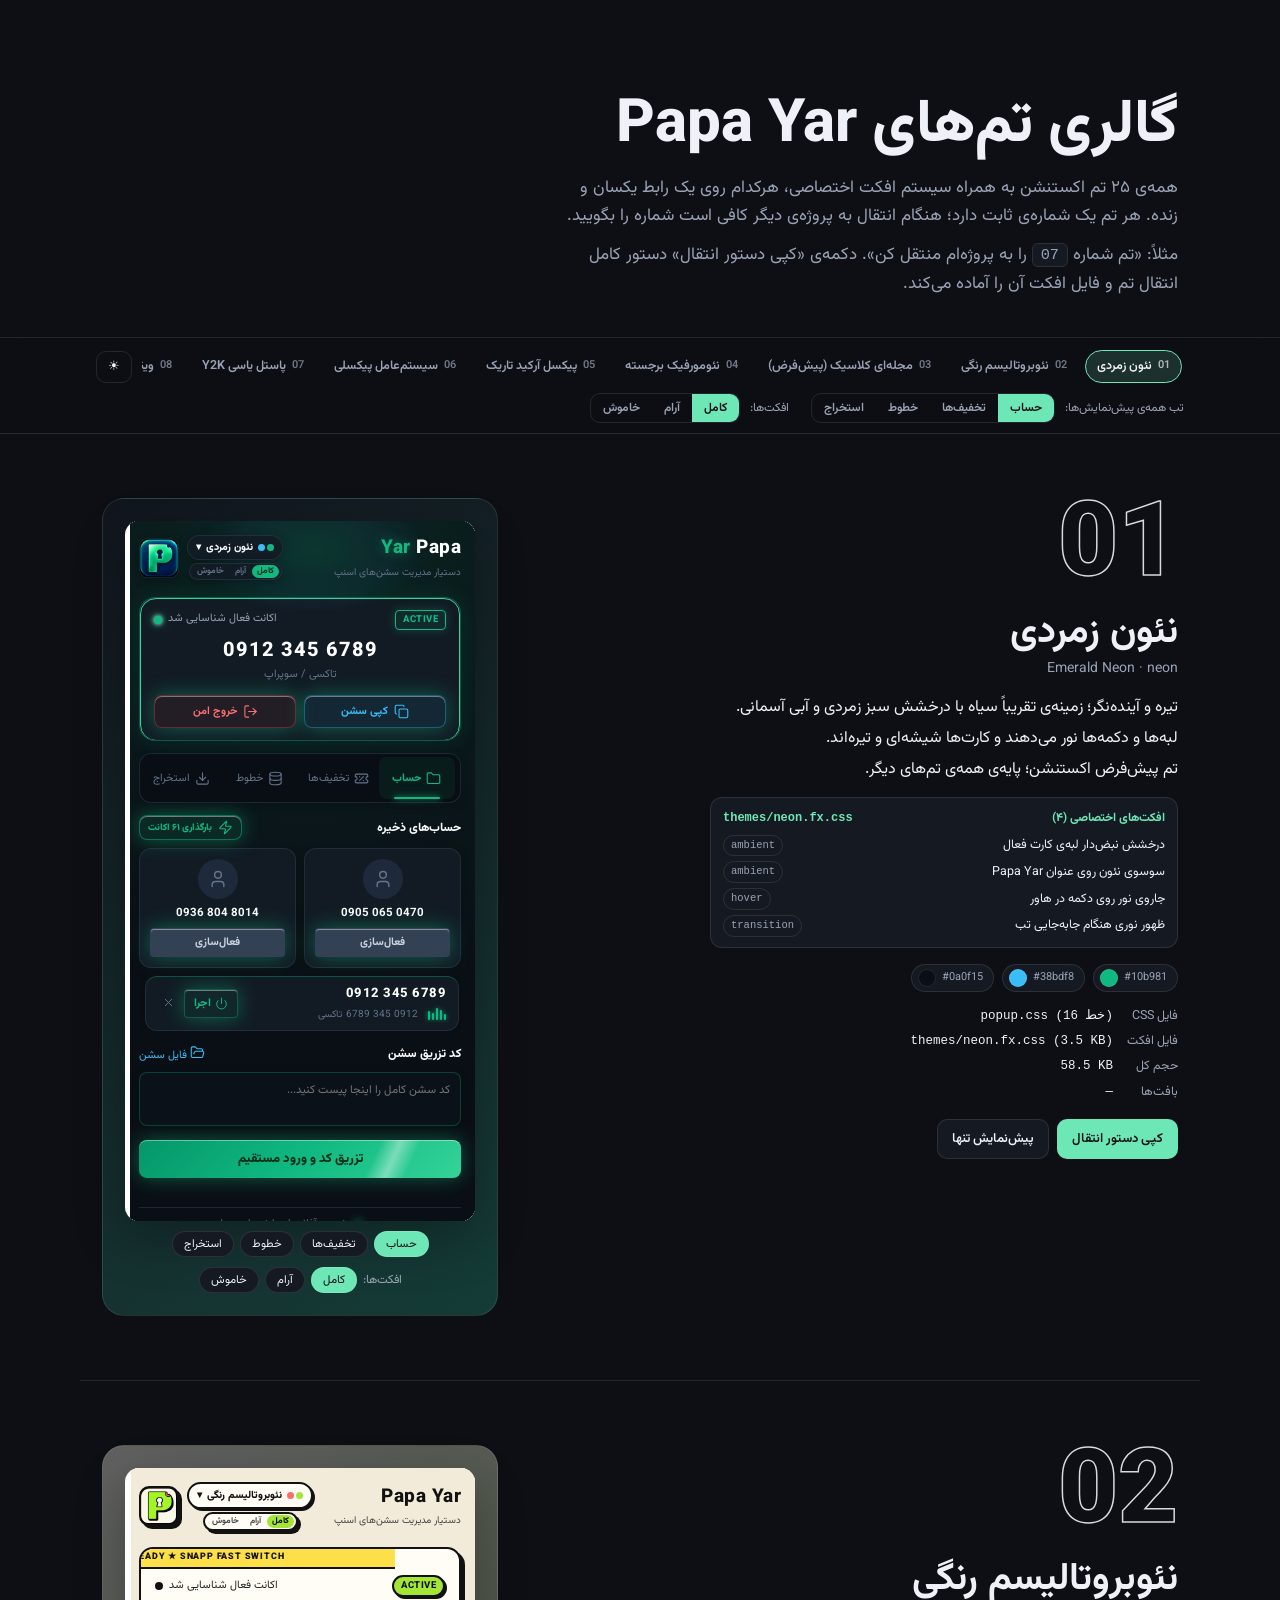
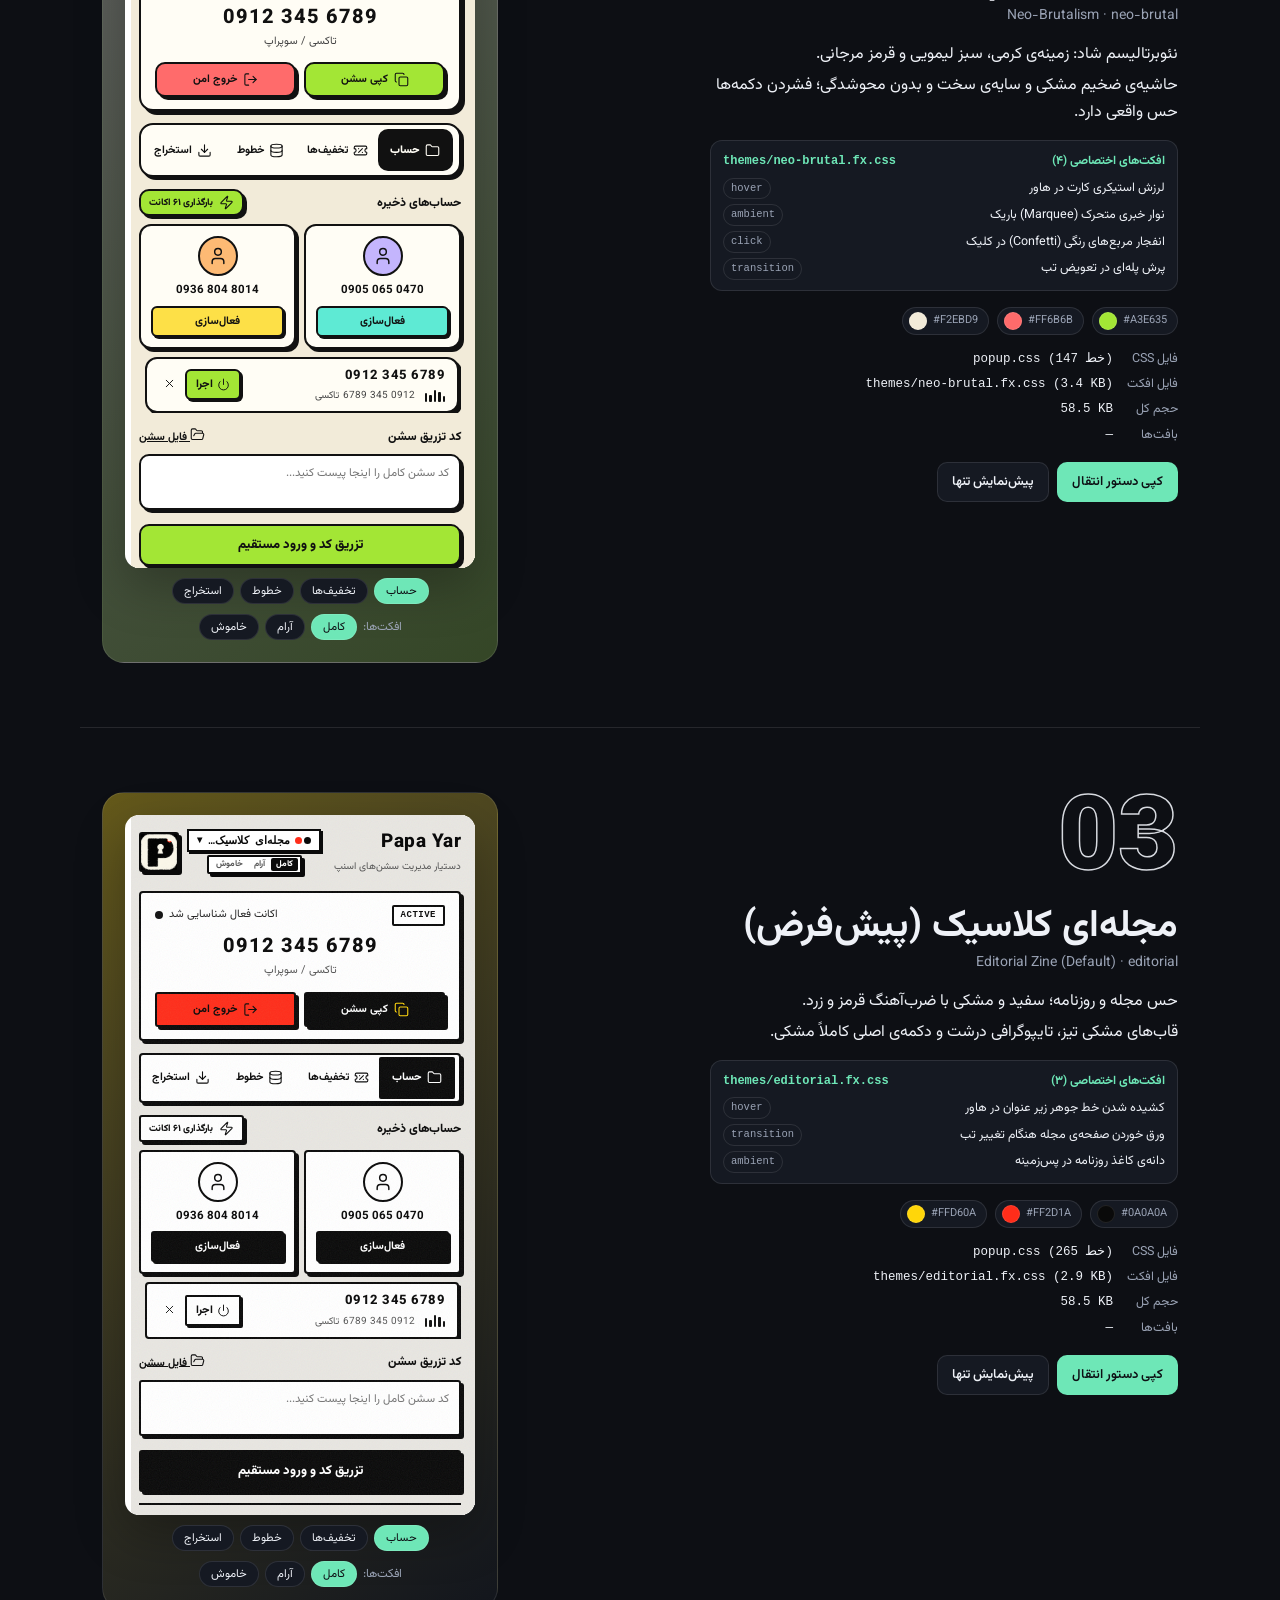
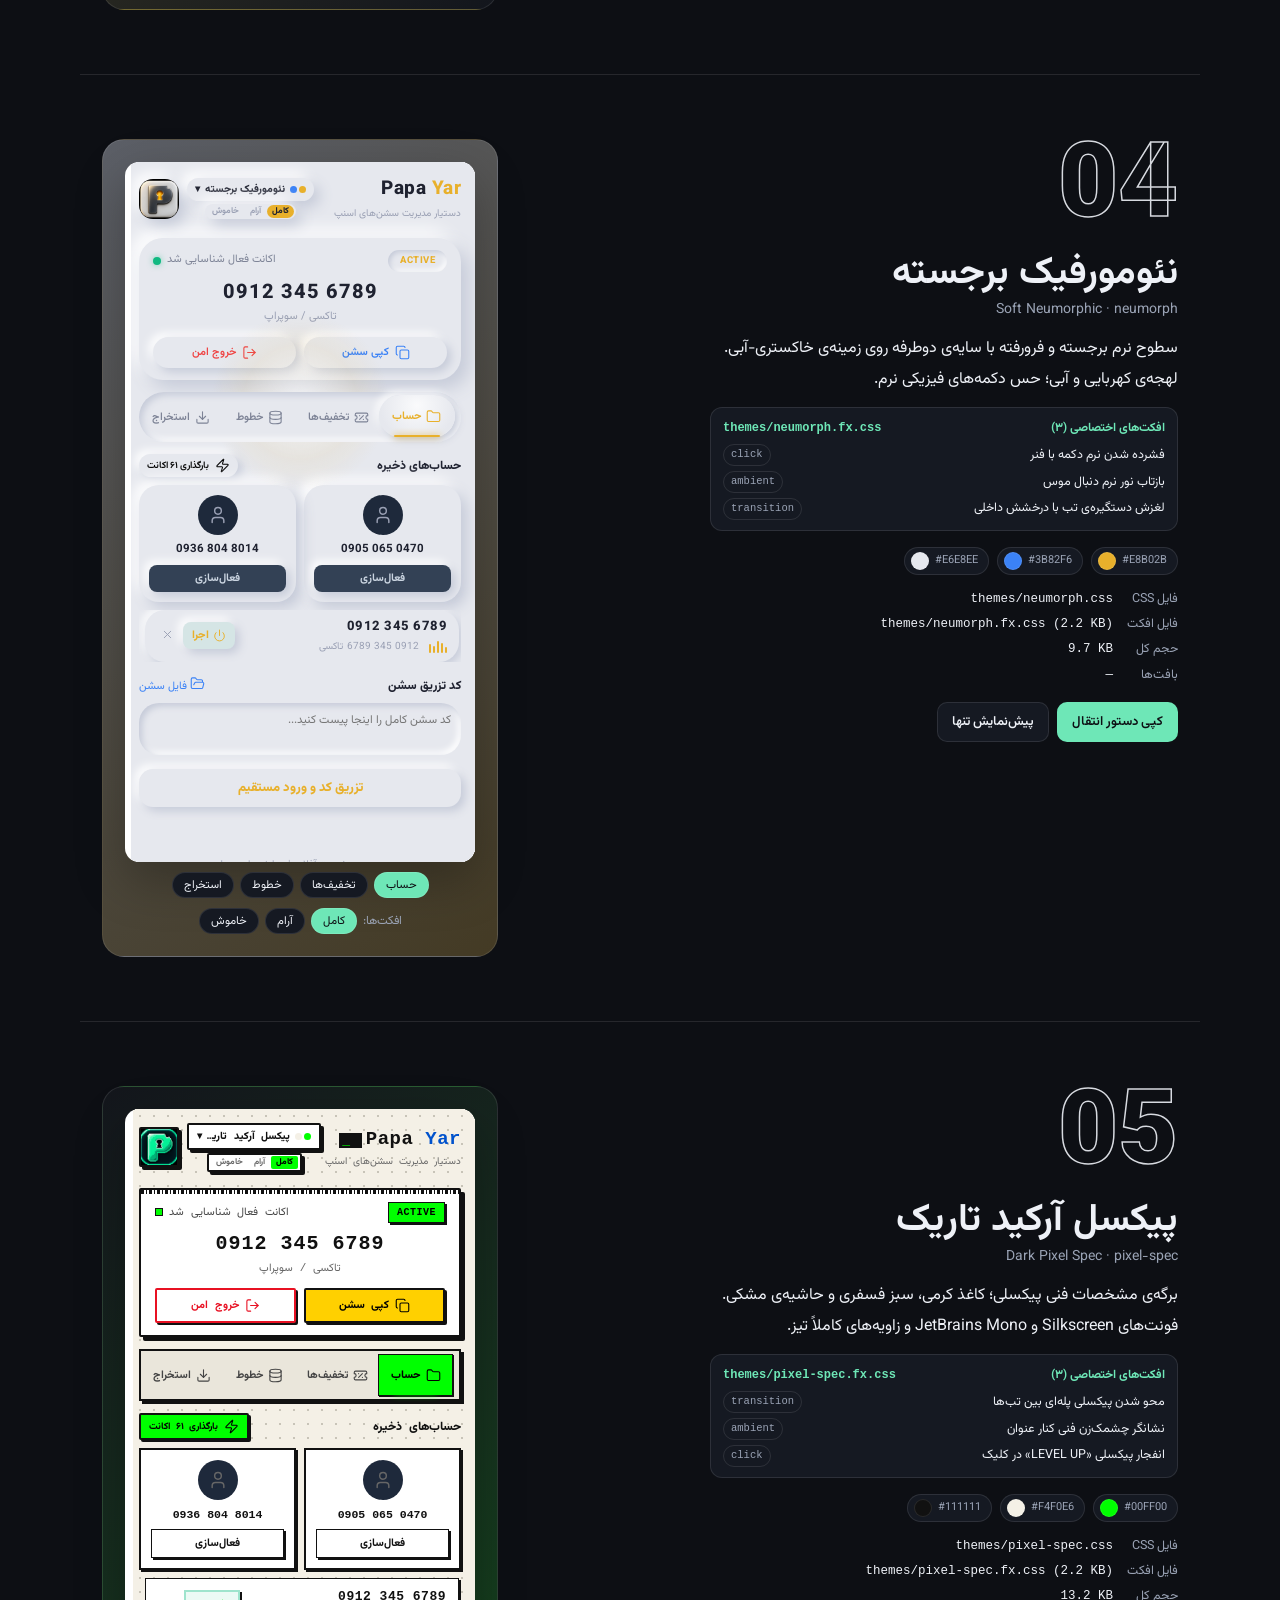
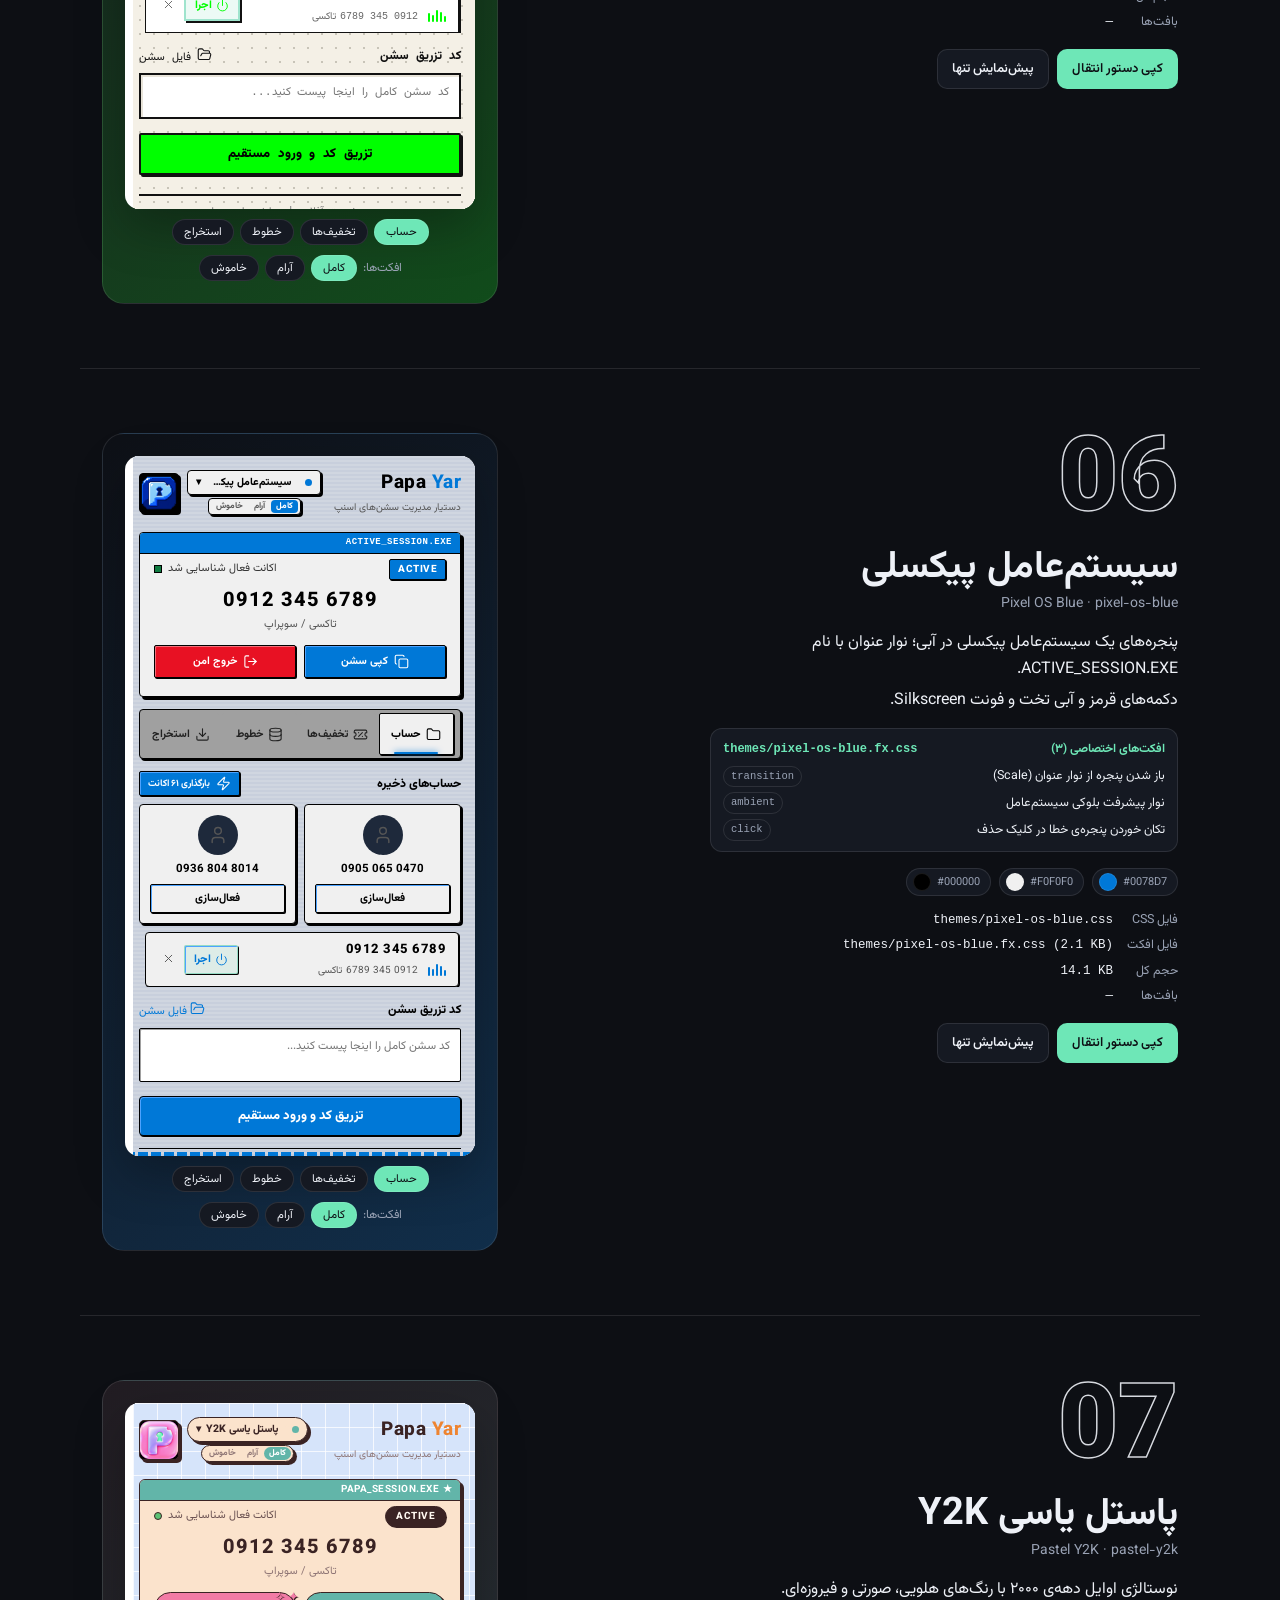
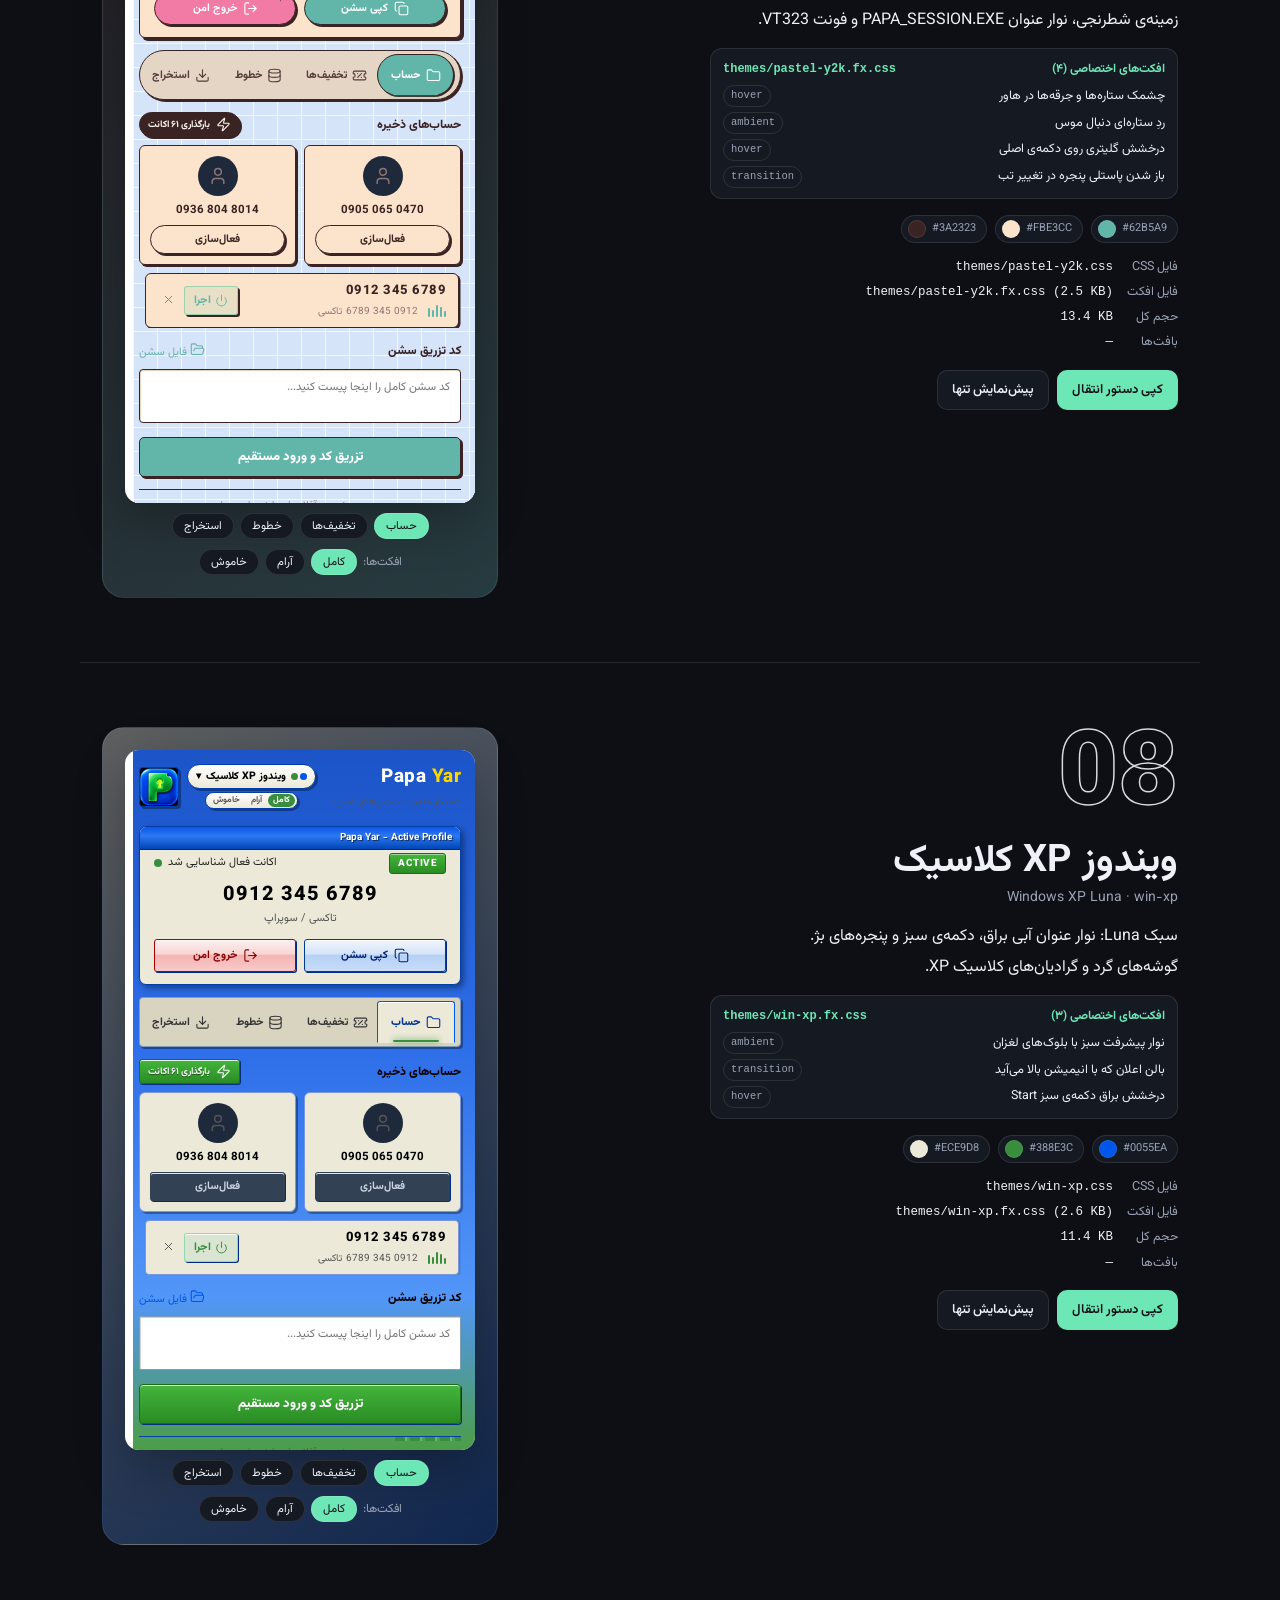
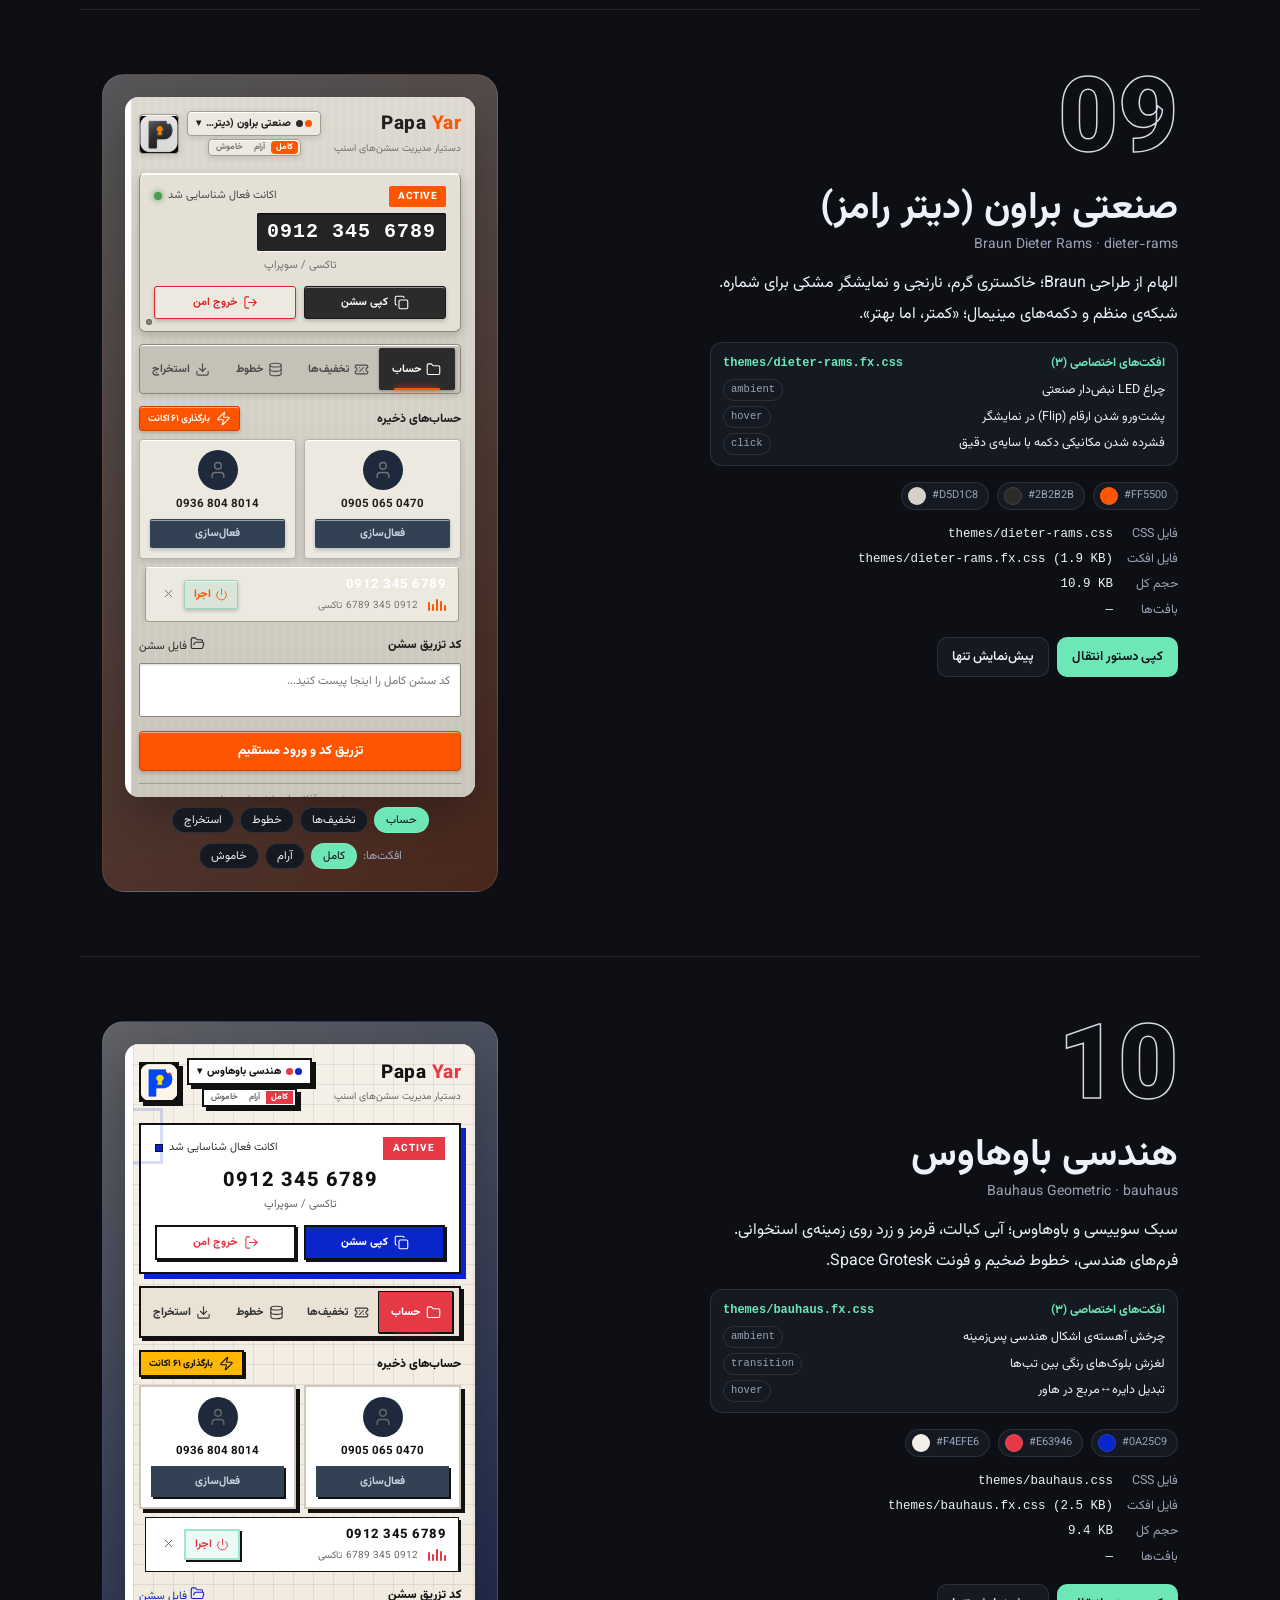
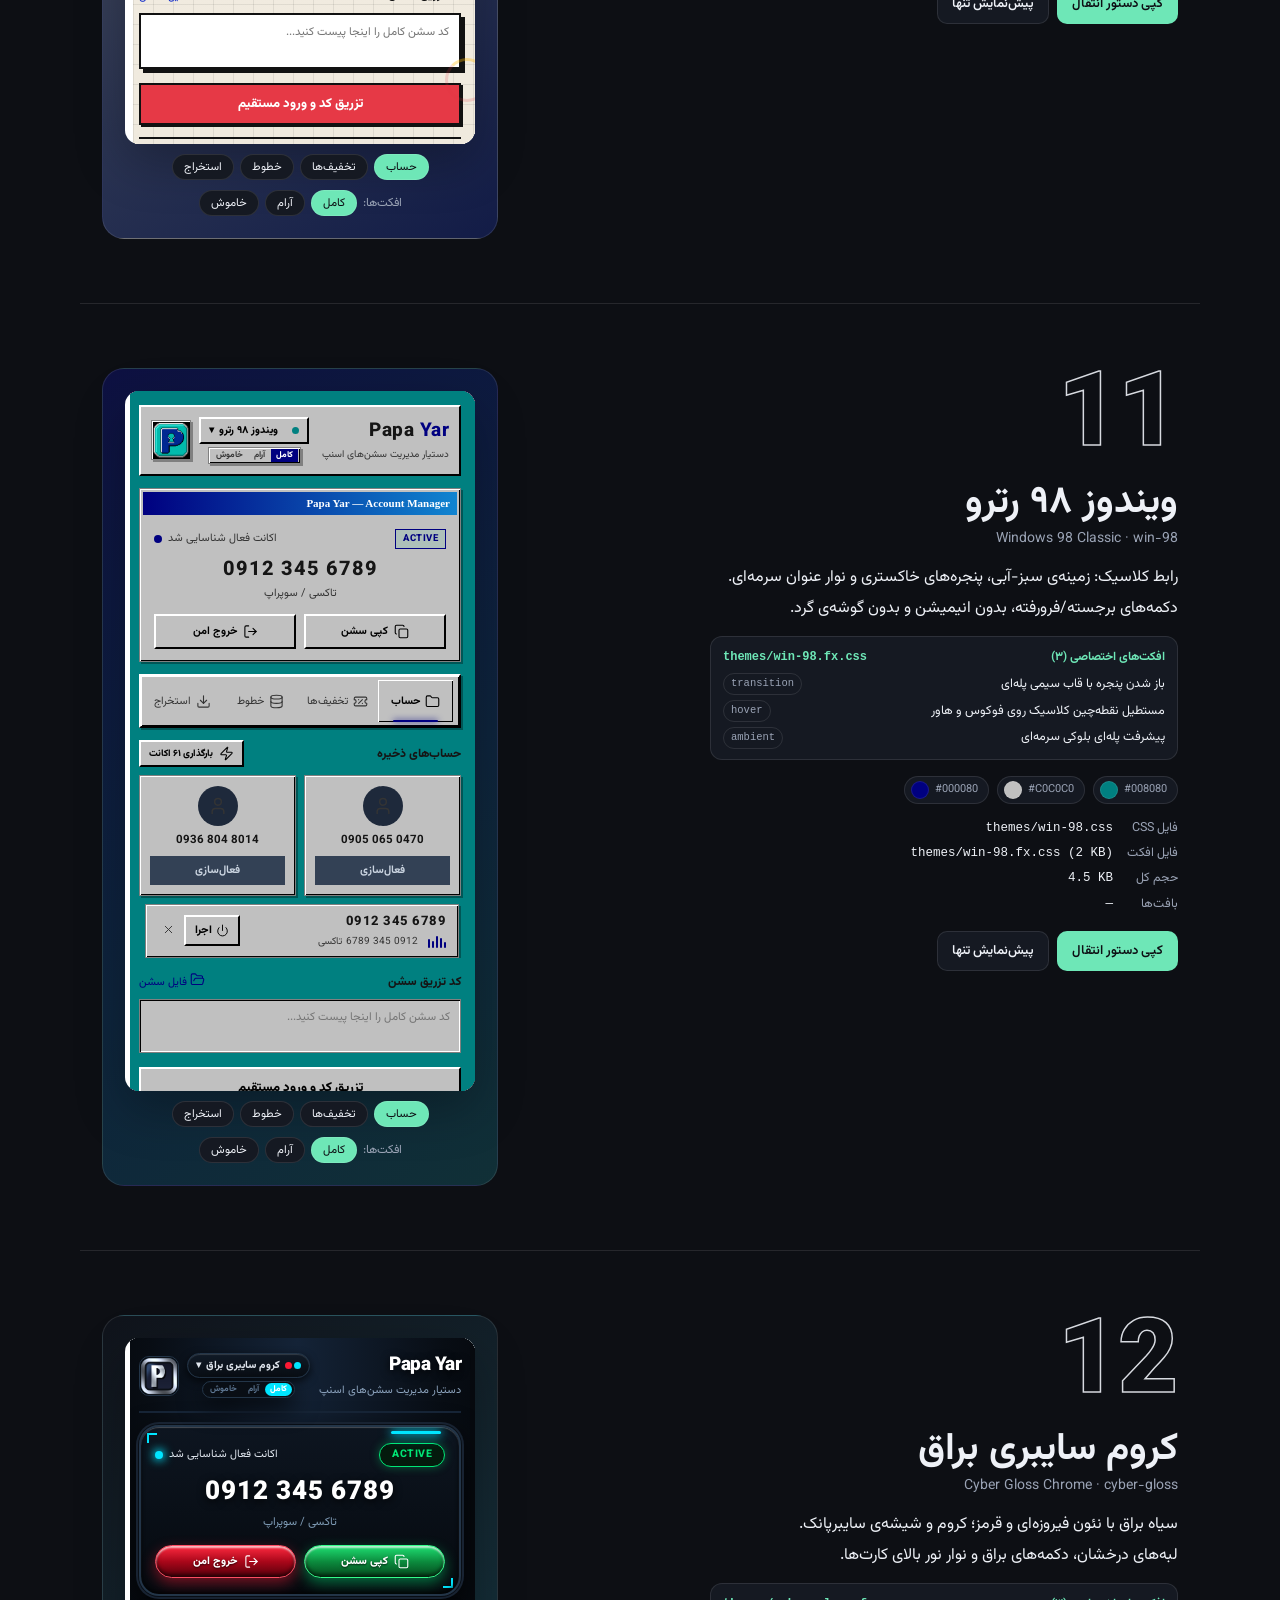
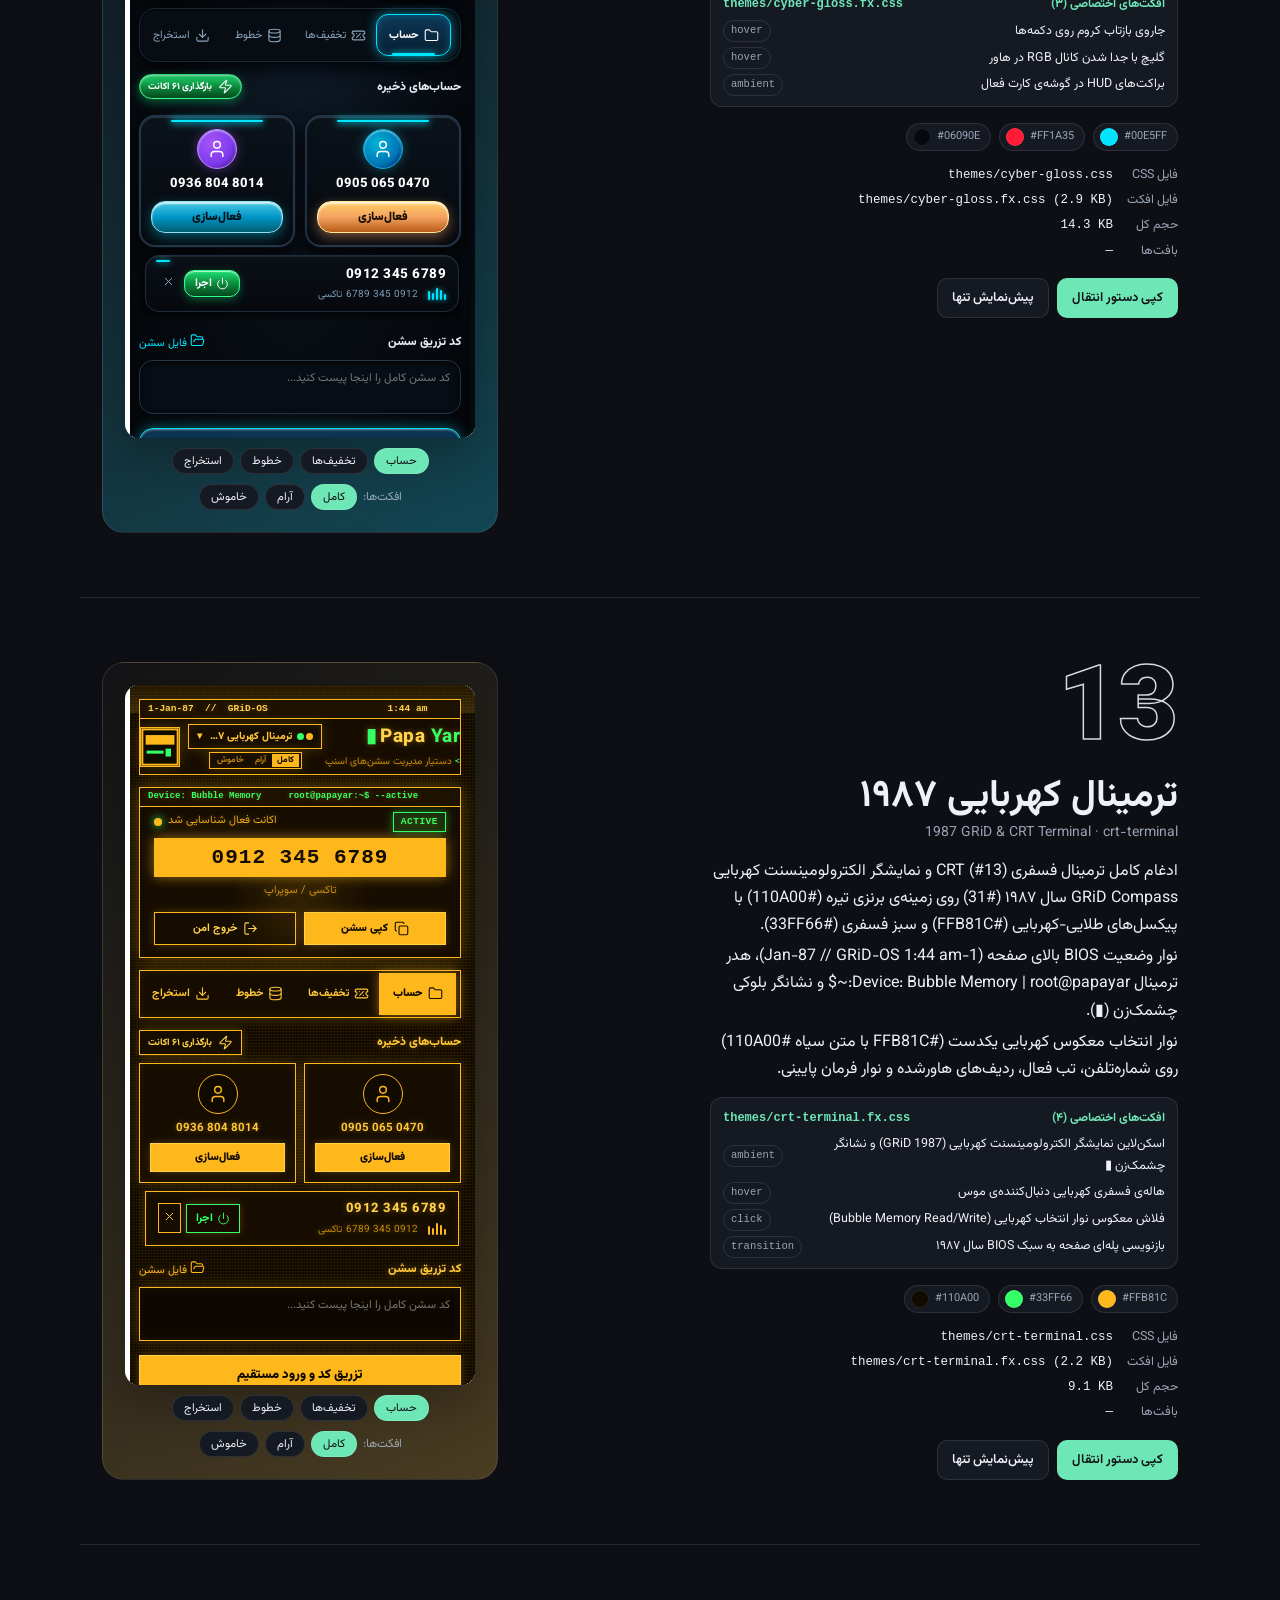
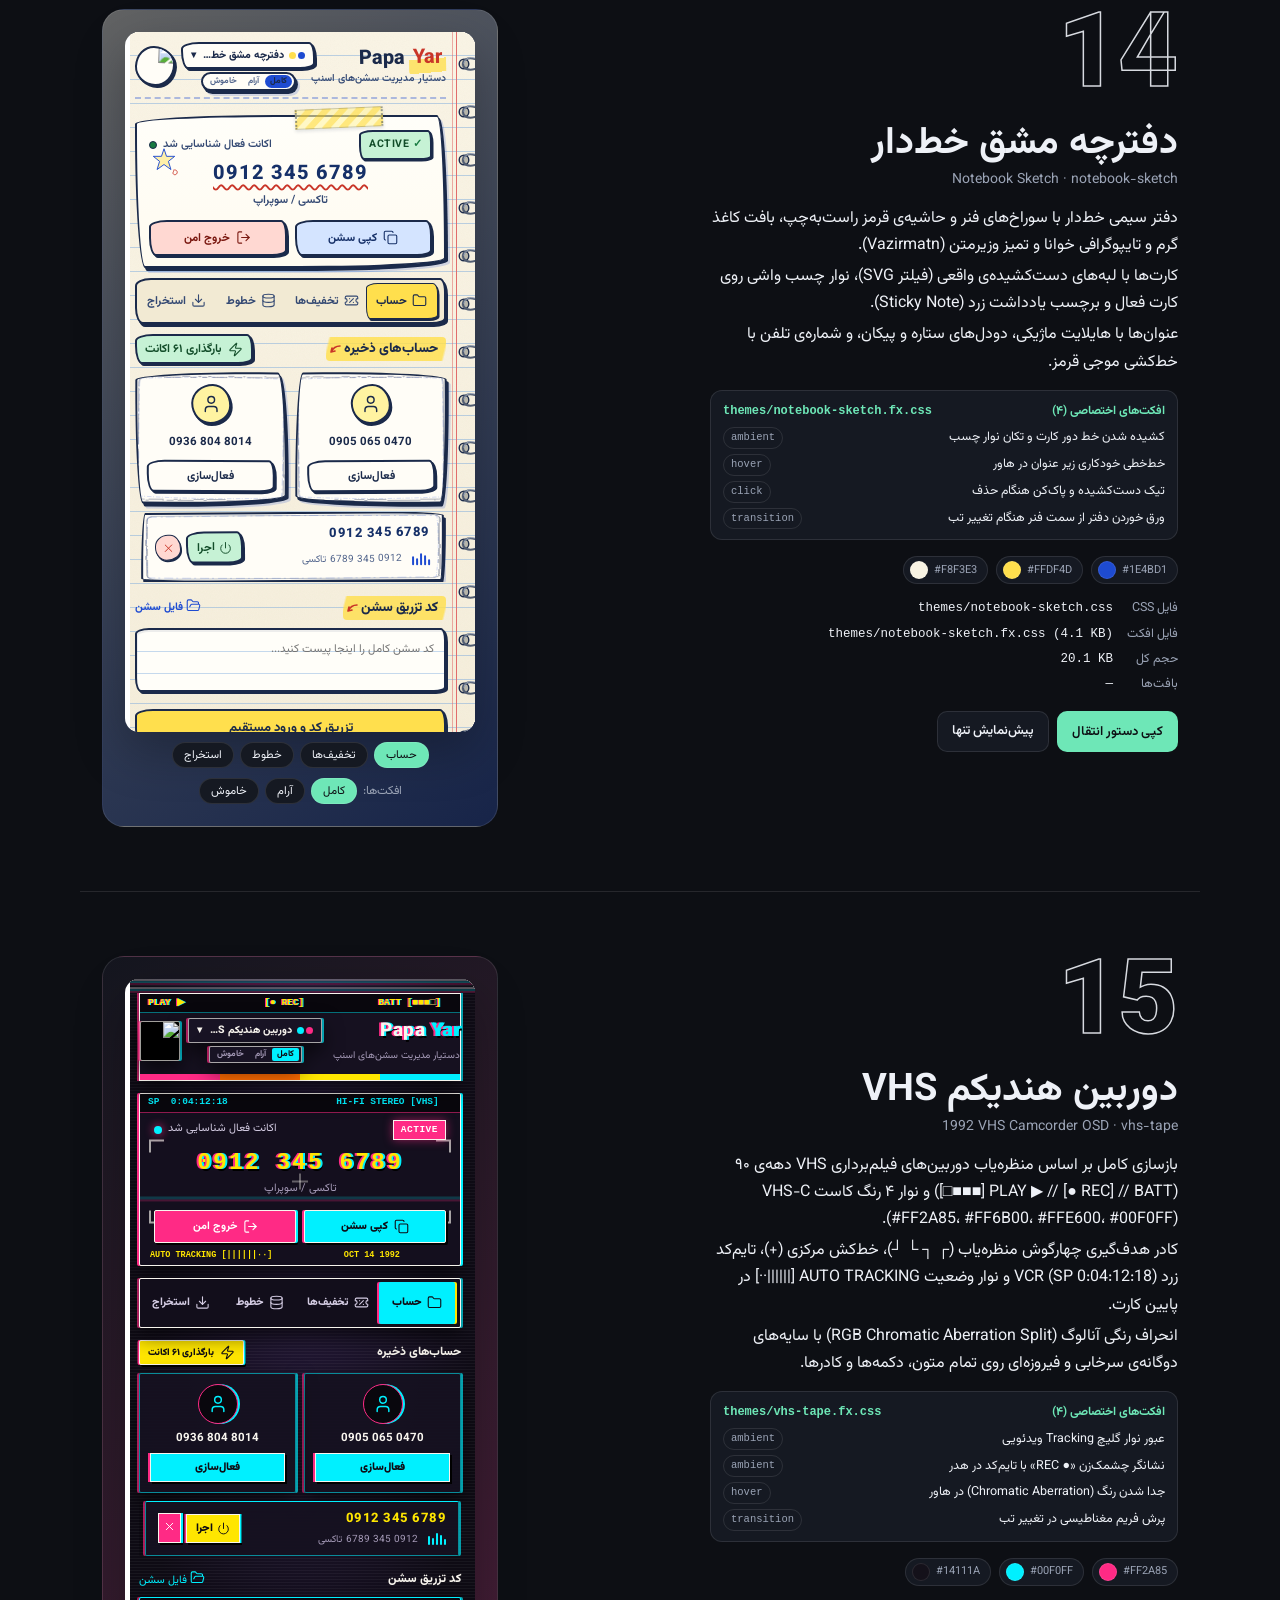
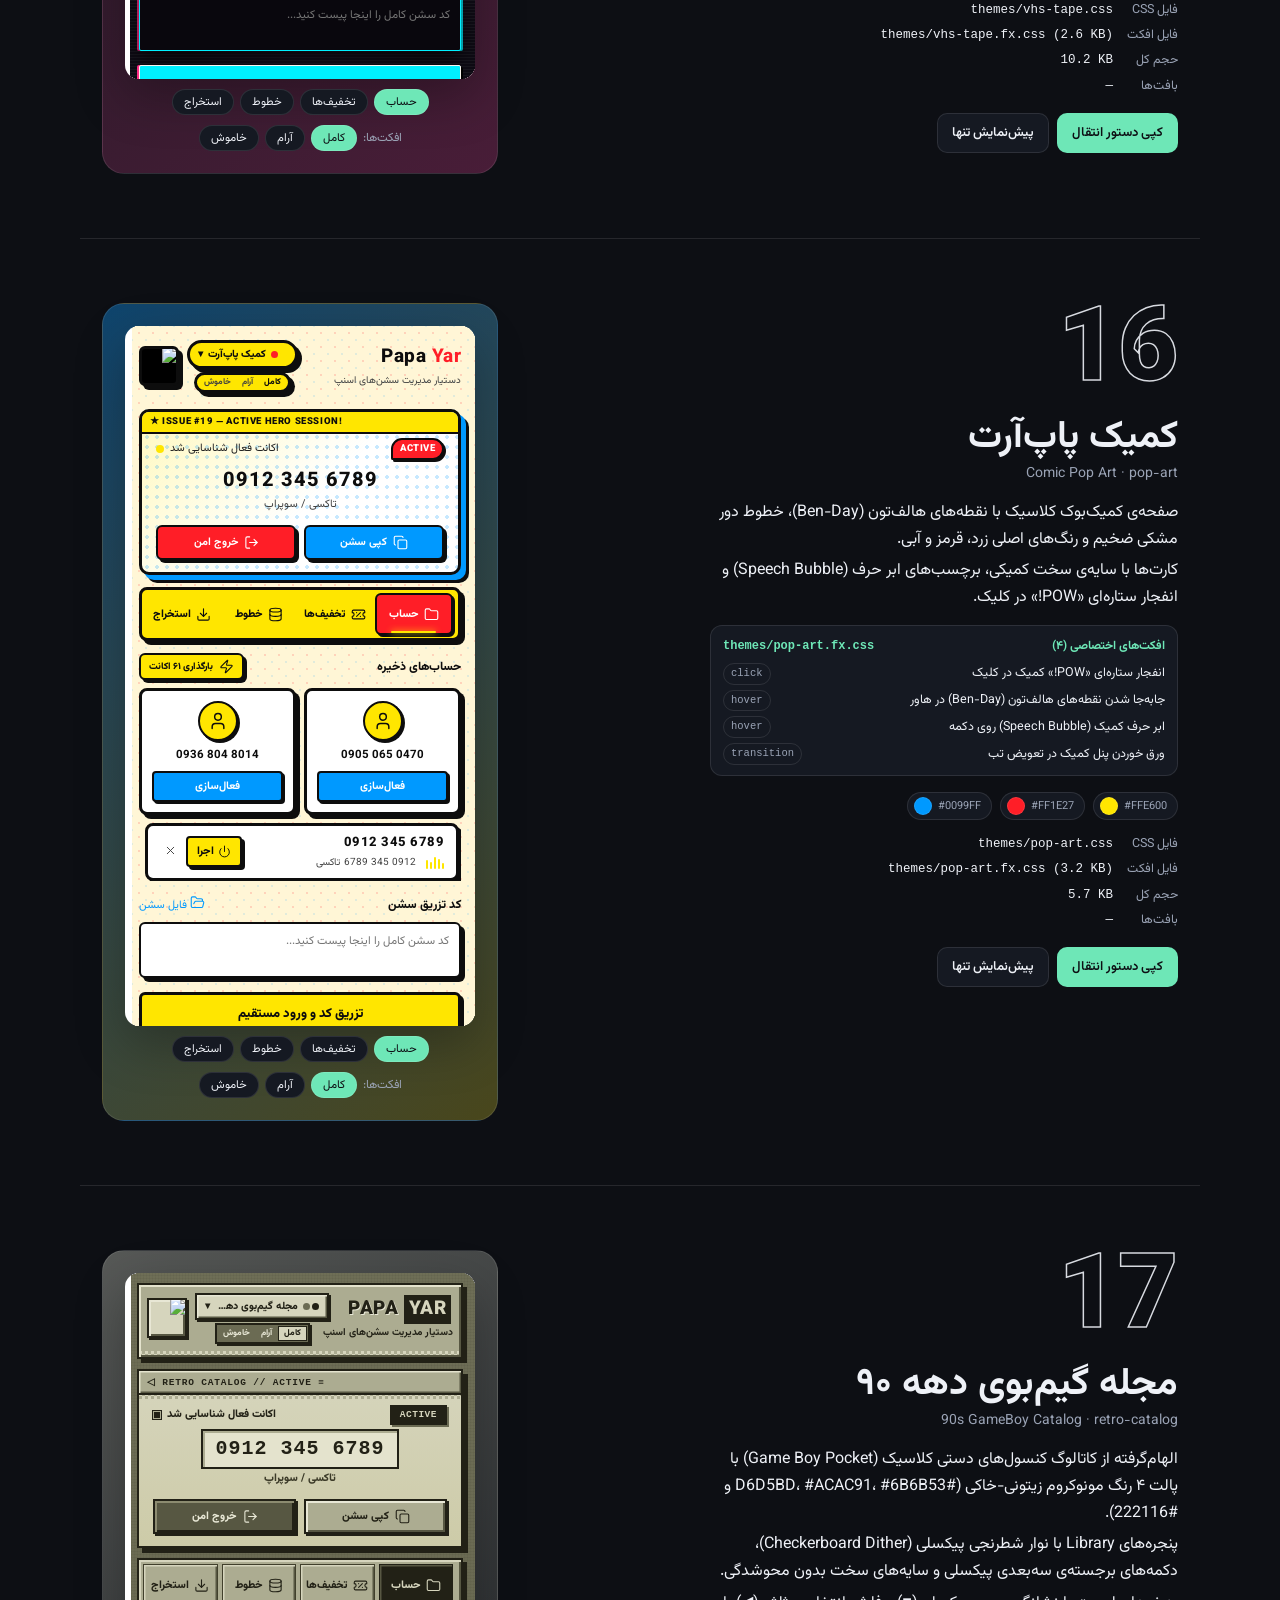
<file: index.html>
<!doctype html>
<html lang="fa" dir="rtl" data-chrome="dark">
<head>
<link rel="icon" type="image/png" href="assets/favicon.png" />
<meta charset="utf-8">
<meta name="viewport" content="width=device-width, initial-scale=1">
<title>گالری تم‌های Papa Yar</title>
<style>
@font-face{font-family:'Vazirmatn';src:url('extension-assets/fonts/Vazirmatn-Variable.woff2') format('woff2');font-weight:100 900}
*,*::before,*::after{box-sizing:border-box}
html{scroll-behavior:smooth}
body{margin:0;font-family:'Vazirmatn',Tahoma,sans-serif;line-height:1.7;background:var(--page);color:var(--ink)}
button{font-family:inherit;cursor:pointer}
:focus-visible{outline:2px solid var(--accent);outline-offset:2px}
html[data-chrome=dark]{--page:#0d0f14;--card:#151922;--ink:#eef1f7;--muted:#9aa3b5;--line:rgba(255,255,255,.1);--accent:#6ee7b7;--nav:rgba(13,15,20,.85)}
html[data-chrome=light]{--page:#f1f2f6;--card:#fff;--ink:#14171f;--muted:#5a6275;--line:rgba(0,0,0,.12);--accent:#0f766e;--nav:rgba(241,242,246,.88)}
.hero{max-width:1120px;margin:0 auto;padding:clamp(40px,7vw,90px) 22px 28px}
.hero h1{font-size:clamp(32px,6vw,60px);line-height:1.2;margin:0 0 12px;font-weight:800}
.hero p{max-width:62ch;color:var(--muted);margin:0 0 10px;font-size:clamp(14px,2vw,17px)}
.hero code{background:var(--card);border:1px solid var(--line);padding:2px 8px;border-radius:6px;font-size:.9em;direction:ltr;unicode-bidi:isolate}
.nav{position:sticky;top:0;z-index:50;background:var(--nav);backdrop-filter:blur(14px);border-block:1px solid var(--line)}
.nav-in{max-width:1120px;margin:0 auto;padding:10px 16px;display:flex;flex-direction:column;gap:8px}
.nav-row{display:flex;align-items:center;gap:10px;flex-wrap:wrap}
.chips{display:flex;gap:6px;overflow-x:auto;flex:1;padding:2px;scrollbar-width:thin}
.chips a{white-space:nowrap;text-decoration:none;color:var(--muted);font-size:12.5px;font-weight:600;padding:5px 11px;border-radius:100px;border:1px solid transparent;display:flex;gap:6px;align-items:center}
.chips a i{font-style:normal;font-size:11px;opacity:.7;direction:ltr}
.chips a:hover{color:var(--ink);border-color:var(--line)}
.chips a.on{color:var(--ink);border-color:var(--accent);background:color-mix(in srgb,var(--accent) 16%,transparent)}
.seg{display:flex;border:1px solid var(--line);border-radius:10px;overflow:hidden;flex:none}
.seg button{border:0;background:transparent;color:var(--muted);padding:5px 12px;font-size:12px;font-weight:600}
.seg button.on{background:var(--accent);color:var(--page)}
.lbl{font-size:12px;color:var(--muted);flex:none}
.tog{flex:none;border:1px solid var(--line);background:transparent;color:var(--ink);border-radius:10px;width:36px;height:32px}
.theme{max-width:1120px;margin:0 auto;padding:clamp(34px,5vw,64px) 22px;scroll-margin-top:96px;display:grid;grid-template-columns:1fr auto;gap:clamp(24px,4vw,56px);align-items:start;border-bottom:1px solid var(--line)}
.info{min-width:0;position:sticky;top:118px}
.num{font-size:clamp(54px,9vw,104px);font-weight:900;line-height:1;direction:ltr;text-align:right;color:transparent;-webkit-text-stroke:1.5px var(--ink);opacity:.9}
.info h2{margin:6px 0 0;font-size:clamp(24px,3.6vw,38px);line-height:1.3}
.en{color:var(--muted);direction:ltr;text-align:right;font-size:14px;margin-bottom:12px}
.desc{padding:0;margin:0 0 14px;list-style:none;max-width:52ch}
.desc li{margin-bottom:4px;color:var(--ink)}
.fx-box{margin:12px 0 16px;padding:10px 12px;border:1px solid var(--line);border-radius:12px;background:var(--card);max-width:52ch}
.fx-head{font-size:12px;font-weight:700;color:var(--accent);margin-bottom:6px;display:flex;align-items:center;justify-content:space-between}
.fx-list{list-style:none;padding:0;margin:0;display:flex;flex-direction:column;gap:5px}
.fx-list li{display:flex;align-items:center;justify-content:space-between;gap:8px;font-size:12.5px}
.fx-trig{font-size:10.5px;padding:1px 7px;border-radius:100px;border:1px solid var(--line);color:var(--muted);direction:ltr;font-family:ui-monospace,Menlo,monospace}
.sw{display:flex;gap:8px;margin:14px 0}
.sw button{display:flex;align-items:center;gap:6px;border:1px solid var(--line);background:var(--card);color:var(--muted);border-radius:100px;padding:4px 10px 4px 6px;font-size:11px;direction:ltr}
.sw b{width:18px;height:18px;border-radius:50%;border:1px solid var(--line)}
dl{display:grid;grid-template-columns:auto 1fr;gap:4px 14px;margin:0 0 16px;font-size:12.5px}
dt{color:var(--muted)} dd{margin:0;direction:ltr;text-align:right;font-family:ui-monospace,Menlo,monospace}
.acts{display:flex;flex-wrap:wrap;gap:8px}
.btn{border:1px solid var(--line);background:var(--card);color:var(--ink);border-radius:10px;padding:8px 14px;font-size:13px;font-weight:600;text-decoration:none}
.btn.pri{background:var(--accent);color:var(--page);border-color:transparent}
.btn:hover{filter:brightness(1.1)}
.stage{border-radius:22px;padding:22px;border:1px solid var(--line);position:relative}
.stage iframe{display:block;width:350px;height:700px;border:0;border-radius:14px;background:#fff;box-shadow:0 18px 50px rgba(0,0,0,.28)}
.stage .tabs,.stage .fx-stage-bar{display:flex;gap:6px;justify-content:center;margin-top:10px;align-items:center}
.stage .tabs button,.stage .fx-stage-bar button{border:1px solid var(--line);background:var(--card);color:var(--ink);border-radius:100px;font-size:11.5px;padding:3px 11px}
.stage .tabs button.on,.stage .fx-stage-bar button.on{background:var(--accent);color:var(--page)}
footer{max-width:1120px;margin:0 auto;padding:40px 22px 70px;color:var(--muted);font-size:14px;text-align:center}
.toast{position:fixed;bottom:22px;left:50%;transform:translateX(-50%);background:var(--ink);color:var(--page);padding:9px 18px;border-radius:10px;font-size:13px;opacity:0;pointer-events:none;transition:opacity .2s;z-index:99}
.toast.show{opacity:1}
@media(max-width:860px){.theme{grid-template-columns:1fr;justify-items:stretch}.info{position:static}.stage{justify-self:center;max-width:100%;overflow:auto}}
@media(prefers-reduced-motion:reduce){*{transition:none!important;scroll-behavior:auto!important}}
</style>
</head>
<body>
<header class="hero">
  <h1>گالری تم‌های Papa Yar</h1>
  <p>همه‌ی ۲۵ تم اکستنشن به همراه سیستم افکت اختصاصی، هرکدام روی یک رابط یکسان و زنده. هر تم یک شماره‌ی ثابت دارد؛ هنگام انتقال به پروژه‌ی دیگر کافی است شماره را بگویید.</p>
  <p>مثلاً: «تم شماره <code>07</code> را به پروژه‌ام منتقل کن». دکمه‌ی «کپی دستور انتقال» دستور کامل انتقال تم و فایل افکت آن را آماده می‌کند.</p>
</header>
<nav class="nav" aria-label="فهرست تم‌ها">
  <div class="nav-in">
    <div class="nav-row"><div class="chips" id="chips"></div><button class="tog" id="chrome" aria-label="تغییر روشنایی صفحه">☀︎</button></div>
    <div class="nav-row">
      <span class="lbl">تب همه‌ی پیش‌نمایش‌ها:</span>
      <div class="seg" id="seg"><button class="on" data-tab="tab-main">حساب</button><button data-tab="tab-vouchers">تخفیف‌ها</button><button data-tab="tab-accounts">خطوط</button><button data-tab="tab-export">استخراج</button></div>
      <span class="lbl" style="margin-inline-start:12px">افکت‌ها:</span>
      <div class="seg" id="fxSeg"><button class="on" data-fx="full">کامل</button><button data-fx="calm">آرام</button><button data-fx="off">خاموش</button></div>
    </div>
  </div>
</nav>
<main id="main"></main>
<footer><b id="cnt"></b> تم · کلیدهای ← و → بین تم‌ها جابه‌جا می‌شوند · جزئیات فنی در <code>THEMES.md</code></footer>
<div class="toast" id="toast"></div>
<script src="catalog.js"></script>
<script>
(function(){
var TABS=[['tab-main','حساب'],['tab-vouchers','تخفیف‌ها'],['tab-accounts','خطوط'],['tab-export','استخراج']];
var FX_MODES=[['full','کامل'],['calm','آرام'],['off','خاموش']];
var cur='tab-main',curFx='full',C=window.CATALOG,main=document.getElementById('main'),chips=document.getElementById('chips'),frames=[];
var pad=function(n){return (n<10?'0':'')+n};
var fa=function(s){return String(s).replace(/\d/g,function(d){return '۰۱۲۳۴۵۶۷۸۹'[d]})};
function toast(m){var t=document.getElementById('toast');t.textContent=m;t.classList.add('show');clearTimeout(t._h);t._h=setTimeout(function(){t.classList.remove('show')},1600)}
function copy(txt,msg){(navigator.clipboard?navigator.clipboard.writeText(txt):Promise.reject()).catch(function(){var a=document.createElement('textarea');a.value=txt;document.body.appendChild(a);a.select();document.execCommand('copy');a.remove()}).then?0:0;toast(msg)}
function esc(s){return String(s).replace(/[&<>"]/g,function(c){return {'&':'&amp;','<':'&lt;','>':'&gt;','"':'&quot;'}[c]})}
C.forEach(function(t){
  var a=document.createElement('a');a.href='#t-'+t.id;a.dataset.id=t.id;a.innerHTML='<i>'+pad(t.n)+'</i>'+esc(t.title);chips.appendChild(a);
  var s=document.createElement('section');s.className='theme';s.id='t-'+t.id;
  var tint=t.swatches[2]||t.swatches[0];
  var where=t.inPopup?'popup.css (خط '+t.tokenLine+')':t.cssFile;
  var fxWhere=t.fxFile||('themes/'+t.id+'.fx.css');
  var prompt='تم شماره '+pad(t.n)+' ('+t.en+' — '+t.title+') را به همراه افکت‌های اختصاصی‌اش از پروژه‌ی Papa Yar Theme Gallery به پروژه‌ی من منتقل کن. فایل‌های مرجع: '+where+' و '+fxWhere+' (به همراه theme-fx.js).';
  var fxItems=(t.effects||[]).map(function(fx){return '<li><span>'+esc(fx.nameFa)+'</span><span class="fx-trig">'+esc(fx.trigger)+'</span></li>'}).join('');
  s.innerHTML='<div class="info"><div class="num">'+pad(t.n)+'</div><h2>'+esc(t.title)+'</h2><div class="en">'+esc(t.en)+' · '+esc(t.id)+'</div>'
   +'<ul class="desc">'+t.desc.map(function(d){return '<li>'+esc(d)+'</li>'}).join('')+'</ul>'
   +'<div class="fx-box"><div class="fx-head"><span>افکت‌های اختصاصی ('+fa((t.effects||[]).length)+')</span><code>'+esc(fxWhere)+'</code></div><ul class="fx-list">'+fxItems+'</ul></div>'
   +'<div class="sw">'+t.swatches.map(function(c){return '<button data-c="'+c+'" title="کپی رنگ"><b style="background:'+c+'"></b>'+c+'</button>'}).join('')+'</div>'
   +'<dl><dt>فایل CSS</dt><dd>'+esc(where)+'</dd><dt>فایل افکت</dt><dd>'+esc(fxWhere)+' ('+(t.fxKb||0)+' KB)</dd><dt>حجم کل</dt><dd>'+t.kb+' KB</dd><dt>بافت‌ها</dt><dd>'+(t.textures.join(', ')||'—')+'</dd></dl>'
   +'<div class="acts"><button class="btn pri" data-p="1">کپی دستور انتقال</button><a class="btn" target="_blank" href="preview.html?theme='+t.id+'">پیش‌نمایش تنها</a></div></div>'
   +'<div class="stage" style="background:linear-gradient(145deg,color-mix(in srgb,'+tint+' 34%,var(--card)),color-mix(in srgb,'+t.swatches[0]+' 22%,var(--card)))"><iframe loading="lazy" title="'+esc(t.title)+'" src="preview.html?theme='+t.id+'&fx='+curFx+'"></iframe>'
   +'<div class="tabs">'+TABS.map(function(x){return '<button data-tab="'+x[0]+'"'+(x[0]===cur?' class="on"':'')+'>'+x[1]+'</button>'}).join('')+'</div>'
   +'<div class="fx-stage-bar"><span class="lbl">افکت‌ها:</span>'+FX_MODES.map(function(m){return '<button data-fx-btn="'+m[0]+'"'+(m[0]===curFx?' class="on"':'')+'>'+m[1]+'</button>'}).join('')+'</div></div>';
  s.querySelector('[data-p]').onclick=function(){copy(prompt,'دستور انتقال تم '+fa(pad(t.n))+' کپی شد')};
  s.querySelectorAll('[data-c]').forEach(function(b){b.onclick=function(){copy(b.dataset.c,'رنگ '+b.dataset.c+' کپی شد')}});
  var f=s.querySelector('iframe');frames.push({f:f,s:s});
  s.querySelectorAll('.tabs button').forEach(function(b){b.onclick=function(){f.contentWindow.postMessage({pyTab:b.dataset.tab},'*');mark(s,b.dataset.tab)}});
  s.querySelectorAll('.fx-stage-bar button').forEach(function(b){b.onclick=function(){var fm=b.getAttribute('data-fx-btn');f.contentWindow.postMessage({pyFx:fm},'*');markFx(s,fm)}});
  main.appendChild(s);
});
function mark(s,tab){s.querySelectorAll('.tabs button').forEach(function(b){b.classList.toggle('on',b.dataset.tab===tab)})}
function markFx(s,fx){s.querySelectorAll('.fx-stage-bar button').forEach(function(b){b.classList.toggle('on',b.getAttribute('data-fx-btn')===fx)})}
function setAll(tab){cur=tab;document.querySelectorAll('#seg button').forEach(function(b){b.classList.toggle('on',b.dataset.tab===tab)});frames.forEach(function(o){mark(o.s,tab);try{o.f.contentWindow.postMessage({pyTab:tab},'*')}catch(e){}})}
function setAllFx(fx){curFx=fx;document.querySelectorAll('#fxSeg button').forEach(function(b){b.classList.toggle('on',b.dataset.fx===fx)});frames.forEach(function(o){markFx(o.s,fx);try{o.f.contentWindow.postMessage({pyFx:fx},'*')}catch(e){}})}
document.querySelectorAll('#seg button').forEach(function(b){b.onclick=function(){setAll(b.dataset.tab)}});
document.querySelectorAll('#fxSeg button').forEach(function(b){b.onclick=function(){setAllFx(b.dataset.fx)}});
frames.forEach(function(o){o.f.addEventListener('load',function(){if(cur!=='tab-main')o.f.contentWindow.postMessage({pyTab:cur},'*');if(curFx!=='full')o.f.contentWindow.postMessage({pyFx:curFx},'*')})});
addEventListener('message',function(e){if(e.data&&e.data.pyTab){frames.forEach(function(o){if(o.f.contentWindow===e.source)mark(o.s,e.data.pyTab)})}});
document.getElementById('cnt').textContent=fa(C.length);
var links=[].slice.call(chips.children),idx=0;
var io=new IntersectionObserver(function(en){en.forEach(function(x){if(x.isIntersecting){links.forEach(function(l){l.classList.toggle('on',l.dataset.id===x.target.id.slice(2))});idx=C.findIndex(function(t){return 't-'+t.id===x.target.id});var a=links[idx];if(a)a.scrollIntoView({inline:'center',block:'nearest'})}})},{rootMargin:'-45% 0px -50% 0px'});
var pauseIo=new IntersectionObserver(function(en){en.forEach(function(x){var fr=x.target.querySelector('iframe');if(!fr||!fr.contentDocument||!fr.contentDocument.documentElement)return;if(x.isIntersecting){fr.contentDocument.documentElement.removeAttribute('data-fx-paused')}else{fr.contentDocument.documentElement.setAttribute('data-fx-paused','')}})},{rootMargin:'250px 0px'});
frames.forEach(function(o){io.observe(o.s);pauseIo.observe(o.s)});
addEventListener('keydown',function(e){if(/INPUT|TEXTAREA|SELECT/.test((e.target||{}).tagName))return;var d=e.key==='ArrowLeft'?1:e.key==='ArrowRight'?-1:0;if(!d)return;var n=Math.max(0,Math.min(C.length-1,idx+d));if(n!==idx){frames[n].s.scrollIntoView({behavior:'smooth'})}});
document.getElementById('chrome').onclick=function(){var h=document.documentElement,n=h.dataset.chrome==='dark'?'light':'dark';h.dataset.chrome=n;this.textContent=n==='dark'?'☀︎':'☾'};
})();
</script>
</body>
</html>
</file>
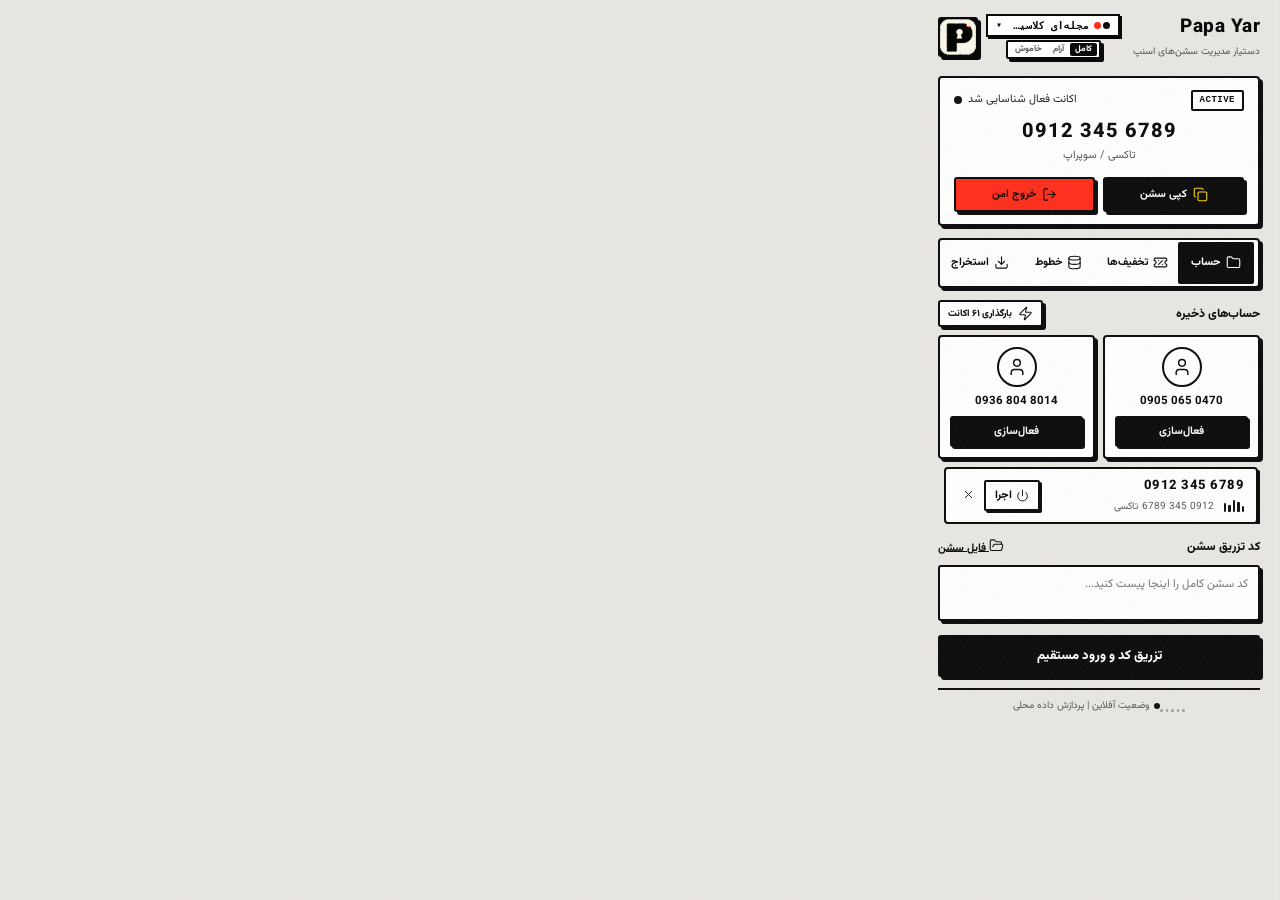
<file: preview.html>
<!DOCTYPE html>
<html lang="fa" dir="rtl" data-fx="full">
<head>
<link rel="icon" type="image/png" href="assets/favicon.png" />
<meta charset="UTF-8">
<title>Papa Yar — Theme Preview</title>
<script src="extension-assets/theme-registry.js"></script>
<script>document.documentElement.dataset.theme=getThemeDefinition(new URLSearchParams(location.search).get('theme')).id;</script>
<!-- THEME_CSS_LINKS_START -->
<link rel="stylesheet" href="extension-assets/popup.css">
  <link rel="stylesheet" href="extension-assets/themes/neumorph.css">
  <link rel="stylesheet" href="extension-assets/themes/pixel-spec.css">
  <link rel="stylesheet" href="extension-assets/themes/pixel-os-blue.css">
  <link rel="stylesheet" href="extension-assets/themes/pastel-y2k.css">
  <link rel="stylesheet" href="extension-assets/themes/win-xp.css">
  <link rel="stylesheet" href="extension-assets/themes/dieter-rams.css">
  <link rel="stylesheet" href="extension-assets/themes/bauhaus.css">
  <link rel="stylesheet" href="extension-assets/themes/win-98.css">
  <link rel="stylesheet" href="extension-assets/themes/cyber-gloss.css">
  <link rel="stylesheet" href="extension-assets/themes/crt-terminal.css">
  <link rel="stylesheet" href="extension-assets/themes/notebook-sketch.css">
  <link rel="stylesheet" href="extension-assets/themes/vhs-tape.css">
  <link rel="stylesheet" href="extension-assets/themes/pop-art.css">
  <link rel="stylesheet" href="extension-assets/themes/retro-catalog.css">
  <link rel="stylesheet" href="extension-assets/themes/mac-1bit.css">
  <link rel="stylesheet" href="extension-assets/themes/nokia-lcd.css">
  <link rel="stylesheet" href="extension-assets/themes/liquid-glass.css">
  <link rel="stylesheet" href="extension-assets/themes/cyberdeck-hud.css">
  <link rel="stylesheet" href="extension-assets/themes/call-me-y2k.css">
  <link rel="stylesheet" href="extension-assets/themes/webcore-90s.css">
  <link rel="stylesheet" href="extension-assets/themes/dithertone-pro.css">
  <link rel="stylesheet" href="extension-assets/themes/kawaii-paint-zine.css">
  <link rel="stylesheet" href="extension-assets/themes/paradise-botanical.css">
  <link rel="stylesheet" href="extension-assets/themes/classified-cortex.css">
  <link rel="stylesheet" href="extension-assets/themes/frosted-balaclava.css">
  <link rel="stylesheet" href="extension-assets/themes/showdown-968.css">
  <link rel="stylesheet" href="extension-assets/themes/esperanza-econ.css">
  <link rel="stylesheet" href="extension-assets/themes/commodore-64-jp.css">
  <link rel="stylesheet" href="extension-assets/themes/retrodisc-g2.css">
  <link rel="stylesheet" href="extension-assets/themes/starlight-express.css">
  <link rel="stylesheet" href="extension-assets/themes/acid-nfo-scene.css">
  <link rel="stylesheet" href="extension-assets/themes/ransom-cutout-zine.css">
  <link rel="stylesheet" href="extension-assets/themes/cyber-kawaii-safety.css">
  <link rel="stylesheet" href="extension-assets/themes/comic-mac-pop.css">
  <link rel="stylesheet" href="extension-assets/themes/atomic-purple-gbc.css">
  <link rel="stylesheet" href="extension-assets/themes/marantz-hifi-70s.css">
  <link rel="stylesheet" href="extension-assets/themes/grand-budapest-passport.css">
  <link rel="stylesheet" href="extension-assets/themes/iridescent-holo-foil.css">
  <link rel="stylesheet" href="extension-assets/themes/shinjuku-arcade-neon.css">
  <link rel="stylesheet" href="extension-assets/themes/neon.fx.css">
  <link rel="stylesheet" href="extension-assets/themes/neo-brutal.fx.css">
  <link rel="stylesheet" href="extension-assets/themes/editorial.fx.css">
  <link rel="stylesheet" href="extension-assets/themes/neumorph.fx.css">
  <link rel="stylesheet" href="extension-assets/themes/pixel-spec.fx.css">
  <link rel="stylesheet" href="extension-assets/themes/pixel-os-blue.fx.css">
  <link rel="stylesheet" href="extension-assets/themes/pastel-y2k.fx.css">
  <link rel="stylesheet" href="extension-assets/themes/win-xp.fx.css">
  <link rel="stylesheet" href="extension-assets/themes/dieter-rams.fx.css">
  <link rel="stylesheet" href="extension-assets/themes/bauhaus.fx.css">
  <link rel="stylesheet" href="extension-assets/themes/win-98.fx.css">
  <link rel="stylesheet" href="extension-assets/themes/cyber-gloss.fx.css">
  <link rel="stylesheet" href="extension-assets/themes/crt-terminal.fx.css">
  <link rel="stylesheet" href="extension-assets/themes/notebook-sketch.fx.css">
  <link rel="stylesheet" href="extension-assets/themes/vhs-tape.fx.css">
  <link rel="stylesheet" href="extension-assets/themes/pop-art.fx.css">
  <link rel="stylesheet" href="extension-assets/themes/retro-catalog.fx.css">
  <link rel="stylesheet" href="extension-assets/themes/mac-1bit.fx.css">
  <link rel="stylesheet" href="extension-assets/themes/nokia-lcd.fx.css">
  <link rel="stylesheet" href="extension-assets/themes/liquid-glass.fx.css">
  <link rel="stylesheet" href="extension-assets/themes/cyberdeck-hud.fx.css">
  <link rel="stylesheet" href="extension-assets/themes/call-me-y2k.fx.css">
  <link rel="stylesheet" href="extension-assets/themes/webcore-90s.fx.css">
  <link rel="stylesheet" href="extension-assets/themes/dithertone-pro.fx.css">
  <link rel="stylesheet" href="extension-assets/themes/kawaii-paint-zine.fx.css">
  <link rel="stylesheet" href="extension-assets/themes/paradise-botanical.fx.css">
  <link rel="stylesheet" href="extension-assets/themes/classified-cortex.fx.css">
  <link rel="stylesheet" href="extension-assets/themes/frosted-balaclava.fx.css">
  <link rel="stylesheet" href="extension-assets/themes/showdown-968.fx.css">
  <link rel="stylesheet" href="extension-assets/themes/esperanza-econ.fx.css">
  <link rel="stylesheet" href="extension-assets/themes/commodore-64-jp.fx.css">
  <link rel="stylesheet" href="extension-assets/themes/retrodisc-g2.fx.css">
  <link rel="stylesheet" href="extension-assets/themes/starlight-express.fx.css">
  <link rel="stylesheet" href="extension-assets/themes/acid-nfo-scene.fx.css">
  <link rel="stylesheet" href="extension-assets/themes/ransom-cutout-zine.fx.css">
  <link rel="stylesheet" href="extension-assets/themes/cyber-kawaii-safety.fx.css">
  <link rel="stylesheet" href="extension-assets/themes/comic-mac-pop.fx.css">
  <link rel="stylesheet" href="extension-assets/themes/atomic-purple-gbc.fx.css">
  <link rel="stylesheet" href="extension-assets/themes/marantz-hifi-70s.fx.css">
  <link rel="stylesheet" href="extension-assets/themes/grand-budapest-passport.fx.css">
  <link rel="stylesheet" href="extension-assets/themes/iridescent-holo-foil.fx.css">
  <link rel="stylesheet" href="extension-assets/themes/shinjuku-arcade-neon.fx.css">
<link rel="stylesheet" href="extension-assets/ui.css">
<!-- THEME_CSS_LINKS_END -->
<script>
(function(){
  function syncActiveStylesheets(activeId){
    var links=document.querySelectorAll('link[rel="stylesheet"][href*="extension-assets/themes/"]');
    for(var i=0;i<links.length;i++){
      var m=links[i].getAttribute('href').match(/themes\/([^./]+)(\.fx)?\.css$/);
      if(m) links[i].disabled=(m[1]!==activeId);
    }
  }
  window.__syncActiveStylesheets=syncActiveStylesheets;
  syncActiveStylesheets(document.documentElement.dataset.theme);
})();
</script>
<script src="extension-assets/theme-fx.js"></script>
</head>
<body>
<div class="popup-wrapper">
  <header class="app-header">
    <div class="brand-text">
      <h1 class="brand-title">Papa <span class="accent-text">Yar</span></h1>
      <p class="brand-subtitle">دستیار مدیریت سشن‌های اسنپ</p>
    </div>
    <div class="theme-picker-container">
      <button type="button" class="theme-picker-toggle-btn" id="tpBtn" aria-expanded="false"><span class="theme-current-swatch" id="sw"></span><span class="theme-current-name" id="nm"></span><span class="theme-chevron">▾</span></button>
      <div class="fx-mode-switch" role="group" aria-label="حالت افکت">
        <button type="button" class="fx-mode-btn active" data-fx-set="full" title="افکت کامل">کامل</button>
        <button type="button" class="fx-mode-btn" data-fx-set="calm" title="افکت آرام">آرام</button>
        <button type="button" class="fx-mode-btn" data-fx-set="off" title="بدون افکت">خاموش</button>
      </div>
      <div class="theme-picker-dropdown" id="tpDrop" hidden></div>
    </div>
    <div class="brand-icon-box">
      <img src="" alt="" class="brand-logo-img" id="logo">
      <div class="editorial-logo-badge"><span>PAPA</span><span>YAR</span></div>
    </div>
  </header>

  <section class="card active-account-card">
    <div class="card-top-row">
      <span class="active-pill">ACTIVE</span>
      <div class="status-indicator-box"><span class="status-text">اکانت فعال شناسایی شد</span><span class="status-dot online"></span></div>
    </div>
    <div class="phone-display">0912 345 6789</div>
    <div class="service-tag">تاکسی / سوپراپ</div>
    <div class="card-action-buttons">
      <button class="btn-pill btn-cyan"><span class="btn-icon"><svg class="lucide-icon" viewBox="0 0 24 24" fill="none" stroke="currentColor" stroke-width="1.75" stroke-linecap="round" stroke-linejoin="round" aria-hidden="true"><rect width="14" height="14" x="8" y="8" rx="2" ry="2"/><path d="M4 16c-1.1 0-2-.9-2-2V4c0-1.1.9-2 2-2h10c1.1 0 2 .9 2 2"/></svg></span> کپی سشن</button>
      <button class="btn-pill btn-crimson"><span class="btn-icon"><svg class="lucide-icon" viewBox="0 0 24 24" fill="none" stroke="currentColor" stroke-width="1.75" stroke-linecap="round" stroke-linejoin="round" aria-hidden="true"><path d="M9 21H5a2 2 0 0 1-2-2V5a2 2 0 0 1 2-2h4"/><polyline points="16 17 21 12 16 7"/><line x1="21" x2="9" y1="12" y2="12"/></svg></span> خروج امن</button>
    </div>
  </section>

  <nav class="nav-tabs-bar">
    <button class="nav-tab-item active" data-tab="tab-main"><span class="tab-icon"><svg class="lucide-icon" viewBox="0 0 24 24" fill="none" stroke="currentColor" stroke-width="1.75" stroke-linecap="round" stroke-linejoin="round" aria-hidden="true"><path d="M20 20a2 2 0 0 0 2-2V8a2 2 0 0 0-2-2h-7.9a2 2 0 0 1-1.69-.9L9.6 3.9A2 2 0 0 0 7.93 3H4a2 2 0 0 0-2 2v13a2 2 0 0 0 2 2Z"/></svg></span><span class="tab-label">حساب</span></button>
    <button class="nav-tab-item" data-tab="tab-vouchers"><span class="tab-icon"><svg class="lucide-icon" viewBox="0 0 24 24" fill="none" stroke="currentColor" stroke-width="1.75" stroke-linecap="round" stroke-linejoin="round" aria-hidden="true"><path d="M2 9a3 3 0 0 1 0 6v2a2 2 0 0 0 2 2h16a2 2 0 0 0 2-2v-2a3 3 0 0 1 0-6V7a2 2 0 0 0-2-2H4a2 2 0 0 0-2 2Z"/><path d="M9 9h.01"/><path d="m15 9-6 6"/><path d="M15 15h.01"/></svg></span><span class="tab-label">تخفیف‌ها</span></button>
    <button class="nav-tab-item" data-tab="tab-accounts"><span class="tab-icon"><svg class="lucide-icon" viewBox="0 0 24 24" fill="none" stroke="currentColor" stroke-width="1.75" stroke-linecap="round" stroke-linejoin="round" aria-hidden="true"><ellipse cx="12" cy="5" rx="9" ry="3"/><path d="M3 5V19A9 3 0 0 0 21 19V5"/><path d="M3 12A9 3 0 0 0 21 12"/></svg></span><span class="tab-label">خطوط</span></button>
    <button class="nav-tab-item" data-tab="tab-export"><span class="tab-icon"><svg class="lucide-icon" viewBox="0 0 24 24" fill="none" stroke="currentColor" stroke-width="1.75" stroke-linecap="round" stroke-linejoin="round" aria-hidden="true"><path d="M21 15v4a2 2 0 0 1-2 2H5a2 2 0 0 1-2-2v-4"/><polyline points="7 10 12 15 17 10"/><line x1="12" x2="12" y1="15" y2="3"/></svg></span><span class="tab-label">استخراج</span></button>
  </nav>

  <main id="tab-main" class="tab-page active">
    <section class="section-container">
      <div class="section-header">
        <h2 class="section-title">حساب‌های ذخیره</h2>
        <button class="btn-pill btn-neon-green btn-quick-load-action"><svg class="lucide-icon" viewBox="0 0 24 24" fill="none" stroke="currentColor" stroke-width="1.75" stroke-linecap="round" stroke-linejoin="round" aria-hidden="true"><path d="M4 14a1 1 0 0 1-.78-1.63l9.9-10.2a.5.5 0 0 1 .86.46l-1.92 6.02A1 1 0 0 0 13 10h7a1 1 0 0 1 .78 1.63l-9.9 10.2a.5.5 0 0 1-.86-.46l1.92-6.02A1 1 0 0 0 11 14z"/></svg> بارگذاری ۶۱ اکانت</button>
      </div>
      <div class="quick-profiles-grid">
        <div class="quick-profile-card" id="quickProfile1"><div class="avatar-glow"><svg class="lucide-icon lucide-lg" viewBox="0 0 24 24" fill="none" stroke="currentColor" stroke-width="1.75" stroke-linecap="round" stroke-linejoin="round" aria-hidden="true"><path d="M19 21v-2a4 4 0 0 0-4-4H9a4 4 0 0 0-4 4v2"/><circle cx="12" cy="7" r="4"/></svg></div><div class="profile-label">0470 065 0905</div><button class="btn-activate btn-quick-act">فعال‌سازی</button></div>
        <div class="quick-profile-card" id="quickProfile2"><div class="avatar-glow"><svg class="lucide-icon lucide-lg" viewBox="0 0 24 24" fill="none" stroke="currentColor" stroke-width="1.75" stroke-linecap="round" stroke-linejoin="round" aria-hidden="true"><path d="M19 21v-2a4 4 0 0 0-4-4H9a4 4 0 0 0-4 4v2"/><circle cx="12" cy="7" r="4"/></svg></div><div class="profile-label">8014 804 0936</div><button class="btn-activate btn-quick-act">فعال‌سازی</button></div>
      </div>
      <div class="saved-accounts-list" id="acc1"></div>
    </section>
    <section class="section-container inject-section">
      <div class="section-header"><h2 class="section-title">کد تزریق سشن</h2><label class="file-import-link"><svg class="lucide-icon" viewBox="0 0 24 24" fill="none" stroke="currentColor" stroke-width="1.75" stroke-linecap="round" stroke-linejoin="round" aria-hidden="true"><path d="m6 14 1.5-2.9A2 2 0 0 1 9.24 10H20a2 2 0 0 1 1.94 2.5l-1.54 6a2 2 0 0 1-1.95 1.5H4a2 2 0 0 1-2-2V5a2 2 0 0 1 2-2h3.9a2 2 0 0 1 1.69.9l.81 1.2a2 2 0 0 0 1.67.9H18a2 2 0 0 1 2 2v2"/></svg> فایل سشن</label></div>
      <div class="inject-input-box"><textarea class="inject-textarea" placeholder="کد سشن کامل را اینجا پیست کنید..." rows="2"></textarea></div>
      <button class="btn-inject-neon"><span class="flare-effect"></span><span class="btn-text">تزریق کد و ورود مستقیم</span></button>
    </section>
  </main>

  <main id="tab-vouchers" class="tab-page">
    <section class="section-container">
      <div class="gemini-config-card">
        <div class="gemini-header-row">
          <div class="gemini-title-box"><span class="ai-sparkle"><svg class="lucide-icon" viewBox="0 0 24 24" fill="none" stroke="currentColor" stroke-width="1.75" stroke-linecap="round" stroke-linejoin="round" aria-hidden="true"><path d="M9.937 15.5A2 2 0 0 0 8.5 14.063l-6.135-1.582a.5.5 0 0 1 0-.962L8.5 9.936A2 2 0 0 0 9.937 8.5l1.582-6.135a.5.5 0 0 1 .963 0L14.063 8.5A2 2 0 0 0 15.5 9.937l6.135 1.581a.5.5 0 0 1 0 .964L15.5 14.063a2 2 0 0 0-1.437 1.437l-1.582 6.135a.5.5 0 0 1-.963 0z"/><path d="M20 3v4"/><path d="M22 5h-4"/></svg></span><span class="ai-title">هوش مصنوعی Gemini Vision</span></div>
          <div class="gemini-status-pill"><span class="status-indicator-dot"></span><span>کلید تنظیم شد</span></div>
        </div>
      </div>
      <div class="voucher-control-card">
        <div class="mass-scan-hero-box">
          <button class="btn-inject-neon btn-scan-all-mass"><span class="flare-effect"></span><span class="btn-text"><svg class="lucide-icon" viewBox="0 0 24 24" fill="none" stroke="currentColor" stroke-width="1.75" stroke-linecap="round" stroke-linejoin="round" aria-hidden="true"><path d="M4.5 16.5c-1.5 1.26-2 5-2 5s3.74-.5 5-2c.71-.84.7-2.13-.09-2.91a2.18 2.18 0 0 0-2.91-.09z"/><path d="m12 15-3-3a22 22 0 0 1 2-3.95A12.88 12.88 0 0 1 22 2c0 2.72-.78 7.5-6 11a22.35 22.35 0 0 1-4 2z"/><path d="M9 12H4s.55-3.03 2-4c1.62-1.08 5 0 5 0"/><path d="M12 15v5s3.03-.55 4-2c1.08-1.62 0-5 0-5"/></svg> اسکن همگانی تخفیف‌ها</span></button>
        </div>
        <div class="control-row"><label class="control-label">انتخاب خط:</label>
          <select class="voucher-select"><option>خط فعال جاری</option><option>تمام خطوط</option></select></div>
        <div class="control-buttons-row control-buttons-row-sub">
          <button class="btn-pill btn-ai-scan"><svg class="lucide-icon" viewBox="0 0 24 24" fill="none" stroke="currentColor" stroke-width="1.75" stroke-linecap="round" stroke-linejoin="round" aria-hidden="true"><path d="M12 8V4H8"/><rect width="16" height="12" x="4" y="8" rx="2"/><path d="M2 14h2"/><path d="M20 14h2"/><path d="M15 13v2"/><path d="M9 13v2"/></svg> اسکن دیداری</button>
          <button class="btn-pill btn-emerald"><svg class="lucide-icon" viewBox="0 0 24 24" fill="none" stroke="currentColor" stroke-width="1.75" stroke-linecap="round" stroke-linejoin="round" aria-hidden="true"><circle cx="11" cy="11" r="8"/><path d="m21 21-4.3-4.3"/></svg> احراز زنده</button>
          <button class="btn-pill btn-crimson"><svg class="lucide-icon" viewBox="0 0 24 24" fill="none" stroke="currentColor" stroke-width="1.75" stroke-linecap="round" stroke-linejoin="round" aria-hidden="true"><path d="M3 6h18"/><path d="M19 6v14c0 1-1 2-2 2H7c-1 0-2-1-2-2V6"/><path d="M8 6V4c0-1 1-2 2-2h4c1 0 2 1 2 2v2"/><line x1="10" x2="10" y1="11" y2="17"/><line x1="14" x2="14" y1="11" y2="17"/></svg> پاکسازی</button>
        </div>
      </div>
      <div class="voucher-filter-toolbar">
        <div class="search-input-box"><input type="text" class="voucher-search" placeholder="جستجو در عنوان، کد یا مبلغ..."></div>
        <div class="voucher-chips-nav-wrapper"><div class="voucher-chips-scroll"><button class="v-chip active">همه</button><button class="v-chip">غذا</button><button class="v-chip">سفر</button><button class="v-chip">سوپرمارکت</button></div></div>
      </div>
      <div class="vouchers-stats-bar"><div class="vouchers-stats-left"><span class="v-stat-badge">۲ تخفیف فعال</span></div><button class="btn-copy-all-link"><svg class="lucide-icon" viewBox="0 0 24 24" fill="none" stroke="currentColor" stroke-width="1.75" stroke-linecap="round" stroke-linejoin="round" aria-hidden="true"><rect width="14" height="14" x="8" y="8" rx="2" ry="2"/><path d="M4 16c-1.1 0-2-.9-2-2V4c0-1.1.9-2 2-2h10c1.1 0 2 .9 2 2"/></svg> کپی همه کدها</button></div>
      <div class="vouchers-cards-list">
        <div class="voucher-card cat-ride">
          <div class="v-card-header"><div><span class="v-badge ride">سفر</span></div><span class="v-phone-tag">0912 345 6789</span></div>
          <div class="v-title">۳۰٪ تخفیف سفر درون‌شهری</div>
          <div class="v-meta-row"><span class="v-pill-meta v-pill-amount"><svg class="lucide-icon lucide-xs" viewBox="0 0 24 24" fill="none" stroke="currentColor" stroke-width="1.75" stroke-linecap="round" stroke-linejoin="round" aria-hidden="true"><circle cx="8" cy="8" r="6"/><path d="M18.09 10.37A6 6 0 1 1 10.34 18"/><path d="M7 6h1v4"/></svg> تا ۵۰ هزار تومان</span><span class="v-pill-meta urgent"><svg class="lucide-icon lucide-xs" viewBox="0 0 24 24" fill="none" stroke="currentColor" stroke-width="1.75" stroke-linecap="round" stroke-linejoin="round" aria-hidden="true"><circle cx="12" cy="12" r="10"/><polyline points="12 6 12 12 16 14"/></svg> امروز</span></div>
          <div class="v-code-box"><span class="v-code-text">6XL3YYJVR</span><button class="btn-v-copy"><svg class="lucide-icon" viewBox="0 0 24 24" fill="none" stroke="currentColor" stroke-width="1.75" stroke-linecap="round" stroke-linejoin="round" aria-hidden="true"><rect width="14" height="14" x="8" y="8" rx="2" ry="2"/><path d="M4 16c-1.1 0-2-.9-2-2V4c0-1.1.9-2 2-2h10c1.1 0 2 .9 2 2"/></svg> کپی کد</button></div>
        </div>
        <div class="voucher-card cat-food">
          <div class="v-card-header"><div><span class="v-badge food">غذا</span></div><span class="v-phone-tag">0470 065 0905</span></div>
          <div class="v-title">ارسال رایگان سفارش اول</div>
          <div class="v-meta-row"><span class="v-pill-meta">فعال</span><span class="v-pill-meta"><svg class="lucide-icon lucide-xs" viewBox="0 0 24 24" fill="none" stroke="currentColor" stroke-width="1.75" stroke-linecap="round" stroke-linejoin="round" aria-hidden="true"><circle cx="12" cy="12" r="10"/><polyline points="12 6 12 12 16 14"/></svg> ۳ روز</span></div>
          <div class="v-code-box"><span class="v-code-text">FD90K2MQ</span><button class="btn-v-copy"><svg class="lucide-icon" viewBox="0 0 24 24" fill="none" stroke="currentColor" stroke-width="1.75" stroke-linecap="round" stroke-linejoin="round" aria-hidden="true"><rect width="14" height="14" x="8" y="8" rx="2" ry="2"/><path d="M4 16c-1.1 0-2-.9-2-2V4c0-1.1.9-2 2-2h10c1.1 0 2 .9 2 2"/></svg> کپی کد</button></div>
        </div>
      </div>
    </section>
  </main>

  <main id="tab-accounts" class="tab-page">
    <section class="section-container">
      <div class="section-header section-header-accounts">
        <h2 class="section-title">مدیریت تمام حساب‌ها</h2>
        <div class="accounts-actions-group"><button class="btn-pill btn-cyan"><svg class="lucide-icon" viewBox="0 0 24 24" fill="none" stroke="currentColor" stroke-width="1.75" stroke-linecap="round" stroke-linejoin="round" aria-hidden="true"><path d="M21 15v4a2 2 0 0 1-2 2H5a2 2 0 0 1-2-2v-4"/><polyline points="7 10 12 15 17 10"/><line x1="12" x2="12" y1="15" y2="3"/></svg> ورود دسته‌ای</button><button class="btn-text-danger">پاکسازی</button></div>
      </div>
      <div class="search-input-box account-search-box" style="margin-bottom:10px"><input type="text" class="voucher-search" placeholder="جستجو در شماره خط..."></div>
      <div class="saved-accounts-list" id="acc2"></div>
    </section>
  </main>

  <main id="tab-export" class="tab-page">
    <section class="section-container">
      <div class="section-header"><h2 class="section-title">استخراج سشن خط جاری</h2></div>
      <p class="tab-desc">از اکانت لاگین‌شده یک کد مستقل بسازید تا بدون پیامک در هر پروفایل دیگری وارد شوید:</p>
      <button class="btn-inject-neon btn-generate-export"><span class="btn-text"><svg class="lucide-icon" viewBox="0 0 24 24" fill="none" stroke="currentColor" stroke-width="1.75" stroke-linecap="round" stroke-linejoin="round" aria-hidden="true"><path d="m7.5 4.27 9 5.15"/><path d="M21 8a2 2 0 0 0-1-1.73l-7-4a2 2 0 0 0-2 0l-7 4A2 2 0 0 0 3 8v8a2 2 0 0 0 1 1.73l7 4a2 2 0 0 0 2 0l7-4A2 2 0 0 0 21 16Z"/><path d="m3.3 7 8.7 5 8.7-5"/><path d="M12 22V12"/></svg> تولید کد کامل سشن این خط</span></button>
      <div class="export-box-preview">
        <div class="export-meta-row"><span>شماره خط:</span><span class="accent-val">0912 345 6789</span></div>
        <textarea class="inject-textarea" readonly rows="3">eyJ0b2tlbiI6IlBBUEFZQVIiLCJwaG9uZSI6IjA5MTIzNDU2Nzg5In0=</textarea>
        <div class="export-buttons-row"><button class="btn-pill btn-cyan"><svg class="lucide-icon" viewBox="0 0 24 24" fill="none" stroke="currentColor" stroke-width="1.75" stroke-linecap="round" stroke-linejoin="round" aria-hidden="true"><rect width="14" height="14" x="8" y="8" rx="2" ry="2"/><path d="M4 16c-1.1 0-2-.9-2-2V4c0-1.1.9-2 2-2h10c1.1 0 2 .9 2 2"/></svg> کپی کد</button><button class="btn-pill btn-crimson"><svg class="lucide-icon" viewBox="0 0 24 24" fill="none" stroke="currentColor" stroke-width="1.75" stroke-linecap="round" stroke-linejoin="round" aria-hidden="true"><path d="M15.2 3a2 2 0 0 1 1.4.6l3.8 3.8a2 2 0 0 1 .6 1.4V19a2 2 0 0 1-2 2H5a2 2 0 0 1-2-2V5a2 2 0 0 1 2-2z"/><path d="M17 21v-7a1 1 0 0 0-1-1H8a1 1 0 0 0-1 1v7"/><path d="M7 3v4a1 1 0 0 0 1 1h7"/></svg> دانلود JSON</button></div>
      </div>
    </section>
  </main>

  <footer class="app-footer">
    <div class="footer-equalizer"><span class="eq-bar"></span><span class="eq-bar"></span><span class="eq-bar"></span><span class="eq-bar"></span><span class="eq-bar"></span></div>
    <div class="footer-status-text"><span class="footer-dot"></span><span>وضعیت آفلاین | پردازش داده محلی</span></div>
  </footer>
</div>
<script>
(function(){
  function applyThemeUI(themeId){
    var t=getThemeDefinition(themeId);
    document.documentElement.dataset.theme=t.id;
    if(window.__syncActiveStylesheets)window.__syncActiveStylesheets(t.id);
    document.getElementById('logo').src='extension-assets/'+t.logo;
    document.getElementById('nm').textContent=t.nameFa;
    document.getElementById('sw').innerHTML=t.swatches.slice(0,2).map(function(c){return '<span class="swatch-dot" style="background:'+c+'"></span>'}).join('');
    document.querySelectorAll('.theme-option-btn').forEach(function(b){b.classList.toggle('active',b.dataset.tid===t.id)});
  }
  var drop=document.getElementById('tpDrop'),tpBtn=document.getElementById('tpBtn');
  if(drop&&typeof THEMES!=='undefined'){
    drop.innerHTML=THEMES.map(function(th, idx){var numStr=(idx+1<10?'0':'')+(idx+1);
      return '<button type="button" class="theme-option-btn" data-tid="'+th.id+'">'
        +'<img src="extension-assets/'+th.icons[16]+'" width="16" height="16" alt="">'
        +'<span class="theme-option-name">'+numStr+'. '+th.nameFa+'</span>'
        +'<span class="theme-swatch-strip">'+th.swatches.map(function(c){return '<span class="theme-swatch-chip" style="background:'+c+'"></span>'}).join('')+'</span>'
        +'</button>';
    }).join('');
    drop.querySelectorAll('.theme-option-btn').forEach(function(b){
      b.addEventListener('click',function(){
        applyThemeUI(b.dataset.tid);
        drop.hidden=true;
        tpBtn.setAttribute('aria-expanded','false');
      });
    });
    tpBtn.addEventListener('click',function(e){
      e.stopPropagation();
      var open=drop.hidden;
      drop.hidden=!open;
      tpBtn.setAttribute('aria-expanded',open?'true':'false');
    });
    document.addEventListener('click',function(){drop.hidden=true;tpBtn.setAttribute('aria-expanded','false')});
  }
  applyThemeUI(document.documentElement.dataset.theme);
  var card='<div class="saved-account-card"><div class="account-info-col"><div class="acc-primary-phone">PH</div><div class="acc-sub-meta"><div class="acc-equalizer"><span class="eq-mini-bar" style="height:6px"></span><span class="eq-mini-bar" style="height:10px"></span><span class="eq-mini-bar" style="height:12px"></span><span class="eq-mini-bar" style="height:7px"></span><span class="eq-mini-bar" style="height:9px"></span></div><span>PH</span><span>تاکسی</span></div></div><div class="acc-action-col"><button class="btn-launch-power"><svg class="lucide-icon lucide-xs" viewBox="0 0 24 24" fill="none" stroke="currentColor" stroke-width="1.75" stroke-linecap="round" stroke-linejoin="round" aria-hidden="true"><path d="M12 2v10"/><path d="M18.4 6.6a9 9 0 1 1-12.77.04"/></svg> اجرا</button><button class="btn-delete-acc"><svg class="lucide-icon lucide-xs" viewBox="0 0 24 24" fill="none" stroke="currentColor" stroke-width="1.75" stroke-linecap="round" stroke-linejoin="round" aria-hidden="true"><path d="M18 6 6 18"/><path d="m6 6 12 12"/></svg></button></div></div>';
  var phones=['0912 345 6789','0935 221 7840','0990 118 4402'];
  function fill(id,n){document.getElementById(id).innerHTML=phones.slice(0,n).map(function(p){return card.replace(/PH/g,p)}).join('')}
  fill('acc1',1);fill('acc2',3);
  var tabs=document.querySelectorAll('.nav-tab-item'),pages=document.querySelectorAll('.tab-page');
  function show(id){tabs.forEach(function(b){b.classList.toggle('active',b.dataset.tab===id)});pages.forEach(function(p){p.classList.toggle('active',p.id===id)})}
  tabs.forEach(function(b){b.addEventListener('click',function(){show(b.dataset.tab);parent.postMessage({pyTab:b.dataset.tab},'*')})});
  addEventListener('message',function(e){if(e.data&&e.data.pyTab)show(e.data.pyTab)});
  document.querySelectorAll('.v-chip').forEach(function(c){c.addEventListener('click',function(){document.querySelectorAll('.v-chip').forEach(function(x){x.classList.remove('active')});c.classList.add('active')})});
  document.querySelectorAll('.btn-v-copy').forEach(function(b){b.addEventListener('click',function(){var o=b.textContent;b.textContent='✓ کپی شد';setTimeout(function(){b.textContent=o},1200)})});
})();
</script>
</body>
</html>
</file>
<file: extension-assets/popup.css>
/* popup.css - Multi-Theme System for Papa Yar (MV3 Fixed 350px Toolbar Popup)
   Themes:
   1. [data-theme="neon"] (Default Dark Emerald Glassmorphism)
   2. [data-theme="neo-brutal"] (Playful Cream & Multi-Color Hard Offset)
   3. [data-theme="editorial"] (Post-Punk Zine Monochrome + Red/Yellow Accents)
*/

/* -------------------------------------------------------------
   0. Local Font-Face Setup & Fallbacks
   ------------------------------------------------------------- */
/* Typeface is bundled and registered in ui.css. */

/* -------------------------------------------------------------
   1. Design Tokens: :root (Neon Theme - Default)
   ------------------------------------------------------------- */
:root {
  /* Surfaces */
  --bg-deep: #0a0f15;
  --bg-card: #121b24;
  --bg-card-hover: #16222e;
  --bg-input: #0b1118;
  --bg-modal: #131c26;
  --bg-overlay: rgba(5, 8, 12, 0.85);
  --bg-page-gradient: radial-gradient(circle at 50% 0%, rgba(16, 185, 129, 0.12) 0%, transparent 65%), #0a0f15;
  --backdrop-blur: blur(4px);
  --tabs-bar-bg: #090e14;
  --subchip-bg: rgba(15, 23, 42, 0.8);

  /* Borders */
  --border-subtle: rgba(51, 65, 85, 0.5);
  --border-glow: rgba(16, 185, 129, 0.38);
  --border-card-top: rgba(16, 185, 129, 0.35);
  --border-width: 1px;
  --border-color: rgba(51, 65, 85, 0.5);
  --border-modal: 1px solid #f59e0b;
  --border-input: 1px solid rgba(16, 185, 129, 0.28);
  --border-chip: 1px solid rgba(51, 65, 85, 0.6);
  --border-subchip: 1px dashed rgba(139, 92, 246, 0.4);

  /* Accents */
  --primary-neon: #10b981;
  --primary-light: #34d399;
  --accent-cyan: #38bdf8;
  --accent-crimson: #f87171;
  --accent-yellow: #fbbf24;
  --accent-purple: #c084fc;
  --accent-emerald: #10b981;
  --semantic-danger: #ef4444;
  --semantic-success: #10b981;
  --semantic-warning: #f59e0b;

  /* Voucher Category Colors */
  --cat-food: #f43f5e;
  --cat-ride: #10b981;
  --cat-super: #f59e0b;
  --cat-box: #06b6d4;
  --cat-doctor: #3b82f6;
  --cat-general: #8b5cf6;

  /* Text */
  --text-primary: #f8fafc;
  --text-secondary: #94a3b8;
  --text-muted: #64748b;
  --text-on-accent: #042f1a;
  --text-brand: #ffffff;
  --text-brand-accent: #10b981;
  --text-phone: #ffffff;
  --text-input: #ffffff;

  /* Radii */
  --radius-xs: 4px;
  --radius-sm: 8px;
  --radius-md: 12px;
  --radius-lg: 16px;
  --radius-pill: 999px;

  /* Shadows & Glows */
  --card-shadow: 0 2px 10px rgba(0, 0, 0, 0.25);
  --card-shadow-hover: 0 4px 14px rgba(0, 0, 0, 0.35);
  --active-card-shadow: 0 0 24px rgba(16, 185, 129, 0.12), inset 0 1px 0 rgba(255, 255, 255, 0.08);
  --btn-shadow: 0 0 20px rgba(16, 185, 129, 0.45), inset 0 1px 0 rgba(255, 255, 255, 0.4);
  --btn-shadow-hover: 0 0 28px rgba(16, 185, 129, 0.65), inset 0 1px 0 rgba(255, 255, 255, 0.6);
  --btn-transform-hover: translateY(-1px);
  --btn-transform-active: translateY(0);
  --modal-shadow: 0 10px 30px rgba(0, 0, 0, 0.6);
  --glow-pill: 0 0 10px rgba(16, 185, 129, 0.3);
  --glow-dot: 0 0 10px #10b981, 0 0 4px #ffffff;

  /* Scrollbars */
  --scrollbar-width: 5px;
  --scrollbar-track: transparent;
  --scrollbar-thumb: rgba(16, 185, 129, 0.3);
  --scrollbar-thumb-hover: #10b981;
  --scrollbar-radius: 10px;
  --scrollbar-border: none;

  /* Specific Component Presets */
  --btn-inject-bg: linear-gradient(135deg, #059669 0%, #10b981 50%, #34d399 100%);
  --btn-inject-color: #042f1a;
  --btn-inject-border: none;

  --btn-scan-mass-bg: linear-gradient(135deg, rgba(16, 185, 129, 0.22) 0%, rgba(56, 189, 248, 0.2) 100%);
  --btn-scan-mass-color: #ffffff;
  --btn-scan-mass-border: 1px solid rgba(16, 185, 129, 0.6);

  --btn-gofullpage-bg: linear-gradient(135deg, #4f46e5 0%, #7c3aed 50%, #9333ea 100%);
  --btn-gofullpage-color: #ffffff;
  --btn-gofullpage-border: none;

  --btn-ai-scan-bg: linear-gradient(135deg, #7c3aed 0%, #9333ea 50%, #c026d3 100%);
  --btn-ai-scan-color: #ffffff;
  --btn-ai-scan-border: none;

  --btn-upload-bg: linear-gradient(135deg, #4338ca 0%, #6366f1 50%, #8b5cf6 100%);
  --btn-upload-color: #ffffff;
  --btn-upload-border: 1px solid rgba(167, 139, 250, 0.4);

  --btn-excel-bg: linear-gradient(135deg, #059669 0%, #10b981 100%);
  --btn-excel-color: #042f1a;
  --btn-excel-border: none;

  --excel-banner-bg: linear-gradient(135deg, rgba(6, 78, 59, 0.45) 0%, rgba(16, 185, 129, 0.15) 100%);
  --excel-banner-border: 1px solid rgba(16, 185, 129, 0.4);
  --excel-banner-color: #a7f3d0;

  --v-code-box-bg: #090e14;
  --v-code-box-border: 1px dashed rgba(16, 185, 129, 0.35);
  --v-code-color: #10b981;
  --v-pill-meta-bg: #090e14;
  --v-pill-meta-color: #94a3b8;

  --flare-display: block;
  --active-card-topline-display: block;

  /* Theme Switcher Widget */
  --switcher-bg: rgba(18, 27, 36, 0.9);
  --switcher-border: 1px solid rgba(51, 65, 85, 0.7);

  /* Fonts */
  --font-family: 'Vazirmatn', -apple-system, BlinkMacSystemFont, "Segoe UI", Roboto, Tahoma, sans-serif;
  --font-mono: ui-monospace, SFMono-Regular, Menlo, Monaco, Consolas, "Liberation Mono", monospace;
}

/* -------------------------------------------------------------
   2. Theme Override: [data-theme="neo-brutal"] (Screenshot 2)
   ------------------------------------------------------------- */
[data-theme="neo-brutal"] {
  --bg-deep: #F2EBD9;
  --bg-card: #FFFDF5;
  --bg-card-hover: #FFFDF5;
  --bg-input: #FFFFFF;
  --bg-modal: #FFFDF5;
  --bg-overlay: rgba(17, 17, 17, 0.7);
  --bg-page-gradient: #F2EBD9;
  --backdrop-blur: none;
  --tabs-bar-bg: #FFFDF5;
  --subchip-bg: #FFFDF5;

  --border-subtle: #111111;
  --border-glow: #111111;
  --border-card-top: #111111;
  --border-width: 2.5px;
  --border-color: #111111;
  --border-modal: 3px solid #111111;
  --border-input: 2.5px solid #111111;
  --border-chip: 2px solid #111111;
  --border-subchip: 2px solid #111111;

  --primary-neon: #A3E635;
  --primary-light: #A3E635;
  --accent-cyan: #5EEAD4;
  --accent-crimson: #FF6B6B;
  --accent-yellow: #FDE047;
  --accent-purple: #C4B5FD;
  --accent-emerald: #A3E635;
  --semantic-danger: #FF6B6B;
  --semantic-success: #A3E635;
  --semantic-warning: #FDE047;

  /* Voucher Category Colors */
  --cat-food: #FF6B6B;
  --cat-ride: #5EEAD4;
  --cat-super: #FDE047;
  --cat-box: #A3E635;
  --cat-doctor: #C4B5FD;
  --cat-general: #FDBA74;

  --text-primary: #111111;
  --text-secondary: #222222;
  --text-muted: #444444;
  --text-on-accent: #111111;
  --text-brand: #111111;
  --text-brand-accent: #111111;
  --text-phone: #111111;
  --text-input: #111111;

  --radius-xs: 6px;
  --radius-sm: 10px;
  --radius-md: 12px;
  --radius-lg: 14px;
  --radius-pill: 999px;

  --card-shadow: 3px 3px 0 #111111;
  --card-shadow-hover: 4px 4px 0 #111111;
  --active-card-shadow: 4px 4px 0 #111111;
  --btn-shadow: 3px 3px 0 #111111;
  --btn-shadow-hover: 4px 4px 0 #111111;
  --btn-transform-hover: translate(-1px, -1px);
  --btn-transform-active: translate(2px, 2px);
  --modal-shadow: 6px 6px 0 #111111;
  --glow-pill: none;
  --glow-dot: none;

  --scrollbar-width: 6px;
  --scrollbar-track: #F2EBD9;
  --scrollbar-thumb: #111111;
  --scrollbar-thumb-hover: #A3E635;
  --scrollbar-radius: 10px;
  --scrollbar-border: 1px solid #111111;

  --btn-inject-bg: #A3E635;
  --btn-inject-color: #111111;
  --btn-inject-border: 2.5px solid #111111;

  --btn-scan-mass-bg: #A3E635;
  --btn-scan-mass-color: #111111;
  --btn-scan-mass-border: 2.5px solid #111111;

  --btn-gofullpage-bg: #FDE047;
  --btn-gofullpage-color: #111111;
  --btn-gofullpage-border: 2.5px solid #111111;

  --btn-ai-scan-bg: #5EEAD4;
  --btn-ai-scan-color: #111111;
  --btn-ai-scan-border: 2.5px solid #111111;

  --btn-upload-bg: #C4B5FD;
  --btn-upload-color: #111111;
  --btn-upload-border: 2.5px solid #111111;

  --btn-excel-bg: #5EEAD4;
  --btn-excel-color: #111111;
  --btn-excel-border: 2px solid #111111;

  --excel-banner-bg: #FFFDF5;
  --excel-banner-border: 2.5px solid #111111;
  --excel-banner-color: #111111;

  --v-code-box-bg: #F2EBD9;
  --v-code-box-border: 2px dashed #111111;
  --v-code-color: #111111;
  --v-pill-meta-bg: #F2EBD9;
  --v-pill-meta-color: #111111;

  --flare-display: none;
  --active-card-topline-display: none;

  --switcher-bg: #FFFDF5;
  --switcher-border: 2px solid #111111;
}

/* -------------------------------------------------------------
   3. Theme Override: [data-theme="editorial"] (Screenshot 1)
   ------------------------------------------------------------- */
[data-theme="editorial"] {
  --bg-deep: #E9E7E2;
  --bg-card: #FFFFFF;
  --bg-card-hover: #F8F7F4;
  --bg-input: #FFFFFF;
  --bg-modal: #FFFFFF;
  --bg-overlay: rgba(10, 10, 10, 0.82);
  --bg-page-gradient: #E9E7E2;
  --backdrop-blur: none;
  --tabs-bar-bg: #FFFFFF;
  --subchip-bg: #FFFFFF;

  --border-subtle: #0A0A0A;
  --border-glow: #0A0A0A;
  --border-card-top: #0A0A0A;
  --border-width: 2px;
  --border-color: #0A0A0A;
  --border-modal: 2.5px solid #0A0A0A;
  --border-input: 2px solid #0A0A0A;
  --border-chip: 2px solid #0A0A0A;
  --border-subchip: 2px solid #0A0A0A;

  --primary-neon: #0A0A0A;
  --primary-light: #0A0A0A;
  --accent-cyan: #0A0A0A;
  --accent-crimson: #FF2D1A;
  --accent-yellow: #FFD60A;
  --accent-purple: #0A0A0A;
  --accent-emerald: #0A0A0A;
  --semantic-danger: #FF2D1A;
  --semantic-success: #0A0A0A;
  --semantic-warning: #FFD60A;

  /* Voucher Category Colors */
  --cat-food: #FF2D1A;
  --cat-ride: #0A0A0A;
  --cat-super: #FFD60A;
  --cat-box: #0A0A0A;
  --cat-doctor: #0A0A0A;
  --cat-general: #0A0A0A;

  --text-primary: #0A0A0A;
  --text-secondary: #222222;
  --text-muted: #555555;
  --text-on-accent: #FFFFFF;
  --text-brand: #0A0A0A;
  --text-brand-accent: #0A0A0A;
  --text-phone: #0A0A0A;
  --text-input: #0A0A0A;

  --radius-xs: 2px;
  --radius-sm: 3px;
  --radius-md: 4px;
  --radius-lg: 4px;
  --radius-pill: 2px;

  --card-shadow: 3px 3px 0 #0A0A0A;
  --card-shadow-hover: 4px 4px 0 #0A0A0A;
  --active-card-shadow: 3px 3px 0 #0A0A0A;
  --btn-shadow: 3px 3px 0 #0A0A0A;
  --btn-shadow-hover: 4px 4px 0 #0A0A0A;
  --btn-transform-hover: translate(-1px, -1px);
  --btn-transform-active: translate(1px, 1px);
  --modal-shadow: 6px 6px 0 #0A0A0A;
  --glow-pill: none;
  --glow-dot: none;

  --scrollbar-width: 6px;
  --scrollbar-track: #E9E7E2;
  --scrollbar-thumb: #0A0A0A;
  --scrollbar-thumb-hover: #FF2D1A;
  --scrollbar-radius: 0px;
  --scrollbar-border: 1px solid #0A0A0A;

  --btn-inject-bg: #0A0A0A;
  --btn-inject-color: #FFFFFF;
  --btn-inject-border: 2px solid #0A0A0A;

  --btn-scan-mass-bg: #0A0A0A;
  --btn-scan-mass-color: #FFFFFF;
  --btn-scan-mass-border: 2px solid #0A0A0A;

  --btn-gofullpage-bg: #FFFFFF;
  --btn-gofullpage-color: #0A0A0A;
  --btn-gofullpage-border: 2px solid #0A0A0A;

  --btn-ai-scan-bg: #FFFFFF;
  --btn-ai-scan-color: #0A0A0A;
  --btn-ai-scan-border: 2px solid #0A0A0A;

  --btn-upload-bg: #FFFFFF;
  --btn-upload-color: #0A0A0A;
  --btn-upload-border: 2px solid #0A0A0A;

  --btn-excel-bg: #0A0A0A;
  --btn-excel-color: #FFFFFF;
  --btn-excel-border: 2px solid #0A0A0A;

  --excel-banner-bg: #FFFFFF;
  --excel-banner-border: 2px solid #0A0A0A;
  --excel-banner-color: #0A0A0A;

  --v-code-box-bg: #E9E7E2;
  --v-code-box-border: 2px solid #0A0A0A;
  --v-code-color: #0A0A0A;
  --v-pill-meta-bg: #E9E7E2;
  --v-pill-meta-color: #0A0A0A;

  --flare-display: none;
  --active-card-topline-display: none;

  --switcher-bg: #FFFFFF;
  --switcher-border: 2px solid #0A0A0A;
}

/* -------------------------------------------------------------
   4. Reset & Core Setup
   ------------------------------------------------------------- */
* {
  box-sizing: border-box;
  margin: 0;
  padding: 0;
}

/* Global Scrollbar */
::-webkit-scrollbar {
  width: var(--scrollbar-width);
  height: var(--scrollbar-width);
}

::-webkit-scrollbar-track {
  background: var(--scrollbar-track);
  border-radius: var(--scrollbar-radius);
  border: var(--scrollbar-border);
}

::-webkit-scrollbar-thumb {
  background: var(--scrollbar-thumb);
  border-radius: var(--scrollbar-radius);
  border: var(--scrollbar-border);
  transition: background-color 0.2s ease;
}

::-webkit-scrollbar-thumb:hover {
  background: var(--scrollbar-thumb-hover);
}

::-webkit-scrollbar-corner {
  background: transparent;
}

::-webkit-scrollbar-button {
  display: none !important;
  width: 0 !important;
  height: 0 !important;
}

body {
  width: 350px;
  min-height: 620px;
  background: var(--bg-page-gradient);
  background-color: var(--bg-deep);
  color: var(--text-primary);
  font-family: var(--font-family);
  font-size: 12px;
  line-height: 1.5;
  direction: rtl;
  overflow-x: hidden;
  user-select: none;
  transition: background-color 0.2s ease, color 0.2s ease;
}

.popup-wrapper {
  padding: 14px 14px 10px 14px;
  display: flex;
  flex-direction: column;
  gap: 12px;
}

/* -------------------------------------------------------------
   5. Header & Theme Switcher
   ------------------------------------------------------------- */
.app-header {
  display: flex;
  align-items: center;
  justify-content: space-between;
  padding-bottom: 4px;
  gap: 8px;
  position: relative;
  z-index: 100;
}

.brand-text {
  display: flex;
  flex-direction: column;
}

.brand-title {
  font-size: 19px;
  font-weight: 800;
  letter-spacing: 0.5px;
  color: var(--text-brand);
}

.brand-title .accent-text {
  color: var(--text-brand-accent);
}

[data-theme="neon"] .brand-title .accent-text {
  text-shadow: 0 0 12px rgba(16, 185, 129, 0.5);
}

.brand-subtitle {
  font-size: 11px;
  color: var(--text-muted);
  margin-top: 1px;
  letter-spacing: normal;
}

/* Theme Picker Dropdown & Trigger Button */
.theme-picker-container {
  position: relative;
  display: flex;
  align-items: center;
  z-index: 110;
}

.theme-picker-toggle-btn {
  display: inline-flex;
  align-items: center;
  gap: 5px;
  background: var(--switcher-bg);
  border: var(--border-width) solid var(--border-color);
  color: var(--text-primary);
  padding: 3px 8px;
  border-radius: var(--radius-pill);
  font-size: 11px;
  font-weight: 700;
  cursor: pointer;
  transition: all 0.2s ease;
  box-shadow: var(--card-shadow);
  user-select: none;
  font-family: var(--font-family);
  direction: rtl;
}

.theme-picker-toggle-btn:hover {
  transform: translateY(-1px);
  box-shadow: var(--card-shadow-hover);
}

.theme-picker-toggle-btn:focus-visible {
  outline: 2px solid var(--primary-neon);
  outline-offset: 1px;
}

.theme-current-swatch {
  display: flex;
  align-items: center;
  gap: 2px;
}

.theme-current-swatch .swatch-dot {
  width: 7px;
  height: 7px;
  border-radius: 50%;
  display: inline-block;
}

.theme-current-name {
  max-width: 90px;
  white-space: nowrap;
  overflow: hidden;
  text-overflow: ellipsis;
}

.theme-chevron {
  font-size: 10px;
  transition: transform 0.2s ease;
  line-height: 1;
}

.theme-picker-toggle-btn[aria-expanded="true"] .theme-chevron {
  transform: rotate(180deg);
}

/* 2-Column Dropdown Menu */
.theme-picker-dropdown {
  position: absolute;
  top: calc(100% + 6px);
  left: 50%;
  transform: translateX(-50%);
  width: 232px;
  max-height: 310px;
  overflow-y: auto;
  background: var(--bg-card);
  border: var(--border-width) solid var(--border-color);
  border-radius: var(--radius-md);
  box-shadow: var(--modal-shadow);
  padding: 6px;
  display: grid;
  grid-template-columns: 1fr 1fr;
  gap: 5px;
  z-index: 200;
  direction: rtl;
  animation: themeDropdownFadeIn 0.15s ease-out;
}

.theme-picker-dropdown[hidden] {
  display: none !important;
}

@keyframes themeDropdownFadeIn {
  from {
    opacity: 0;
    transform: translate(-50%, -4px);
  }
  to {
    opacity: 1;
    transform: translate(-50%, 0);
  }
}

/* Individual Theme Option in Dropdown */
.theme-option-btn {
  display: flex;
  flex-direction: column;
  align-items: flex-start;
  gap: 3px;
  padding: 5px 6px;
  border-radius: var(--radius-sm);
  background: var(--bg-input);
  border: var(--border-width) solid transparent;
  color: var(--text-primary);
  font-size: 10px;
  font-weight: 600;
  cursor: pointer;
  text-align: right;
  width: 100%;
  box-sizing: border-box;
  transition: all 0.15s ease;
  font-family: var(--font-family);
}

.theme-option-btn:hover {
  background: var(--bg-card-hover);
  border-color: var(--border-color);
  transform: translateY(-1px);
}

.theme-option-btn:focus-visible {
  outline: 2px solid var(--primary-neon);
  outline-offset: 1px;
}

.theme-option-btn.active {
  background: var(--bg-card-hover);
  border-color: var(--primary-neon);
  box-shadow: 0 0 0 1px var(--primary-neon);
  font-weight: 700;
}

.theme-option-name {
  white-space: nowrap;
  overflow: hidden;
  text-overflow: ellipsis;
  width: 100%;
}

.theme-swatch-strip {
  display: inline-flex;
  align-items: center;
  gap: 3px;
  width: auto;
  flex-shrink: 0;
}

.theme-swatch-chip {
  width: 8px;
  height: 8px;
  border-radius: 50%;
  flex-shrink: 0;
  border: 0.5px solid rgba(0, 0, 0, 0.15);
}

/* Theme-specific Overrides for Picker */
[data-theme="neo-brutal"] .theme-picker-toggle-btn {
  border: 2px solid #111;
  box-shadow: 2px 2px 0 #111;
}

[data-theme="neo-brutal"] .theme-picker-dropdown {
  border: 2.5px solid #111;
  box-shadow: 4px 4px 0 #111;
  border-radius: 12px;
  background: #FFFDF5;
}

[data-theme="neo-brutal"] .theme-option-btn {
  border: 1.5px solid #111;
  box-shadow: 1.5px 1.5px 0 #111;
  background: #FFFFFF;
}

[data-theme="neo-brutal"] .theme-option-btn.active {
  background: #A3E635;
  color: #111;
  border: 2px solid #111;
  box-shadow: 2px 2px 0 #111;
}

[data-theme="editorial"] .theme-picker-toggle-btn {
  border: 2px solid #0A0A0A;
  border-radius: 0;
  box-shadow: 2px 2px 0 #0A0A0A;
  font-family: var(--font-mono);
}

[data-theme="editorial"] .theme-picker-dropdown {
  border: 2px solid #0A0A0A;
  border-radius: 0;
  box-shadow: 4px 4px 0 #0A0A0A;
  background: #FFFFFF;
}

[data-theme="editorial"] .theme-option-btn {
  border: 1.5px solid #0A0A0A;
  border-radius: 0;
  background: #FFFFFF;
  font-family: var(--font-mono);
}

[data-theme="editorial"] .theme-option-btn.active {
  background: #0A0A0A;
  color: #FFFFFF;
  border: 2px solid #0A0A0A;
}

/* Logo Box */
.brand-icon-box {
  width: 40px;
  height: 40px;
  border-radius: var(--radius-sm);
  overflow: hidden;
  border: var(--border-width) solid var(--border-color);
  box-shadow: var(--card-shadow);
  background: #000000;
  display: flex;
  align-items: center;
  justify-content: center;
  flex-shrink: 0;
}

.brand-logo-img {
  width: 100%;
  height: 100%;
  object-fit: cover;
}

.editorial-logo-badge {
  display: none;
  flex-direction: column;
  align-items: center;
  justify-content: center;
  width: 100%;
  height: 100%;
  background: #0A0A0A;
  color: #FFFFFF;
  font-family: var(--font-mono);
  font-weight: 900;
  font-size: 10px;
  line-height: 1.1;
  letter-spacing: 0.5px;
}

[data-theme="editorial"] .brand-logo-img {
  display: none;
}
[data-theme="editorial"] .editorial-logo-badge {
  display: flex;
}

/* -------------------------------------------------------------
   6. Active Account Card
   ------------------------------------------------------------- */
.active-account-card {
  background: var(--bg-card);
  border: var(--border-width) solid var(--border-glow);
  border-radius: var(--radius-lg);
  padding: 12px 14px;
  box-shadow: var(--active-card-shadow);
  position: relative;
  overflow: hidden;
  transition: all 0.2s ease;
}

.active-account-card::before {
  content: '';
  position: absolute;
  top: 0;
  left: 20%;
  right: 20%;
  height: 1px;
  background: linear-gradient(90deg, transparent, rgba(16, 185, 129, 0.8), transparent);
  display: var(--active-card-topline-display);
}

.card-top-row {
  display: flex;
  align-items: center;
  justify-content: space-between;
}

.active-pill {
  font-size: 9.5px;
  font-weight: 800;
  letter-spacing: 0.5px;
  color: var(--primary-neon);
  border: var(--border-width) solid var(--primary-neon);
  padding: 2px 7px;
  border-radius: var(--radius-xs);
  background: rgba(16, 185, 129, 0.1);
  box-shadow: var(--glow-pill);
}

.active-pill.offline {
  color: var(--text-muted);
  border-color: var(--border-color);
  background: rgba(100, 116, 139, 0.1);
  box-shadow: none;
}

/* Neo-Brutal Pill Override */
[data-theme="neo-brutal"] .active-pill {
  background: #A3E635;
  color: #111111;
  border: 2px solid #111111;
  border-radius: 999px;
  box-shadow: 2px 2px 0 #111111;
}
[data-theme="neo-brutal"] .active-pill.offline {
  background: #A3E635;
  color: #111111;
  border: 2px solid #111111;
}

/* Editorial Pill Override */
[data-theme="editorial"] .active-pill {
  background: transparent;
  color: #0A0A0A;
  border: 2px solid #0A0A0A;
  border-radius: 2px;
  font-family: var(--font-mono);
  font-weight: 800;
  font-size: 9px;
}
[data-theme="editorial"] .active-pill.offline {
  background: transparent;
  color: #0A0A0A;
  border: 2px solid #0A0A0A;
}

.status-indicator-box {
  display: flex;
  align-items: center;
  gap: 6px;
}

.status-text {
  font-size: 11px;
  color: var(--text-secondary);
}

.status-dot {
  width: 8px;
  height: 8px;
  border-radius: 50%;
  background: var(--text-muted);
  display: inline-block;
}

.status-dot.online {
  background: var(--primary-neon);
  box-shadow: var(--glow-dot);
}

[data-theme="neo-brutal"] .status-dot,
[data-theme="editorial"] .status-dot {
  background: #111111;
  box-shadow: none;
}

.phone-display {
  font-size: 20px;
  font-weight: 800;
  letter-spacing: 1px;
  text-align: center;
  margin-top: 6px;
  color: var(--text-phone);
  direction: ltr;
}

.service-tag {
  font-size: 11px;
  color: var(--text-muted);
  text-align: center;
  margin-top: 1px;
  margin-bottom: 12px;
}

.card-action-buttons {
  display: flex;
  gap: 8px;
}

/* Common Pill Button */
.btn-pill {
  flex: 1;
  display: flex;
  align-items: center;
  justify-content: center;
  gap: 6px;
  padding: 7px 10px;
  border-radius: var(--radius-sm);
  font-size: 11px;
  font-weight: 700;
  font-family: inherit;
  cursor: pointer;
  transition: all 0.2s ease;
  outline: none;
  box-shadow: var(--btn-shadow);
  border: var(--border-width) solid transparent;
}

.btn-pill:hover {
  transform: var(--btn-transform-hover);
  box-shadow: var(--btn-shadow-hover);
}

.btn-pill:active {
  transform: var(--btn-transform-active);
}

/* Neon Style Accents */
[data-theme="neon"] .btn-cyan {
  background: rgba(56, 189, 248, 0.08);
  border-color: rgba(56, 189, 248, 0.35);
  color: var(--accent-cyan);
}
[data-theme="neon"] .btn-cyan:hover {
  background: rgba(56, 189, 248, 0.18);
  box-shadow: 0 0 12px rgba(56, 189, 248, 0.3);
}

[data-theme="neon"] .btn-crimson {
  background: rgba(239, 68, 68, 0.08);
  border-color: rgba(239, 68, 68, 0.35);
  color: var(--accent-crimson);
}
[data-theme="neon"] .btn-crimson:hover {
  background: rgba(239, 68, 68, 0.18);
  box-shadow: 0 0 12px rgba(239, 68, 68, 0.3);
}

[data-theme="neon"] .btn-neon-green {
  background: rgba(16, 185, 129, 0.12);
  border-color: rgba(16, 185, 129, 0.5);
  color: #10b981;
}
[data-theme="neon"] .btn-neon-green:hover {
  background: rgba(16, 185, 129, 0.25);
  box-shadow: 0 0 14px rgba(16, 185, 129, 0.4);
  color: #34d399;
}

/* Neo-Brutal Button Overrides */
[data-theme="neo-brutal"] .btn-cyan {
  background: #A3E635;
  color: #111111;
  border: 2.5px solid #111111;
}

[data-theme="neo-brutal"] .btn-crimson {
  background: #FF6B6B;
  color: #111111;
  border: 2.5px solid #111111;
}

[data-theme="neo-brutal"] .btn-neon-green {
  background: #A3E635;
  color: #111111;
  border: 2.5px solid #111111;
}

/* Editorial Button Overrides */
[data-theme="editorial"] .btn-cyan {
  background: #0A0A0A;
  color: #FFFFFF;
  border: 2px solid #0A0A0A;
}

[data-theme="editorial"] .btn-cyan .btn-icon {
  color: #FFD60A;
}

[data-theme="editorial"] .btn-crimson {
  background: #FF2D1A;
  color: #0A0A0A;
  border: 2px solid #0A0A0A;
}

[data-theme="editorial"] .btn-neon-green {
  background: #FFFFFF;
  color: #0A0A0A;
  border: 2px solid #0A0A0A;
}

/* -------------------------------------------------------------
   7. Navigation Tabs Bar
   ------------------------------------------------------------- */
.nav-tabs-bar {
  display: flex;
  background: var(--tabs-bar-bg);
  border: var(--border-width) solid var(--border-subtle);
  border-radius: var(--radius-md);
  padding: 3px;
  gap: 2px;
  box-shadow: var(--card-shadow);
  transition: all 0.2s ease;
}

.nav-tab-item {
  flex: 1;
  display: flex;
  align-items: center;
  justify-content: center;
  gap: 5px;
  padding: 7px 4px;
  background: transparent;
  border: none;
  border-radius: var(--radius-sm);
  color: var(--text-muted);
  font-family: inherit;
  font-size: 11px;
  cursor: pointer;
  transition: all 0.2s ease;
  position: relative;
  letter-spacing: normal;
}

.nav-tab-item:hover {
  color: var(--text-primary);
}

.nav-tab-item.active {
  color: var(--primary-neon);
  font-weight: 700;
  background: rgba(16, 185, 129, 0.08);
}

.nav-tab-item.active::after {
  content: '';
  position: absolute;
  bottom: 0;
  left: 20%;
  right: 20%;
  height: 2px;
  background: var(--primary-neon);
  box-shadow: 0 0 6px var(--primary-neon);
  border-radius: 2px;
}

/* Neo-Brutal Tabs */
[data-theme="neo-brutal"] .nav-tabs-bar {
  border: 2.5px solid #111111;
  border-radius: 14px;
  padding: 4px;
}
[data-theme="neo-brutal"] .nav-tab-item {
  color: #111111;
  font-weight: 700;
}
[data-theme="neo-brutal"] .nav-tab-item.active {
  background: #111111;
  color: #FFFDF5;
  border-radius: 10px;
  font-weight: 900;
}
[data-theme="neo-brutal"] .nav-tab-item.active::after {
  display: none;
}

/* Editorial Tabs */
[data-theme="editorial"] .nav-tabs-bar {
  border: 2px solid #0A0A0A;
  border-radius: 4px;
  padding: 2px;
}
[data-theme="editorial"] .nav-tab-item {
  color: #0A0A0A;
  font-weight: 700;
  border-radius: 2px;
}
[data-theme="editorial"] .nav-tab-item.active {
  background: #0A0A0A;
  color: #FFFFFF;
  font-weight: 800;
}
[data-theme="editorial"] .nav-tab-item.active::after {
  display: none;
}

.tab-page {
  display: none;
  flex-direction: column;
  gap: 12px;
}

.tab-page.active {
  display: flex;
}

/* -------------------------------------------------------------
   8. Sections & Main Tab Controls
   ------------------------------------------------------------- */
.section-container {
  display: flex;
  flex-direction: column;
  gap: 8px;
}

.section-header {
  display: flex;
  align-items: center;
  justify-content: space-between;
}

.section-header-split {
  justify-content: space-between;
  align-items: center;
}

.section-header-accounts {
  justify-content: space-between;
  align-items: center;
  gap: 5px;
  flex-wrap: wrap;
}

.accounts-actions-group {
  display: flex;
  gap: 5px;
  align-items: center;
  flex-wrap: wrap;
}

.section-title {
  font-size: 12px;
  font-weight: 800;
  color: var(--text-primary);
  letter-spacing: normal;
  flex-shrink: 0;
}

.btn-quick-load-action {
  flex: 0 0 auto;
  font-size: 9.5px;
  padding: 4px 8px;
  font-weight: 800;
  white-space: nowrap;
}

.btn-bundled-load {
  font-size: 10px;
  padding: 4px 8px;
  font-weight: 800;
}

.btn-bulk-import {
  font-size: 10px;
  padding: 4px 8px;
  font-weight: 700;
}

.file-import-link {
  font-size: 11px;
  color: var(--accent-cyan);
  cursor: pointer;
  transition: color 0.2s;
}

[data-theme="neo-brutal"] .file-import-link,
[data-theme="editorial"] .file-import-link {
  color: var(--text-primary);
  text-decoration: underline;
  font-weight: 700;
}

/* Quick Profiles Top Grid */
.quick-profiles-grid {
  display: grid;
  grid-template-columns: 1fr 1fr;
  gap: 8px;
}

.quick-profile-card {
  background: var(--bg-card);
  border: var(--border-width) solid var(--border-subtle);
  border-radius: var(--radius-md);
  padding: 10px;
  display: flex;
  flex-direction: column;
  align-items: center;
  gap: 6px;
  box-shadow: var(--card-shadow);
  transition: all 0.2s ease;
}

.quick-profile-card.active-profile {
  border-color: var(--border-glow);
}

[data-theme="neon"] .quick-profile-card.active-profile {
  border-color: rgba(16, 185, 129, 0.45);
  box-shadow: 0 0 14px rgba(16, 185, 129, 0.12);
}

.avatar-glow {
  width: 40px;
  height: 40px;
  border-radius: 50%;
  background: #1e293b;
  display: flex;
  align-items: center;
  justify-content: center;
  font-size: 18px;
  color: var(--text-muted);
  border: var(--border-width) solid transparent;
  transition: all 0.2s ease;
}

.avatar-glow.active {
  background: rgba(16, 185, 129, 0.15);
  border-color: rgba(16, 185, 129, 0.4);
  box-shadow: 0 0 16px rgba(16, 185, 129, 0.35);
  color: var(--primary-neon);
}

/* Neo-Brutal Avatars (Lavender & Peach from screenshot 2) */
[data-theme="neo-brutal"] #quickProfile1 .avatar-glow {
  background: #C4B5FD;
  border: 2px solid #111111;
  color: #111111;
  box-shadow: none;
}
[data-theme="neo-brutal"] #quickProfile2 .avatar-glow {
  background: #FDBA74;
  border: 2px solid #111111;
  color: #111111;
  box-shadow: none;
}

/* Editorial Avatars (Screenshot 1) */
[data-theme="editorial"] .avatar-glow {
  background: #FFFFFF;
  border: 2px solid #0A0A0A;
  color: #0A0A0A;
  box-shadow: none;
}
[data-theme="editorial"] .avatar-glow.active {
  background: #0A0A0A;
  color: #FFFFFF;
  border-color: #0A0A0A;
  box-shadow: none;
}

.profile-label {
  font-size: 11.5px;
  font-weight: 700;
  color: var(--text-primary);
}

.btn-activate {
  width: 100%;
  padding: 5px 0;
  border-radius: var(--radius-xs);
  border: var(--border-width) solid transparent;
  font-family: inherit;
  font-size: 11px;
  font-weight: 700;
  cursor: pointer;
  background: #334155;
  color: #cbd5e1;
  box-shadow: var(--btn-shadow);
  transition: all 0.2s ease;
}

.btn-activate.active, .btn-activate:hover {
  background: var(--primary-neon);
  color: var(--text-on-accent);
}

[data-theme="neon"] .btn-activate.active, [data-theme="neon"] .btn-activate:hover {
  box-shadow: 0 0 12px rgba(16, 185, 129, 0.4);
}

/* Neo-Brutal Activate Buttons (Mint & Yellow from screenshot 2) */
[data-theme="neo-brutal"] #quickProfile1 .btn-activate {
  background: #5EEAD4;
  color: #111111;
  border: 2px solid #111111;
  box-shadow: 2px 2px 0 #111111;
}
[data-theme="neo-brutal"] #quickProfile2 .btn-activate {
  background: #FDE047;
  color: #111111;
  border: 2px solid #111111;
  box-shadow: 2px 2px 0 #111111;
}

/* Editorial Activate Buttons (Black from screenshot 1) */
[data-theme="editorial"] .btn-activate {
  background: #0A0A0A;
  color: #FFFFFF;
  border: 2px solid #0A0A0A;
  box-shadow: 2px 2px 0 #0A0A0A;
  border-radius: 3px;
}

/* -------------------------------------------------------------
   9. Saved Accounts List & Equalizer Cards
   ------------------------------------------------------------- */
.saved-accounts-list {
  display: flex;
  flex-direction: column;
  gap: 7px;
  max-height: 195px;
  overflow-y: auto;
  padding-left: 6px;
  padding-right: 2px;
}

.saved-account-card {
  background: var(--bg-card);
  border: var(--border-width) solid var(--border-subtle);
  border-top: var(--border-width) solid var(--border-card-top);
  border-radius: var(--radius-md);
  padding: 8px 12px;
  display: flex;
  align-items: center;
  justify-content: space-between;
  box-shadow: var(--card-shadow);
  transition: all 0.2s ease;
}

.saved-account-card:hover {
  background: var(--bg-card-hover);
  box-shadow: var(--card-shadow-hover);
}

.account-info-col {
  display: flex;
  flex-direction: column;
}

.acc-primary-phone {
  font-size: 13px;
  font-weight: 800;
  color: var(--text-phone);
  letter-spacing: 0.5px;
  direction: ltr;
  text-align: right;
}

.acc-sub-meta {
  display: flex;
  align-items: center;
  gap: 4px;
  font-size: 10px;
  color: var(--text-muted);
  margin-top: 2px;
}

.acc-equalizer {
  display: flex;
  align-items: flex-end;
  gap: 2px;
  height: 12px;
  margin-left: 6px;
}

.eq-mini-bar {
  width: 2px;
  background: var(--primary-neon);
  border-radius: 1px;
}

[data-theme="neon"] .eq-mini-bar {
  box-shadow: 0 0 4px var(--primary-neon);
}
[data-theme="neo-brutal"] .eq-mini-bar,
[data-theme="editorial"] .eq-mini-bar {
  background: #111111;
  width: 2.5px;
  box-shadow: none;
}

.acc-action-col {
  display: flex;
  align-items: center;
  gap: 5px;
}

.btn-launch-power {
  display: flex;
  align-items: center;
  gap: 4px;
  padding: 5px 9px;
  background: rgba(16, 185, 129, 0.08);
  border: var(--border-width) solid rgba(16, 185, 129, 0.35);
  border-radius: var(--radius-xs);
  color: var(--primary-neon);
  font-family: inherit;
  font-size: 11px;
  font-weight: 800;
  cursor: pointer;
  box-shadow: var(--btn-shadow);
  transition: all 0.2s ease;
}

.btn-launch-power:hover {
  transform: var(--btn-transform-hover);
  box-shadow: var(--btn-shadow-hover);
}

[data-theme="neon"] .btn-launch-power:hover {
  background: var(--primary-neon);
  color: #042f1a;
  box-shadow: 0 0 12px rgba(16, 185, 129, 0.45);
}

/* Neo-Brutal Launch Button */
[data-theme="neo-brutal"] .btn-launch-power {
  background: #A3E635;
  color: #111111;
  border: 2px solid #111111;
  box-shadow: 2px 2px 0 #111111;
}

/* Editorial Launch Button */
[data-theme="editorial"] .btn-launch-power {
  background: #FFFFFF;
  color: #0A0A0A;
  border: 2px solid #0A0A0A;
  box-shadow: 2px 2px 0 #0A0A0A;
}

.btn-delete-acc {
  background: none;
  border: none;
  color: var(--text-muted);
  cursor: pointer;
  font-size: 13px;
  font-weight: 800;
  padding: 4px;
  transition: color 0.2s;
}

.btn-delete-acc:hover {
  color: var(--semantic-danger);
}

[data-theme="neo-brutal"] .btn-delete-acc,
[data-theme="editorial"] .btn-delete-acc {
  color: #111111;
}

/* -------------------------------------------------------------
   10. Session Code Injection Section
   ------------------------------------------------------------- */
.inject-section {
  margin-top: 2px;
}

.inject-input-box {
  width: 100%;
}

.inject-textarea {
  width: 100%;
  background: var(--bg-input);
  border: var(--border-input);
  border-radius: var(--radius-sm);
  color: var(--text-input);
  padding: 8px 10px;
  font-family: inherit;
  font-size: 11.5px;
  outline: none;
  resize: none;
  box-shadow: var(--card-shadow);
  transition: border-color 0.2s ease, box-shadow 0.2s ease;
}

.inject-textarea:focus {
  border-color: var(--primary-neon);
}

[data-theme="neon"] .inject-textarea:focus {
  box-shadow: 0 0 12px rgba(16, 185, 129, 0.2);
}

/* Hero Action Button: .btn-inject-neon */
.btn-inject-neon {
  width: 100%;
  padding: 9px 0;
  border-radius: var(--radius-sm);
  border: var(--btn-inject-border);
  font-family: inherit;
  font-size: 13px;
  font-weight: 800;
  letter-spacing: normal;
  cursor: pointer;
  background: var(--btn-inject-bg);
  color: var(--btn-inject-color);
  box-shadow: var(--btn-shadow);
  position: relative;
  overflow: hidden;
  display: flex;
  align-items: center;
  justify-content: center;
  transition: all 0.2s ease;
}

.btn-inject-neon:hover {
  transform: var(--btn-transform-hover);
  box-shadow: var(--btn-shadow-hover);
}

.btn-inject-neon:active {
  transform: var(--btn-transform-active);
}

.btn-inject-neon.is-loading {
  background: #f59e0b !important;
  color: #451a03 !important;
  pointer-events: none;
  animation: pulse-loading 1.2s infinite ease-in-out;
}

.btn-inject-neon.is-success {
  background: #10b981 !important;
  color: #022c22 !important;
  pointer-events: none;
}

.btn-inject-neon.is-error {
  background: #ef4444 !important;
  color: #ffffff !important;
}

@keyframes pulse-loading {
  0%, 100% { opacity: 1; transform: scale(1); }
  50% { opacity: 0.85; transform: scale(0.985); }
}

.flare-effect {
  position: absolute;
  top: 0;
  right: 15%;
  width: 40px;
  height: 100%;
  background: linear-gradient(90deg, transparent, rgba(255, 255, 255, 0.4), transparent);
  transform: skewX(-25deg);
  pointer-events: none;
  display: var(--flare-display);
}

/* -------------------------------------------------------------
   11. Vouchers Tab & Scanner Controls
   ------------------------------------------------------------- */
.voucher-control-card {
  background: var(--bg-card);
  border: var(--border-width) solid var(--border-glow);
  border-radius: var(--radius-md);
  padding: 10px;
  display: flex;
  flex-direction: column;
  gap: 8px;
  box-shadow: var(--card-shadow);
  overflow: hidden;
}

.mass-scan-hero-box {
  margin-bottom: 8px;
}

.btn-scan-all-mass {
  width: 100%;
  padding: 9px 8px;
  font-weight: 800;
  font-size: 11px;
  display: flex;
  align-items: center;
  justify-content: center;
  gap: 6px;
  background: var(--btn-scan-mass-bg) !important;
  color: var(--btn-scan-mass-color) !important;
  border: var(--btn-scan-mass-border) !important;
}

.mass-scan-options-row {
  display: flex;
  justify-content: space-between;
  align-items: center;
  margin-top: 5px;
  padding: 0 4px;
  font-size: 9.5px;
  color: var(--text-muted);
}

.scan-bg-label {
  display: flex;
  align-items: center;
  gap: 4px;
  cursor: pointer;
  user-select: none;
}

.scan-bg-checkbox {
  accent-color: var(--primary-neon);
  cursor: pointer;
}

.btn-cancel-mass-scan {
  font-size: 9.5px;
  padding: 0;
  background: none;
  border: none;
  cursor: pointer;
  color: var(--semantic-danger) !important;
  font-weight: 700;
}

.mass-progress-badge {
  font-size: 9.5px;
  font-weight: 700;
  color: var(--accent-cyan);
  background: rgba(56, 189, 248, 0.12);
  border: var(--border-width) solid var(--border-color);
  padding: 1px 6px;
  border-radius: var(--radius-xs);
}

[data-theme="neo-brutal"] .mass-progress-badge,
[data-theme="editorial"] .mass-progress-badge {
  color: #111111;
  background: #FFFDF5;
  border: 1.5px solid #111111;
}

.control-row {
  display: flex;
  align-items: center;
  justify-content: space-between;
  gap: 8px;
  width: 100%;
}

.control-label {
  font-size: 11px;
  color: var(--text-secondary);
  font-weight: 700;
  white-space: nowrap;
  flex-shrink: 0;
}

.voucher-select {
  flex: 1;
  min-width: 0;
  max-width: 100%;
  background: var(--bg-input);
  border: var(--border-width) solid var(--border-color);
  color: var(--text-input);
  border-radius: var(--radius-xs);
  padding: 5px 8px;
  font-family: inherit;
  font-size: 11px;
  outline: none;
  cursor: pointer;
  direction: rtl;
  box-shadow: var(--card-shadow);
  text-overflow: ellipsis;
  overflow: hidden;
  white-space: nowrap;
}

.voucher-select:focus {
  border-color: var(--primary-neon);
}

.control-buttons-row {
  display: flex;
  gap: 6px;
}

.control-buttons-row-sub {
  margin-top: 6px;
}

.btn-gofullpage-auto {
  flex: 2;
  padding: 8px 6px;
  background: var(--btn-gofullpage-bg) !important;
  color: var(--btn-gofullpage-color) !important;
  border: var(--btn-gofullpage-border) !important;
}

.btn-scan-dom-direct {
  flex: 1.2;
  padding: 8px 4px;
  font-size: 10.5px;
  font-weight: 700;
}

.btn-scan-vouchers-ai {
  flex: 1.2;
  padding: 7px 4px;
  font-size: 10px;
  background: var(--btn-ai-scan-bg) !important;
  color: var(--btn-ai-scan-color) !important;
  border: var(--btn-ai-scan-border) !important;
}

.btn-manual-upload {
  flex: 1.3;
  padding: 7px 4px;
  font-size: 10px;
  font-weight: 700;
  background: var(--btn-upload-bg) !important;
  color: var(--btn-upload-color) !important;
  border: var(--btn-upload-border) !important;
}

.btn-open-snapp-page {
  flex: 0.9;
  padding: 7px 2px;
  font-size: 10px;
}

.btn-clear-vouchers-list {
  flex: 0.8;
  padding: 7px 2px;
  font-size: 10px;
}

/* Gemini Vision Config Card */
.gemini-config-card {
  background: var(--bg-card);
  border: var(--border-width) solid var(--border-color);
  border-radius: var(--radius-md);
  padding: 8px 10px;
  display: flex;
  flex-direction: column;
  gap: 6px;
  box-shadow: var(--card-shadow);
  transition: all 0.2s;
}

.gemini-header-row {
  display: flex;
  align-items: center;
  justify-content: space-between;
  cursor: pointer;
  user-select: none;
}

.gemini-title-box {
  display: flex;
  align-items: center;
  gap: 5px;
  font-size: 11px;
  font-weight: 800;
  color: var(--text-primary);
}

.ai-sparkle {
  font-size: 13px;
}

.gemini-status-pill {
  display: flex;
  align-items: center;
  gap: 4px;
  font-size: 9.5px;
  font-weight: 700;
  background: rgba(139, 92, 246, 0.15);
  border: var(--border-width) solid rgba(139, 92, 246, 0.35);
  color: #d8b4fe;
  padding: 2px 7px;
  border-radius: var(--radius-pill);
}

.gemini-status-pill.configured {
  background: rgba(16, 185, 129, 0.18);
  border-color: rgba(16, 185, 129, 0.5);
  color: #34d399; /* Bright mint-green: 100% visible on dark */
  font-weight: 800;
}

[data-theme="neo-brutal"] .gemini-status-pill {
  background: #FFFDF5;
  color: #111111;
  border: 2px solid #111111;
  box-shadow: 2px 2px 0 #111111;
}

[data-theme="neo-brutal"] .gemini-status-pill.configured {
  background: #A3E635; /* Solid lime fill */
  color: #111111;      /* Crisp solid black ink text - maximum contrast & legibility */
  border: 2px solid #111111;
  box-shadow: 2px 2px 0 #111111;
  font-weight: 800;
}

[data-theme="neo-brutal"] .gemini-status-pill.configured .status-indicator-dot {
  background: #111111;
}

[data-theme="editorial"] .gemini-status-pill {
  background: #FFFFFF;
  color: #0A0A0A;
  border: 1.5px solid #0A0A0A;
  box-shadow: 2px 2px 0 #0A0A0A;
  border-radius: 2px;
}

[data-theme="editorial"] .gemini-status-pill.configured {
  background: #0A0A0A; /* Solid black badge */
  color: #FFFFFF;      /* Crisp bold white text */
  border: 1.5px solid #0A0A0A;
  box-shadow: 2px 2px 0 #0A0A0A;
  border-radius: 2px;
  font-family: var(--font-mono);
  font-weight: 800;
}

[data-theme="editorial"] .gemini-status-pill.configured .status-indicator-dot {
  background: #FFD60A; /* Bright yellow dot indicator */
}

.status-indicator-dot {
  width: 5px;
  height: 5px;
  border-radius: 50%;
  background: var(--semantic-warning);
}

.gemini-status-pill.configured .status-indicator-dot {
  background: var(--semantic-success);
}

.gemini-body-settings {
  display: flex;
  flex-direction: column;
  gap: 5px;
  padding-top: 4px;
  border-top: 1px dashed var(--border-color);
}

.gemini-input-group {
  display: flex;
  gap: 5px;
}

.gemini-token-input {
  flex: 1;
  background: var(--bg-input);
  border: var(--border-width) solid var(--border-color);
  border-radius: var(--radius-sm);
  color: var(--text-input);
  padding: 5px 8px;
  font-size: 10.5px;
  font-family: inherit;
  outline: none;
}

.gemini-hint-text {
  font-size: 9px;
  color: var(--text-muted);
  line-height: 1.3;
}

.gemini-link {
  color: var(--accent-cyan);
  text-decoration: underline;
}

/* Category & Subcategory Navigation Chips */
.voucher-filter-toolbar {
  display: flex;
  flex-direction: column;
  gap: 6px;
}

.voucher-search {
  width: 100%;
  background: var(--bg-input);
  border: var(--border-width) solid var(--border-subtle);
  border-radius: var(--radius-sm);
  color: var(--text-input);
  padding: 6px 10px;
  font-family: inherit;
  font-size: 11px;
  outline: none;
  box-shadow: var(--card-shadow);
  transition: border-color 0.2s;
}

.voucher-search:focus {
  border-color: var(--primary-neon);
}

.voucher-chips-nav-wrapper {
  display: flex;
  align-items: center;
  gap: 3px;
  width: 100%;
  position: relative;
}

.btn-chips-arrow {
  background: var(--bg-card);
  border: var(--border-width) solid var(--border-color);
  border-radius: var(--radius-xs);
  color: var(--text-primary);
  width: 18px;
  height: 24px;
  display: flex;
  align-items: center;
  justify-content: center;
  font-size: 13px;
  font-weight: 800;
  cursor: pointer;
  flex-shrink: 0;
  transition: all 0.2s ease;
  padding: 0;
}

.voucher-chips-scroll {
  display: flex;
  gap: 4px;
  overflow-x: auto;
  padding: 3px 2px;
  scroll-behavior: smooth;
  scrollbar-width: thin;
  flex: 1;
  cursor: grab;
  user-select: none;
}

.v-chip {
  background: var(--bg-card);
  border: var(--border-chip);
  color: var(--text-muted);
  padding: 4px 9px;
  border-radius: var(--radius-pill);
  font-size: 10px;
  white-space: nowrap;
  cursor: pointer;
  font-family: inherit;
  transition: all 0.2s;
  box-shadow: var(--card-shadow);
}

.v-chip.active, .v-chip:hover {
  background: var(--primary-neon);
  border-color: var(--primary-neon);
  color: var(--text-on-accent);
  font-weight: 700;
}

/* Neo-Brutal Chips */
[data-theme="neo-brutal"] .v-chip {
  background: #FFFDF5;
  color: #111111;
  border: 2px solid #111111;
  box-shadow: 2px 2px 0 #111111;
}
[data-theme="neo-brutal"] .v-chip.active {
  background: #A3E635;
  color: #111111;
}

/* Editorial Chips */
[data-theme="editorial"] .v-chip {
  background: #FFFFFF;
  color: #0A0A0A;
  border: 2px solid #0A0A0A;
  box-shadow: 2px 2px 0 #0A0A0A;
  border-radius: 2px;
}
[data-theme="editorial"] .v-chip.active {
  background: #0A0A0A;
  color: #FFFFFF;
}

.voucher-subchips-scroll {
  display: flex;
  gap: 3px;
  overflow-x: auto;
  padding: 2px;
  scroll-behavior: smooth;
  scrollbar-width: thin;
  flex: 1;
  cursor: grab;
  user-select: none;
}

.v-subchip {
  background: var(--subchip-bg);
  border: var(--border-subchip);
  color: var(--accent-purple);
  padding: 3px 8px;
  border-radius: var(--radius-pill);
  font-size: 9.5px;
  white-space: nowrap;
  cursor: pointer;
  font-family: inherit;
  transition: all 0.2s;
  flex-shrink: 0;
}

.v-subchip.active, .v-subchip:hover {
  background: var(--primary-neon);
  border-color: var(--border-color);
  color: var(--text-on-accent);
  font-weight: 700;
}

/* -------------------------------------------------------------
   12. Vouchers List Container & Cards
   ------------------------------------------------------------- */
.vouchers-stats-bar {
  display: flex;
  align-items: center;
  justify-content: space-between;
  font-size: 10.5px;
  padding: 0 2px;
}

.vouchers-stats-left {
  display: flex;
  align-items: center;
  gap: 8px;
}

.v-stat-badge {
  color: var(--accent-cyan);
  font-weight: 800;
}

[data-theme="neo-brutal"] .v-stat-badge,
[data-theme="editorial"] .v-stat-badge {
  color: var(--text-primary);
}

.btn-copy-all-link {
  background: none;
  border: none;
  color: var(--primary-neon);
  font-family: inherit;
  font-size: 10.5px;
  font-weight: 700;
  cursor: pointer;
  transition: opacity 0.2s;
}

[data-theme="neo-brutal"] .btn-copy-all-link,
[data-theme="editorial"] .btn-copy-all-link {
  color: var(--text-primary);
  text-decoration: underline;
}

/* Excel Export Banner */
.excel-search-banner {
  background: var(--excel-banner-bg);
  border: var(--excel-banner-border);
  border-radius: var(--radius-sm);
  padding: 6px 10px;
  display: flex;
  align-items: center;
  justify-content: space-between;
  margin-top: 4px;
  box-shadow: var(--card-shadow);
}

.excel-banner-text {
  display: flex;
  align-items: center;
  gap: 6px;
  font-size: 10.5px;
  color: var(--excel-banner-color);
  font-weight: 700;
}

.btn-excel-pill-action {
  background: var(--btn-excel-bg);
  color: var(--btn-excel-color);
  border: var(--btn-excel-border);
  border-radius: var(--radius-pill);
  padding: 4px 10px;
  font-size: 10px;
  font-weight: 800;
  cursor: pointer;
  display: inline-flex;
  align-items: center;
  gap: 4px;
  font-family: inherit;
  box-shadow: var(--btn-shadow);
  transition: all 0.2s ease;
}

.btn-excel-link {
  background: rgba(16, 185, 129, 0.15);
  border: var(--border-width) solid var(--border-color);
  color: var(--primary-neon);
  font-family: inherit;
  font-size: 10px;
  font-weight: 700;
  border-radius: var(--radius-xs);
  padding: 2px 7px;
  cursor: pointer;
  display: inline-flex;
  align-items: center;
  gap: 3px;
}

[data-theme="neo-brutal"] .btn-excel-link,
[data-theme="editorial"] .btn-excel-link {
  background: #FFFDF5;
  color: #111111;
  border: 1.5px solid #111111;
}

.vouchers-cards-list {
  display: flex;
  flex-direction: column;
  gap: 8px;
  max-height: 290px;
  overflow-y: auto;
  padding-left: 6px;
  padding-right: 2px;
}

.voucher-card {
  background: var(--bg-card);
  border: var(--border-width) solid var(--border-subtle);
  border-radius: var(--radius-md);
  padding: 10px 12px;
  display: flex;
  flex-direction: column;
  gap: 6px;
  box-shadow: var(--card-shadow);
  position: relative;
  transition: all 0.2s;
}

.voucher-card:hover {
  box-shadow: var(--card-shadow-hover);
}

/* Category Accent Borders */
.voucher-card.cat-food { border-top: 2.5px solid var(--cat-food, #f43f5e); }
.voucher-card.cat-ride { border-top: 2.5px solid var(--cat-ride, #10b981); }
.voucher-card.cat-super { border-top: 2.5px solid var(--cat-super, #f59e0b); }
.voucher-card.cat-box { border-top: 2.5px solid var(--cat-box, #06b6d4); }
.voucher-card.cat-doctor { border-top: 2.5px solid var(--cat-doctor, #3b82f6); }
.voucher-card.cat-general { border-top: 2.5px solid var(--cat-general, #8b5cf6); }

.v-card-header {
  display: flex;
  align-items: center;
  justify-content: space-between;
}

.v-badge {
  font-size: 9.5px;
  font-weight: 700;
  padding: 2px 7px;
  border-radius: var(--radius-xs);
  background: rgba(100, 116, 139, 0.15);
  color: var(--text-primary);
  border: var(--border-width) solid var(--border-color);
}

.v-badge.food { background: rgba(244, 63, 94, 0.15); color: #fb7185; border-color: rgba(244, 63, 94, 0.3); }
.v-badge.ride { background: rgba(16, 185, 129, 0.15); color: #34d399; border-color: rgba(16, 185, 129, 0.3); }
.v-badge.super { background: rgba(245, 158, 11, 0.15); color: #fbbf24; border-color: rgba(245, 158, 11, 0.3); }
.v-badge.box { background: rgba(6, 182, 212, 0.15); color: #22d3ee; border-color: rgba(6, 182, 212, 0.3); }
.v-badge.doctor { background: rgba(59, 130, 246, 0.15); color: #60a5fa; border-color: rgba(59, 130, 246, 0.3); }

/* Neo-Brutal Badges */
[data-theme="neo-brutal"] .v-badge {
  border: 2px solid #111111;
  color: #111111;
  font-weight: 800;
}
[data-theme="neo-brutal"] .v-badge.food { background: #FF6B6B; }
[data-theme="neo-brutal"] .v-badge.ride { background: #A3E635; }
[data-theme="neo-brutal"] .v-badge.super { background: #FDE047; }
[data-theme="neo-brutal"] .v-badge.box { background: #5EEAD4; }
[data-theme="neo-brutal"] .v-badge.doctor { background: #C4B5FD; }

/* Editorial Badges */
[data-theme="editorial"] .v-badge {
  background: #FFFFFF;
  color: #0A0A0A;
  border: 1.5px solid #0A0A0A;
  border-radius: 2px;
  font-weight: 800;
}
[data-theme="editorial"] .v-badge.food { color: #FF2D1A; border-color: #FF2D1A; }
[data-theme="editorial"] .v-badge.super { background: #FFD60A; color: #0A0A0A; }

.v-phone-tag {
  font-size: 9.5px;
  color: var(--text-muted);
  direction: ltr;
  font-weight: 700;
}

.v-title {
  font-size: 11.5px;
  font-weight: 700;
  color: var(--text-primary);
  line-height: 1.4;
  letter-spacing: normal;
}

.v-meta-row {
  display: flex;
  align-items: center;
  gap: 6px;
  font-size: 10px;
}

.v-pill-meta {
  padding: 1px 6px;
  border-radius: var(--radius-xs);
  background: var(--v-pill-meta-bg);
  color: var(--v-pill-meta-color);
  border: var(--border-width) solid transparent;
}

.v-pill-amount {
  color: var(--accent-yellow) !important;
  font-weight: 800;
}

[data-theme="neo-brutal"] .v-pill-amount {
  color: #111111 !important;
  background: #FDE047;
  border: 1px solid #111111;
}

[data-theme="editorial"] .v-pill-amount {
  color: #0A0A0A !important;
  background: #FFD60A;
  border: 1px solid #0A0A0A;
}

.v-pill-meta.urgent {
  background: rgba(239, 68, 68, 0.15);
  color: var(--semantic-danger);
  font-weight: 700;
  border-color: rgba(239, 68, 68, 0.3);
}

[data-theme="neo-brutal"] .v-pill-meta.urgent,
[data-theme="editorial"] .v-pill-meta.urgent {
  background: #FF6B6B;
  color: #111111;
  border: 1px solid #111111;
}

/* Voucher Code Box */
.v-code-box {
  background: var(--v-code-box-bg);
  border: var(--v-code-box-border);
  border-radius: var(--radius-sm);
  padding: 5px 8px;
  display: flex;
  align-items: center;
  justify-content: space-between;
  margin-top: 2px;
}

.v-code-text {
  font-family: var(--font-mono);
  font-size: 12.5px;
  font-weight: 800;
  color: var(--v-code-color);
  letter-spacing: 1px;
  user-select: all;
}

.btn-v-copy {
  background: rgba(16, 185, 129, 0.1);
  border: var(--border-width) solid var(--border-color);
  color: var(--primary-neon);
  font-family: inherit;
  font-size: 10px;
  font-weight: 700;
  padding: 3px 8px;
  border-radius: var(--radius-xs);
  cursor: pointer;
  box-shadow: var(--btn-shadow);
  transition: all 0.2s;
}

.btn-v-copy:hover {
  transform: var(--btn-transform-hover);
}

[data-theme="neo-brutal"] .btn-v-copy {
  background: #A3E635;
  color: #111111;
  border: 2px solid #111111;
  box-shadow: 2px 2px 0 #111111;
}

[data-theme="editorial"] .btn-v-copy {
  background: #0A0A0A;
  color: #FFFFFF;
  border: 1.5px solid #0A0A0A;
  box-shadow: 2px 2px 0 #0A0A0A;
}

/* -------------------------------------------------------------
   13. Tab: Export Studio
   ------------------------------------------------------------- */
.tab-desc {
  font-size: 11px;
  color: var(--text-muted);
  line-height: 1.5;
}

.btn-generate-export {
  margin-top: 10px;
}

.export-box-preview {
  display: flex;
  flex-direction: column;
  gap: 8px;
  background: var(--bg-card);
  border: 1px dashed var(--primary-neon);
  border-radius: var(--radius-md);
  padding: 10px;
  margin-top: 8px;
  box-shadow: var(--card-shadow);
}

[data-theme="neo-brutal"] .export-box-preview {
  border: 2.5px dashed #111111;
}
[data-theme="editorial"] .export-box-preview {
  border: 2px solid #0A0A0A;
}

.export-meta-row {
  display: flex;
  justify-content: space-between;
  font-size: 11px;
}

.accent-val {
  color: var(--primary-neon);
  font-weight: 800;
}

[data-theme="neo-brutal"] .accent-val,
[data-theme="editorial"] .accent-val {
  color: var(--text-primary);
}

.export-buttons-row {
  display: flex;
  gap: 6px;
}

.export-buttons-row button {
  flex: 1;
}

/* -------------------------------------------------------------
   14. Modal: Conflict Resolver
   ------------------------------------------------------------- */
.modal-overlay {
  position: fixed;
  inset: 0;
  background: var(--bg-overlay);
  backdrop-filter: var(--backdrop-blur);
  display: flex;
  align-items: center;
  justify-content: center;
  z-index: 100;
  padding: 14px;
}

.modal-box {
  background: var(--bg-modal);
  border: var(--border-modal);
  border-radius: var(--radius-lg);
  padding: 16px;
  text-align: center;
  box-shadow: var(--modal-shadow);
  max-width: 310px;
  transition: all 0.2s ease;
}

.modal-glow-icon {
  font-size: 32px;
  margin-bottom: 4px;
}

.modal-title {
  font-size: 14px;
  color: var(--semantic-warning);
  margin-bottom: 6px;
  font-weight: 800;
}

[data-theme="neo-brutal"] .modal-title,
[data-theme="editorial"] .modal-title {
  color: var(--text-primary);
}

.modal-desc {
  font-size: 11.5px;
  color: var(--text-secondary);
  margin-bottom: 12px;
  line-height: 1.5;
}

.modal-actions-stack {
  display: flex;
  flex-direction: column;
  gap: 6px;
}

.btn-modal {
  padding: 8px 10px;
  border-radius: var(--radius-sm);
  font-family: inherit;
  font-size: 11.5px;
  font-weight: 700;
  border: var(--border-width) solid transparent;
  cursor: pointer;
  box-shadow: var(--btn-shadow);
  transition: all 0.2s ease;
}

.btn-modal:hover {
  transform: var(--btn-transform-hover);
  box-shadow: var(--btn-shadow-hover);
}

.btn-modal-primary {
  background: var(--primary-neon);
  color: var(--text-on-accent);
}

.btn-modal-secondary {
  background: #334155;
  color: #ffffff;
}

.btn-modal-cancel {
  background: transparent;
  color: var(--text-muted);
  box-shadow: none;
}

/* Neo-Brutal Modal Actions */
[data-theme="neo-brutal"] .btn-modal-primary {
  background: #A3E635;
  color: #111111;
  border: 2.5px solid #111111;
}
[data-theme="neo-brutal"] .btn-modal-secondary {
  background: #FFFDF5;
  color: #111111;
  border: 2.5px solid #111111;
}
[data-theme="neo-brutal"] .btn-modal-cancel {
  background: #FF6B6B;
  color: #111111;
  border: 2.5px solid #111111;
}

/* Editorial Modal Actions */
[data-theme="editorial"] .btn-modal-primary {
  background: #0A0A0A;
  color: #FFFFFF;
  border: 2px solid #0A0A0A;
}
[data-theme="editorial"] .btn-modal-secondary {
  background: #FFFFFF;
  color: #0A0A0A;
  border: 2px solid #0A0A0A;
}
[data-theme="editorial"] .btn-modal-cancel {
  background: #FF2D1A;
  color: #FFFFFF;
  border: 2px solid #0A0A0A;
}

/* -------------------------------------------------------------
   15. Toast Notifications
   ------------------------------------------------------------- */
.toast {
  position: fixed;
  bottom: 12px;
  left: 12px;
  right: 12px;
  background: var(--primary-neon);
  color: var(--text-on-accent);
  padding: 8px 12px;
  border-radius: var(--radius-sm);
  font-size: 11.5px;
  font-weight: 800;
  text-align: center;
  box-shadow: var(--modal-shadow);
  border: var(--border-width) solid var(--border-color);
  z-index: 105;
  animation: fadeIn 0.25s;
}

.toast.error {
  background: var(--semantic-danger);
  color: #ffffff;
}

[data-theme="neo-brutal"] .toast {
  background: #FFFDF5;
  color: #111111;
  border: 2.5px solid #111111;
  box-shadow: 4px 4px 0 #111111;
}
[data-theme="neo-brutal"] .toast.error {
  background: #FF6B6B;
  color: #111111;
}

[data-theme="editorial"] .toast {
  background: #FFFFFF;
  color: #0A0A0A;
  border: 2px solid #0A0A0A;
  box-shadow: 4px 4px 0 #0A0A0A;
}
[data-theme="editorial"] .toast.error {
  background: #FF2D1A;
  color: #FFFFFF;
}

@keyframes fadeIn {
  from { opacity: 0; transform: translateY(6px); }
  to { opacity: 1; transform: translateY(0); }
}

/* -------------------------------------------------------------
   16. App Footer & Equalizer
   ------------------------------------------------------------- */
.app-footer {
  display: flex;
  align-items: center;
  justify-content: center;
  padding-top: 8px;
  border-top: var(--border-width) solid var(--border-color);
  margin-top: auto;
}

.footer-equalizer {
  display: flex;
  align-items: flex-end;
  gap: 3px;
  height: 12px;
}

.eq-bar {
  width: 2.5px;
  background: var(--primary-neon);
  border-radius: 2px;
  animation: eqPulse 1.2s infinite ease-in-out;
}

[data-theme="neon"] .eq-bar {
  box-shadow: 0 0 5px var(--primary-neon);
}

[data-theme="neo-brutal"] .eq-bar,
[data-theme="editorial"] .eq-bar {
  background: #111111;
  box-shadow: none;
}

.eq-bar:nth-child(1) { height: 4px; animation-delay: 0.1s; }
.eq-bar:nth-child(2) { height: 9px; animation-delay: 0.3s; }
.eq-bar:nth-child(3) { height: 12px; animation-delay: 0.5s; }
.eq-bar:nth-child(4) { height: 7px; animation-delay: 0.2s; }
.eq-bar:nth-child(5) { height: 11px; animation-delay: 0.4s; }

@keyframes eqPulse {
  0%, 100% { transform: scaleY(0.4); opacity: 0.6; }
  50% { transform: scaleY(1); opacity: 1; }
}

.footer-status-text {
  display: flex;
  align-items: center;
  gap: 5px;
  font-size: 10px;
  color: var(--text-muted);
}

.footer-dot {
  width: 6px;
  height: 6px;
  border-radius: 50%;
  background: var(--primary-neon);
}

[data-theme="neon"] .footer-dot {
  box-shadow: 0 0 8px var(--primary-neon);
}

[data-theme="neo-brutal"] .footer-dot,
[data-theme="editorial"] .footer-dot {
  background: #111111;
  box-shadow: none;
}

/* -------------------------------------------------------------
   17. Shared Utility Classes
   ------------------------------------------------------------- */
.empty-state {
  text-align: center;
  color: var(--text-muted);
  font-size: 11px;
  padding: 16px 0;
}

.empty-state-icon {
  font-size: 24px;
  display: block;
  margin-bottom: 4px;
}

.btn-text-danger {
  background: none;
  border: none;
  color: var(--semantic-danger);
  font-size: 11px;
  cursor: pointer;
  font-weight: 700;
}

.hidden {
  display: none !important;
}

/* -------------------------------------------------------------
   18. Reduced Motion Accessibility
   ------------------------------------------------------------- */
@media (prefers-reduced-motion: reduce) {
  *, *::before, *::after {
    animation-duration: 0.01ms !important;
    animation-iteration-count: 1 !important;
    transition-duration: 0.01ms !important;
  }
}
</file>
<file: extension-assets/themes/neumorph.css>
/* =============================================================
   themes/neumorph.css - Soft Neumorphic Widget Theme
   Reference: Image 4 (Tactile, Dual Soft Shadows, Amber/Blue Accents)
   ============================================================= */

[data-theme="neumorph"] {
  /* Surfaces */
  --bg-deep: #E6E8EE;
  --bg-card: #E6E8EE;
  --bg-card-hover: #E9EBF1;
  --bg-input: #E6E8EE;
  --bg-modal: #E6E8EE;
  --bg-overlay: rgba(31, 34, 48, 0.4);
  --bg-page-gradient: #E6E8EE;
  --backdrop-blur: none;
  --tabs-bar-bg: #E6E8EE;
  --subchip-bg: #E6E8EE;

  /* Borders - Zero harsh lines in Neumorphism */
  --border-subtle: transparent;
  --border-glow: transparent;
  --border-card-top: transparent;
  --border-width: 0px;
  --border-color: transparent;
  --border-modal: none;
  --border-input: none;
  --border-chip: none;
  --border-subchip: none;

  /* Accents */
  --primary-neon: #E8B02B;
  --primary-light: #F4C456;
  --accent-cyan: #3B82F6;
  --accent-crimson: #EF4444;
  --accent-yellow: #E8B02B;
  --accent-purple: #8B5CF6;
  --accent-emerald: #10B981;
  --semantic-danger: #EF4444;
  --semantic-success: #10B981;
  --semantic-warning: #E8B02B;

  /* Voucher category colors */
  --cat-food: #E8B02B;
  --cat-ride: #3B82F6;
  --cat-super: #10B981;
  --cat-box: #6366F1;
  --cat-doctor: #EC4899;
  --cat-general: #8B5CF6;

  /* Typography */
  --text-primary: #1F2230;
  --text-secondary: #7D8396;
  --text-muted: #9AA0B4;
  --text-on-accent: #1F2230;
  --text-brand: #1F2230;
  --text-brand-accent: #E8B02B;
  --text-phone: #1F2230;
  --text-input: #1F2230;

  /* Squircle / Pill Radii */
  --radius-xs: 8px;
  --radius-sm: 14px;
  --radius-md: 20px;
  --radius-lg: 24px;
  --radius-pill: 999px;

  /* Dual Neumorphic Shadows */
  --card-shadow: 6px 6px 14px #C5CAD8, -6px -6px 14px #FFFFFF;
  --card-shadow-hover: 8px 8px 18px #C5CAD8, -8px -8px 18px #FFFFFF;
  --active-card-shadow: 8px 8px 18px #C5CAD8, -8px -8px 18px #FFFFFF;
  --btn-shadow: 4px 4px 10px #C5CAD8, -4px -4px 10px #FFFFFF;
  --btn-shadow-hover: 6px 6px 12px #C5CAD8, -6px -6px 12px #FFFFFF;
  --btn-transform-hover: translateY(-1px);
  --btn-transform-active: translateY(1px);
  --modal-shadow: 12px 12px 28px #C5CAD8, -12px -12px 28px #FFFFFF;
  --glow-pill: none;
  --glow-dot: none;

  /* Scrollbars */
  --scrollbar-width: 6px;
  --scrollbar-track: #E6E8EE;
  --scrollbar-thumb: #C5CAD8;
  --scrollbar-thumb-hover: #A0A8BF;
  --scrollbar-radius: 999px;
  --scrollbar-border: none;

  /* Buttons & Presets */
  --btn-inject-bg: #E6E8EE;
  --btn-inject-color: #E8B02B;
  --btn-inject-border: none;

  --btn-scan-mass-bg: #E6E8EE;
  --btn-scan-mass-color: #1F2230;
  --btn-scan-mass-border: none;

  --btn-gofullpage-bg: #E6E8EE;
  --btn-gofullpage-color: #3B82F6;
  --btn-gofullpage-border: none;

  --btn-ai-scan-bg: #E6E8EE;
  --btn-ai-scan-color: #8B5CF6;
  --btn-ai-scan-border: none;

  --btn-upload-bg: #E6E8EE;
  --btn-upload-color: #1F2230;
  --btn-upload-border: none;

  --btn-excel-bg: #E6E8EE;
  --btn-excel-color: #10B981;
  --btn-excel-border: none;

  --excel-banner-bg: #E6E8EE;
  --excel-banner-border: none;
  --excel-banner-color: #1F2230;

  --v-code-box-bg: #E6E8EE;
  --v-code-box-border: none;
  --v-code-color: #E8B02B;
  --v-pill-meta-bg: #E6E8EE;
  --v-pill-meta-color: #7D8396;

  --flare-display: none;
  --active-card-topline-display: none;

  --switcher-bg: #E6E8EE;
  --switcher-border: none;

  --font-family: 'Poppins', 'Vazirmatn', -apple-system, BlinkMacSystemFont, "Segoe UI", Roboto, sans-serif;
}

/* Neumorphic Inset Components */
[data-theme="neumorph"] input,
[data-theme="neumorph"] textarea,
[data-theme="neumorph"] .search-input,
[data-theme="neumorph"] .voucher-select,
[data-theme="neumorph"] .session-input-box {
  background: #E6E8EE;
  border: none;
  box-shadow: inset 3px 3px 6px #C5CAD8, inset -3px -3px 6px #FFFFFF;
  border-radius: var(--radius-md);
  color: #1F2230;
}

[data-theme="neumorph"] input:focus,
[data-theme="neumorph"] textarea:focus,
[data-theme="neumorph"] .search-input:focus,
[data-theme="neumorph"] .voucher-select:focus {
  outline: none;
  box-shadow: inset 4px 4px 8px #C5CAD8, inset -4px -4px 8px #FFFFFF, 0 0 0 2px rgba(232, 176, 43, 0.4);
}

/* Cards & Containers */
[data-theme="neumorph"] .popup-wrapper {
  background: var(--bg-deep);
}

[data-theme="neumorph"] .card {
  background: #E6E8EE;
  border-radius: var(--radius-lg);
  border: none;
  box-shadow: var(--card-shadow);
}

[data-theme="neumorph"] .active-account-card {
  background: #E6E8EE;
  box-shadow: var(--active-card-shadow);
  border-radius: var(--radius-lg);
  border: none;
}

/* Active Status Pill */
[data-theme="neumorph"] .active-pill {
  background: #E6E8EE;
  color: #E8B02B;
  font-weight: 800;
  box-shadow: inset 2px 2px 5px #C5CAD8, inset -2px -2px 5px #FFFFFF;
  border-radius: var(--radius-pill);
  border: none;
  padding: 4px 12px;
}

[data-theme="neumorph"] .active-account-card.standby .active-pill {
  color: #7D8396;
}

/* Action Buttons (Raised tactile buttons) */
[data-theme="neumorph"] .btn-pill,
[data-theme="neumorph"] .btn-action {
  background: #E6E8EE;
  border: none;
  box-shadow: var(--btn-shadow);
  border-radius: var(--radius-pill);
  transition: all 0.2s ease;
  font-weight: 600;
}

[data-theme="neumorph"] .btn-pill:hover,
[data-theme="neumorph"] .btn-action:hover {
  box-shadow: var(--btn-shadow-hover);
}

[data-theme="neumorph"] .btn-pill:active,
[data-theme="neumorph"] .btn-action:active {
  box-shadow: inset 3px 3px 6px #C5CAD8, inset -3px -3px 6px #FFFFFF;
  transform: translateY(1px);
}

[data-theme="neumorph"] .btn-cyan {
  color: #3B82F6;
}

[data-theme="neumorph"] .btn-crimson {
  color: #EF4444;
}

[data-theme="neumorph"] #btnInjectSession {
  box-shadow: 4px 4px 10px #C5CAD8, -4px -4px 10px #FFFFFF;
  color: #E8B02B;
  font-weight: 700;
}

[data-theme="neumorph"] #btnInjectSession:hover {
  color: #D99B1E;
}

/* Navigation Tabs Bar */
[data-theme="neumorph"] .nav-tabs-bar {
  background: #E6E8EE;
  border-radius: var(--radius-pill);
  box-shadow: inset 3px 3px 7px #C5CAD8, inset -3px -3px 7px #FFFFFF;
  border: none;
  padding: 4px;
}

[data-theme="neumorph"] .nav-tab-item {
  border-radius: var(--radius-pill);
  color: #7D8396;
  background: transparent;
  font-weight: 600;
  transition: all 0.2s ease;
}

[data-theme="neumorph"] .nav-tab-item.active {
  background: #E6E8EE;
  color: #E8B02B;
  box-shadow: 3px 3px 8px #C5CAD8, -3px -3px 8px #FFFFFF;
  font-weight: 700;
}

/* Filter Chips */
[data-theme="neumorph"] .category-chip {
  background: #E6E8EE;
  color: #7D8396;
  border-radius: var(--radius-pill);
  border: none;
  box-shadow: 3px 3px 6px #C5CAD8, -3px -3px 6px #FFFFFF;
  font-weight: 600;
}

[data-theme="neumorph"] .category-chip.active {
  color: #E8B02B;
  box-shadow: inset 2px 2px 5px #C5CAD8, inset -2px -2px 5px #FFFFFF;
  font-weight: 700;
}

[data-theme="neumorph"] .sub-chip {
  background: #E6E8EE;
  color: #7D8396;
  border-radius: var(--radius-pill);
  border: none;
  box-shadow: 2px 2px 5px #C5CAD8, -2px -2px 5px #FFFFFF;
}

[data-theme="neumorph"] .sub-chip.active {
  color: #3B82F6;
  box-shadow: inset 2px 2px 4px #C5CAD8, inset -2px -2px 4px #FFFFFF;
  font-weight: 700;
}

/* Saved Account Card (Performance: Clean solid card with soft shadow) */
[data-theme="neumorph"] .saved-account-card {
  background: #E6E8EE;
  border-radius: var(--radius-md);
  border: none;
  box-shadow: 3px 3px 8px #C5CAD8, -3px -3px 8px #FFFFFF;
}

[data-theme="neumorph"] .acc-btn-run {
  background: #E6E8EE;
  color: #10B981;
  border-radius: var(--radius-pill);
  border: none;
  box-shadow: 2px 2px 5px #C5CAD8, -2px -2px 5px #FFFFFF;
  font-weight: 700;
}

[data-theme="neumorph"] .acc-btn-run:active {
  box-shadow: inset 2px 2px 4px #C5CAD8, inset -2px -2px 4px #FFFFFF;
}

[data-theme="neumorph"] .acc-btn-delete {
  color: #EF4444;
  border-radius: 50%;
}

/* Voucher Cards & Code Box */
[data-theme="neumorph"] .voucher-card {
  background: #E6E8EE;
  border-radius: var(--radius-md);
  border: none;
  box-shadow: 4px 4px 10px #C5CAD8, -4px -4px 10px #FFFFFF;
}

[data-theme="neumorph"] .v-code-box {
  background: #E6E8EE;
  border: none;
  box-shadow: inset 2px 2px 5px #C5CAD8, inset -2px -2px 5px #FFFFFF;
  border-radius: var(--radius-sm);
  color: #E8B02B;
}

[data-theme="neumorph"] .v-pill-meta {
  background: #E6E8EE;
  box-shadow: inset 1px 1px 3px #C5CAD8, inset -1px -1px 3px #FFFFFF;
  border-radius: var(--radius-pill);
  color: #7D8396;
}

/* Excel Banner */
[data-theme="neumorph"] .excel-export-banner {
  background: #E6E8EE;
  border: none;
  box-shadow: 4px 4px 12px #C5CAD8, -4px -4px 12px #FFFFFF;
  border-radius: var(--radius-md);
}

/* Modal */
[data-theme="neumorph"] .modal-box {
  background: #E6E8EE;
  border-radius: var(--radius-lg);
  border: none;
  box-shadow: var(--modal-shadow);
}

[data-theme="neumorph"] .modal-icon-badge {
  background: #E6E8EE;
  box-shadow: inset 3px 3px 6px #C5CAD8, inset -3px -3px 6px #FFFFFF;
  color: #EF4444;
  border-radius: 50%;
  border: none;
}

/* Footer Equalizer */
[data-theme="neumorph"] .eq-bar {
  background: #C5CAD8;
}

[data-theme="neumorph"] .footer-equalizer:hover .eq-bar {
  background: #E8B02B;
}

/* Status Dot */
[data-theme="neumorph"] .status-dot.online {
  background: #10B981;
  box-shadow: 0 0 6px rgba(16, 185, 129, 0.5);
}

/* Theme Picker Dropdown */
[data-theme="neumorph"] .theme-picker-dropdown {
  background: #E6E8EE;
  border: none;
  box-shadow: 8px 8px 20px #C5CAD8, -8px -8px 20px #FFFFFF;
  border-radius: 20px;
}

[data-theme="neumorph"] .theme-option-btn {
  background: #E6E8EE;
  border-radius: 12px;
  border: none;
  box-shadow: 2px 2px 5px #C5CAD8, -2px -2px 5px #FFFFFF;
  color: #1F2230;
}

[data-theme="neumorph"] .theme-option-btn.active {
  color: #E8B02B;
  box-shadow: inset 2px 2px 4px #C5CAD8, inset -2px -2px 4px #FFFFFF;
  font-weight: 700;
}
</file>
<file: extension-assets/themes/pixel-spec.css>
/* =============================================================
   themes/pixel-spec.css - Technical Spec Sheet & Pixel Styleguide
   References:
   - Image 2: Brutalist Technical Spec Sheets, Barcodes, Bracket Tags & Grids
   - Image 1: Retro Pixel Styleguide, 1px/2px Rules & Halftone Dither
   ============================================================= */

[data-theme="pixel-spec"] {
  /* Surfaces - Technical Graph Paper & Lab Surfaces */
  --bg-deep: #F4F0E6;
  --bg-card: #FFFFFF;
  --bg-card-hover: #F8F6F0;
  --bg-input: #FFFFFF;
  --bg-modal: #F4F0E6;
  --bg-overlay: rgba(17, 17, 17, 0.7);
  
  /* Background: Technical Engineering Dot Matrix Paper (Zero Overflow) */
  --bg-page-gradient: 
    radial-gradient(#C8C4B8 1px, transparent 1px),
    linear-gradient(180deg, #F5F1E8 0%, #EDE9DE 100%);

  --backdrop-blur: none;
  --tabs-bar-bg: #EAE6DB;
  --subchip-bg: #EAE6DB;

  /* Hard Technical Borders (No Blur, 1px/2px Precision) */
  --border-subtle: #CCCCCC;
  --border-glow: #00FF00;
  --border-card-top: #111111;
  --border-width: 2px;
  --border-color: #111111;
  --border-modal: 2px solid #111111;
  --border-input: 2px solid #111111;
  --border-chip: 1.5px solid #111111;
  --border-subchip: 1px dashed #111111;

  /* Technical Spec Accents */
  --primary-neon: #00FF00;
  --primary-light: #A3E635;
  --accent-cyan: #111111;
  --accent-crimson: #E81123;
  --accent-yellow: #FFD000;
  --accent-purple: #9333EA;
  --accent-emerald: #00FF00;
  --semantic-danger: #E81123;
  --semantic-success: #16A34A;
  --semantic-warning: #D97706;

  /* Voucher Category Colors */
  --cat-food: #E81123;
  --cat-ride: #0052CC;
  --cat-super: #16A34A;
  --cat-box: #9333EA;
  --cat-doctor: #D97706;
  --cat-general: #111111;

  /* Typography - Crisp High-Contrast Technical Black */
  --text-primary: #111111;
  --text-secondary: #444444;
  --text-muted: #666666;
  --text-on-accent: #000000;
  --text-brand: #111111;
  --text-brand-accent: #0052CC;
  --text-phone: #111111;
  --text-input: #111111;

  /* Stepped & Sharp Geometry (0-4px) */
  --radius-xs: 0px;
  --radius-sm: 2px;
  --radius-md: 2px;
  --radius-lg: 4px;
  --radius-pill: 2px;

  /* Hard Dithered & Offset Shadows (Zero Blur) */
  --card-shadow: 3px 3px 0 #111111;
  --card-shadow-hover: 4px 4px 0 #111111;
  --active-card-shadow: 4px 4px 0 #111111;
  --btn-shadow: 2px 2px 0 #111111;
  --btn-shadow-hover: 3px 3px 0 #111111;
  --btn-transform-hover: translate(-1px, -1px);
  --btn-transform-active: translate(2px, 2px);
  --modal-shadow: 6px 6px 0 #111111;
  --glow-pill: none;
  --glow-dot: none;

  /* Technical Dither Scrollbar */
  --scrollbar-width: 8px;
  --scrollbar-track: #E4E0D5;
  --scrollbar-thumb: #111111;
  --scrollbar-thumb-hover: #00FF00;
  --scrollbar-radius: 0px;
  --scrollbar-border: 1px solid #111111;

  /* Component Presets */
  --btn-inject-bg: #00FF00;
  --btn-inject-color: #000000;
  --btn-inject-border: 2px solid #111111;

  --btn-scan-mass-bg: #FFFFFF;
  --btn-scan-mass-color: #111111;
  --btn-scan-mass-border: 2px solid #111111;

  --btn-gofullpage-bg: #FFFFFF;
  --btn-gofullpage-color: #111111;
  --btn-gofullpage-border: 2px solid #111111;

  --btn-ai-scan-bg: #FFD000;
  --btn-ai-scan-color: #000000;
  --btn-ai-scan-border: 2px solid #111111;

  --btn-upload-bg: #FFFFFF;
  --btn-upload-color: #111111;
  --btn-upload-border: 2px solid #111111;

  --btn-excel-bg: #00FF00;
  --btn-excel-color: #000000;
  --btn-excel-border: 2px solid #111111;

  --excel-banner-bg: #FFFFFF;
  --excel-banner-border: 2px solid #111111;
  --excel-banner-color: #111111;

  --v-code-box-bg: #F4F0E6;
  --v-code-box-border: 1.5px dashed #111111;
  --v-code-color: #111111;
  --v-pill-meta-bg: #EAE6DB;
  --v-pill-meta-color: #111111;

  --flare-display: none;
  --active-card-topline-display: none;

  --switcher-bg: #FFFFFF;
  --switcher-border: 2px solid #111111;

  --font-family: 'JetBrains Mono', 'Silkscreen', 'Courier New', 'Vazirmatn', monospace, sans-serif;
}

/* =============================================================
   Strict 350px Viewport Containment
   ============================================================= */
[data-theme="pixel-spec"] body {
  width: 350px !important;
  max-width: 350px !important;
  overflow-x: hidden !important;
  overflow-y: auto !important;
  box-sizing: border-box !important;
  background-color: var(--bg-deep) !important;
  background-image: radial-gradient(#C8C4B8 1px, transparent 1px) !important;
  background-size: 14px 14px !important;
}

[data-theme="pixel-spec"] .popup-wrapper {
  width: 350px !important;
  max-width: 350px !important;
  box-sizing: border-box !important;
  overflow: hidden !important;
  padding: 14px 14px 10px 14px !important;
  margin: 0 !important;
  background: transparent !important;
}

/* =============================================================
   Cards & Spec Containers
   ============================================================= */
[data-theme="pixel-spec"] .card {
  background: var(--bg-card);
  border: var(--border-width) solid var(--border-color);
  border-radius: var(--radius-md);
  box-shadow: var(--card-shadow);
  position: relative;
}

/* Active Account Card: Technical Spec Box with Barcode Top Bar */
[data-theme="pixel-spec"] .active-account-card {
  border: 2px solid #111111;
  border-radius: var(--radius-md);
  box-shadow: 4px 4px 0 #111111;
  background: #FFFFFF;
  position: relative;
  overflow: hidden;
}

/* Decorative Spec Barcode Top Strip */
[data-theme="pixel-spec"] .active-account-card::after {
  content: "";
  position: absolute;
  top: 0;
  left: 0;
  right: 0;
  height: 4px;
  background: repeating-linear-gradient(
    90deg,
    #111111 0px,
    #111111 3px,
    transparent 3px,
    transparent 5px,
    #111111 5px,
    #111111 6px,
    transparent 6px,
    transparent 8px
  );
  pointer-events: none;
}

/* Active Pill (Technical Label) */
[data-theme="pixel-spec"] .active-pill {
  background: #00FF00;
  color: #000000;
  border: 1.5px solid #111111;
  border-radius: 0px;
  box-shadow: 2px 2px 0 #111111;
  font-weight: 800;
  font-size: 10px;
  padding: 2px 8px;
  letter-spacing: 0.5px;
}

[data-theme="pixel-spec"] .active-account-card.standby .active-pill {
  background: #EAE6DB;
  color: #555555;
  border-color: #888888;
  box-shadow: none;
}

/* Status Dot: Stepped Square Indicator */
[data-theme="pixel-spec"] .status-dot {
  border-radius: 0px;
  border: 1px solid #111111;
}

[data-theme="pixel-spec"] .status-dot.online {
  background: #00FF00;
  box-shadow: none;
}

/* =============================================================
   Technical Bracket Buttons: [ BUTTON ]
   ============================================================= */
[data-theme="pixel-spec"] .btn-pill {
  border: 2px solid #111111;
  border-radius: 2px;
  box-shadow: var(--btn-shadow);
  font-weight: 700;
  text-transform: uppercase;
  transition: all 0.1s ease;
  position: relative;
}

[data-theme="pixel-spec"] .btn-pill:hover {
  transform: translate(-1px, -1px);
  box-shadow: var(--btn-shadow-hover);
}

[data-theme="pixel-spec"] .btn-pill:active {
  transform: translate(2px, 2px);
  box-shadow: none;
}

/* Cyan Button (کپی سشن) -> Spec Yellow Ticket */
[data-theme="pixel-spec"] .btn-cyan {
  background: #FFD000;
  color: #000000;
  border-color: #111111;
}

[data-theme="pixel-spec"] .btn-cyan:hover {
  background: #FFE033;
}

/* Crimson Button (خروج امن) -> Spec Warning White/Red */
[data-theme="pixel-spec"] .btn-crimson {
  background: #FFFFFF;
  color: #E81123;
  border-color: #E81123;
}

[data-theme="pixel-spec"] .btn-crimson:hover {
  background: #E81123;
  color: #FFFFFF;
}

/* Green Action Button (بارگذاری ۶۱ اکانت) */
[data-theme="pixel-spec"] .btn-neon-green {
  background: #00FF00;
  color: #000000;
  border-color: #111111;
}

[data-theme="pixel-spec"] .btn-neon-green:hover {
  background: #33FF33;
}

/* =============================================================
   Navigation Tabs Bar (Document Tab Folders)
   ============================================================= */
[data-theme="pixel-spec"] .nav-tabs-bar {
  background: #EAE6DB;
  border: 2px solid #111111;
  border-radius: 0px;
  box-shadow: 3px 3px 0 #111111;
  padding: 3px;
  gap: 3px;
}

[data-theme="pixel-spec"] .nav-tab-item {
  border-radius: 0px;
  border: 1px solid transparent;
  color: #444444;
  font-weight: 700;
  transition: all 0.1s ease;
}

[data-theme="pixel-spec"] .nav-tab-item:hover {
  background: #FFFFFF;
  color: #000000;
  border-color: #111111;
}

[data-theme="pixel-spec"] .nav-tab-item.active {
  background: #00FF00;
  color: #000000;
  border: 1.5px solid #111111;
  box-shadow: 1px 1px 0 #111111;
  font-weight: 800;
}

/* =============================================================
   Chips & Inputs
   ============================================================= */
[data-theme="pixel-spec"] .category-chip {
  background: #FFFFFF;
  border: 1.5px solid #111111;
  border-radius: 0px;
  color: #111111;
  box-shadow: 1px 1px 0 #111111;
  font-weight: 700;
}

[data-theme="pixel-spec"] .category-chip:hover {
  background: #F4F0E6;
}

[data-theme="pixel-spec"] .category-chip.active {
  background: #00FF00;
  color: #000000;
  box-shadow: 2px 2px 0 #111111;
}

[data-theme="pixel-spec"] .sub-chip {
  background: #FFFFFF;
  border: 1px dashed #111111;
  border-radius: 0px;
  color: #333333;
}

[data-theme="pixel-spec"] .sub-chip.active {
  background: #111111;
  color: #00FF00;
  border-style: solid;
  border-color: #111111;
}

[data-theme="pixel-spec"] input,
[data-theme="pixel-spec"] textarea,
[data-theme="pixel-spec"] .search-input,
[data-theme="pixel-spec"] .voucher-select,
[data-theme="pixel-spec"] .session-input-box {
  background: #FFFFFF;
  border: 2px solid #111111;
  border-radius: 0px;
  color: #111111;
  box-shadow: inset 2px 2px 0 #E8E4D9;
}

[data-theme="pixel-spec"] input:focus,
[data-theme="pixel-spec"] textarea:focus,
[data-theme="pixel-spec"] .search-input:focus,
[data-theme="pixel-spec"] .voucher-select:focus {
  outline: none;
  background: #FFFFFF;
  border-color: #111111;
  box-shadow: 0 0 0 2px #00FF00, inset 2px 2px 0 #E8E4D9;
}

/* =============================================================
   Quick Profile Cards
   ============================================================= */
[data-theme="pixel-spec"] .quick-profile-card {
  background: #FFFFFF;
  border: 2px solid #111111;
  border-radius: 0px;
  box-shadow: 2px 2px 0 #111111;
}

[data-theme="pixel-spec"] .quick-profile-card.active-profile {
  border-color: #111111;
  box-shadow: 3px 3px 0 #00FF00;
  background: #FDFBF5;
}

[data-theme="pixel-spec"] .btn-activate {
  background: #FFFFFF;
  border: 1.5px solid #111111;
  border-radius: 0px;
  color: #111111;
  font-weight: 700;
}

[data-theme="pixel-spec"] .btn-activate.active {
  background: #00FF00;
  color: #000000;
  box-shadow: 1px 1px 0 #111111;
}

/* =============================================================
   PERFORMANCE CRITICAL: 61+ Rows (Zero Blur, Crisp 60fps)
   ============================================================= */
[data-theme="pixel-spec"] .saved-account-card {
  background: #FFFFFF;
  border: 1.5px solid #111111;
  border-radius: 0px;
  box-shadow: 2px 2px 0 #111111;
  backdrop-filter: none !important;
  transition: transform 0.1s ease, box-shadow 0.1s ease;
}

[data-theme="pixel-spec"] .saved-account-card:hover {
  background: #FAF8F2;
  transform: translate(-1px, -1px);
  box-shadow: 3px 3px 0 #111111;
}

[data-theme="pixel-spec"] .acc-btn-run {
  background: #00FF00;
  color: #000000;
  border: 1.5px solid #111111;
  border-radius: 0px;
  box-shadow: 1px 1px 0 #111111;
  font-weight: 800;
}

[data-theme="pixel-spec"] .acc-btn-run:hover {
  background: #33FF33;
}

[data-theme="pixel-spec"] .acc-btn-delete {
  color: #666666;
}

[data-theme="pixel-spec"] .acc-btn-delete:hover {
  color: #E81123;
}

/* Voucher Cards */
[data-theme="pixel-spec"] .voucher-card {
  background: #FFFFFF;
  border: 1.5px solid #111111;
  border-radius: 0px;
  box-shadow: 2px 2px 0 #111111;
  backdrop-filter: none !important;
}

/* =============================================================
   Theme Picker Dropdown
   ============================================================= */
[data-theme="pixel-spec"] .theme-picker-dropdown {
  background: #F4F0E6;
  border: 2px solid #111111;
  border-radius: 0px;
  box-shadow: 5px 5px 0 #111111;
}

[data-theme="pixel-spec"] .theme-option-btn {
  background: #FFFFFF;
  border: 1.5px solid #111111;
  border-radius: 0px;
  color: #111111;
}

[data-theme="pixel-spec"] .theme-option-btn:hover {
  background: #EAE6DB;
}

[data-theme="pixel-spec"] .theme-option-btn.active {
  background: #00FF00;
  color: #000000;
  box-shadow: 2px 2px 0 #111111;
}

/* =============================================================
   Modal & Toast
   ============================================================= */
[data-theme="pixel-spec"] .modal-overlay {
  background: rgba(17, 17, 17, 0.7);
  backdrop-filter: none;
}

[data-theme="pixel-spec"] .modal-box {
  background: #F4F0E6;
  border: 3px solid #111111;
  border-radius: 0px;
  box-shadow: 8px 8px 0 #111111;
  color: #111111;
}

[data-theme="pixel-spec"] .toast-notification {
  background: #111111;
  color: #00FF00;
  border: 2px solid #00FF00;
  border-radius: 0px;
  box-shadow: 4px 4px 0 rgba(0, 0, 0, 0.5);
  font-family: 'Silkscreen', monospace;
}

/* Equalizer Bars: Solid Stepped Blocks */
[data-theme="pixel-spec"] .eq-bar {
  background: #111111;
  border-radius: 0px;
}
</file>
<file: extension-assets/themes/pixel-os-blue.css>
/* =============================================================
   themes/pixel-os-blue.css - Retro-OS UI Kit (Pixel OS Windows on Blue)
   Reference: Image 1 (RETRO-OS UI KIT Styleguide & Component Library)
   ============================================================= */

[data-theme="pixel-os-blue"] {
  /* Surfaces - Retro OS Windows & Panels */
  --bg-deep: #D0D6E0;
  --bg-card: #F0F0F0;
  --bg-card-hover: #FFFFFF;
  --bg-input: #FFFFFF;
  --bg-modal: #F0F0F0;
  --bg-overlay: rgba(0, 0, 0, 0.65);
  
  /* Background: CRT Scanline Textured OS Desktop */
  --bg-page-gradient: 
    repeating-linear-gradient(
      180deg,
      #D0D6E0 0px,
      #D0D6E0 2px,
      #C8CFDC 2px,
      #C8CFDC 4px
    );

  --backdrop-blur: none;
  --tabs-bar-bg: #A0A0A0;
  --subchip-bg: #E0E4EA;

  /* Strict 1px Borders from Retro-OS Styleguide */
  --border-subtle: #A0A0A0;
  --border-glow: #0078D7;
  --border-card-top: #0078D7;
  --border-width: 1px;
  --border-color: #000000;
  --border-modal: 1px solid #000000;
  --border-input: 1px solid #000000;
  --border-chip: 1px solid #000000;
  --border-subchip: 1px solid #A0A0A0;

  /* Color Tokens from Styleguide */
  --primary-neon: #0078D7;
  --primary-light: #1A8CFF;
  --accent-cyan: #0078D7;
  --accent-crimson: #E81123;
  --accent-yellow: #FFB900;
  --accent-purple: #881798;
  --accent-emerald: #107C41;
  --semantic-danger: #E81123;
  --semantic-success: #107C41;
  --semantic-warning: #D83B01;

  /* Voucher Category Colors */
  --cat-food: #E81123;
  --cat-ride: #0078D7;
  --cat-super: #107C41;
  --cat-box: #881798;
  --cat-doctor: #D83B01;
  --cat-general: #000000;

  /* Typography */
  --text-primary: #000000;
  --text-secondary: #333333;
  --text-muted: #555555;
  --text-on-accent: #FFFFFF;
  --text-brand: #000000;
  --text-brand-accent: #0078D7;
  --text-phone: #000000;
  --text-input: #000000;

  /* 4px Rounded & Pixel Corners */
  --radius-xs: 2px;
  --radius-sm: 4px;
  --radius-md: 4px;
  --radius-lg: 4px;
  --radius-pill: 4px;

  /* Shadows: Tactile 2px Bevel Shadows (No Heavy Blur per Rule 2) */
  --card-shadow: 2px 2px 0 #000000;
  --card-shadow-hover: 3px 3px 0 #000000;
  --active-card-shadow: 3px 3px 0 #000000;
  --btn-shadow: 1px 1px 0 #000000, inset 1px 1px 0 #4DA3FF;
  --btn-shadow-hover: 2px 2px 0 #000000, inset 1px 1px 0 #6CB5FF;
  --btn-transform-hover: translate(-1px, -1px);
  --btn-transform-active: translate(1px, 1px);
  --modal-shadow: 4px 4px 0 #000000;
  --glow-pill: none;
  --glow-dot: none;

  /* Retro Scrollbar */
  --scrollbar-width: 8px;
  --scrollbar-track: #A0A0A0;
  --scrollbar-thumb: #0078D7;
  --scrollbar-thumb-hover: #1A8CFF;
  --scrollbar-radius: 0px;
  --scrollbar-border: 1px solid #000000;

  /* Component Presets */
  --btn-inject-bg: #0078D7;
  --btn-inject-color: #FFFFFF;
  --btn-inject-border: 1px solid #000000;

  --btn-scan-mass-bg: #F0F0F0;
  --btn-scan-mass-color: #000000;
  --btn-scan-mass-border: 1px solid #000000;

  --btn-gofullpage-bg: #F0F0F0;
  --btn-gofullpage-color: #000000;
  --btn-gofullpage-border: 1px solid #000000;

  --btn-ai-scan-bg: #0078D7;
  --btn-ai-scan-color: #FFFFFF;
  --btn-ai-scan-border: 1px solid #000000;

  --btn-upload-bg: #F0F0F0;
  --btn-upload-color: #000000;
  --btn-upload-border: 1px solid #000000;

  --btn-excel-bg: #107C41;
  --btn-excel-color: #FFFFFF;
  --btn-excel-border: 1px solid #000000;

  --excel-banner-bg: #F0F0F0;
  --excel-banner-border: 1px solid #000000;
  --excel-banner-color: #000000;

  --v-code-box-bg: #FFFFFF;
  --v-code-box-border: 1px dashed #0078D7;
  --v-code-color: #000000;
  --v-pill-meta-bg: #E0E4EA;
  --v-pill-meta-color: #000000;

  --flare-display: none;
  --active-card-topline-display: none;

  --switcher-bg: #F0F0F0;
  --switcher-border: 1px solid #000000;

  --font-family: 'Silkscreen', 'Pixelify Sans', 'Vazirmatn', -apple-system, sans-serif;
}

/* =============================================================
   Strict 350px Viewport Containment
   ============================================================= */
[data-theme="pixel-os-blue"] body {
  width: 350px !important;
  max-width: 350px !important;
  overflow-x: hidden !important;
  overflow-y: auto !important;
  box-sizing: border-box !important;
  background-color: var(--bg-deep) !important;
  background-image: var(--bg-page-gradient) !important;
}

[data-theme="pixel-os-blue"] .popup-wrapper {
  width: 350px !important;
  max-width: 350px !important;
  box-sizing: border-box !important;
  overflow: hidden !important;
  padding: 14px 14px 10px 14px !important;
  margin: 0 !important;
  background: transparent !important;
}

/* =============================================================
   Cards & Retro OS Windows
   ============================================================= */
[data-theme="pixel-os-blue"] .card {
  background: var(--bg-card);
  border: 1px solid #000000;
  border-radius: 4px;
  box-shadow: var(--card-shadow);
  position: relative;
}

/* Active Account Card: Window with Blue Title Bar & Pixel Controls */
[data-theme="pixel-os-blue"] .active-account-card {
  background: #F0F0F0;
  border: 1px solid #000000;
  border-radius: 4px;
  box-shadow: 3px 3px 0 #000000;
  padding-top: 26px; /* Space for the titlebar */
  position: relative;
  overflow: hidden;
}

/* Authentic Blue OS Window Titlebar */
[data-theme="pixel-os-blue"] .active-account-card::before {
  content: "ACTIVE_SESSION.EXE";
  position: absolute;
  top: 0;
  left: 0;
  right: 0;
  height: 20px;
  background: #0078D7;
  color: #FFFFFF;
  font-size: 9px;
  font-weight: 700;
  font-family: 'Silkscreen', monospace;
  display: flex;
  align-items: center;
  padding: 0 8px;
  border-bottom: 1px solid #000000;
  letter-spacing: 0.5px;
}

/* Window Control Glyphs: _ [] X */
[data-theme="pixel-os-blue"] .active-account-card::after {
  content: "— ▢ ✕";
  position: absolute;
  top: 0;
  left: 6px;
  height: 20px;
  color: #FFFFFF;
  font-size: 9px;
  font-weight: 800;
  display: flex;
  align-items: center;
  letter-spacing: 3px;
  pointer-events: none;
}

/* Active Status Pill */
[data-theme="pixel-os-blue"] .active-pill {
  background: #0078D7;
  color: #FFFFFF;
  border: 1px solid #000000;
  border-radius: 2px;
  box-shadow: 1px 1px 0 #000000;
  font-weight: 800;
  font-size: 10px;
  padding: 2px 8px;
}

[data-theme="pixel-os-blue"] .active-account-card.standby .active-pill {
  background: #A0A0A0;
  color: #000000;
}

/* Status Dot: 1px Bordered Pixel Indicator */
[data-theme="pixel-os-blue"] .status-dot {
  border-radius: 0px;
  border: 1px solid #000000;
}

[data-theme="pixel-os-blue"] .status-dot.online {
  background: #107C41;
  box-shadow: none;
}

/* =============================================================
   Buttons: Blue, Hover, Pressed from Styleguide
   ============================================================= */
[data-theme="pixel-os-blue"] .btn-pill {
  border: 1px solid #000000;
  border-radius: 2px;
  font-weight: 700;
  transition: all 0.1s ease;
}

/* Cyan Button (کپی سشن) -> Normal Blue Button */
[data-theme="pixel-os-blue"] .btn-cyan {
  background: #0078D7;
  color: #FFFFFF;
  box-shadow: 1px 1px 0 #000000, inset 1px 1px 0 #4DA3FF;
}

[data-theme="pixel-os-blue"] .btn-cyan:hover {
  background: #1A8CFF;
  box-shadow: 2px 2px 0 #000000, inset 1px 1px 0 #6CB5FF;
  transform: translate(-1px, -1px);
}

[data-theme="pixel-os-blue"] .btn-cyan:active {
  background: #005A9E;
  box-shadow: inset 1px 1px 0 #000000;
  transform: translate(1px, 1px);
}

/* Crimson Button (خروج امن) -> Red Danger Button from Styleguide */
[data-theme="pixel-os-blue"] .btn-crimson {
  background: #E81123;
  color: #FFFFFF;
  box-shadow: 1px 1px 0 #000000, inset 1px 1px 0 #F1707A;
}

[data-theme="pixel-os-blue"] .btn-crimson:hover {
  background: #FF2E3E;
  box-shadow: 2px 2px 0 #000000;
  transform: translate(-1px, -1px);
}

[data-theme="pixel-os-blue"] .btn-crimson:active {
  background: #B80A18;
  box-shadow: inset 1px 1px 0 #000000;
  transform: translate(1px, 1px);
}

/* Green Action Button (بارگذاری ۶۱ اکانت) */
[data-theme="pixel-os-blue"] .btn-neon-green {
  background: #0078D7;
  color: #FFFFFF;
  box-shadow: 1px 1px 0 #000000, inset 1px 1px 0 #4DA3FF;
}

[data-theme="pixel-os-blue"] .btn-neon-green:hover {
  background: #1A8CFF;
}

/* =============================================================
   Navigation Tabs: Active (White) vs Inactive (Gray #A0A0A0)
   ============================================================= */
[data-theme="pixel-os-blue"] .nav-tabs-bar {
  background: #A0A0A0;
  border: 1px solid #000000;
  border-radius: 4px;
  box-shadow: 2px 2px 0 #000000;
  padding: 3px;
  gap: 3px;
}

[data-theme="pixel-os-blue"] .nav-tab-item {
  border-radius: 2px;
  border: 1px solid transparent;
  color: #222222;
  font-weight: 700;
  background: #A0A0A0;
  transition: all 0.1s ease;
}

[data-theme="pixel-os-blue"] .nav-tab-item:hover {
  background: #B0B6C0;
  color: #000000;
}

[data-theme="pixel-os-blue"] .nav-tab-item.active {
  background: #F0F0F0;
  color: #000000;
  border: 1px solid #000000;
  box-shadow: 1px 1px 0 #000000;
  font-weight: 800;
}

/* =============================================================
   Chips & Inputs
   ============================================================= */
[data-theme="pixel-os-blue"] .category-chip {
  background: #F0F0F0;
  border: 1px solid #000000;
  border-radius: 2px;
  color: #000000;
  box-shadow: 1px 1px 0 #000000;
  font-weight: 700;
}

[data-theme="pixel-os-blue"] .category-chip:hover {
  background: #FFFFFF;
}

[data-theme="pixel-os-blue"] .category-chip.active {
  background: #0078D7;
  color: #FFFFFF;
  box-shadow: 1px 1px 0 #000000;
}

[data-theme="pixel-os-blue"] .sub-chip {
  background: #F0F0F0;
  border: 1px solid #A0A0A0;
  border-radius: 2px;
  color: #333333;
}

[data-theme="pixel-os-blue"] .sub-chip.active {
  background: #0078D7;
  color: #FFFFFF;
  border-color: #000000;
}

[data-theme="pixel-os-blue"] input,
[data-theme="pixel-os-blue"] textarea,
[data-theme="pixel-os-blue"] .search-input,
[data-theme="pixel-os-blue"] .voucher-select,
[data-theme="pixel-os-blue"] .session-input-box {
  background: #FFFFFF;
  border: 1px solid #000000;
  border-radius: 2px;
  color: #000000;
  box-shadow: inset 1px 1px 0 #A0A0A0;
}

[data-theme="pixel-os-blue"] input:focus,
[data-theme="pixel-os-blue"] textarea:focus,
[data-theme="pixel-os-blue"] .search-input:focus,
[data-theme="pixel-os-blue"] .voucher-select:focus {
  outline: none;
  border-color: #0078D7;
  box-shadow: 0 0 0 2px #0078D7, inset 1px 1px 0 #A0A0A0;
}

/* =============================================================
   Quick Profile Cards
   ============================================================= */
[data-theme="pixel-os-blue"] .quick-profile-card {
  background: #F0F0F0;
  border: 1px solid #000000;
  border-radius: 4px;
  box-shadow: 2px 2px 0 #000000;
}

[data-theme="pixel-os-blue"] .quick-profile-card.active-profile {
  border: 1.5px solid #0078D7;
  box-shadow: 2px 2px 0 #0078D7;
  background: #FFFFFF;
}

[data-theme="pixel-os-blue"] .btn-activate {
  background: #F0F0F0;
  border: 1px solid #000000;
  border-radius: 2px;
  color: #000000;
  font-weight: 700;
}

[data-theme="pixel-os-blue"] .btn-activate.active {
  background: #0078D7;
  color: #FFFFFF;
  box-shadow: 1px 1px 0 #000000;
}

/* =============================================================
   PERFORMANCE CRITICAL: 61+ Rows (Zero Blur, 60fps)
   ============================================================= */
[data-theme="pixel-os-blue"] .saved-account-card {
  background: #F0F0F0;
  border: 1px solid #000000;
  border-radius: 4px;
  box-shadow: 1px 1px 0 #000000;
  backdrop-filter: none !important;
  transition: transform 0.1s ease, box-shadow 0.1s ease;
}

[data-theme="pixel-os-blue"] .saved-account-card:hover {
  background: #FFFFFF;
  transform: translate(-1px, -1px);
  box-shadow: 2px 2px 0 #000000;
}

[data-theme="pixel-os-blue"] .acc-btn-run {
  background: #0078D7;
  color: #FFFFFF;
  border: 1px solid #000000;
  border-radius: 2px;
  box-shadow: 1px 1px 0 #000000, inset 1px 1px 0 #4DA3FF;
  font-weight: 700;
}

[data-theme="pixel-os-blue"] .acc-btn-run:hover {
  background: #1A8CFF;
}

[data-theme="pixel-os-blue"] .acc-btn-delete {
  color: #555555;
}

[data-theme="pixel-os-blue"] .acc-btn-delete:hover {
  color: #E81123;
}

/* Voucher Cards */
[data-theme="pixel-os-blue"] .voucher-card {
  background: #F0F0F0;
  border: 1px solid #000000;
  border-radius: 4px;
  box-shadow: 1px 1px 0 #000000;
  backdrop-filter: none !important;
}

/* =============================================================
   Theme Picker Dropdown
   ============================================================= */
[data-theme="pixel-os-blue"] .theme-picker-dropdown {
  background: #F0F0F0;
  border: 1px solid #000000;
  border-radius: 4px;
  box-shadow: 4px 4px 0 #000000;
}

[data-theme="pixel-os-blue"] .theme-option-btn {
  background: #FFFFFF;
  border: 1px solid #000000;
  border-radius: 2px;
  color: #000000;
}

[data-theme="pixel-os-blue"] .theme-option-btn:hover {
  background: #E0E4EA;
}

[data-theme="pixel-os-blue"] .theme-option-btn.active {
  background: #0078D7;
  color: #FFFFFF;
  box-shadow: 1px 1px 0 #000000;
}

/* =============================================================
   Modal & Toast from Styleguide
   ============================================================= */
[data-theme="pixel-os-blue"] .modal-overlay {
  background: rgba(0, 0, 0, 0.65);
  backdrop-filter: none;
}

[data-theme="pixel-os-blue"] .modal-box {
  background: #F0F0F0;
  border: 2px solid #000000;
  border-radius: 4px;
  box-shadow: 6px 6px 0 #000000;
  color: #000000;
  padding-top: 28px;
  position: relative;
}

/* Modal Titlebar */
[data-theme="pixel-os-blue"] .modal-box::before {
  content: "CONFIRM_ACTION";
  position: absolute;
  top: 0;
  left: 0;
  right: 0;
  height: 22px;
  background: #0078D7;
  color: #FFFFFF;
  font-size: 10px;
  font-weight: 800;
  display: flex;
  align-items: center;
  padding: 0 8px;
  border-bottom: 1px solid #000000;
}

/* Toast: Blue Retro Speech Bubble */
[data-theme="pixel-os-blue"] .toast-notification {
  background: #0078D7;
  color: #FFFFFF;
  border: 1px solid #000000;
  border-radius: 2px;
  box-shadow: 2px 2px 0 #000000;
  font-family: 'Silkscreen', monospace;
}

/* Equalizer Bars */
[data-theme="pixel-os-blue"] .eq-bar {
  background: #0078D7;
  border-radius: 0px;
}
</file>
<file: extension-assets/themes/pastel-y2k.css>
/* =============================================================
   themes/pastel-y2k.css - Pastel Y2K Retro Desktop & Cyber Zine
   Reference: Image 7 / Image 3 (Cute Retro-OS, Peach Windows & Desktop Grid)
   ============================================================= */

[data-theme="pastel-y2k"] {
  /* Surfaces - Peach & Pastel Windows on Desktop Grid */
  --bg-deep: #D6E4FA;
  --bg-card: #FBE3CC;
  --bg-card-hover: #FFF1E3;
  --bg-input: #FFFFFF;
  --bg-modal: #FBE3CC;
  --bg-overlay: rgba(58, 35, 35, 0.6);
  
  /* Background: 24px Crisp White Desktop Grid (Zero Overflow) */
  --bg-page-gradient: 
    linear-gradient(rgba(255, 255, 255, 0.75) 1px, transparent 1px),
    linear-gradient(90deg, rgba(255, 255, 255, 0.75) 1px, transparent 1px);

  --backdrop-blur: none;
  --tabs-bar-bg: #E4D5C5;
  --subchip-bg: #F4D9BE;

  /* Hard 1.5px Dark Brown Outlines */
  --border-subtle: #D8BCB2;
  --border-glow: #62B5A9;
  --border-card-top: #62B5A9;
  --border-width: 1.5px;
  --border-color: #3A2323;
  --border-modal: 2px solid #3A2323;
  --border-input: 1.5px solid #3A2323;
  --border-chip: 1.5px solid #3A2323;
  --border-subchip: 1px dashed #3A2323;

  /* Pastel Y2K Accents */
  --primary-neon: #62B5A9;
  --primary-light: #7ED4C8;
  --accent-cyan: #62B5A9;
  --accent-crimson: #F27BA5;
  --accent-yellow: #E8C34E;
  --accent-purple: #9D84B7;
  --accent-emerald: #5CC274;
  --semantic-danger: #E85555;
  --semantic-success: #5CC274;
  --semantic-warning: #EE8430;

  /* Voucher Category Colors */
  --cat-food: #F27BA5;
  --cat-ride: #62B5A9;
  --cat-super: #5CC274;
  --cat-box: #7A93E8;
  --cat-doctor: #EE8430;
  --cat-general: #3A2323;

  /* Typography - Dark Chocolate Ink */
  --text-primary: #3A2323;
  --text-secondary: #6B5252;
  --text-muted: #8E7575;
  --text-on-accent: #FFFFFF;
  --text-brand: #3A2323;
  --text-brand-accent: #EE8430;
  --text-phone: #3A2323;
  --text-input: #3A2323;

  /* Gentle 4-6px Retro Curves */
  --radius-xs: 3px;
  --radius-sm: 5px;
  --radius-md: 6px;
  --radius-lg: 8px;
  --radius-pill: 999px;

  /* Hard Offset Drop Shadows (Zero Blur) */
  --card-shadow: 3px 3px 0 #3A2323;
  --card-shadow-hover: 4px 4px 0 #3A2323;
  --active-card-shadow: 3px 3px 0 #3A2323;
  --btn-shadow: 2px 2px 0 #3A2323;
  --btn-shadow-hover: 3px 3px 0 #3A2323;
  --btn-transform-hover: translate(-1px, -1px);
  --btn-transform-active: translate(2px, 2px);
  --modal-shadow: 5px 5px 0 #3A2323;
  --glow-pill: none;
  --glow-dot: none;

  /* Scrollbar */
  --scrollbar-width: 8px;
  --scrollbar-track: #EFE4D6;
  --scrollbar-thumb: #62B5A9;
  --scrollbar-thumb-hover: #EE8430;
  --scrollbar-radius: 4px;
  --scrollbar-border: 1px solid #3A2323;

  /* Component Presets */
  --btn-inject-bg: #62B5A9;
  --btn-inject-color: #FFFFFF;
  --btn-inject-border: 1.5px solid #3A2323;

  --btn-scan-mass-bg: #FBE3CC;
  --btn-scan-mass-color: #3A2323;
  --btn-scan-mass-border: 1.5px solid #3A2323;

  --btn-gofullpage-bg: #FBE3CC;
  --btn-gofullpage-color: #3A2323;
  --btn-gofullpage-border: 1.5px solid #3A2323;

  --btn-ai-scan-bg: #EE8430;
  --btn-ai-scan-color: #FFFFFF;
  --btn-ai-scan-border: 1.5px solid #3A2323;

  --btn-upload-bg: #FBE3CC;
  --btn-upload-color: #3A2323;
  --btn-upload-border: 1.5px solid #3A2323;

  --btn-excel-bg: #5CC274;
  --btn-excel-color: #FFFFFF;
  --btn-excel-border: 1.5px solid #3A2323;

  --excel-banner-bg: #FBE3CC;
  --excel-banner-border: 1.5px solid #3A2323;
  --excel-banner-color: #3A2323;

  --v-code-box-bg: #FFFFFF;
  --v-code-box-border: 1.5px dashed #3A2323;
  --v-code-color: #3A2323;
  --v-pill-meta-bg: #F4D9BE;
  --v-pill-meta-color: #3A2323;

  --flare-display: none;
  --active-card-topline-display: none;

  --switcher-bg: #FBE3CC;
  --switcher-border: 1.5px solid #3A2323;

  --font-family: 'VT323', 'Silkscreen', 'Vazirmatn', -apple-system, sans-serif;
}

/* =============================================================
   Strict 350px Viewport Containment
   ============================================================= */
[data-theme="pastel-y2k"] body {
  width: 350px !important;
  max-width: 350px !important;
  overflow-x: hidden !important;
  overflow-y: auto !important;
  box-sizing: border-box !important;
  background-color: var(--bg-deep) !important;
  background-image: var(--bg-page-gradient) !important;
  background-size: 24px 24px !important;
}

[data-theme="pastel-y2k"] .popup-wrapper {
  width: 350px !important;
  max-width: 350px !important;
  box-sizing: border-box !important;
  overflow: hidden !important;
  padding: 14px 14px 10px 14px !important;
  margin: 0 !important;
  background: transparent !important;
}

/* =============================================================
   Cards & Y2K Windows
   ============================================================= */
[data-theme="pastel-y2k"] .card {
  background: var(--bg-card);
  border: 1.5px solid #3A2323;
  border-radius: var(--radius-md);
  box-shadow: var(--card-shadow);
  position: relative;
}

/* Active Account Card with Teal Window Header & Controls */
[data-theme="pastel-y2k"] .active-account-card {
  background: #FBE3CC;
  border: 1.5px solid #3A2323;
  border-radius: 6px;
  box-shadow: 3px 3px 0 #3A2323;
  padding-top: 26px;
  position: relative;
  overflow: hidden;
}

/* Y2K Window Title Bar */
[data-theme="pastel-y2k"] .active-account-card::before {
  content: "★ PAPA_SESSION.EXE";
  position: absolute;
  top: 0;
  left: 0;
  right: 0;
  height: 20px;
  background: #62B5A9;
  color: #FFFFFF;
  font-size: 10px;
  font-weight: 700;
  display: flex;
  align-items: center;
  padding: 0 8px;
  border-bottom: 1.5px solid #3A2323;
  letter-spacing: 0.5px;
}

/* Window Buttons: _ □ ✕ */
[data-theme="pastel-y2k"] .active-account-card::after {
  content: "— □ ✕";
  position: absolute;
  top: 0;
  left: 6px;
  height: 20px;
  color: #FFFFFF;
  font-size: 9px;
  font-weight: 800;
  display: flex;
  align-items: center;
  letter-spacing: 3px;
  pointer-events: none;
}

[data-theme="pastel-y2k"] .active-account-card.standby::before {
  background: #EE8430;
}

/* Active Status Pill */
[data-theme="pastel-y2k"] .active-pill {
  background: #3A2323;
  color: #FFF8F0;
  border: 1.5px solid #3A2323;
  border-radius: var(--radius-pill);
  box-shadow: 1px 1px 0 #3A2323;
  font-weight: 800;
  font-size: 10px;
  padding: 2px 10px;
}

[data-theme="pastel-y2k"] .active-account-card.standby .active-pill {
  background: #E8D3C0;
  color: #3A2323;
}

/* Status Dot */
[data-theme="pastel-y2k"] .status-dot {
  border: 1px solid #3A2323;
}

[data-theme="pastel-y2k"] .status-dot.online {
  background: #5CC274;
}

/* =============================================================
   Buttons: Chunky Y2K Action Buttons
   ============================================================= */
[data-theme="pastel-y2k"] .btn-pill {
  border: 1.5px solid #3A2323;
  border-radius: var(--radius-pill);
  box-shadow: 2px 2px 0 #3A2323;
  font-weight: 700;
  transition: all 0.1s ease;
}

/* Cyan Button (کپی سشن) -> Teal Y2K Pill */
[data-theme="pastel-y2k"] .btn-cyan {
  background: #62B5A9;
  color: #FFFFFF;
}

[data-theme="pastel-y2k"] .btn-cyan:hover {
  background: #76C8BD;
  transform: translate(-1px, -1px);
  box-shadow: 3px 3px 0 #3A2323;
}

/* Crimson Button (خروج امن) -> Pastel Pink Pill */
[data-theme="pastel-y2k"] .btn-crimson {
  background: #F27BA5;
  color: #FFFFFF;
}

[data-theme="pastel-y2k"] .btn-crimson:hover {
  background: #FF8EB6;
  transform: translate(-1px, -1px);
  box-shadow: 3px 3px 0 #3A2323;
}

/* Green Action Button (بارگذاری ۶۱ اکانت) -> Chocolate "OK" Style Button */
[data-theme="pastel-y2k"] .btn-neon-green {
  background: #3A2323;
  color: #FFF8F0;
}

[data-theme="pastel-y2k"] .btn-neon-green:hover {
  background: #523434;
}

/* =============================================================
   Navigation Tabs Bar
   ============================================================= */
[data-theme="pastel-y2k"] .nav-tabs-bar {
  background: #E4D5C5;
  border: 1.5px solid #3A2323;
  border-radius: var(--radius-pill);
  box-shadow: 2px 2px 0 #3A2323;
  padding: 3px;
  gap: 3px;
}

[data-theme="pastel-y2k"] .nav-tab-item {
  border-radius: var(--radius-pill);
  color: #553A3A;
  font-weight: 700;
  transition: all 0.1s ease;
}

[data-theme="pastel-y2k"] .nav-tab-item:hover {
  background: #FBE3CC;
  color: #3A2323;
}

[data-theme="pastel-y2k"] .nav-tab-item.active {
  background: #62B5A9;
  color: #FFFFFF;
  border: 1px solid #3A2323;
  box-shadow: 1px 1px 0 #3A2323;
  font-weight: 800;
}

/* =============================================================
   Chips & Inputs
   ============================================================= */
[data-theme="pastel-y2k"] .category-chip {
  background: #FBE3CC;
  border: 1.5px solid #3A2323;
  border-radius: var(--radius-pill);
  color: #3A2323;
  box-shadow: 1px 1px 0 #3A2323;
  font-weight: 700;
}

[data-theme="pastel-y2k"] .category-chip:hover {
  background: #FFF1E3;
}

[data-theme="pastel-y2k"] .category-chip.active {
  background: #62B5A9;
  color: #FFFFFF;
  box-shadow: 2px 2px 0 #3A2323;
}

[data-theme="pastel-y2k"] .sub-chip {
  background: #FBE3CC;
  border: 1px solid #3A2323;
  border-radius: var(--radius-pill);
  color: #3A2323;
}

[data-theme="pastel-y2k"] .sub-chip.active {
  background: #EE8430;
  color: #FFFFFF;
  border-color: #3A2323;
}

[data-theme="pastel-y2k"] input,
[data-theme="pastel-y2k"] textarea,
[data-theme="pastel-y2k"] .search-input,
[data-theme="pastel-y2k"] .voucher-select,
[data-theme="pastel-y2k"] .session-input-box {
  background: #FFFFFF;
  border: 1.5px solid #3A2323;
  border-radius: 4px;
  color: #3A2323;
  box-shadow: inset 1px 1px 0 #E8D3C0;
}

[data-theme="pastel-y2k"] input:focus,
[data-theme="pastel-y2k"] textarea:focus,
[data-theme="pastel-y2k"] .search-input:focus,
[data-theme="pastel-y2k"] .voucher-select:focus {
  outline: none;
  border-color: #62B5A9;
  box-shadow: 0 0 0 2px #62B5A9, inset 1px 1px 0 #E8D3C0;
}

/* =============================================================
   Quick Profile Cards
   ============================================================= */
[data-theme="pastel-y2k"] .quick-profile-card {
  background: #FBE3CC;
  border: 1.5px solid #3A2323;
  border-radius: 6px;
  box-shadow: 2px 2px 0 #3A2323;
}

[data-theme="pastel-y2k"] .quick-profile-card.active-profile {
  background: #FFF5EC;
  border-color: #62B5A9;
  box-shadow: 2px 2px 0 #62B5A9;
}

[data-theme="pastel-y2k"] .btn-activate {
  background: #FBE3CC;
  border: 1.5px solid #3A2323;
  border-radius: var(--radius-pill);
  color: #3A2323;
  font-weight: 700;
}

[data-theme="pastel-y2k"] .btn-activate.active {
  background: #62B5A9;
  color: #FFFFFF;
  box-shadow: 1px 1px 0 #3A2323;
}

/* =============================================================
   PERFORMANCE CRITICAL: 61+ Rows (Zero Blur, 60fps)
   ============================================================= */
[data-theme="pastel-y2k"] .saved-account-card {
  background: #FBE3CC;
  border: 1.5px solid #3A2323;
  border-radius: 6px;
  box-shadow: 1.5px 1.5px 0 #3A2323;
  backdrop-filter: none !important;
  transition: transform 0.1s ease, box-shadow 0.1s ease;
}

[data-theme="pastel-y2k"] .saved-account-card:hover {
  background: #FFF1E3;
  transform: translate(-1px, -1px);
  box-shadow: 2.5px 2.5px 0 #3A2323;
}

[data-theme="pastel-y2k"] .acc-btn-run {
  background: #62B5A9;
  color: #FFFFFF;
  border: 1.5px solid #3A2323;
  border-radius: var(--radius-pill);
  box-shadow: 1px 1px 0 #3A2323;
  font-weight: 700;
}

[data-theme="pastel-y2k"] .acc-btn-run:hover {
  background: #76C8BD;
}

[data-theme="pastel-y2k"] .acc-btn-delete {
  color: #8E7575;
}

[data-theme="pastel-y2k"] .acc-btn-delete:hover {
  color: #E85555;
}

/* Voucher Cards */
[data-theme="pastel-y2k"] .voucher-card {
  background: #FBE3CC;
  border: 1.5px solid #3A2323;
  border-radius: 6px;
  box-shadow: 1.5px 1.5px 0 #3A2323;
  backdrop-filter: none !important;
}

/* =============================================================
   Theme Picker Dropdown
   ============================================================= */
[data-theme="pastel-y2k"] .theme-picker-dropdown {
  background: #FBE3CC;
  border: 1.5px solid #3A2323;
  border-radius: 6px;
  box-shadow: 4px 4px 0 #3A2323;
}

[data-theme="pastel-y2k"] .theme-option-btn {
  background: #FFF1E3;
  border: 1.5px solid #3A2323;
  border-radius: 4px;
  color: #3A2323;
}

[data-theme="pastel-y2k"] .theme-option-btn:hover {
  background: #FFFFFF;
}

[data-theme="pastel-y2k"] .theme-option-btn.active {
  background: #62B5A9;
  color: #FFFFFF;
  box-shadow: 1px 1px 0 #3A2323;
}

/* =============================================================
   Modal & Toast
   ============================================================= */
[data-theme="pastel-y2k"] .modal-overlay {
  background: rgba(58, 35, 35, 0.6);
  backdrop-filter: none;
}

[data-theme="pastel-y2k"] .modal-box {
  background: #FBE3CC;
  border: 2px solid #3A2323;
  border-radius: 8px;
  box-shadow: 6px 6px 0 #3A2323;
  color: #3A2323;
  padding-top: 26px;
  position: relative;
}

[data-theme="pastel-y2k"] .modal-box::before {
  content: "★ SYSTEM_ALERT";
  position: absolute;
  top: 0;
  left: 0;
  right: 0;
  height: 20px;
  background: #EE8430;
  color: #FFFFFF;
  font-size: 10px;
  font-weight: 800;
  display: flex;
  align-items: center;
  padding: 0 8px;
  border-bottom: 1.5px solid #3A2323;
}

[data-theme="pastel-y2k"] .toast-notification {
  background: #3A2323;
  color: #FFF8F0;
  border: 1.5px solid #62B5A9;
  border-radius: var(--radius-pill);
  box-shadow: 3px 3px 0 rgba(0, 0, 0, 0.3);
  font-family: 'VT323', monospace;
}

/* Equalizer Bars */
[data-theme="pastel-y2k"] .eq-bar {
  background: #62B5A9;
}
</file>
<file: extension-assets/themes/win-xp.css>
/* =============================================================
   themes/win-xp.css - Windows XP Luna Blue & Bliss Nostalgia
   ============================================================= */

[data-theme="win-xp"] {
  /* Surfaces - Windows XP Luna Silver & Bliss Blue */
  --bg-deep: #225AD6;
  --bg-card: #ECE9D8;
  --bg-card-hover: #F6F4EC;
  --bg-input: #FFFFFF;
  --bg-modal: #ECE9D8;
  --bg-overlay: rgba(0, 0, 0, 0.6);
  
  /* Background: Bliss Rolling Hill Blue Gradient */
  --bg-page-gradient: linear-gradient(180deg, #1C54C8 0%, #2D6DE8 40%, #5296F8 75%, #4C9E35 98%, #3D882A 100%);

  --backdrop-blur: none;
  --tabs-bar-bg: #D8D4C0;
  --subchip-bg: #E3DFCE;

  /* Windows XP Luna Borders */
  --border-subtle: #7A96DF;
  --border-glow: #0055EA;
  --border-card-top: #0055EA;
  --border-width: 1px;
  --border-color: #0040A8;
  --border-modal: 2px solid #0055EA;
  --border-input: 1px solid #7F9DB9;
  --border-chip: 1px solid #0055EA;
  --border-subchip: 1px dashed #7A96DF;

  /* Classic Luna Accents */
  --primary-neon: #388E3C;
  --primary-light: #4CAF50;
  --accent-cyan: #0055EA;
  --accent-crimson: #E81123;
  --accent-yellow: #FFB300;
  --accent-purple: #7030A0;
  --accent-emerald: #388E3C;
  --semantic-danger: #E81123;
  --semantic-success: #388E3C;
  --semantic-warning: #FFB300;

  /* Voucher Category Colors */
  --cat-food: #E81123;
  --cat-ride: #0055EA;
  --cat-super: #388E3C;
  --cat-box: #7030A0;
  --cat-doctor: #FFB300;
  --cat-general: #0040A8;

  /* Typography */
  --text-primary: #000000;
  --text-secondary: #222222;
  --text-muted: #555555;
  --text-on-accent: #FFFFFF;
  --text-brand: #FFFFFF;
  --text-brand-accent: #FFD700;
  --text-phone: #000000;
  --text-input: #000000;

  /* XP Window & Button Radii */
  --radius-xs: 3px;
  --radius-sm: 4px;
  --radius-md: 6px;
  --radius-lg: 8px;
  --radius-pill: 999px;

  /* XP Plastic Gloss Shadows */
  --card-shadow: 2px 2px 0 rgba(0, 0, 0, 0.35);
  --card-shadow-hover: 3px 3px 2px rgba(0, 0, 0, 0.4);
  --active-card-shadow: 3px 3px 4px rgba(0, 0, 0, 0.4);
  --btn-shadow: 1px 1px 0 #002D80, inset 0 1px 0 rgba(255, 255, 255, 0.85);
  --btn-shadow-hover: 1px 1px 0 #002D80, inset 0 1px 0 rgba(255, 255, 255, 0.95);
  --btn-transform-hover: translateY(-1px);
  --btn-transform-active: translateY(1px);
  --modal-shadow: 4px 4px 8px rgba(0, 0, 0, 0.5);
  --glow-pill: none;
  --glow-dot: none;

  /* Luna Scrollbar */
  --scrollbar-width: 8px;
  --scrollbar-track: #ECE9D8;
  --scrollbar-thumb: #C2D5F2;
  --scrollbar-thumb-hover: #8EB8EE;
  --scrollbar-radius: 4px;
  --scrollbar-border: 1px solid #7A96DF;

  /* Component Presets */
  --btn-inject-bg: linear-gradient(180deg, #43B53C 0%, #2A8C24 100%);
  --btn-inject-color: #FFFFFF;
  --btn-inject-border: 1px solid #1C6B17;

  --btn-scan-mass-bg: linear-gradient(180deg, #FFFFFF 0%, #ECE9D8 100%);
  --btn-scan-mass-color: #000000;
  --btn-scan-mass-border: 1px solid #0055EA;

  --btn-gofullpage-bg: linear-gradient(180deg, #FFFFFF 0%, #ECE9D8 100%);
  --btn-gofullpage-color: #000000;
  --btn-gofullpage-border: 1px solid #0055EA;

  --btn-ai-scan-bg: linear-gradient(180deg, #FFC83B 0%, #E59F15 100%);
  --btn-ai-scan-color: #000000;
  --btn-ai-scan-border: 1px solid #A87000;

  --btn-upload-bg: linear-gradient(180deg, #FFFFFF 0%, #ECE9D8 100%);
  --btn-upload-color: #000000;
  --btn-upload-border: 1px solid #0055EA;

  --btn-excel-bg: linear-gradient(180deg, #43B53C 0%, #2A8C24 100%);
  --btn-excel-color: #FFFFFF;
  --btn-excel-border: 1px solid #1C6B17;

  --excel-banner-bg: #ECE9D8;
  --excel-banner-border: 1px solid #7A96DF;
  --excel-banner-color: #000000;

  --v-code-box-bg: #FFFFFF;
  --v-code-box-border: 1px dashed #0055EA;
  --v-code-color: #000000;
  --v-pill-meta-bg: #E3DFCE;
  --v-pill-meta-color: #000000;

  --flare-display: none;
  --active-card-topline-display: none;

  --switcher-bg: linear-gradient(180deg, #FFFFFF 0%, #ECE9D8 100%);
  --switcher-border: 1px solid #0055EA;

  --font-family: 'Tahoma', 'Segoe UI', 'Vazirmatn', -apple-system, sans-serif;
}

/* Strict 350px Viewport Containment */
[data-theme="win-xp"] body {
  width: 350px !important;
  max-width: 350px !important;
  overflow-x: hidden !important;
  overflow-y: auto !important;
  box-sizing: border-box !important;
  background: var(--bg-page-gradient) !important;
}

[data-theme="win-xp"] .popup-wrapper {
  width: 350px !important;
  max-width: 350px !important;
  box-sizing: border-box !important;
  overflow: hidden !important;
  padding: 14px 14px 10px 14px !important;
  margin: 0 !important;
  background: transparent !important;
}

/* Cards & Windows */
[data-theme="win-xp"] .card {
  background: #ECE9D8;
  border: 1px solid #0040A8;
  border-radius: 6px;
  box-shadow: 2px 2px 4px rgba(0, 0, 0, 0.35);
  position: relative;
}

/* Active Account Card: Luna Window with Classic Royal Blue Titlebar */
[data-theme="win-xp"] .active-account-card {
  background: #ECE9D8;
  border: 1px solid #0040A8;
  border-radius: 7px;
  box-shadow: 3px 3px 6px rgba(0, 0, 0, 0.4);
  padding-top: 26px;
  position: relative;
  overflow: hidden;
}

/* Luna Blue Gradient Titlebar */
[data-theme="win-xp"] .active-account-card::before {
  content: "Papa Yar - Active Profile";
  position: absolute;
  top: 0;
  left: 0;
  right: 0;
  height: 22px;
  background: linear-gradient(180deg, #0A55EA 0%, #2D78F2 40%, #0045B5 100%);
  color: #FFFFFF;
  font-size: 10px;
  font-weight: 700;
  display: flex;
  align-items: center;
  padding: 0 8px;
  text-shadow: 1px 1px 1px rgba(0, 0, 0, 0.6);
  border-bottom: 1px solid #002D80;
}

/* Classic XP Red Close Button */
[data-theme="win-xp"] .active-account-card::after {
  content: "✕";
  position: absolute;
  top: 3px;
  left: 4px;
  width: 16px;
  height: 16px;
  background: linear-gradient(180deg, #E85E5E 0%, #D82222 50%, #B80A0A 100%);
  color: #FFFFFF;
  font-size: 9px;
  font-weight: 800;
  display: flex;
  align-items: center;
  justify-content: center;
  border-radius: 3px;
  border: 1px solid #780000;
  box-shadow: inset 0 1px 0 rgba(255, 255, 255, 0.6);
  pointer-events: none;
}

/* Active Status Pill */
[data-theme="win-xp"] .active-pill {
  background: linear-gradient(180deg, #43B53C 0%, #2A8C24 100%);
  color: #FFFFFF;
  border: 1px solid #1C6B17;
  border-radius: 3px;
  font-weight: 800;
  font-size: 10px;
  padding: 2px 8px;
  box-shadow: inset 0 1px 0 rgba(255, 255, 255, 0.5);
}

[data-theme="win-xp"] .active-account-card.standby .active-pill {
  background: linear-gradient(180deg, #B0AFA6 0%, #8A887E 100%);
  border-color: #6A6860;
}

/* XP Buttons with Plastic Cylindrical Gloss */
[data-theme="win-xp"] .btn-pill {
  border-radius: 3px;
  font-weight: 700;
  box-shadow: 1px 1px 0 #002D80, inset 0 1px 0 rgba(255, 255, 255, 0.85);
  transition: all 0.1s ease;
}

/* Cyan Button (کپی سشن) -> Classic XP Luna Blue Button */
[data-theme="win-xp"] .btn-cyan {
  background: linear-gradient(180deg, #F0F5FD 0%, #D5E4F8 45%, #B4D1F6 50%, #C9DCF8 100%);
  color: #002275;
  border: 1px solid #003C9E;
}

[data-theme="win-xp"] .btn-cyan:hover {
  background: linear-gradient(180deg, #FFF6E5 0%, #FFE6B5 45%, #FFD685 50%, #FFE2A6 100%);
  border-color: #C08000;
  color: #704000;
}

/* Crimson Button (خروج امن) -> XP Alert Button */
[data-theme="win-xp"] .btn-crimson {
  background: linear-gradient(180deg, #FDF0F0 0%, #F8D5D5 45%, #F6B4B4 50%, #F8C9C9 100%);
  color: #8C0000;
  border: 1px solid #A80000;
}

[data-theme="win-xp"] .btn-crimson:hover {
  background: linear-gradient(180deg, #E85E5E 0%, #D82222 100%);
  color: #FFFFFF;
}

/* Green Action Button (بارگذاری ۶۱ اکانت) -> XP Start Button Style */
[data-theme="win-xp"] .btn-neon-green {
  background: linear-gradient(180deg, #43B53C 0%, #2A8C24 100%);
  color: #FFFFFF;
  border: 1px solid #1C6B17;
  text-shadow: 0 1px 1px rgba(0, 0, 0, 0.5);
}

[data-theme="win-xp"] .btn-neon-green:hover {
  background: linear-gradient(180deg, #53CE4A 0%, #35A62E 100%);
}

/* Navigation Tabs: XP Property Sheet Tabs */
[data-theme="win-xp"] .nav-tabs-bar {
  background: #D8D4C0;
  border: 1px solid #7F9DB9;
  border-radius: 4px;
  padding: 3px;
  gap: 2px;
}

[data-theme="win-xp"] .nav-tab-item {
  border-radius: 3px 3px 0 0;
  color: #333333;
  font-weight: 700;
  transition: all 0.1s ease;
}

[data-theme="win-xp"] .nav-tab-item:hover {
  background: #ECE9D8;
  color: #000000;
}

[data-theme="win-xp"] .nav-tab-item.active {
  background: #ECE9D8;
  color: #003399;
  border: 1px solid #0055EA;
  border-bottom: 1px solid #ECE9D8;
  font-weight: 800;
  box-shadow: inset 0 1px 0 #FFFFFF;
}

/* Inputs: Classic XP Sunken Inset */
[data-theme="win-xp"] input,
[data-theme="win-xp"] textarea,
[data-theme="win-xp"] .search-input,
[data-theme="win-xp"] .voucher-select,
[data-theme="win-xp"] .session-input-box {
  background: #FFFFFF;
  border: 1px solid #7F9DB9;
  border-radius: 2px;
  color: #000000;
  box-shadow: inset 1px 1px 1px rgba(0, 0, 0, 0.2);
}

[data-theme="win-xp"] input:focus,
[data-theme="win-xp"] textarea:focus,
[data-theme="win-xp"] .search-input:focus,
[data-theme="win-xp"] .voucher-select:focus {
  outline: none;
  border-color: #0055EA;
  box-shadow: 0 0 0 1px #0055EA, inset 1px 1px 1px rgba(0, 0, 0, 0.2);
}

/* Saved Account Cards (61+ Rows: High Performance, No Blur) */
[data-theme="win-xp"] .saved-account-card {
  background: #ECE9D8;
  border: 1px solid #7A96DF;
  border-radius: 4px;
  box-shadow: 1px 1px 2px rgba(0, 0, 0, 0.2);
  backdrop-filter: none !important;
}

[data-theme="win-xp"] .saved-account-card:hover {
  background: #F8F6EC;
  border-color: #0055EA;
}

[data-theme="win-xp"] .acc-btn-run {
  background: linear-gradient(180deg, #43B53C 0%, #2A8C24 100%);
  color: #FFFFFF;
  border: 1px solid #1C6B17;
  border-radius: 3px;
  font-weight: 700;
}

[data-theme="win-xp"] .acc-btn-delete {
  color: #555555;
}

[data-theme="win-xp"] .acc-btn-delete:hover {
  color: #E81123;
}

/* Voucher Cards */
[data-theme="win-xp"] .voucher-card {
  background: #ECE9D8;
  border: 1px solid #7A96DF;
  border-radius: 4px;
  box-shadow: 1px 1px 2px rgba(0, 0, 0, 0.2);
  backdrop-filter: none !important;
}

/* Theme Picker Dropdown */
[data-theme="win-xp"] .theme-picker-dropdown {
  background: #ECE9D8;
  border: 2px solid #0055EA;
  border-radius: 6px;
  box-shadow: 4px 4px 10px rgba(0, 0, 0, 0.5);
}

[data-theme="win-xp"] .theme-option-btn {
  background: #FFFFFF;
  border: 1px solid #7A96DF;
  border-radius: 3px;
  color: #000000;
}

[data-theme="win-xp"] .theme-option-btn:hover {
  background: #E3EBF8;
  border-color: #0055EA;
}

[data-theme="win-xp"] .theme-option-btn.active {
  background: #0055EA;
  color: #FFFFFF;
  border-color: #003399;
}

/* Modal: XP Error / Alert Window */
[data-theme="win-xp"] .modal-overlay {
  background: rgba(0, 0, 0, 0.6);
  backdrop-filter: none;
}

[data-theme="win-xp"] .modal-box {
  background: #ECE9D8;
  border: 2px solid #0055EA;
  border-radius: 6px;
  box-shadow: 6px 6px 16px rgba(0, 0, 0, 0.6);
  color: #000000;
  padding-top: 28px;
  position: relative;
}

[data-theme="win-xp"] .modal-box::before {
  content: "Windows System Alert";
  position: absolute;
  top: 0;
  left: 0;
  right: 0;
  height: 22px;
  background: linear-gradient(180deg, #0A55EA 0%, #2D78F2 40%, #0045B5 100%);
  color: #FFFFFF;
  font-size: 10px;
  font-weight: 700;
  display: flex;
  align-items: center;
  padding: 0 8px;
}

/* Toast */
[data-theme="win-xp"] .toast-notification {
  background: #FFFFE1;
  color: #000000;
  border: 1px solid #000000;
  border-radius: 2px;
  box-shadow: 2px 2px 4px rgba(0, 0, 0, 0.35);
}

/* Equalizer Bars */
[data-theme="win-xp"] .eq-bar {
  background: #0055EA;
}
</file>
<file: extension-assets/themes/dieter-rams.css>
/* =============================================================
   themes/dieter-rams.css - Braun Dieter Rams / Analog Hi-Fi Audio
   ============================================================= */

[data-theme="dieter-rams"] {
  /* Surfaces - Warm Brushed Aluminum & Matte Slate */
  --bg-deep: #D5D1C8;
  --bg-card: #ECE9E1;
  --bg-card-hover: #F4F1EA;
  --bg-input: #FFFFFF;
  --bg-modal: #ECE9E1;
  --bg-overlay: rgba(30, 30, 30, 0.65);
  
  /* Background: Subtle Brushed Aluminum Texture */
  --bg-page-gradient: 
    linear-gradient(90deg, rgba(255, 255, 255, 0.15) 1px, transparent 1px),
    linear-gradient(180deg, #DDD9D0 0%, #CAC5BB 100%);

  --backdrop-blur: none;
  --tabs-bar-bg: #C5C1B6;
  --subchip-bg: #DAD6CD;

  /* Precision Engineering Borders */
  --border-subtle: #B8B3A8;
  --border-glow: #FF5500;
  --border-card-top: #FFFFFF;
  --border-width: 1px;
  --border-color: #A39E92;
  --border-modal: 2px solid #2B2B2B;
  --border-input: 1px solid #8C877D;
  --border-chip: 1px solid #A39E92;
  --border-subchip: 1px dashed #8C877D;

  /* Analog Signal Accents */
  --primary-neon: #FF5500;
  --primary-light: #FF7733;
  --accent-cyan: #2B2B2B;
  --accent-crimson: #E02424;
  --accent-yellow: #FFB703;
  --accent-purple: #3A3A3A;
  --accent-emerald: #4E9A51;
  --semantic-danger: #E02424;
  --semantic-success: #4E9A51;
  --semantic-warning: #FF5500;

  /* Voucher Category Colors */
  --cat-food: #E02424;
  --cat-ride: #2B2B2B;
  --cat-super: #4E9A51;
  --cat-box: #555555;
  --cat-doctor: #FF5500;
  --cat-general: #2B2B2B;

  /* Typography - Sharp Bauhaus Black */
  --text-primary: #1F1F1F;
  --text-secondary: #4A4A4A;
  --text-muted: #737373;
  --text-on-accent: #FFFFFF;
  --text-brand: #1F1F1F;
  --text-brand-accent: #FF5500;
  --text-phone: #FFFFFF;
  --text-input: #1F1F1F;

  /* Industrial Radii (Strict 4px subtle rounded corners) */
  --radius-xs: 2px;
  --radius-sm: 4px;
  --radius-md: 4px;
  --radius-lg: 6px;
  --radius-pill: 4px;

  /* Mechanical Shadows & Inset Highlights */
  --card-shadow: 0 2px 6px rgba(0, 0, 0, 0.12), inset 0 1px 0 #FFFFFF;
  --card-shadow-hover: 0 4px 10px rgba(0, 0, 0, 0.18), inset 0 1px 0 #FFFFFF;
  --active-card-shadow: 0 4px 12px rgba(0, 0, 0, 0.2), inset 0 1px 0 #FFFFFF;
  --btn-shadow: 0 2px 4px rgba(0, 0, 0, 0.2), inset 0 1px 0 rgba(255, 255, 255, 0.5);
  --btn-shadow-hover: 0 3px 6px rgba(0, 0, 0, 0.25);
  --btn-transform-hover: translateY(-1px);
  --btn-transform-active: translateY(1px);
  --modal-shadow: 0 12px 32px rgba(0, 0, 0, 0.35);
  --glow-pill: none;
  --glow-dot: 0 0 6px #4E9A51;

  /* Industrial Aluminum Scrollbar */
  --scrollbar-width: 6px;
  --scrollbar-track: #C5C1B6;
  --scrollbar-thumb: #6E695F;
  --scrollbar-thumb-hover: #FF5500;
  --scrollbar-radius: 0px;
  --scrollbar-border: none;

  /* Component Presets */
  --btn-inject-bg: #FF5500;
  --btn-inject-color: #FFFFFF;
  --btn-inject-border: 1px solid #CC4400;

  --btn-scan-mass-bg: #2B2B2B;
  --btn-scan-mass-color: #FFFFFF;
  --btn-scan-mass-border: 1px solid #1A1A1A;

  --btn-gofullpage-bg: #ECE9E1;
  --btn-gofullpage-color: #1F1F1F;
  --btn-gofullpage-border: 1px solid #A39E92;

  --btn-ai-scan-bg: #FF5500;
  --btn-ai-scan-color: #FFFFFF;
  --btn-ai-scan-border: 1px solid #CC4400;

  --btn-upload-bg: #ECE9E1;
  --btn-upload-color: #1F1F1F;
  --btn-upload-border: 1px solid #A39E92;

  --btn-excel-bg: #4E9A51;
  --btn-excel-color: #FFFFFF;
  --btn-excel-border: 1px solid #3B773D;

  --excel-banner-bg: #DAD6CD;
  --excel-banner-border: 1px solid #A39E92;
  --excel-banner-color: #1F1F1F;

  --v-code-box-bg: #2B2B2B;
  --v-code-box-border: 1px solid #1A1A1A;
  --v-code-color: #FFFFFF;
  --v-pill-meta-bg: #DAD6CD;
  --v-pill-meta-color: #1F1F1F;

  --flare-display: none;
  --active-card-topline-display: none;

  --switcher-bg: #ECE9E1;
  --switcher-border: 1px solid #8C877D;

  --font-family: 'Inter', 'Vazirmatn', -apple-system, sans-serif;
}

/* Strict 350px Viewport Containment */
[data-theme="dieter-rams"] body {
  width: 350px !important;
  max-width: 350px !important;
  overflow-x: hidden !important;
  overflow-y: auto !important;
  box-sizing: border-box !important;
  background-color: var(--bg-deep) !important;
  background-image: var(--bg-page-gradient) !important;
  background-size: 8px 8px, 100% 100% !important;
}

[data-theme="dieter-rams"] .popup-wrapper {
  width: 350px !important;
  max-width: 350px !important;
  box-sizing: border-box !important;
  overflow: hidden !important;
  padding: 14px 14px 10px 14px !important;
  margin: 0 !important;
  background: transparent !important;
}

/* Cards & Aluminum Chassis */
[data-theme="dieter-rams"] .card {
  background: #ECE9E1;
  border: 1px solid #A39E92;
  border-top: 1.5px solid #FFFFFF;
  border-radius: var(--radius-md);
  box-shadow: var(--card-shadow);
  position: relative;
}

/* Active Account Card: Chassis with Faux Screw Rivets in 4 Corners */
[data-theme="dieter-rams"] .active-account-card {
  background: #E4E0D6;
  border: 1px solid #8C877D;
  border-top: 1.5px solid #FFFFFF;
  border-radius: 6px;
  box-shadow: var(--active-card-shadow);
  position: relative;
}

/* Faux Top Screws */
[data-theme="dieter-rams"] .active-account-card::before {
  content: "";
  position: absolute;
  top: 6px;
  left: 6px;
  width: 6px;
  height: 6px;
  border-radius: 50%;
  background: radial-gradient(circle, #8C877D 30%, #555 70%);
  box-shadow: calc(100% - 18px) 0 0 #8C877D;
  pointer-events: none;
}

/* Faux Bottom Screws */
[data-theme="dieter-rams"] .active-account-card::after {
  content: "";
  position: absolute;
  bottom: 6px;
  left: 6px;
  width: 6px;
  height: 6px;
  border-radius: 50%;
  background: radial-gradient(circle, #8C877D 30%, #555 70%);
  box-shadow: calc(100% - 18px) 0 0 #8C877D;
  pointer-events: none;
}

/* Dymo Tape Label Emboss for Phone Display */
[data-theme="dieter-rams"] .phone-display {
  background: #242424;
  color: #FFFFFF;
  padding: 4px 10px;
  border-radius: 2px;
  letter-spacing: 1px;
  box-shadow: inset 0 1px 2px rgba(0, 0, 0, 0.8), 0 1px 0 #FFFFFF;
  display: inline-block;
  margin: 6px 0;
  font-family: monospace, sans-serif;
}

/* Active Status Pill */
[data-theme="dieter-rams"] .active-pill {
  background: #FF5500;
  color: #FFFFFF;
  border-radius: 2px;
  font-weight: 800;
  font-size: 10px;
  padding: 2px 8px;
  letter-spacing: 0.5px;
}

[data-theme="dieter-rams"] .active-account-card.standby .active-pill {
  background: #8C877D;
  color: #FFFFFF;
}

/* Status Dot: LED Indicator */
[data-theme="dieter-rams"] .status-dot.online {
  background: #4E9A51;
  box-shadow: 0 0 6px #4E9A51;
}

/* Mechanical Rocker Buttons */
[data-theme="dieter-rams"] .btn-pill {
  border-radius: 3px;
  font-weight: 700;
  transition: all 0.1s ease;
  box-shadow: var(--btn-shadow);
}

[data-theme="dieter-rams"] .btn-cyan {
  background: #2B2B2B;
  color: #FFFFFF;
  border: 1px solid #1A1A1A;
}

[data-theme="dieter-rams"] .btn-cyan:hover {
  background: #3D3D3D;
}

[data-theme="dieter-rams"] .btn-crimson {
  background: #ECE9E1;
  color: #E02424;
  border: 1px solid #E02424;
}

[data-theme="dieter-rams"] .btn-crimson:hover {
  background: #E02424;
  color: #FFFFFF;
}

[data-theme="dieter-rams"] .btn-neon-green {
  background: #FF5500;
  color: #FFFFFF;
  border: 1px solid #CC4400;
}

/* Navigation Tabs Bar */
[data-theme="dieter-rams"] .nav-tabs-bar {
  background: #C5C1B6;
  border: 1px solid #8C877D;
  border-radius: 4px;
  padding: 3px;
  gap: 2px;
}

[data-theme="dieter-rams"] .nav-tab-item {
  border-radius: 2px;
  color: #4A4A4A;
  font-weight: 700;
  transition: all 0.1s ease;
}

[data-theme="dieter-rams"] .nav-tab-item:hover {
  background: #DAD6CD;
  color: #1F1F1F;
}

[data-theme="dieter-rams"] .nav-tab-item.active {
  background: #2B2B2B;
  color: #FFFFFF;
  box-shadow: 0 1px 3px rgba(0, 0, 0, 0.3);
}

/* Chips & Inputs */
[data-theme="dieter-rams"] .category-chip {
  background: #ECE9E1;
  border: 1px solid #8C877D;
  border-radius: 2px;
  color: #1F1F1F;
  font-weight: 700;
}

[data-theme="dieter-rams"] .category-chip.active {
  background: #FF5500;
  color: #FFFFFF;
  border-color: #CC4400;
}

[data-theme="dieter-rams"] .sub-chip {
  background: #DAD6CD;
  border: 1px solid #A39E92;
  border-radius: 2px;
  color: #4A4A4A;
}

[data-theme="dieter-rams"] .sub-chip.active {
  background: #2B2B2B;
  color: #FFFFFF;
  border-color: #1A1A1A;
}

[data-theme="dieter-rams"] input,
[data-theme="dieter-rams"] textarea,
[data-theme="dieter-rams"] .search-input,
[data-theme="dieter-rams"] .voucher-select,
[data-theme="dieter-rams"] .session-input-box {
  background: #FFFFFF;
  border: 1px solid #8C877D;
  border-radius: 2px;
  color: #1F1F1F;
  box-shadow: inset 0 1px 2px rgba(0, 0, 0, 0.15);
}

[data-theme="dieter-rams"] input:focus,
[data-theme="dieter-rams"] textarea:focus,
[data-theme="dieter-rams"] .search-input:focus,
[data-theme="dieter-rams"] .voucher-select:focus {
  outline: none;
  border-color: #FF5500;
  box-shadow: 0 0 0 2px rgba(255, 85, 0, 0.25);
}

/* Saved Account Cards (61+ Rows: Butter Smooth) */
[data-theme="dieter-rams"] .saved-account-card {
  background: #ECE9E1;
  border: 1px solid #A39E92;
  border-top: 1.2px solid #FFFFFF;
  border-radius: 4px;
  box-shadow: 0 2px 5px rgba(0, 0, 0, 0.1);
  backdrop-filter: none !important;
  transition: transform 0.1s ease;
}

[data-theme="dieter-rams"] .saved-account-card:hover {
  background: #F4F1EA;
  transform: translateY(-1px);
}

[data-theme="dieter-rams"] .acc-btn-run {
  background: #2B2B2B;
  color: #FFFFFF;
  border-radius: 2px;
  font-weight: 700;
}

[data-theme="dieter-rams"] .acc-btn-run:hover {
  background: #FF5500;
}

[data-theme="dieter-rams"] .acc-btn-delete {
  color: #737373;
}

[data-theme="dieter-rams"] .acc-btn-delete:hover {
  color: #E02424;
}

/* Voucher Cards */
[data-theme="dieter-rams"] .voucher-card {
  background: #ECE9E1;
  border: 1px solid #A39E92;
  border-radius: 4px;
  box-shadow: 0 2px 5px rgba(0, 0, 0, 0.1);
  backdrop-filter: none !important;
}

/* Theme Picker Dropdown */
[data-theme="dieter-rams"] .theme-picker-dropdown {
  background: #ECE9E1;
  border: 2px solid #2B2B2B;
  border-radius: 4px;
  box-shadow: 0 8px 24px rgba(0, 0, 0, 0.25);
}

[data-theme="dieter-rams"] .theme-option-btn {
  background: #DAD6CD;
  border: 1px solid #A39E92;
  border-radius: 2px;
  color: #1F1F1F;
}

[data-theme="dieter-rams"] .theme-option-btn:hover {
  background: #FFFFFF;
  border-color: #FF5500;
}

[data-theme="dieter-rams"] .theme-option-btn.active {
  background: #2B2B2B;
  color: #FFFFFF;
}

/* Modal */
[data-theme="dieter-rams"] .modal-overlay {
  background: rgba(30, 30, 30, 0.65);
  backdrop-filter: none;
}

[data-theme="dieter-rams"] .modal-box {
  background: #ECE9E1;
  border: 2px solid #2B2B2B;
  border-radius: 6px;
  box-shadow: var(--modal-shadow);
  color: #1F1F1F;
}

/* Toast */
[data-theme="dieter-rams"] .toast-notification {
  background: #2B2B2B;
  color: #FFFFFF;
  border: 1px solid #FF5500;
  border-radius: 2px;
  box-shadow: 0 4px 12px rgba(0, 0, 0, 0.3);
}

/* Equalizer Bars */
[data-theme="dieter-rams"] .eq-bar {
  background: #FF5500;
}
</file>
<file: extension-assets/themes/bauhaus.css>
/* =============================================================
   themes/bauhaus.css - Bauhaus & Swiss International Style
   ============================================================= */

[data-theme="bauhaus"] {
  /* Surfaces - Heavy Warm Parchment & Primary Blocks */
  --bg-deep: #F4EFE6;
  --bg-card: #FFFFFF;
  --bg-card-hover: #FDFBF7;
  --bg-input: #FFFFFF;
  --bg-modal: #F4EFE6;
  --bg-overlay: rgba(17, 17, 17, 0.75);
  
  /* Background: Architectural Swiss Grid */
  --bg-page-gradient: 
    linear-gradient(rgba(17, 17, 17, 0.08) 1px, transparent 1px),
    linear-gradient(90deg, rgba(17, 17, 17, 0.08) 1px, transparent 1px),
    linear-gradient(180deg, #F6F1E8 0%, #EFE9DD 100%);

  --backdrop-blur: none;
  --tabs-bar-bg: #EAE3D5;
  --subchip-bg: #EAE3D5;

  /* Strict Razor-Sharp Architectural Lines (0px Radius) */
  --border-subtle: #D0C8B8;
  --border-glow: #0A25C9;
  --border-card-top: #111111;
  --border-width: 2px;
  --border-color: #111111;
  --border-modal: 3px solid #111111;
  --border-input: 2px solid #111111;
  --border-chip: 2px solid #111111;
  --border-subchip: 1.5px dashed #111111;

  /* Primary Bauhaus Color Accents */
  --primary-neon: #E63946;
  --primary-light: #FF5A67;
  --accent-cyan: #0A25C9;
  --accent-crimson: #E63946;
  --accent-yellow: #FFB703;
  --accent-purple: #111111;
  --accent-emerald: #1B998B;
  --semantic-danger: #E63946;
  --semantic-success: #1B998B;
  --semantic-warning: #FFB703;

  /* Voucher Category Colors */
  --cat-food: #E63946;
  --cat-ride: #0A25C9;
  --cat-super: #1B998B;
  --cat-box: #FFB703;
  --cat-doctor: #FB8500;
  --cat-general: #111111;

  /* Typography - Heavy Jet Black Ink */
  --text-primary: #111111;
  --text-secondary: #333333;
  --text-muted: #666666;
  --text-on-accent: #FFFFFF;
  --text-brand: #111111;
  --text-brand-accent: #E63946;
  --text-phone: #111111;
  --text-input: #111111;

  /* Strict 0px Geometry */
  --radius-xs: 0px;
  --radius-sm: 0px;
  --radius-md: 0px;
  --radius-lg: 0px;
  --radius-pill: 0px;

  /* Hard Swiss Offset Shadows */
  --card-shadow: 4px 4px 0 #111111;
  --card-shadow-hover: 6px 6px 0 #111111;
  --active-card-shadow: 4px 4px 0 #0A25C9;
  --btn-shadow: 2px 2px 0 #111111;
  --btn-shadow-hover: 3px 3px 0 #111111;
  --btn-transform-hover: translate(-1px, -1px);
  --btn-transform-active: translate(2px, 2px);
  --modal-shadow: 8px 8px 0 #111111;
  --glow-pill: none;
  --glow-dot: none;

  /* Architectural Scrollbar */
  --scrollbar-width: 8px;
  --scrollbar-track: #EAE3D5;
  --scrollbar-thumb: #111111;
  --scrollbar-thumb-hover: #E63946;
  --scrollbar-radius: 0px;
  --scrollbar-border: 1px solid #111111;

  /* Component Presets */
  --btn-inject-bg: #E63946;
  --btn-inject-color: #FFFFFF;
  --btn-inject-border: 2px solid #111111;

  --btn-scan-mass-bg: #FFFFFF;
  --btn-scan-mass-color: #111111;
  --btn-scan-mass-border: 2px solid #111111;

  --btn-gofullpage-bg: #FFFFFF;
  --btn-gofullpage-color: #111111;
  --btn-gofullpage-border: 2px solid #111111;

  --btn-ai-scan-bg: #FFB703;
  --btn-ai-scan-color: #111111;
  --btn-ai-scan-border: 2px solid #111111;

  --btn-upload-bg: #FFFFFF;
  --btn-upload-color: #111111;
  --btn-upload-border: 2px solid #111111;

  --btn-excel-bg: #0A25C9;
  --btn-excel-color: #FFFFFF;
  --btn-excel-border: 2px solid #111111;

  --excel-banner-bg: #FFFFFF;
  --excel-banner-border: 2px solid #111111;
  --excel-banner-color: #111111;

  --v-code-box-bg: #F4EFE6;
  --v-code-box-border: 2px dashed #111111;
  --v-code-color: #111111;
  --v-pill-meta-bg: #EAE3D5;
  --v-pill-meta-color: #111111;

  --flare-display: none;
  --active-card-topline-display: none;

  --switcher-bg: #FFFFFF;
  --switcher-border: 2px solid #111111;

  --font-family: 'Space Grotesk', 'Inter', 'Vazirmatn', -apple-system, sans-serif;
}

/* Strict 350px Viewport Containment */
[data-theme="bauhaus"] body {
  width: 350px !important;
  max-width: 350px !important;
  overflow-x: hidden !important;
  overflow-y: auto !important;
  box-sizing: border-box !important;
  background-color: var(--bg-deep) !important;
  background-image: var(--bg-page-gradient) !important;
  background-size: 20px 20px, 20px 20px, 100% 100% !important;
}

[data-theme="bauhaus"] .popup-wrapper {
  width: 350px !important;
  max-width: 350px !important;
  box-sizing: border-box !important;
  overflow: hidden !important;
  padding: 14px 14px 10px 14px !important;
  margin: 0 !important;
  background: transparent !important;
}

/* Strict 0px Sharp Cards */
[data-theme="bauhaus"] .card {
  background: #FFFFFF;
  border: 2px solid #111111;
  border-radius: 0px;
  box-shadow: 4px 4px 0 #111111;
  position: relative;
}

/* Active Account Card: Blue Cobalt Frame with Red Block */
[data-theme="bauhaus"] .active-account-card {
  border: 2.5px solid #111111;
  border-radius: 0px;
  box-shadow: 5px 5px 0 #0A25C9;
}

[data-theme="bauhaus"] .active-pill {
  background: #E63946;
  color: #FFFFFF;
  border-radius: 0px;
  font-weight: 800;
  font-size: 10px;
  padding: 2px 8px;
  letter-spacing: 1px;
}

[data-theme="bauhaus"] .active-account-card.standby .active-pill {
  background: #EAE3D5;
  color: #555555;
  border: 1px solid #111111;
}

[data-theme="bauhaus"] .status-dot {
  border-radius: 0px;
  border: 1px solid #111111;
}

[data-theme="bauhaus"] .status-dot.online {
  background: #0A25C9;
}

/* Bauhaus Block Buttons */
[data-theme="bauhaus"] .btn-pill {
  border: 2px solid #111111;
  border-radius: 0px;
  font-weight: 800;
  box-shadow: var(--btn-shadow);
  text-transform: uppercase;
  transition: all 0.1s ease;
}

[data-theme="bauhaus"] .btn-cyan {
  background: #0A25C9;
  color: #FFFFFF;
}

[data-theme="bauhaus"] .btn-cyan:hover {
  background: #1A35D9;
}

[data-theme="bauhaus"] .btn-crimson {
  background: #FFFFFF;
  color: #E63946;
  border-color: #111111;
}

[data-theme="bauhaus"] .btn-crimson:hover {
  background: #E63946;
  color: #FFFFFF;
}

[data-theme="bauhaus"] .btn-neon-green {
  background: #FFB703;
  color: #111111;
}

/* Navigation Tabs Bar */
[data-theme="bauhaus"] .nav-tabs-bar {
  background: #EAE3D5;
  border: 2px solid #111111;
  border-radius: 0px;
  box-shadow: 3px 3px 0 #111111;
  padding: 3px;
  gap: 3px;
}

[data-theme="bauhaus"] .nav-tab-item {
  border-radius: 0px;
  border: 1px solid transparent;
  color: #333333;
  font-weight: 800;
}

[data-theme="bauhaus"] .nav-tab-item:hover {
  background: #FFFFFF;
  color: #111111;
  border-color: #111111;
}

[data-theme="bauhaus"] .nav-tab-item.active {
  background: #E63946;
  color: #FFFFFF;
  border: 1px solid #111111;
  box-shadow: 1px 1px 0 #111111;
}

/* Chips & Inputs */
[data-theme="bauhaus"] .category-chip {
  background: #FFFFFF;
  border: 1.5px solid #111111;
  border-radius: 0px;
  color: #111111;
  box-shadow: 2px 2px 0 #111111;
  font-weight: 700;
}

[data-theme="bauhaus"] .category-chip.active {
  background: #0A25C9;
  color: #FFFFFF;
}

[data-theme="bauhaus"] .sub-chip {
  background: #EAE3D5;
  border: 1px dashed #111111;
  border-radius: 0px;
  color: #333333;
}

[data-theme="bauhaus"] .sub-chip.active {
  background: #111111;
  color: #FFB703;
  border-style: solid;
}

[data-theme="bauhaus"] input,
[data-theme="bauhaus"] textarea,
[data-theme="bauhaus"] .search-input,
[data-theme="bauhaus"] .voucher-select,
[data-theme="bauhaus"] .session-input-box {
  background: #FFFFFF;
  border: 2px solid #111111;
  border-radius: 0px;
  color: #111111;
}

[data-theme="bauhaus"] input:focus,
[data-theme="bauhaus"] textarea:focus,
[data-theme="bauhaus"] .search-input:focus,
[data-theme="bauhaus"] .voucher-select:focus {
  outline: none;
  box-shadow: 0 0 0 2px #0A25C9;
}

/* Saved Account Cards (61+ Rows: Butter Smooth) */
[data-theme="bauhaus"] .saved-account-card {
  background: #FFFFFF;
  border: 1.5px solid #111111;
  border-radius: 0px;
  box-shadow: 3px 3px 0 #111111;
  backdrop-filter: none !important;
  transition: transform 0.1s ease, box-shadow 0.1s ease;
}

[data-theme="bauhaus"] .saved-account-card:hover {
  transform: translate(-1px, -1px);
  box-shadow: 4px 4px 0 #0A25C9;
}

[data-theme="bauhaus"] .acc-btn-run {
  background: #0A25C9;
  color: #FFFFFF;
  border-radius: 0px;
  font-weight: 800;
}

[data-theme="bauhaus"] .acc-btn-delete {
  color: #666666;
}

[data-theme="bauhaus"] .acc-btn-delete:hover {
  color: #E63946;
}

/* Voucher Cards */
[data-theme="bauhaus"] .voucher-card {
  background: #FFFFFF;
  border: 1.5px solid #111111;
  border-radius: 0px;
  box-shadow: 3px 3px 0 #111111;
  backdrop-filter: none !important;
}

/* Theme Picker Dropdown */
[data-theme="bauhaus"] .theme-picker-dropdown {
  background: #F4EFE6;
  border: 3px solid #111111;
  border-radius: 0px;
  box-shadow: 6px 6px 0 #111111;
}

[data-theme="bauhaus"] .theme-option-btn {
  background: #FFFFFF;
  border: 1.5px solid #111111;
  border-radius: 0px;
  color: #111111;
}

[data-theme="bauhaus"] .theme-option-btn:hover {
  background: #EAE3D5;
}

[data-theme="bauhaus"] .theme-option-btn.active {
  background: #E63946;
  color: #FFFFFF;
}

/* Modal */
[data-theme="bauhaus"] .modal-overlay {
  background: rgba(17, 17, 17, 0.75);
  backdrop-filter: none;
}

[data-theme="bauhaus"] .modal-box {
  background: #F4EFE6;
  border: 3px solid #111111;
  border-radius: 0px;
  box-shadow: 10px 10px 0 #111111;
  color: #111111;
}

/* Toast */
[data-theme="bauhaus"] .toast-notification {
  background: #111111;
  color: #FFFFFF;
  border: 2px solid #E63946;
  border-radius: 0px;
  box-shadow: 4px 4px 0 #0A25C9;
}

/* Equalizer Bars */
[data-theme="bauhaus"] .eq-bar {
  background: #E63946;
  border-radius: 0px;
}
</file>
<file: extension-assets/themes/win-98.css>
/* win-98: complete semantic tokens plus a distinctive material system. */
[data-theme="win-98"] {
 --bg-deep:#008080; --bg-card:#c0c0c0; --bg-card-hover:#c0c0c0; --bg-input:#c0c0c0; --bg-modal:#c0c0c0; --bg-overlay:#10203088; --bg-page-gradient:#008080;
 --backdrop-blur:none; --tabs-bar-bg:#c0c0c0; --subchip-bg:#c0c0c0;
 --text-primary:#151515; --text-secondary:#343434; --text-muted:#343434; --text-input:#151515; --text-on-accent:#ffffff; --text-brand:#151515; --text-brand-accent:#000080; --text-phone:#151515;
 --primary-neon:#000080; --primary-light:#000080; --accent-cyan:#000080; --accent-purple:#000080; --accent-emerald:#000080; --accent-crimson:#b52b3a; --accent-yellow:#000080;
 --semantic-danger:#b52b3a; --semantic-success:#157052; --semantic-warning:#946200;
 --border-subtle:#808080; --border-glow:#808080; --border-card-top:#808080; --border-width:1px; --border-color:#808080; --border-input:1px solid #808080; --border-modal:1px solid #808080; --border-chip:1px solid #808080; --border-subchip:1px solid #808080;
 --radius-xs:0px; --radius-sm:0px; --radius-md:0px; --radius-lg:0px; --radius-pill:0px;
 --card-shadow:inset 1px 1px #fff,inset -1px -1px #000,2px 2px #0005; --card-shadow-hover:inset 1px 1px #fff,inset -1px -1px #000,2px 2px #0005; --active-card-shadow:inset 1px 1px #fff,inset -1px -1px #000,2px 2px #0005; --btn-shadow:none; --btn-shadow-hover:none; --glow-pill:none; --glow-dot:none; --modal-shadow:0 12px 40px #0003;
 --btn-transform-hover:translateY(-1px); --btn-transform-active:translateY(1px);
 --btn-inject-bg:#000080; --btn-inject-color:#ffffff; --btn-inject-border:1px solid #808080;
 --btn-scan-mass-bg:#000080; --btn-scan-mass-color:#ffffff; --btn-scan-mass-border:1px solid #808080;
 --btn-gofullpage-bg:#c0c0c0; --btn-gofullpage-color:#151515; --btn-gofullpage-border:1px solid #808080;
 --btn-ai-scan-bg:#c0c0c0; --btn-ai-scan-color:#151515; --btn-ai-scan-border:1px solid #808080;
 --btn-upload-bg:#c0c0c0; --btn-upload-color:#151515; --btn-upload-border:1px solid #808080;
 --btn-excel-bg:#000080; --btn-excel-color:#ffffff; --btn-excel-border:1px solid #808080;
 --excel-banner-bg:#c0c0c0; --excel-banner-color:#151515; --excel-banner-border:1px solid #808080;
 --v-code-box-bg:#c0c0c0; --v-code-box-border:1px dashed #808080; --v-code-color:#000080; --v-pill-meta-bg:#c0c0c0; --v-pill-meta-color:#343434;
 --switcher-bg:#c0c0c0; --switcher-border:1px solid #808080; --scrollbar-thumb:#808080; --scrollbar-thumb-hover:#000080; --scrollbar-track:transparent; --scrollbar-width:5px; --scrollbar-radius:4px; --scrollbar-border:none;
 --flare-display:none; --active-card-topline-display:none; --font-family:'Vazirmatn',Tahoma,sans-serif; --font-mono:ui-monospace,monospace;
}
[data-theme="win-98"] .app-header { background:#c0c0c0; border:2px solid; border-color:#fff #000 #000 #fff; padding:10px; }
[data-theme="win-98"] .brand-subtitle { color:#343434; }
[data-theme="win-98"] .active-account-card { padding-top:40px; position:relative; }
[data-theme="win-98"] .active-account-card::before { content:'Papa Yar — Account Manager'; position:absolute; inset:3px 3px auto; height:23px; display:flex; align-items:center; padding:0 7px; background:linear-gradient(90deg,#000080,#1084d0); color:#fff; font:700 11px Tahoma; }
[data-theme="win-98"] .nav-tabs-bar { padding:4px; border:2px solid; border-color:#fff #000 #000 #fff; }
[data-theme="win-98"] .nav-tab-item.active { background:#c0c0c0; color:#000; box-shadow:inset 1px 1px #fff,inset -1px -1px #000; }
[data-theme="win-98"] .btn-pill,[data-theme="win-98"] .btn-inject-neon,[data-theme="win-98"] .btn-v-copy,[data-theme="win-98"] .btn-launch-power,[data-theme="win-98"] .theme-picker-toggle-btn { background:#c0c0c0!important; color:#000!important; border:2px solid!important; border-color:#fff #000 #000 #fff!important; border-radius:0!important; box-shadow:none!important; }
[data-theme="win-98"] button:active { transform:translate(1px,1px); border-color:#000 #fff #fff #000!important; }
[data-theme="win-98"] button:focus-visible { outline:1px dotted #000; outline-offset:-5px; }
[data-theme="win-98"] .v-code-box,[data-theme="win-98"] input,[data-theme="win-98"] textarea,[data-theme="win-98"] select { box-shadow:inset 1px 1px #000,inset -1px -1px #fff; }
[data-theme="win-98"] .theme-picker-dropdown { border:2px solid; border-color:#fff #000 #000 #fff; }
[data-theme="win-98"] progress::-webkit-progress-value { background:repeating-linear-gradient(90deg,#000080 0 7px,transparent 7px 9px); }
html[data-theme="win-98"][data-fx="off"] * { animation:none!important; transition:none!important; }
</file>
<file: extension-assets/themes/cyber-gloss.css>
/* ==========================================================================
   Cyber Chrome (سایبر گلاس) Theme - Papa Yar
   Futuristic glossy skeuomorphic dark cockpit with double metallic beveled borders,
   horizontal neon cyan LED light strips, and 3D glass capsule buttons.
   ========================================================================== */

[data-theme="cyber-gloss"] {
  /* Semantic Tokens */
  --bg-deep: #06090e;
  --bg-card: #0b121a;
  --bg-card-hover: #101924;
  --bg-input: #070d14;
  --bg-modal: #0b121a;
  --bg-overlay: rgba(3, 6, 10, 0.85);
  --bg-page-gradient: radial-gradient(ellipse at 50% -10%, #16263b 0%, #080d14 55%, #030508 100%);
  --backdrop-blur: none;
  --tabs-bar-bg: #080d14;
  --subchip-bg: #0f1722;

  --text-primary: #e6edf5;
  --text-secondary: #8da4be;
  --text-muted: #5e7793;
  --text-input: #ffffff;
  --text-on-accent: #ffffff;
  --text-brand: #ffffff;
  --text-brand-accent: #00e5ff;
  --text-phone: #ffffff;

  --primary-neon: #00e5ff;
  --primary-light: #48cae4;
  --accent-cyan: #00e5ff;
  --accent-purple: #a855f7;
  --accent-emerald: #00e676;
  --accent-crimson: #ff1a35;
  --accent-yellow: #ffb703;

  --semantic-danger: #ff1a35;
  --semantic-success: #00e676;
  --semantic-warning: #ffb703;

  --border-subtle: #1c2b3d;
  --border-glow: #00e5ff;
  --border-card-top: #2a3e56;
  --border-width: 1px;
  --border-color: #233548;
  --border-input: 1.5px solid #233548;
  --border-modal: 2px solid #283e58;
  --border-chip: 1px solid #233548;
  --border-subchip: 1px solid #1a2a3a;

  --radius-xs: 6px;
  --radius-sm: 10px;
  --radius-md: 14px;
  --radius-lg: 18px;
  --radius-pill: 24px;

  --card-shadow: 0 8px 24px rgba(0, 0, 0, 0.85);
  --card-shadow-hover: 0 10px 28px rgba(0, 0, 0, 0.95);
  --active-card-shadow: 0 12px 32px rgba(0, 0, 0, 0.9);
  --btn-shadow: 0 4px 12px rgba(0, 0, 0, 0.5);
  --btn-shadow-hover: 0 6px 16px rgba(0, 229, 255, 0.25);
  --glow-pill: 0 0 12px rgba(0, 229, 255, 0.4);
  --glow-dot: 0 0 8px #00e5ff;
  --modal-shadow: 0 18px 45px rgba(0, 0, 0, 0.95);

  --btn-transform-hover: translateY(-1px);
  --btn-transform-active: translateY(1px);

  --btn-inject-bg: linear-gradient(180deg, #0d3858 0%, #071f33 100%);
  --btn-inject-color: #00e5ff;
  --btn-inject-border: 1.5px solid #00e5ff;

  --btn-scan-mass-bg: linear-gradient(180deg, #1fe073 0%, #0c8c3e 50%, #05481d 100%);
  --btn-scan-mass-color: #ffffff;
  --btn-scan-mass-border: 1.5px solid #34fd8b;

  --btn-gofullpage-bg: #0f1722;
  --btn-gofullpage-color: #e2e8f0;
  --btn-gofullpage-border: 1px solid #233548;

  --btn-ai-scan-bg: #0f1722;
  --btn-ai-scan-color: #e2e8f0;
  --btn-ai-scan-border: 1px solid #233548;

  --btn-upload-bg: #0f1722;
  --btn-upload-color: #e2e8f0;
  --btn-upload-border: 1px solid #233548;

  --btn-excel-bg: #00e5ff;
  --btn-excel-color: #06090e;
  --btn-excel-border: 1px solid #00e5ff;

  --excel-banner-bg: #0b1420;
  --excel-banner-color: #e2e8f0;
  --excel-banner-border: 1px solid #233548;

  --v-code-box-bg: #070d14;
  --v-code-box-border: 1px dashed #233548;
  --v-code-color: #00e5ff;
  --v-pill-meta-bg: #0f1722;
  --v-pill-meta-color: #8da4be;

  --switcher-bg: #090e15;
  --switcher-border: 1.5px solid #233548;
  --scrollbar-thumb: #233548;
  --scrollbar-thumb-hover: #00e5ff;
  --scrollbar-track: transparent;
  --scrollbar-width: 5px;
  --scrollbar-radius: 4px;
  --scrollbar-border: none;

  --flare-display: none;
  --active-card-topline-display: none;
  --font-family: 'Vazirmatn', -apple-system, BlinkMacSystemFont, Tahoma, sans-serif;
  --font-mono: ui-monospace, 'Cascadia Code', monospace;
}

/* Page Background & Atmosphere */
[data-theme="cyber-gloss"] body {
  background: #06090e radial-gradient(ellipse at 50% 0%, #142337 0%, #080d14 60%, #030508 100%) no-repeat fixed;
  color: var(--text-primary);
}

[data-theme="cyber-gloss"] .popup-wrapper {
  background: transparent;
}

/* Header */
[data-theme="cyber-gloss"] .app-header {
  border-bottom: 2px solid #162436;
  padding-bottom: 12px;
  position: relative;
}

[data-theme="cyber-gloss"] .brand-title {
  color: #ffffff;
  font-weight: 900;
  letter-spacing: -0.5px;
  text-shadow: 0 2px 8px rgba(0, 0, 0, 0.8);
}

[data-theme="cyber-gloss"] .brand-title .accent-text {
  color: #ffffff;
}

[data-theme="cyber-gloss"] .brand-subtitle {
  color: #8da4be;
  font-size: 11px;
}

[data-theme="cyber-gloss"] .brand-icon-box {
  background: transparent;
  box-shadow: none;
}

[data-theme="cyber-gloss"] .brand-logo-img {
  filter: drop-shadow(0 4px 10px rgba(0, 0, 0, 0.9));
  border-radius: 12px;
}

/* Theme Picker Toggle (Header Capsule) */
[data-theme="cyber-gloss"] .theme-picker-toggle-btn {
  background: linear-gradient(180deg, #101a26 0%, #090e15 100%);
  border: 1.5px solid #233548;
  border-radius: 20px;
  box-shadow: inset 0 1px 1px rgba(255, 255, 255, 0.15), 0 3px 8px rgba(0, 0, 0, 0.7);
  color: #e2e8f0;
  padding: 4px 12px;
}

[data-theme="cyber-gloss"] .theme-picker-toggle-btn:hover {
  border-color: #00e5ff;
  box-shadow: 0 0 10px rgba(0, 229, 255, 0.35);
}

/* Active Account Card (Metallic Cockpit Frame with Cyan LED Bars) */
[data-theme="cyber-gloss"] .active-account-card {
  position: relative;
  background: linear-gradient(180deg, #0d1520 0%, #060a0f 100%);
  border: 2px solid #233548;
  border-radius: 20px;
  box-shadow: 0 0 0 1px #090e15, 0 0 0 3px #182332, 0 12px 30px rgba(0, 0, 0, 0.9), inset 0 1px 1px rgba(255, 255, 255, 0.25), inset 0 -2px 4px rgba(0, 0, 0, 0.8);
  padding: 16px 14px;
}

/* Horizontal Cyan LED Tubes at Top of Active Card */
[data-theme="cyber-gloss"] .active-account-card::before {
  content: '';
  position: absolute;
  top: 4px;
  left: 18px;
  width: 50px;
  height: 3px;
  background: #00e5ff;
  border-radius: 2px;
  box-shadow: 0 0 8px #00e5ff, 0 0 14px #00e5ff;
}

[data-theme="cyber-gloss"] .active-account-card::after {
  content: '';
  position: absolute;
  top: 4px;
  right: 18px;
  width: 50px;
  height: 3px;
  background: #00e5ff;
  border-radius: 2px;
  box-shadow: 0 0 8px #00e5ff, 0 0 14px #00e5ff;
}

[data-theme="cyber-gloss"] .active-pill {
  background: #041a0d;
  border: 1.5px solid #00e676;
  color: #00e676;
  font-weight: 800;
  font-size: 10.5px;
  padding: 3px 12px;
  border-radius: 12px;
  letter-spacing: 0.5px;
  box-shadow: 0 0 10px rgba(0, 230, 118, 0.35);
}

[data-theme="cyber-gloss"] .status-text {
  color: #e2e8f0;
  font-size: 11px;
}

[data-theme="cyber-gloss"] .status-dot.online {
  background: #00e5ff;
  box-shadow: 0 0 8px #00e5ff, 0 0 12px #00e5ff;
}

[data-theme="cyber-gloss"] .phone-display {
  color: #ffffff;
  font-size: 26px;
  font-weight: 900;
  letter-spacing: 1px;
  text-shadow: 0 2px 8px rgba(0, 0, 0, 0.9);
  margin: 6px 0 2px;
}

[data-theme="cyber-gloss"] .service-tag {
  color: #7e9bb5;
  font-size: 11.5px;
  margin-bottom: 14px;
}

/* 3D Glass Capsule Buttons in Active Card */
[data-theme="cyber-gloss"] .active-account-card .btn-pill.btn-crimson {
  background: linear-gradient(180deg, #ff2a40 0%, #aa071a 50%, #55000b 100%);
  border: 1.5px solid #ff4d63;
  border-radius: 20px;
  box-shadow: inset 0 2px 2px rgba(255, 255, 255, 0.7), inset 0 -2px 4px rgba(0, 0, 0, 0.7), 0 5px 14px rgba(255, 26, 53, 0.45);
  color: #ffffff;
  font-weight: 800;
  text-shadow: 0 1px 2px rgba(0, 0, 0, 0.7);
  padding: 7px 18px;
}

[data-theme="cyber-gloss"] .active-account-card .btn-pill.btn-crimson:hover {
  box-shadow: inset 0 2px 2px rgba(255, 255, 255, 0.85), 0 6px 18px rgba(255, 26, 53, 0.65);
}

[data-theme="cyber-gloss"] .active-account-card .btn-pill.btn-cyan {
  background: linear-gradient(180deg, #1fe073 0%, #0c8c3e 50%, #05481d 100%);
  border: 1.5px solid #34fd8b;
  border-radius: 20px;
  box-shadow: inset 0 2px 2px rgba(255, 255, 255, 0.7), inset 0 -2px 4px rgba(0, 0, 0, 0.7), 0 5px 14px rgba(0, 230, 118, 0.45);
  color: #ffffff;
  font-weight: 800;
  text-shadow: 0 1px 2px rgba(0, 0, 0, 0.7);
  padding: 7px 18px;
}

[data-theme="cyber-gloss"] .active-account-card .btn-pill.btn-cyan:hover {
  box-shadow: inset 0 2px 2px rgba(255, 255, 255, 0.85), 0 6px 18px rgba(0, 230, 118, 0.65);
}

/* Navigation Tabs Bar */
[data-theme="cyber-gloss"] .nav-tabs-bar {
  background: #080d14;
  border: 1.5px solid #1a2736;
  border-radius: 16px;
  padding: 5px;
  box-shadow: 0 6px 16px rgba(0, 0, 0, 0.8), inset 0 1px 2px rgba(0, 0, 0, 0.9);
  gap: 4px;
}

[data-theme="cyber-gloss"] .nav-tab-item {
  border-radius: 12px;
  color: #8da4be;
  transition: all 0.2s ease;
}

[data-theme="cyber-gloss"] .nav-tab-item.active {
  background: linear-gradient(180deg, #0d3858 0%, #071e30 100%);
  border: 1.5px solid #00e5ff;
  box-shadow: 0 0 12px rgba(0, 229, 255, 0.5), inset 0 0 8px rgba(0, 229, 255, 0.25);
  color: #ffffff;
  font-weight: 800;
}

/* Quick Profiles Grid (Subcards) */
[data-theme="cyber-gloss"] .quick-profiles-grid {
  gap: 10px;
  margin-top: 8px;
}

[data-theme="cyber-gloss"] .quick-profile-card {
  position: relative;
  background: linear-gradient(180deg, #0b121a 0%, #060a0f 100%);
  border: 2px solid #233548;
  border-radius: 16px;
  box-shadow: 0 0 0 1px #090e15, 0 8px 18px rgba(0, 0, 0, 0.8), inset 0 1px 1px rgba(255, 255, 255, 0.15);
  padding: 12px 10px;
}

/* Horizontal Cyan LED Bar on Quick Profile Subcards */
[data-theme="cyber-gloss"] .quick-profile-card::before {
  content: '';
  position: absolute;
  top: 3px;
  left: 20%;
  right: 20%;
  height: 2px;
  background: #00e5ff;
  border-radius: 1px;
  box-shadow: 0 0 6px #00e5ff, 0 0 10px #00e5ff;
}

[data-theme="cyber-gloss"] #quickProfile1 .avatar-glow {
  background: radial-gradient(circle at 35% 35%, #00b4d8, #0077b6 60%, #03045e 100%);
  border: 1.5px solid #00b4d8;
  box-shadow: 0 0 12px rgba(0, 180, 216, 0.4), inset 0 1px 2px rgba(255, 255, 255, 0.6);
  color: #ffffff;
}

[data-theme="cyber-gloss"] #quickProfile2 .avatar-glow {
  background: radial-gradient(circle at 35% 35%, #a855f7, #7c3aed 60%, #3b0764 100%);
  border: 1.5px solid #c084fc;
  box-shadow: 0 0 12px rgba(168, 85, 247, 0.4), inset 0 1px 2px rgba(255, 255, 255, 0.6);
  color: #ffffff;
}

[data-theme="cyber-gloss"] .profile-label {
  color: #ffffff;
  font-weight: 800;
  font-size: 13px;
}

/* Card 1 Button: Golden-Amber Glass Capsule */
[data-theme="cyber-gloss"] #quickProfile1 .btn-activate {
  background: linear-gradient(180deg, #ffd166 0%, #f4a261 50%, #b85d19 100%);
  border: 1.5px solid #ffe699;
  border-radius: 14px;
  box-shadow: inset 0 2px 2px rgba(255, 255, 255, 0.8), 0 4px 12px rgba(244, 162, 97, 0.45);
  color: #1a0f00;
  font-weight: 900;
  font-size: 12px;
  padding: 6px 0;
}

/* Card 2 Button: Electric Cyan Glass Capsule */
[data-theme="cyber-gloss"] #quickProfile2 .btn-activate {
  background: linear-gradient(180deg, #48cae4 0%, #0096c7 50%, #005f73 100%);
  border: 1.5px solid #90e0ef;
  border-radius: 14px;
  box-shadow: inset 0 2px 2px rgba(255, 255, 255, 0.8), 0 4px 12px rgba(0, 180, 216, 0.45);
  color: #001219;
  font-weight: 900;
  font-size: 12px;
  padding: 6px 0;
}

/* Load 61 Accounts Action Pill */
[data-theme="cyber-gloss"] .btn-quick-load-action,
[data-theme="cyber-gloss"] .btn-bundled-load {
  background: linear-gradient(180deg, #1fe073 0%, #0c8c3e 50%, #05481d 100%) !important;
  border: 1.5px solid #34fd8b !important;
  border-radius: 16px !important;
  box-shadow: inset 0 1px 2px rgba(255, 255, 255, 0.6), 0 3px 10px rgba(0, 230, 118, 0.4) !important;
  color: #ffffff !important;
  font-weight: 800;
}

/* Saved Accounts List Rows */
[data-theme="cyber-gloss"] .saved-account-card {
  position: relative;
  background: linear-gradient(180deg, #0a1017 0%, #06090e 100%);
  border: 1.5px solid #202d3d;
  border-radius: 14px;
  box-shadow: 0 6px 14px rgba(0, 0, 0, 0.7), inset 0 1px 1px rgba(255, 255, 255, 0.1);
  margin-bottom: 7px;
  padding: 9px 12px;
}

/* Cyan Accent Light at Top-Left of Each Row */
[data-theme="cyber-gloss"] .saved-account-card::before {
  content: '';
  position: absolute;
  top: 4px;
  left: 10px;
  width: 14px;
  height: 2px;
  background: #00e5ff;
  border-radius: 1px;
  box-shadow: 0 0 6px #00e5ff;
}

[data-theme="cyber-gloss"] .acc-primary-phone {
  color: #ffffff;
  font-size: 13.5px;
  font-weight: 800;
}

[data-theme="cyber-gloss"] .acc-sub-meta {
  color: #7e9bb5;
}

[data-theme="cyber-gloss"] .eq-mini-bar {
  background: #00e5ff;
  box-shadow: 0 0 5px #00e5ff;
}

/* Row Action Buttons: Green Glass Capsule [اجرا] and Minimal [✕] */
[data-theme="cyber-gloss"] .btn-launch-power {
  background: linear-gradient(180deg, #1fe073 0%, #0c8c3e 50%, #05481d 100%);
  border: 1px solid #34fd8b;
  border-radius: 10px;
  box-shadow: inset 0 1px 1px rgba(255, 255, 255, 0.7), 0 3px 8px rgba(0, 230, 118, 0.35);
  color: #ffffff;
  font-weight: 800;
  padding: 4px 10px;
}

[data-theme="cyber-gloss"] .btn-launch-power:hover {
  box-shadow: inset 0 1px 1px #fff, 0 4px 12px rgba(0, 230, 118, 0.6);
}

[data-theme="cyber-gloss"] .btn-delete-acc {
  background: transparent;
  border: none;
  color: #8da4be;
  font-size: 14px;
  font-weight: 700;
  cursor: pointer;
  transition: color 0.2s;
}

[data-theme="cyber-gloss"] .btn-delete-acc:hover {
  color: #ff1a35;
}

/* Session Injection Section */
[data-theme="cyber-gloss"] .inject-section {
  background: transparent;
}

[data-theme="cyber-gloss"] .inject-textarea {
  background: #070d14;
  border: 1.5px solid #233548;
  border-radius: 14px;
  color: #ffffff;
  box-shadow: inset 0 2px 5px rgba(0, 0, 0, 0.8);
}

[data-theme="cyber-gloss"] .inject-textarea:focus {
  border-color: #00e5ff;
  box-shadow: 0 0 10px rgba(0, 229, 255, 0.35), inset 0 2px 5px rgba(0, 0, 0, 0.8);
}

[data-theme="cyber-gloss"] .btn-inject-neon {
  background: linear-gradient(180deg, #0d3858 0%, #071f33 100%);
  border: 1.5px solid #00e5ff;
  border-radius: 14px;
  box-shadow: 0 0 14px rgba(0, 229, 255, 0.4), inset 0 1px 2px rgba(255, 255, 255, 0.4);
  color: #00e5ff;
  font-weight: 900;
}

[data-theme="cyber-gloss"] .btn-inject-neon:hover {
  box-shadow: 0 0 20px rgba(0, 229, 255, 0.65), inset 0 1px 3px #fff;
  color: #ffffff;
}

/* Vouchers & Cards */
[data-theme="cyber-gloss"] .voucher-card,
[data-theme="cyber-gloss"] .gemini-config-card,
[data-theme="cyber-gloss"] .voucher-control-card {
  background: linear-gradient(180deg, #0a111a 0%, #060a0f 100%);
  border: 1.5px solid #202d3d;
  border-radius: 16px;
  box-shadow: 0 8px 20px rgba(0, 0, 0, 0.7);
}

[data-theme="cyber-gloss"] .v-chip {
  background: #0c1520;
  border: 1px solid #233548;
  border-radius: 14px;
  color: #8da4be;
}

[data-theme="cyber-gloss"] .v-chip.active {
  background: #00e5ff;
  color: #06090e;
  font-weight: 800;
  box-shadow: 0 0 10px rgba(0, 229, 255, 0.4);
}
</file>
<file: extension-assets/themes/crt-terminal.css>
/* ==========================================================================
   Theme 13: crt-terminal — Merged CRT Phosphor & 1987 GRiD Compass EL Terminal
   Fusing Theme 13 (CRT Terminal: root@papayar:~$, blinking block cursor ▮,
   CRT scanlines, emerald phosphor accents) + Theme 31 (1987 GRiD Compass
   Electroluminescent Amber Display: 1-Jan-87 1:44 am BIOS bar, Device: Bubble
   Memory, Inverted Solid Amber Selection Bars #FFB81C & Bottom Prompt Bar)
   ========================================================================== */

[data-theme="crt-terminal"] {
  --bg-deep: #110A00;
  --bg-card: #160D00;
  --bg-card-hover: #221400;
  --bg-input: #0D0700;
  --bg-modal: #160D00;
  --bg-overlay: rgba(10, 5, 0, 0.88);
  --bg-page-gradient:
    repeating-linear-gradient(0deg, rgba(255, 184, 28, 0.055) 0px, rgba(255, 184, 28, 0.055) 1px, transparent 1px, transparent 3px),
    radial-gradient(ellipse at 50% 20%, #261600 0%, #110A00 75%);
  --backdrop-blur: none;
  --tabs-bar-bg: #160D00;
  --subchip-bg: #221400;

  --text-primary: #FFC738;
  --text-secondary: #E6A817;
  --text-muted: #C48B0C;
  --text-input: #FFD24C;
  --text-on-accent: #110A00;
  --text-brand: #FFD24C;
  --text-brand-accent: #33FF66;
  --text-phone: #FFD24C;

  --primary-neon: #FFB81C;
  --primary-light: #FFD24C;
  --accent-cyan: #FFB81C;
  --accent-purple: #33FF66;
  --accent-emerald: #33FF66;
  --accent-crimson: #FF5533;
  --accent-yellow: #FFD24C;
  --semantic-danger: #FF5533;
  --semantic-success: #33FF66;
  --semantic-warning: #FFB81C;

  --border-subtle: #FFB81C;
  --border-glow: #FFD24C;
  --border-card-top: #FFB81C;
  --border-width: 1.5px;
  --border-color: #FFB81C;
  --border-input: 1.5px solid #FFB81C;
  --border-modal: 2px solid #FFD24C;
  --border-chip: 1.5px solid #FFB81C;
  --border-subchip: 1px dashed #33FF66;

  --radius-xs: 0px;
  --radius-sm: 0px;
  --radius-md: 0px;
  --radius-lg: 0px;
  --radius-pill: 0px;

  --card-shadow: 0 0 14px rgba(255, 184, 28, 0.22), inset 0 0 10px rgba(255, 184, 28, 0.08);
  --card-shadow-hover: 0 0 20px rgba(255, 184, 28, 0.42);
  --active-card-shadow: 0 0 18px rgba(255, 184, 28, 0.30);
  --btn-shadow: 0 0 8px rgba(255, 184, 28, 0.25);
  --btn-shadow-hover: 0 0 14px rgba(255, 210, 76, 0.55);
  --modal-shadow: 0 0 32px rgba(255, 184, 28, 0.45);
  --glow-pill: 0 0 8px rgba(51, 255, 102, 0.45);
  --glow-dot: 0 0 8px #33FF66;

  --btn-transform-hover: none;
  --btn-transform-active: translateY(1px);

  --btn-inject-bg: #FFB81C;
  --btn-inject-color: #110A00;
  --btn-inject-border: 1.5px solid #FFD24C;
  --btn-scan-mass-bg: #FFB81C;
  --btn-scan-mass-color: #110A00;
  --btn-scan-mass-border: 1.5px solid #FFD24C;
  --btn-gofullpage-bg: #160D00;
  --btn-gofullpage-color: #FFD24C;
  --btn-gofullpage-border: 1.5px solid #FFB81C;
  --btn-ai-scan-bg: #160D00;
  --btn-ai-scan-color: #33FF66;
  --btn-ai-scan-border: 1.5px solid #33FF66;
  --btn-upload-bg: #160D00;
  --btn-upload-color: #FFD24C;
  --btn-upload-border: 1.5px solid #FFB81C;
  --btn-excel-bg: #FFB81C;
  --btn-excel-color: #110A00;
  --btn-excel-border: 1.5px solid #FFD24C;
  --excel-banner-bg: #221400;
  --excel-banner-color: #FFD24C;
  --excel-banner-border: 1.5px solid #FFB81C;

  --v-code-box-bg: #0D0700;
  --v-code-box-border: 1.5px solid #FFB81C;
  --v-code-color: #33FF66;
  --v-pill-meta-bg: #221400;
  --v-pill-meta-color: #FFD24C;

  --switcher-bg: #160D00;
  --switcher-border: 1.5px solid #FFB81C;
  --scrollbar-thumb: #FFB81C;
  --scrollbar-thumb-hover: #FFD24C;
  --scrollbar-track: #110A00;
  --scrollbar-width: 5px;
  --scrollbar-radius: 0px;
  --scrollbar-border: none;

  --flare-display: none;
  --active-card-topline-display: none;
  --font-family: 'Vazirmatn', "Courier New", ui-monospace, monospace;
  --font-mono: "Courier New", ui-monospace, monospace;
}

@keyframes crt-blink { 50% { opacity: 0; } }

[data-theme="crt-terminal"] body {
  background-color: #110A00 !important;
  background-image:
    repeating-linear-gradient(0deg, rgba(255, 184, 28, 0.06) 0px, rgba(255, 184, 28, 0.06) 1px, transparent 1px, transparent 3px),
    repeating-linear-gradient(90deg, rgba(255, 184, 28, 0.03) 0px, rgba(255, 184, 28, 0.03) 1px, transparent 1px, transparent 3px) !important;
  color: #FFC738;
  text-shadow: 0 0 6px rgba(255, 184, 28, 0.38);
}

/* Header with "1-Jan-87 1:44 am" GRiD BIOS Bar + Blinking CRT Block Cursor ▮ */
[data-theme="crt-terminal"] .app-header {
  position: relative;
  padding-top: 24px !important;
  background: #160D00 !important;
  border: 1.5px solid #FFB81C !important;
}

[data-theme="crt-terminal"] .app-header::before {
  content: "1-Jan-87  //  GRiD-OS                     1:44 am";
  position: absolute;
  top: 0;
  inset-inline: 0;
  height: 18px;
  padding-inline: 8px;
  background: #1D1100 !important;
  border-bottom: 1.5px solid #FFB81C;
  color: #FFD24C;
  font-family: var(--font-mono);
  font-size: 9.5px;
  font-weight: 700;
  display: flex;
  align-items: center;
  direction: ltr;
  white-space: pre;
}

[data-theme="crt-terminal"] .brand-title::after {
  content: "▮";
  color: #33FF66;
  margin-inline-start: 4px;
  animation: crt-blink 1s steps(2) infinite;
}

[data-theme="crt-terminal"] .brand-subtitle::before {
  content: "> ";
  color: #33FF66;
}

/* Active Account Card: Device: Bubble Memory // root@papayar:~$ */
[data-theme="crt-terminal"] .active-account-card {
  position: relative;
  padding-top: 24px !important;
  background: #160D00 !important;
  border: 1.5px solid #FFB81C !important;
}

[data-theme="crt-terminal"] .active-account-card::before {
  content: "Device: Bubble Memory     root@papayar:~$ --active" !important;
  position: absolute !important;
  top: 0 !important;
  inset-inline: 0 !important;
  height: 18px !important;
  padding-inline: 8px !important;
  background: #1D1100 !important;
  border-bottom: 1px solid #FFB81C !important;
  color: #33FF66 !important;
  font-family: var(--font-mono) !important;
  font-size: 9px !important;
  font-weight: 700 !important;
  display: flex !important;
  align-items: center !important;
  direction: ltr !important;
  white-space: pre !important;
}

/* Inverted Solid Amber Selection Highlight Bar on Phone Display (GRiD 80 Font) */
[data-theme="crt-terminal"] .phone-display {
  background: #FFB81C !important;
  color: #110A00 !important;
  text-shadow: none !important;
  font-family: var(--font-mono) !important;
  font-size: 21px !important;
  font-weight: 900 !important;
  padding: 4px 10px !important;
  margin-block: 6px !important;
  box-shadow: 0 0 12px rgba(255, 184, 28, 0.55) !important;
}

[data-theme="crt-terminal"] .active-pill {
  background: rgba(51, 255, 102, 0.14) !important;
  color: #33FF66 !important;
  border: 1.5px solid #33FF66 !important;
  font-family: var(--font-mono) !important;
  font-weight: 800 !important;
}

[data-theme="crt-terminal"] .nav-tabs-bar {
  background: #160D00 !important;
  border: 1.5px solid #FFB81C !important;
  padding: 2px !important;
}

[data-theme="crt-terminal"] .nav-tab-item {
  color: #FFC738 !important;
  font-weight: 700 !important;
}

[data-theme="crt-terminal"] .nav-tab-item.active {
  background: #FFB81C !important;
  color: #110A00 !important;
  text-shadow: none !important;
  font-weight: 900 !important;
  box-shadow: 0 0 10px rgba(255, 184, 28, 0.5) !important;
}

[data-theme="crt-terminal"] .nav-tab-item.active::after {
  display: none !important;
}

[data-theme="crt-terminal"] .saved-account-card:hover {
  background: #FFB81C !important;
  color: #110A00 !important;
}

[data-theme="crt-terminal"] .saved-account-card:hover .acc-primary-phone,
[data-theme="crt-terminal"] .saved-account-card:hover .acc-sub-meta {
  color: #110A00 !important;
  text-shadow: none !important;
}

[data-theme="crt-terminal"] .btn-cyan,
[data-theme="crt-terminal"] .btn-inject-neon,
[data-theme="crt-terminal"] .btn-activate,
[data-theme="crt-terminal"] .btn-v-copy {
  background: #FFB81C !important;
  color: #110A00 !important;
  border: 1.5px solid #FFD24C !important;
  text-shadow: none !important;
  font-weight: 900 !important;
}

[data-theme="crt-terminal"] .btn-crimson,
[data-theme="crt-terminal"] .btn-delete-acc,
[data-theme="crt-terminal"] .btn-neon-green,
[data-theme="crt-terminal"] .btn-launch-power {
  background: #160D00 !important;
  color: #FFD24C !important;
  border: 1.5px solid #FFB81C !important;
}

[data-theme="crt-terminal"] .btn-launch-power {
  color: #33FF66 !important;
  border-color: #33FF66 !important;
}

[data-theme="crt-terminal"] .avatar-glow {
  background: #110A00 !important;
  color: #FFB81C !important;
  border: 1.5px solid #FFB81C !important;
}

/* Solid Amber Bottom Command Prompt Bar ("Select a file and confirm / CODE-?") */
[data-theme="crt-terminal"] .app-footer {
  background: #FFB81C !important;
  color: #110A00 !important;
  border: 1.5px solid #FFD24C !important;
  padding: 6px 10px !important;
  box-shadow: 0 0 14px rgba(255, 184, 28, 0.45) !important;
}

[data-theme="crt-terminal"] .footer-status-text,
[data-theme="crt-terminal"] .footer-status-text span {
  color: #110A00 !important;
  font-weight: 900 !important;
  text-shadow: none !important;
}

[data-theme="crt-terminal"] .eq-bar,
[data-theme="crt-terminal"] .footer-dot {
  background: #110A00 !important;
}
</file>
<file: extension-assets/themes/notebook-sketch.css>
/* ==========================================================================
   Theme 14: notebook-sketch — «دفترچه دست‌نویس» (Complete Redesign)
   Hand-drawn ballpoint ink & yellow marker on spiral-bound ruled Persian notebook
   ========================================================================== */

html[data-theme="notebook-sketch"],
[data-theme="notebook-sketch"] {
  /* Complete Semantic Token Contract */
  --bg-deep: #f8f3e3;
  --bg-card: #fffdf7;
  --bg-card-hover: #fff9e2;
  --bg-input: #fffef9;
  --bg-modal: #fff8c4;
  --bg-overlay: rgba(27, 42, 74, 0.68);
  --bg-page-gradient:
    /* Subtle paper grain via SVG feTurbulence noise */
    url("data:image/svg+xml,%3Csvg xmlns='http://www.w3.org/2000/svg' width='120' height='120'%3E%3Cfilter id='n'%3E%3CfeTurbulence type='fractalNoise' baseFrequency='0.85' numOctaves='3' stitchTiles='stitch'/%3E%3CfeColorMatrix type='matrix' values='0 0 0 0 0.55 0 0 0 0 0.45 0 0 0 0 0.28 0 0 0 0.055 0'/%3E%3C/filter%3E%3Crect width='120' height='120' filter='url(%23n)'/%3E%3C/svg%3E"),
    /* RTL vertical red double margin line on the right gutter (25px from right) */
    linear-gradient(270deg, transparent 0 23px, #e26b6b 23px 24.5px, transparent 24.5px 27px, rgba(226, 107, 107, 0.55) 27px 28px, transparent 28px),
    /* Horizontal ruled blue notebook lines aligned to 24px vertical rhythm */
    repeating-linear-gradient(180deg, transparent 0 23px, rgba(126, 172, 222, 0.52) 23px 24px),
    linear-gradient(180deg, #faf5e6 0%, #f5eedb 100%);
  --backdrop-blur: none;
  --tabs-bar-bg: #fffdf6;
  --subchip-bg: #fff5be;

  --text-primary: #1b2a4a;
  --text-secondary: #344973;
  --text-muted: #52658c;
  --text-input: #1b2a4a;
  --text-on-accent: #1b2a4a;
  --text-brand: #1b2a4a;
  --text-brand-accent: #c93528;
  --text-phone: #163068;

  --primary-neon: #1e4bd1;
  --primary-light: #3b68eb;
  --accent-cyan: #1e4bd1;
  --accent-purple: #7833b8;
  --accent-emerald: #187a41;
  --accent-crimson: #c93528;
  --accent-yellow: #f7cf38;

  --semantic-danger: #c93528;
  --semantic-success: #187a41;
  --semantic-warning: #d98200;

  --border-subtle: #1b2a4a;
  --border-glow: #1e4bd1;
  --border-card-top: #1e4bd1;
  --border-width: 2px;
  --border-color: #1b2a4a;
  --border-input: 2px solid #1b2a4a;
  --border-modal: 2px solid #1b2a4a;
  --border-chip: 1.5px solid #1b2a4a;
  --border-subchip: 1.5px dashed #344973;

  --radius-xs: 5px;
  --radius-sm: 9px;
  --radius-md: 12px;
  --radius-lg: 15px;
  --radius-pill: 999px;

  /* Hand-drawn double-line offset shadow (ballpoint pen hatching feel) */
  --card-shadow: 2px 3px 0 #1b2a4a, 4px 5px 0 rgba(30, 75, 209, 0.18);
  --card-shadow-hover: 3px 4px 0 #1b2a4a, 6px 7px 0 rgba(30, 75, 209, 0.24);
  --active-card-shadow: 3px 4px 0 #1b2a4a, 6px 7px 0 rgba(30, 75, 209, 0.25);
  --btn-shadow: 2px 2px 0 #1b2a4a;
  --btn-shadow-hover: 3px 3px 0 #1b2a4a;
  --glow-pill: none;
  --glow-dot: none;
  --modal-shadow: 5px 6px 0 #1b2a4a;

  --btn-transform-hover: translate(-1px, -1px) rotate(-0.4deg);
  --btn-transform-active: translate(1.5px, 1.5px);

  --btn-inject-bg: #ffdf4d;
  --btn-inject-color: #1b2a4a;
  --btn-inject-border: 2px solid #1b2a4a;

  --btn-scan-mass-bg: #1e4bd1;
  --btn-scan-mass-color: #ffffff;
  --btn-scan-mass-border: 2px solid #1b2a4a;

  --btn-gofullpage-bg: #fffdf7;
  --btn-gofullpage-color: #1b2a4a;
  --btn-gofullpage-border: 2px solid #1b2a4a;

  --btn-ai-scan-bg: #e7d8ff;
  --btn-ai-scan-color: #1b2a4a;
  --btn-ai-scan-border: 2px solid #1b2a4a;

  --btn-upload-bg: #fffdf7;
  --btn-upload-color: #1b2a4a;
  --btn-upload-border: 2px solid #1b2a4a;

  --btn-excel-bg: #c6f2d5;
  --btn-excel-color: #1b2a4a;
  --btn-excel-border: 2px solid #1b2a4a;

  --excel-banner-bg: #fff3a1;
  --excel-banner-color: #1b2a4a;
  --excel-banner-border: 2px solid #1b2a4a;

  --v-code-box-bg: #fffef9;
  --v-code-box-border: 2px dashed #1e4bd1;
  --v-code-color: #c93528;
  --v-pill-meta-bg: #fff3a1;
  --v-pill-meta-color: #1b2a4a;

  --switcher-bg: #fffdf7;
  --switcher-border: 2px solid #1b2a4a;
  --scrollbar-thumb: #344973;
  --scrollbar-thumb-hover: #1e4bd1;
  --scrollbar-track: transparent;
  --scrollbar-width: 5px;
  --scrollbar-radius: 8px;
  --scrollbar-border: none;

  --flare-display: none;
  --active-card-topline-display: none;
  --font-family: 'Vazirmatn', -apple-system, BlinkMacSystemFont, 'Segoe UI', Tahoma, sans-serif;
  --font-hand: 'Vazirmatn', -apple-system, BlinkMacSystemFont, 'Segoe UI', Tahoma, sans-serif;
  --font-mono: ui-monospace, 'Cascadia Mono', monospace;
}

/* 1. Notebook Page Body, Ruled Rhythm & Right Margin Spiral Holes */
[data-theme="notebook-sketch"] body {
  width: 100%;
  max-width: 350px;
  background: var(--bg-page-gradient);
  background-color: var(--bg-deep);
  background-attachment: local;
  line-height: 24px;
  position: relative;
  overflow-x: hidden;
}

/* Spiral Ring Binding & Punch Holes along the Right Spine (RTL) */
[data-theme="notebook-sketch"] body::before {
  content: '';
  position: fixed;
  top: 0;
  bottom: 0;
  right: 0;
  width: 22px;
  pointer-events: none;
  z-index: 50;
  background-image: url("data:image/svg+xml,%3Csvg xmlns='http://www.w3.org/2000/svg' width='22' height='48' viewBox='0 0 22 48'%3E%3Ccircle cx='11' cy='24' r='4.8' fill='%23dfd8c5' stroke='%231b2a4a' stroke-width='1.4'/%3E%3Ccircle cx='12' cy='24.5' r='3.6' fill='%232b3548' opacity='0.22'/%3E%3Cpath d='M22 19 C14 17, 10 20, 10 24 C10 28, 14 31, 22 29' fill='none' stroke='%23505c72' stroke-width='2' stroke-linecap='round'/%3E%3Cpath d='M22 18 C15 16.5, 11 19.5, 11 23.5' fill='none' stroke='%23a6b2c7' stroke-width='0.8' stroke-linecap='round'/%3E%3C/svg%3E");
  background-repeat: repeat-y;
  background-position: right 8px;
}

/* Pad popup-wrapper on the right so content sits cleanly to the left of the spiral & red margin line */
[data-theme="notebook-sketch"] .popup-wrapper {
  position: relative;
  z-index: 1;
  padding: 10px 29px 10px 10px;
  gap: 10px;
}

/* 2. Clean, Legible Vazirmatn Typography with Ink-Weight Hierarchy */
[data-theme="notebook-sketch"] .brand-title,
[data-theme="notebook-sketch"] .section-title,
[data-theme="notebook-sketch"] .v-title,
[data-theme="notebook-sketch"] .modal-title {
  font-family: var(--font-family);
  font-weight: 800;
  letter-spacing: -0.1px;
}

[data-theme="notebook-sketch"] .nav-tab-item,
[data-theme="notebook-sketch"] .btn-pill,
[data-theme="notebook-sketch"] .btn-inject-neon,
[data-theme="notebook-sketch"] .btn-activate,
[data-theme="notebook-sketch"] .btn-launch-power,
[data-theme="notebook-sketch"] .btn-v-copy,
[data-theme="notebook-sketch"] .active-pill,
[data-theme="notebook-sketch"] .v-badge,
[data-theme="notebook-sketch"] .v-chip,
[data-theme="notebook-sketch"] .ai-title,
[data-theme="notebook-sketch"] .file-import-link,
[data-theme="notebook-sketch"] .theme-current-name {
  font-family: var(--font-family);
  font-weight: 700;
}

[data-theme="notebook-sketch"] .brand-subtitle,
[data-theme="notebook-sketch"] .status-text,
[data-theme="notebook-sketch"] .service-tag,
[data-theme="notebook-sketch"] .control-label {
  font-family: var(--font-family);
  font-weight: 600;
}

/* Keep long text, inputs, phone numbers & session codes crisp and readable */
[data-theme="notebook-sketch"] input,
[data-theme="notebook-sketch"] textarea,
[data-theme="notebook-sketch"] select,
[data-theme="notebook-sketch"] .tab-desc {
  font-family: var(--font-family);
}

/* 3. Header with Hand-Drawn Star Doodle & Torn Paper Bottom Rule */
[data-theme="notebook-sketch"] .app-header {
  padding-bottom: 6px;
  border-bottom: 2px dashed rgba(30, 75, 209, 0.35);
  position: relative;
  gap: 6px;
}

[data-theme="notebook-sketch"] .brand-title {
  font-size: 20px;
  line-height: 1.2;
  color: #1b2a4a;
  transform: rotate(-1deg);
  display: inline-block;
}

[data-theme="notebook-sketch"] .brand-title .accent-text {
  color: #c93528;
  background: linear-gradient(176deg, transparent 52%, rgba(255, 223, 77, 0.78) 52% 92%, transparent 92%);
  padding: 0 4px;
  border-radius: 3px;
}

[data-theme="notebook-sketch"] .brand-subtitle {
  font-size: 10.2px;
  color: #344973;
  line-height: 1.4;
  white-space: nowrap;
}

[data-theme="notebook-sketch"] .brand-icon-box {
  background: #fffdf7;
  border: 2px solid #1b2a4a;
  border-radius: 46% 54% 48% 52% / 52% 46% 54% 48%;
  box-shadow: 2px 2px 0 #1b2a4a;
  transform: rotate(2deg);
}

/* 4. Real Hand-Sketched Wobbly Card Edges (SVG feTurbulence + feDisplacementMap border-image & double-stroke frame) */
[data-theme="notebook-sketch"] .card,
[data-theme="notebook-sketch"] .saved-account-card,
[data-theme="notebook-sketch"] .quick-profile-card,
[data-theme="notebook-sketch"] .voucher-card,
[data-theme="notebook-sketch"] .voucher-control-card,
[data-theme="notebook-sketch"] .export-box-preview {
  background-color: var(--bg-card);
  border: 2px solid #1b2a4a;
  border-radius: 255px 15px 225px 15px / 15px 225px 15px 255px;
  box-shadow: var(--card-shadow);
  position: relative;
  /* Embedded SVG feTurbulence + feDisplacementMap hand-sketched inner pen frame */
  background-image: url("data:image/svg+xml,%3Csvg xmlns='http://www.w3.org/2000/svg' width='300' height='160' viewBox='0 0 300 160' preserveAspectRatio='none'%3E%3Cdefs%3E%3Cfilter id='sk' x='-5%25' y='-5%25' width='110%25' height='110%25'%3E%3CfeTurbulence type='turbulence' baseFrequency='0.035' numOctaves='2' seed='7' result='t'/%3E%3CfeDisplacementMap in='SourceGraphic' in2='t' scale='2.4' xChannelSelector='R' yChannelSelector='G'/%3E%3C/filter%3E%3C/defs%3E%3Crect x='3' y='3' width='294' height='154' rx='10' ry='10' fill='none' stroke='%231b2a4a' stroke-width='1.1' filter='url(%23sk)' opacity='0.55'/%3E%3Cpath d='M5,6 Q150,2 295,6 Q298,80 294,154 Q150,158 5,153 Q2,80 5,6 Z' fill='none' stroke='%231e4bd1' stroke-width='0.75' stroke-dasharray='9 4 2 3' opacity='0.38'/%3E%3C/svg%3E");
  background-size: 100% 100%;
}

/* Distinct hand-drawn variations per card so each card has a unique organic feel */
[data-theme="notebook-sketch"] .quick-profile-card:nth-child(odd),
[data-theme="notebook-sketch"] .voucher-card:nth-child(odd),
[data-theme="notebook-sketch"] .saved-account-card:nth-child(odd) {
  border-radius: 16px 235px 14px 245px / 235px 15px 225px 16px;
  transform: rotate(-0.35deg);
}

[data-theme="notebook-sketch"] .quick-profile-card:nth-child(even),
[data-theme="notebook-sketch"] .voucher-card:nth-child(even),
[data-theme="notebook-sketch"] .saved-account-card:nth-child(even) {
  border-radius: 235px 18px 215px 16px / 16px 215px 18px 235px;
  transform: rotate(0.35deg);
}

/* 5. Active Account Card: Translucent Washi Tape + Corner Star Doodle + Wavy Phone Underline */
[data-theme="notebook-sketch"] .active-account-card {
  margin-top: 6px;
  padding: 13px 12px 10px;
  background-color: #fffef8;
  border: 2px solid #1b2a4a;
  border-radius: 220px 14px 230px 16px / 14px 225px 16px 215px;
  overflow: visible;
  /* Corner star & spiral doodle inside the active card */
  background-image:
    url("data:image/svg+xml,%3Csvg xmlns='http://www.w3.org/2000/svg' width='54' height='54' viewBox='0 0 54 54'%3E%3Cpath d='M27 6 L31 18 L44 18 L34 26 L38 39 L27 31 L16 39 L20 26 L10 18 L23 18 Z' fill='%23ffdf4d' fill-opacity='0.45' stroke='%231e4bd1' stroke-width='1.5' stroke-linejoin='round'/%3E%3Cpath d='M42 40 C46 38, 50 42, 47 46 C44 49, 39 46, 42 42' fill='none' stroke='%23c93528' stroke-width='1.3' stroke-linecap='round'/%3E%3C/svg%3E"),
    linear-gradient(180deg, #fffef9 0%, #fffbf0 100%);
  background-repeat: no-repeat, no-repeat;
  background-position: 10px 28px, 0 0;
  background-size: 34px 34px, 100% 100%;
}

/* Translucent Patterned Washi Tape with serrated ends at top center */
[data-theme="notebook-sketch"] .active-account-card::before {
  content: '';
  display: block;
  position: absolute;
  top: -9px;
  left: 50%;
  width: 84px;
  height: 18px;
  margin-left: -42px;
  transform: rotate(-2.5deg);
  background:
    repeating-linear-gradient(-45deg, rgba(255, 223, 77, 0.72) 0 6px, rgba(255, 243, 161, 0.58) 6px 12px);
  border-top: 1px solid rgba(27, 42, 74, 0.22);
  border-bottom: 1px solid rgba(27, 42, 74, 0.22);
  border-left: 2px dotted rgba(27, 42, 74, 0.45);
  border-right: 2px dotted rgba(27, 42, 74, 0.45);
  box-shadow: 0 2px 3px rgba(27, 42, 74, 0.12);
  pointer-events: none;
  z-index: 3;
}

/* Hand-drawn check badge for ACTIVE pill */
[data-theme="notebook-sketch"] .active-pill {
  background: #c6f2d5;
  color: #124d29;
  border: 2px solid #1b2a4a;
  border-radius: 14px 4px 12px 5px / 5px 12px 4px 14px;
  box-shadow: 1.5px 1.5px 0 #1b2a4a;
  padding: 1px 8px;
  font-size: 10.5px;
}

[data-theme="notebook-sketch"] .active-pill::before {
  content: '✓ ';
  font-weight: 900;
  color: #187a41;
}

[data-theme="notebook-sketch"] .status-dot.online {
  background: #187a41;
  border: 1.5px solid #1b2a4a;
  box-shadow: none;
}

/* Wavy red pen underline under phone number */
[data-theme="notebook-sketch"] .phone-display {
  color: #163068;
  text-decoration: underline wavy #c93528;
  text-decoration-thickness: 1.8px;
  text-underline-offset: 5px;
  margin-top: 2px;
}

[data-theme="notebook-sketch"] .service-tag {
  color: #344973;
  font-size: 11.5px;
  margin-top: 2px;
  margin-bottom: 8px;
}

/* 6. Sticky Notes (برچسب یادداشت زرد) for Warnings, AI Config, Banners & Modals */
[data-theme="notebook-sketch"] .gemini-config-card,
[data-theme="notebook-sketch"] .excel-search-banner,
[data-theme="notebook-sketch"] .modal-box {
  background:
    linear-gradient(180deg, rgba(230, 195, 40, 0.38) 0 9px, transparent 9px),
    linear-gradient(165deg, #fff59d 0%, #ffeb7a 88%, #f5d84c 100%);
  border: 2px solid #1b2a4a;
  border-radius: 4px 4px 16px 4px;
  box-shadow: 3px 3px 0 #1b2a4a;
  transform: rotate(-0.5deg);
  position: relative;
  padding: 6px 10px;
}

[data-theme="notebook-sketch"] .gemini-status-pill {
  background: #fffdf7;
  color: #1b2a4a;
  border: 1.5px solid #1b2a4a;
  border-radius: 12px 4px 10px 4px;
  box-shadow: 1.5px 1.5px 0 #1b2a4a;
}

/* 7. Marker Highlight on Section Titles + Hand-drawn Arrow Doodle */
[data-theme="notebook-sketch"] .section-title {
  display: inline-block;
  position: relative;
  font-size: 13.5px;
  color: #1b2a4a;
  padding: 0 8px 0 18px;
  background:
    url("data:image/svg+xml,%3Csvg xmlns='http://www.w3.org/2000/svg' width='14' height='14' viewBox='0 0 14 14'%3E%3Cpath d='M12 4 C8 4, 5 6, 3 10 M3 10 L7 9 M3 10 L4 6' fill='none' stroke='%23c93528' stroke-width='1.6' stroke-linecap='round' stroke-linejoin='round'/%3E%3C/svg%3E") no-repeat left 2px center,
    linear-gradient(104deg, transparent 2%, rgba(255, 223, 77, 0.82) 4% 96%, transparent 98%);
  border-radius: 4px;
}

/* 8. Navigation Tabs (Notebook Divider Index Tabs) */
[data-theme="notebook-sketch"] .nav-tabs-bar {
  background: #f2ead3;
  border: 2px solid #1b2a4a;
  border-radius: 16px 6px 14px 8px / 8px 14px 6px 16px;
  box-shadow: 2px 3px 0 #1b2a4a;
  padding: 3px;
  gap: 3px;
}

[data-theme="notebook-sketch"] .nav-tab-item {
  color: #344973;
  font-size: 11.5px;
  min-height: 36px;
  padding: 4px 3px;
  border: 1.5px solid transparent;
  border-radius: 10px 4px 8px 4px;
}

[data-theme="notebook-sketch"] .nav-tab-item:hover {
  color: #1b2a4a;
  background: rgba(255, 253, 247, 0.7);
}

[data-theme="notebook-sketch"] .nav-tab-item.active {
  background: #ffdf4d;
  color: #1b2a4a;
  border: 1.5px solid #1b2a4a;
  border-radius: 12px 5px 10px 4px / 5px 10px 4px 12px;
  box-shadow: 1.5px 2px 0 #1b2a4a;
}

[data-theme="notebook-sketch"] .nav-tab-item.active::after {
  display: none;
}

/* 9. Sketchy Ballpoint Buttons & Controls across all 4 tabs */
[data-theme="notebook-sketch"] .btn-pill,
[data-theme="notebook-sketch"] .btn-launch-power,
[data-theme="notebook-sketch"] .btn-activate,
[data-theme="notebook-sketch"] .btn-inject-neon,
[data-theme="notebook-sketch"] .btn-v-copy,
[data-theme="notebook-sketch"] .theme-picker-toggle-btn {
  background: #fffdf7;
  color: #1b2a4a;
  border: 2px solid #1b2a4a;
  border-radius: 18px 6px 15px 7px / 7px 15px 6px 18px;
  box-shadow: var(--btn-shadow);
  font-size: 11.5px;
}

[data-theme="notebook-sketch"] .control-buttons-row-sub .btn-pill {
  padding: 5px 4px;
  font-size: 10.5px;
  white-space: nowrap;
}

[data-theme="notebook-sketch"] .btn-inject-neon {
  background: #ffdf4d;
  color: #1b2a4a;
  font-size: 13px;
  padding: 7px 0;
}

[data-theme="notebook-sketch"] .btn-scan-all-mass {
  background: #dbe8ff;
  color: #163068;
  border: 2px solid #1b2a4a;
}

[data-theme="notebook-sketch"] .btn-cyan,
[data-theme="notebook-sketch"] .btn-v-copy {
  background: #d4e4ff;
  color: #163068;
}

[data-theme="notebook-sketch"] .btn-neon-green,
[data-theme="notebook-sketch"] .btn-emerald,
[data-theme="notebook-sketch"] .btn-launch-power {
  background: #c6f2d5;
  color: #124d29;
}

[data-theme="notebook-sketch"] .btn-ai-scan {
  background: #e9d9ff;
  color: #3a1c6e;
}

[data-theme="notebook-sketch"] .btn-crimson {
  background: #ffd8d2;
  color: #7a1810;
}

/* Hand-drawn red cross on delete button */
[data-theme="notebook-sketch"] .btn-delete-acc {
  width: 26px;
  height: 26px;
  display: inline-flex;
  align-items: center;
  justify-content: center;
  background: #ffd8d2;
  color: #c93528;
  border: 1.5px solid #1b2a4a;
  border-radius: 50% 42% 55% 45% / 45% 55% 42% 50%;
  box-shadow: 1px 1.5px 0 #1b2a4a;
}

[data-theme="notebook-sketch"] .btn-pill:hover,
[data-theme="notebook-sketch"] .btn-inject-neon:hover,
[data-theme="notebook-sketch"] .btn-launch-power:hover,
[data-theme="notebook-sketch"] .btn-activate:hover,
[data-theme="notebook-sketch"] .btn-v-copy:hover {
  transform: var(--btn-transform-hover);
  box-shadow: var(--btn-shadow-hover);
  background-color: #fff3a1;
  color: #1b2a4a;
}

/* 10. Inputs, Textareas, Selects & Filter Chips across all 4 tabs */
[data-theme="notebook-sketch"] input,
[data-theme="notebook-sketch"] textarea,
[data-theme="notebook-sketch"] select {
  background-color: #fffef9;
  color: #1b2a4a;
  border: 2px solid #1b2a4a;
  border-radius: 14px 5px 12px 6px / 6px 12px 5px 14px;
  box-shadow: inset 1px 2px 0 rgba(27, 42, 74, 0.08), 2px 2px 0 #1b2a4a;
}

[data-theme="notebook-sketch"] .inject-textarea {
  background-image: repeating-linear-gradient(180deg, transparent 0 21px, rgba(126, 172, 222, 0.45) 21px 22px);
  line-height: 22px;
}

[data-theme="notebook-sketch"] input:focus,
[data-theme="notebook-sketch"] textarea:focus,
[data-theme="notebook-sketch"] select:focus {
  border-color: #1e4bd1;
  background-color: #fffdf2;
  outline: none;
}

[data-theme="notebook-sketch"] .avatar-glow {
  background: #fff3a1;
  border: 2px solid #1b2a4a;
  border-radius: 54% 46% 52% 48% / 48% 54% 46% 52%;
  color: #1b2a4a;
  box-shadow: 1.5px 2px 0 #1b2a4a;
}

[data-theme="notebook-sketch"] .v-chip {
  background: #fffdf7;
  color: #344973;
  border: 1.5px solid #1b2a4a;
  border-radius: 14px 5px 12px 6px / 6px 12px 5px 14px;
  box-shadow: 1.5px 1.5px 0 #1b2a4a;
  font-size: 11px;
}

[data-theme="notebook-sketch"] .v-chip.active {
  background: #ffdf4d;
  color: #1b2a4a;
  border-color: #1b2a4a;
}

[data-theme="notebook-sketch"] .v-badge {
  border: 1.5px solid #1b2a4a;
  border-radius: 10px 3px 9px 4px;
  box-shadow: 1px 1px 0 #1b2a4a;
  font-size: 10.5px;
}

[data-theme="notebook-sketch"] .v-badge.ride {
  background: #c6f2d5;
  color: #124d29;
}

[data-theme="notebook-sketch"] .v-badge.food {
  background: #ffd8d2;
  color: #7a1810;
}

[data-theme="notebook-sketch"] .v-pill-meta {
  border: 1px dashed #344973;
  border-radius: 8px 3px 8px 3px;
  background: #fff8c4;
  color: #1b2a4a;
}

[data-theme="notebook-sketch"] .v-pill-amount {
  color: #163068 !important;
  background: #ffdf4d;
  border: 1px solid #1b2a4a;
}

[data-theme="notebook-sketch"] .v-code-box {
  background: #fffef9;
  border: 2px dashed #1e4bd1;
  border-radius: 10px 4px 10px 4px;
}

/* Export Tab Sticky Note Description */
[data-theme="notebook-sketch"] #tab-export .tab-desc {
  background: #fff3a1;
  border: 1.5px solid #1b2a4a;
  border-radius: 4px 4px 14px 4px;
  padding: 8px 10px;
  box-shadow: 2px 2px 0 #1b2a4a;
  color: #1b2a4a;
  transform: rotate(-0.4deg);
}

/* Footer Notebook Margin Note */
[data-theme="notebook-sketch"] .app-footer {
  border-top: 2px dashed rgba(27, 42, 74, 0.35);
}

[data-theme="notebook-sketch"] .eq-bar,
[data-theme="notebook-sketch"] .eq-mini-bar {
  background: #1e4bd1;
}

[data-theme="notebook-sketch"] .theme-picker-toggle-btn {
  font-size: 10px;
  padding: 4px 7px;
  max-width: 132px;
}
</file>
<file: extension-assets/themes/vhs-tape.css>
/* ==========================================================================
   Theme 15: vhs-tape — 1992 VHS Camcorder Viewfinder OSD & Magnetic Tape Glitch
   - Deep Magnetic-Tape Charcoal-Indigo (#0E0B14) + Analog Scanlines & Noise
   - 1980s/90s VHS-C Cassette Spine 4-Color Stripes (#FF2A85 Magenta,
     #FF6B00 Orange, #FFE600 Yellow, #00F0FF Cyan)
   - Camcorder Viewfinder OSD Header ("PLAY ▶   [● REC]   BATT [■■■□]")
   - Viewfinder Corner L-Brackets (┌ ┐ └ ┘), Crosshair [ + ], and SP 0:04:12:18
     Timecode with RGB Chromatic Aberration Split (-2px #FF2A85, +2px #00F0FF)
   ========================================================================== */

html[data-theme="vhs-tape"],
[data-theme="vhs-tape"] {
  --bg-deep: #0E0B14;
  --bg-card: rgba(22, 17, 32, 0.94);
  --bg-card-hover: rgba(32, 25, 46, 0.96);
  --bg-input: #09070D;
  --bg-modal: #181324;
  --bg-overlay: rgba(8, 6, 12, 0.88);
  --bg-page-gradient:
    repeating-linear-gradient(180deg, rgba(255, 255, 255, 0.04) 0px, rgba(255, 255, 255, 0.04) 1px, transparent 1px, transparent 3px),
    radial-gradient(ellipse at 50% 25%, #241938 0%, #0E0B14 75%);
  --backdrop-blur: none;
  --tabs-bar-bg: #140F1E;
  --subchip-bg: #221A33;

  --text-primary: #F8F5EE;
  --text-secondary: #D4CCE3;
  --text-muted: #A69BB8;
  --text-input: #FFE600;
  --text-on-accent: #0E0B14;
  --text-brand: #F8F5EE;
  --text-brand-accent: #00F0FF;
  --text-phone: #FFE600;

  --primary-neon: #00F0FF;
  --primary-light: #70F8FF;
  --accent-cyan: #00F0FF;
  --accent-purple: #FF2A85;
  --accent-emerald: #00E676;
  --accent-crimson: #FF2A85;
  --accent-yellow: #FFE600;
  --semantic-danger: #FF2A85;
  --semantic-success: #00E676;
  --semantic-warning: #FFE600;

  --border-subtle: rgba(0, 240, 255, 0.55);
  --border-glow: #FF2A85;
  --border-card-top: #00F0FF;
  --border-width: 1.5px;
  --border-color: rgba(248, 245, 238, 0.65);
  --border-input: 1.5px solid #00F0FF;
  --border-modal: 2px solid #FF2A85;
  --border-chip: 1.5px solid #00F0FF;
  --border-subchip: 1px dashed #FF2A85;

  --radius-xs: 0px;
  --radius-sm: 2px;
  --radius-md: 2px;
  --radius-lg: 2px;
  --radius-pill: 2px;

  --card-shadow: -2px 0 0 rgba(255, 42, 133, 0.65), 2px 0 0 rgba(0, 240, 255, 0.65), 0 8px 20px rgba(0, 0, 0, 0.65);
  --card-shadow-hover: -3px 0 0 #FF2A85, 3px 0 0 #00F0FF, 0 10px 24px rgba(0, 0, 0, 0.8);
  --active-card-shadow: -2px 0 0 #FF2A85, 2px 0 0 #00F0FF, 0 10px 26px rgba(0, 0, 0, 0.75);
  --btn-shadow: -1.5px 0 0 #FF2A85, 1.5px 0 0 #00F0FF, 2px 2px 0 #000000;
  --btn-shadow-hover: -2.5px 0 0 #FF2A85, 2.5px 0 0 #00F0FF, 3px 3px 0 #000000;
  --modal-shadow: 0 16px 40px rgba(0, 0, 0, 0.9);
  --glow-pill: 0 0 10px rgba(255, 42, 133, 0.55);
  --glow-dot: 0 0 10px #FF2A85;

  --btn-transform-hover: translate(-1px, -1px);
  --btn-transform-active: translate(1px, 1px);

  --btn-inject-bg: #00F0FF;
  --btn-inject-color: #0E0B14;
  --btn-inject-border: 1.5px solid #F8F5EE;
  --btn-scan-mass-bg: #FF2A85;
  --btn-scan-mass-color: #FFFFFF;
  --btn-scan-mass-border: 1.5px solid #F8F5EE;
  --btn-gofullpage-bg: #FFE600;
  --btn-gofullpage-color: #0E0B14;
  --btn-gofullpage-border: 1.5px solid #F8F5EE;
  --btn-ai-scan-bg: #1B1528;
  --btn-ai-scan-color: #00F0FF;
  --btn-ai-scan-border: 1.5px solid #00F0FF;
  --btn-upload-bg: #1B1528;
  --btn-upload-color: #F8F5EE;
  --btn-upload-border: 1.5px solid #F8F5EE;
  --btn-excel-bg: #00E676;
  --btn-excel-color: #0E0B14;
  --btn-excel-border: 1.5px solid #F8F5EE;
  --excel-banner-bg: #1B1528;
  --excel-banner-color: #FFE600;
  --excel-banner-border: 1.5px solid #FFE600;

  --v-code-box-bg: #09070D;
  --v-code-box-border: 1.5px dashed #FFE600;
  --v-code-color: #FFE600;
  --v-pill-meta-bg: #221A33;
  --v-pill-meta-color: #00F0FF;

  --switcher-bg: #181324;
  --switcher-border: 1.5px solid #00F0FF;
  --scrollbar-thumb: #FF2A85;
  --scrollbar-thumb-hover: #00F0FF;
  --scrollbar-track: #0E0B14;
  --scrollbar-width: 5px;
  --scrollbar-radius: 0px;
  --scrollbar-border: none;

  --flare-display: none;
  --active-card-topline-display: none;
  --font-family: 'Vazirmatn', "Courier New", ui-monospace, monospace;
  --font-mono: "Courier New", ui-monospace, monospace;

  /* VHS Camcorder Viewfinder Brackets + Crosshair + Tracking Noise SVG */
  --vhs-osd-svg: url("data:image/svg+xml,%3Csvg xmlns='http://www.w3.org/2000/svg' width='320' height='130' viewBox='0 0 320 130'%3E%3Cg stroke='%23F8F5EE' stroke-width='2' fill='none' stroke-opacity='0.65'%3E%3Cpath d='M10 38 V26 H24'/%3E%3Cpath d='M310 38 V26 H296'/%3E%3Cpath d='M10 96 V108 H24'/%3E%3Cpath d='M310 96 V108 H296'/%3E%3Cline x1='152' y1='67' x2='168' y2='67' stroke-opacity='0.35'/%3E%3Cline x1='160' y1='59' x2='160' y2='75' stroke-opacity='0.35'/%3E%3C/g%3E%3Crect x='0' y='82' width='320' height='3' fill='%2300F0FF' fill-opacity='0.18'/%3E%3Crect x='0' y='85' width='320' height='2' fill='%23FF2A85' fill-opacity='0.22'/%3E%3C/svg%3E");
}

[data-theme="vhs-tape"] body {
  background-color: #0E0B14 !important;
  background-image:
    repeating-linear-gradient(180deg, rgba(255, 255, 255, 0.045) 0px, rgba(255, 255, 255, 0.045) 1px, transparent 1px, transparent 3px),
    radial-gradient(ellipse at 50% 25%, #261A3B 0%, #0E0B14 75%) !important;
  color: #F8F5EE;
}

/* Header with Camcorder OSD ("PLAY ▶   [● REC]   BATT [■■■□]") & 4-Color VHS Spine Stripes */
[data-theme="vhs-tape"] .app-header {
  position: relative;
  padding-top: 24px !important;
  padding-bottom: 16px !important;
  background: #161120 !important;
  border: 1.5px solid #F8F5EE !important;
  box-shadow: var(--card-shadow) !important;
}

[data-theme="vhs-tape"] .app-header::before {
  content: "PLAY ▶              [● REC]             BATT [■■■□]";
  position: absolute;
  top: 0;
  inset-inline: 0;
  height: 18px;
  padding-inline: 8px;
  background: #09070D !important;
  border-bottom: 1px solid rgba(0, 240, 255, 0.45);
  color: #FFE600;
  font-family: var(--font-mono);
  font-size: 9.5px;
  font-weight: 900;
  text-shadow: -1px 0 #FF2A85, 1px 0 #00F0FF;
  display: flex;
  align-items: center;
  direction: ltr;
  white-space: pre;
}

/* 4-Color Retro VHS Tape Spine Ribbon at Bottom of Header */
[data-theme="vhs-tape"] .app-header::after {
  content: "";
  position: absolute;
  bottom: 0;
  inset-inline: 0;
  height: 6px;
  background: linear-gradient(
    90deg,
    #FF2A85 0%, #FF2A85 25%,
    #FF6B00 25%, #FF6B00 50%,
    #FFE600 50%, #FFE600 75%,
    #00F0FF 75%, #00F0FF 100%
  );
}

[data-theme="vhs-tape"] .brand-title {
  text-shadow: -2px 0 #FF2A85, 2px 0 #00F0FF, 2px 2px 0 #000000 !important;
}

/* Active Account Card: Camcorder Viewfinder with SP 0:04:12:18 & Chromatic Timecode */
[data-theme="vhs-tape"] .active-account-card {
  position: relative;
  padding-top: 26px !important;
  padding-bottom: 22px !important;
  background-color: #140F1E !important;
  background-image: var(--vhs-osd-svg) !important;
  background-repeat: no-repeat !important;
  background-position: center center !important;
  background-size: 100% 100% !important;
  border: 1.5px solid #F8F5EE !important;
  box-shadow: var(--active-card-shadow) !important;
}

[data-theme="vhs-tape"] .active-account-card::before {
  content: "SP  0:04:12:18                   HI-FI STEREO [VHS]" !important;
  position: absolute !important;
  top: 0 !important;
  inset-inline: 0 !important;
  height: 18px !important;
  padding-inline: 8px !important;
  background: #09070D !important;
  border-bottom: 1px solid rgba(255, 42, 133, 0.55) !important;
  color: #00F0FF !important;
  font-family: var(--font-mono) !important;
  font-size: 9.5px !important;
  font-weight: 900 !important;
  display: flex !important;
  align-items: center !important;
  direction: ltr !important;
  white-space: pre !important;
}

[data-theme="vhs-tape"] .active-account-card::after {
  content: "AUTO TRACKING [||||||··]              OCT 14 1992" !important;
  position: absolute !important;
  bottom: 2px !important;
  inset-inline: 10px !important;
  height: 15px !important;
  background: transparent !important;
  color: #FFE600 !important;
  font-family: var(--font-mono) !important;
  font-size: 8.5px !important;
  font-weight: 800 !important;
  display: flex !important;
  align-items: center !important;
  direction: ltr !important;
  white-space: pre !important;
}

[data-theme="vhs-tape"] .phone-display {
  font-family: var(--font-mono) !important;
  font-size: 23px !important;
  font-weight: 900 !important;
  letter-spacing: 2px !important;
  color: #FFE600 !important;
  text-shadow: -2px 0 #FF2A85, 2px 0 #00F0FF, 2px 2px 0 #000000 !important;
}

[data-theme="vhs-tape"] .active-pill {
  background: #FF2A85 !important;
  color: #FFFFFF !important;
  border: 1.5px solid #F8F5EE !important;
  font-family: var(--font-mono) !important;
  font-weight: 900 !important;
}

[data-theme="vhs-tape"] .nav-tabs-bar {
  background: #120E1B !important;
  border: 1.5px solid #F8F5EE !important;
  box-shadow: var(--card-shadow) !important;
}

[data-theme="vhs-tape"] .nav-tab-item {
  color: #D4CCE3 !important;
  font-weight: 800 !important;
}

[data-theme="vhs-tape"] .nav-tab-item.active {
  background: #00F0FF !important;
  color: #0E0B14 !important;
  font-weight: 900 !important;
  box-shadow: -2px 0 0 #FF2A85, 2px 0 0 #FFE600 !important;
}

[data-theme="vhs-tape"] .nav-tab-item.active::after {
  display: none !important;
}

[data-theme="vhs-tape"] .btn-cyan,
[data-theme="vhs-tape"] .btn-inject-neon,
[data-theme="vhs-tape"] .btn-activate,
[data-theme="vhs-tape"] .btn-v-copy {
  background: #00F0FF !important;
  color: #0E0B14 !important;
  border: 1.5px solid #F8F5EE !important;
  font-weight: 900 !important;
  box-shadow: -2px 0 0 #FF2A85, 2px 2px 0 #000000 !important;
}

[data-theme="vhs-tape"] .btn-crimson,
[data-theme="vhs-tape"] .btn-delete-acc {
  background: #FF2A85 !important;
  color: #FFFFFF !important;
  border: 1.5px solid #F8F5EE !important;
  box-shadow: 2px 0 0 #00F0FF, 2px 2px 0 #000000 !important;
}

[data-theme="vhs-tape"] .btn-neon-green,
[data-theme="vhs-tape"] .btn-launch-power {
  background: #FFE600 !important;
  color: #0E0B14 !important;
  border: 1.5px solid #F8F5EE !important;
  font-weight: 900 !important;
}

[data-theme="vhs-tape"] .avatar-glow {
  background: #09070D !important;
  color: #00F0FF !important;
  border: 1.5px solid #FF2A85 !important;
  box-shadow: 2px 0 0 #00F0FF !important;
}
</file>
<file: extension-assets/themes/pop-art.css>
/* ==========================================================================
   Theme 19: pop-art — «کمیک پاپ‌آرت» (Pop-Art Comic Strip & Ben-Day Dots)
   Halftone Ben-Day dots, heavy ink-black outlines, primary yellow/red/blue
   ========================================================================== */
html[data-theme="pop-art"],
[data-theme="pop-art"] {
  --bg-deep: #fff6d6;
  --bg-card: #ffffff;
  --bg-card-hover: #fffbe8;
  --bg-input: #ffffff;
  --bg-modal: #fff6d6;
  --bg-overlay: rgba(13, 13, 13, 0.78);
  --bg-page-gradient:
    radial-gradient(rgba(255, 30, 39, 0.16) 1.5px, transparent 1.5px),
    radial-gradient(rgba(0, 153, 255, 0.12) 1.5px, #fff6d6 1.5px);
  --backdrop-blur: none;
  --tabs-bar-bg: #ffe600;
  --subchip-bg: #fff0a8;

  --text-primary: #0d0d0d;
  --text-secondary: #1f1f1f;
  --text-muted: #404040;
  --text-input: #0d0d0d;
  --text-on-accent: #0d0d0d;
  --text-brand: #0d0d0d;
  --text-brand-accent: #ff1e27;
  --text-phone: #0d0d0d;

  --primary-neon: #ffe600;
  --primary-light: #fff04d;
  --accent-cyan: #0099ff;
  --accent-purple: #9b5de5;
  --accent-emerald: #00c46a;
  --accent-crimson: #ff1e27;
  --accent-yellow: #ffe600;

  --semantic-danger: #ff1e27;
  --semantic-success: #008a4b;
  --semantic-warning: #d97706;

  --border-subtle: #0d0d0d;
  --border-glow: #0d0d0d;
  --border-card-top: #0d0d0d;
  --border-width: 3px;
  --border-color: #0d0d0d;
  --border-input: 2.5px solid #0d0d0d;
  --border-modal: 3.5px solid #0d0d0d;
  --border-chip: 2px solid #0d0d0d;
  --border-subchip: 2px dashed #0d0d0d;

  --radius-xs: 4px;
  --radius-sm: 6px;
  --radius-md: 8px;
  --radius-lg: 10px;
  --radius-pill: 999px;

  --card-shadow: 4px 4px 0 #0d0d0d;
  --card-shadow-hover: 6px 6px 0 #ff1e27;
  --active-card-shadow: 5px 5px 0 #0099ff, 8px 8px 0 #0d0d0d;
  --btn-shadow: 3px 3px 0 #0d0d0d;
  --btn-shadow-hover: 4px 4px 0 #0d0d0d;
  --glow-pill: none;
  --glow-dot: none;
  --modal-shadow: 8px 8px 0 #0d0d0d;

  --btn-transform-hover: translate(-1.5px, -1.5px);
  --btn-transform-active: translate(2px, 2px);

  --btn-inject-bg: #ffe600;
  --btn-inject-color: #0d0d0d;
  --btn-inject-border: 3px solid #0d0d0d;

  --btn-scan-mass-bg: #ff1e27;
  --btn-scan-mass-color: #ffffff;
  --btn-scan-mass-border: 3px solid #0d0d0d;

  --btn-gofullpage-bg: #ffffff;
  --btn-gofullpage-color: #0d0d0d;
  --btn-gofullpage-border: 2.5px solid #0d0d0d;

  --btn-ai-scan-bg: #0099ff;
  --btn-ai-scan-color: #ffffff;
  --btn-ai-scan-border: 2.5px solid #0d0d0d;

  --btn-upload-bg: #ffffff;
  --btn-upload-color: #0d0d0d;
  --btn-upload-border: 2.5px solid #0d0d0d;

  --btn-excel-bg: #00e676;
  --btn-excel-color: #0d0d0d;
  --btn-excel-border: 2.5px solid #0d0d0d;

  --excel-banner-bg: #ffe600;
  --excel-banner-color: #0d0d0d;
  --excel-banner-border: 2.5px solid #0d0d0d;

  --v-code-box-bg: #fff6d6;
  --v-code-box-border: 2.5px dashed #0d0d0d;
  --v-code-color: #d60008;
  --v-pill-meta-bg: #ffe600;
  --v-pill-meta-color: #0d0d0d;

  --switcher-bg: #ffe600;
  --switcher-border: 2.5px solid #0d0d0d;
  --scrollbar-thumb: #ff1e27;
  --scrollbar-thumb-hover: #0099ff;
  --scrollbar-track: #fff6d6;
  --scrollbar-width: 7px;
  --scrollbar-radius: 0px;
  --scrollbar-border: 1.5px solid #0d0d0d;

  --flare-display: none;
  --active-card-topline-display: none;
  --font-family: 'Vazirmatn', 'Impact', 'Arial Black', sans-serif;
  --font-mono: ui-monospace, monospace;
}

[data-theme="pop-art"] body {
  background-color: var(--bg-deep);
  background-image: var(--bg-page-gradient);
  background-size: 14px 14px;
  background-position: 0 0, 7px 7px;
}

/* Comic Panel Active Account Card with Ben-Day Halftone Corner & Caption Box */
[data-theme="pop-art"] .active-account-card {
  background-color: #ffffff;
  background-image:
    radial-gradient(rgba(0, 153, 255, 0.22) 2px, transparent 2px),
    linear-gradient(135deg, rgba(255, 230, 0, 0.25) 0%, transparent 55%);
  background-size: 10px 10px, 100% 100%;
  border: 3px solid #0d0d0d;
  padding-top: 26px;
}

[data-theme="pop-art"] .active-account-card::before {
  content: '★ ISSUE #19 — ACTIVE HERO SESSION!';
  position: absolute;
  top: 0;
  left: 0;
  right: 0;
  height: 20px;
  background: #ffe600;
  color: #0d0d0d;
  border-bottom: 2.5px solid #0d0d0d;
  font-size: 9.5px;
  font-weight: 900;
  display: flex;
  align-items: center;
  padding: 0 8px;
  letter-spacing: 0.6px;
  direction: ltr;
}

/* Speech Bubble Style for Active Pill & Status Pill */
[data-theme="pop-art"] .active-pill,
[data-theme="pop-art"] .gemini-status-pill {
  background: #ff1e27;
  color: #ffffff;
  border: 2px solid #0d0d0d;
  border-radius: 12px 12px 12px 2px;
  box-shadow: 2px 2px 0 #0d0d0d;
  font-weight: 900;
}

[data-theme="pop-art"] .btn-cyan {
  background: #0099ff;
  color: #ffffff;
  border: 2.5px solid #0d0d0d;
}

[data-theme="pop-art"] .btn-crimson {
  background: #ff1e27;
  color: #ffffff;
  border: 2.5px solid #0d0d0d;
}

[data-theme="pop-art"] .btn-neon-green,
[data-theme="pop-art"] .btn-emerald,
[data-theme="pop-art"] .btn-launch-power {
  background: #ffe600;
  color: #0d0d0d;
  border: 2.5px solid #0d0d0d;
}

[data-theme="pop-art"] .nav-tab-item {
  color: #0d0d0d;
  font-weight: 800;
}

[data-theme="pop-art"] .nav-tab-item.active {
  background: #ff1e27;
  color: #ffffff;
  border: 2px solid #0d0d0d;
  box-shadow: 2px 2px 0 #0d0d0d;
}

[data-theme="pop-art"] .v-pill-amount {
  color: #0d0d0d !important;
  background: #ffe600;
  border: 1.5px solid #0d0d0d;
}
[data-theme="pop-art"] .avatar-glow { background: #ffe600; border: 2.5px solid #0d0d0d; color: #0d0d0d; box-shadow: 2px 2px 0 #0d0d0d; }
[data-theme="pop-art"] .btn-activate { background: #0099ff; border: 2.5px solid #0d0d0d; color: #ffffff; box-shadow: 2px 2px 0 #0d0d0d; }
[data-theme="pop-art"] .btn-activate:hover { background: #ff1e27; color: #ffffff; }
</file>
<file: extension-assets/themes/retro-catalog.css>
/* ==========================================================================
   Theme 17: retro-catalog — «کاتالوگ گیم‌بوی» (Retro Gaming Catalog / 4-Shade Olive LCD)
   Inspired by 4-shade monochrome olive-khaki handheld console catalogs:
   - Shade 0 (LCD Cream):   #D6D5BD (Highlight #E8E7D5)
   - Shade 1 (Sage Olive):  #ACAC91
   - Shade 2 (Deep Khaki):  #6B6B53 (Recessed #575742)
   - Shade 3 (Pixel Ink):   #222116 (Secondary Ink #3B3A28)
   ========================================================================== */

html[data-theme="retro-catalog"],
[data-theme="retro-catalog"] {
  /* Complete 90-Token Semantic Contract */
  --bg-deep: #6b6b53;
  --bg-card: #d6d5bd;
  --bg-card-hover: #e2e1ca;
  --bg-input: #e2e1ca;
  --bg-modal: #d6d5bd;
  --bg-overlay: rgba(24, 24, 16, 0.78);
  --bg-page-gradient:
    /* Subtle 2px pixel LCD matrix over deep olive-khaki */
    repeating-linear-gradient(0deg, rgba(34, 33, 22, 0.06) 0px, rgba(34, 33, 22, 0.06) 1px, transparent 1px, transparent 3px),
    repeating-linear-gradient(90deg, rgba(34, 33, 22, 0.05) 0px, rgba(34, 33, 22, 0.05) 1px, transparent 1px, transparent 3px),
    linear-gradient(180deg, #6e6e56 0%, #65654e 100%);
  --backdrop-blur: none;
  --tabs-bar-bg: #acac91;
  --subchip-bg: #acac91;

  --text-primary: #222116;
  --text-secondary: #3b3a28;
  --text-muted: #52513a;
  --text-input: #222116;
  --text-on-accent: #d6d5bd;
  --text-brand: #222116;
  --text-brand-accent: #222116;
  --text-phone: #222116;

  --primary-neon: #222116;
  --primary-light: #3b3a28;
  --accent-cyan: #222116;
  --accent-purple: #8c8b70;
  --accent-emerald: #d6d5bd;
  --accent-crimson: #41402c;
  --accent-yellow: #e8e7d5;

  --semantic-danger: #3b231e;
  --semantic-success: #222116;
  --semantic-warning: #3b3a28;

  --border-subtle: #41402c;
  --border-glow: #222116;
  --border-card-top: #222116;
  --border-width: 2px;
  --border-color: #222116;
  --border-input: 2px solid #222116;
  --border-modal: 2.5px solid #222116;
  --border-chip: 2px solid #222116;
  --border-subchip: 1.5px dashed #222116;

  /* Pure 0px Pixel Geometry */
  --radius-xs: 0px;
  --radius-sm: 0px;
  --radius-md: 0px;
  --radius-lg: 0px;
  --radius-pill: 0px;

  /* Hard Unblurred Offset Drop Shadows & 3D Pixel Bevels */
  --card-shadow: 4px 4px 0 #222116;
  --card-shadow-hover: 5px 5px 0 #222116;
  --active-card-shadow: 5px 5px 0 #222116;
  --btn-shadow: inset 2px 2px 0 #e8e7d5, inset -2px -2px 0 #575742, 2px 2px 0 #222116;
  --btn-shadow-hover: inset 2px 2px 0 #f2f1e1, inset -2px -2px 0 #41402c, 3px 3px 0 #222116;
  --glow-pill: none;
  --glow-dot: none;
  --modal-shadow: 6px 6px 0 #222116;

  --btn-transform-hover: translate(-1px, -1px);
  --btn-transform-active: translate(2px, 2px);

  --btn-inject-bg: #acac91;
  --btn-inject-color: #222116;
  --btn-inject-border: 2px solid #222116;

  --btn-scan-mass-bg: #222116;
  --btn-scan-mass-color: #d6d5bd;
  --btn-scan-mass-border: 2px solid #222116;

  --btn-gofullpage-bg: #d6d5bd;
  --btn-gofullpage-color: #222116;
  --btn-gofullpage-border: 2px solid #222116;

  --btn-ai-scan-bg: #acac91;
  --btn-ai-scan-color: #222116;
  --btn-ai-scan-border: 2px solid #222116;

  --btn-upload-bg: #d6d5bd;
  --btn-upload-color: #222116;
  --btn-upload-border: 2px solid #222116;

  --btn-excel-bg: #acac91;
  --btn-excel-color: #222116;
  --btn-excel-border: 2px solid #222116;

  --excel-banner-bg: #acac91;
  --excel-banner-color: #222116;
  --excel-banner-border: 2px solid #222116;

  --v-code-box-bg: #e8e7d5;
  --v-code-box-border: 2px dashed #222116;
  --v-code-color: #222116;
  --v-pill-meta-bg: #acac91;
  --v-pill-meta-color: #222116;

  --switcher-bg: #d6d5bd;
  --switcher-border: 2px solid #222116;
  --scrollbar-thumb: #222116;
  --scrollbar-thumb-hover: #41402c;
  --scrollbar-track: #acac91;
  --scrollbar-width: 6px;
  --scrollbar-radius: 0px;
  --scrollbar-border: 1px solid #222116;

  --flare-display: none;
  --active-card-topline-display: none;
  --font-family: 'Vazirmatn', ui-monospace, 'Cascadia Mono', 'Courier New', monospace;
  --font-mono: ui-monospace, 'Cascadia Mono', 'Courier New', monospace;
}

/* 1. Olive-Khaki Console Body & Wrapper */
[data-theme="retro-catalog"] body {
  width: 100%;
  max-width: 350px;
  background-color: var(--bg-deep);
  background-image: var(--bg-page-gradient);
  color: var(--text-primary);
  overflow-x: hidden;
}

[data-theme="retro-catalog"] .popup-wrapper {
  padding: 10px 12px;
  gap: 10px;
}

/* 2. Window Header Bar («Library» Beveled Sage-Olive Bar + Checkerboard Dither Strip) */
[data-theme="retro-catalog"] .app-header {
  background-color: #acac91;
  background-image:
    /* 6px 2x2 pixel checkerboard dither strip along bottom edge */
    repeating-conic-gradient(#acac91 0% 25%, #d6d5bd 0% 50%);
  background-size: 6px 6px;
  background-repeat: repeat-x;
  background-position: bottom left;
  border: 2px solid #222116;
  box-shadow: inset 2px 2px 0 #e4e3cd, inset -2px -2px 0 #575742, 4px 4px 0 #222116;
  padding: 8px 8px 13px 8px;
  position: relative;
}

[data-theme="retro-catalog"] .brand-title {
  color: #222116;
  font-weight: 900;
  letter-spacing: 0.5px;
  text-transform: uppercase;
  text-shadow: 1px 1px 0 #e8e7d5;
}

[data-theme="retro-catalog"] .brand-title .accent-text {
  background: #222116;
  color: #d6d5bd;
  padding: 0 5px;
  margin-right: 2px;
  text-shadow: none;
}

[data-theme="retro-catalog"] .brand-subtitle {
  color: #222116;
  font-weight: 700;
}

[data-theme="retro-catalog"] .brand-icon-box {
  background: #d6d5bd;
  border: 2px solid #222116;
  box-shadow: inset 2px 2px 0 #e8e7d5, inset -2px -2px 0 #575742, 2px 2px 0 #222116;
}

/* Theme Picker Button & FX Mode Switch in Header */
[data-theme="retro-catalog"] .theme-picker-toggle-btn {
  background: #d6d5bd;
  color: #222116;
  border: 2px solid #222116;
  box-shadow: inset 1.5px 1.5px 0 #e8e7d5, inset -1.5px -1.5px 0 #575742, 2px 2px 0 #222116;
  font-weight: 800;
  font-size: 10px;
  padding: 3px 6px;
  max-width: 126px;
}

[data-theme="retro-catalog"] .fx-mode-switch {
  background: #6b6b53;
  border: 2px solid #222116;
  box-shadow: 2px 2px 0 #222116;
  padding: 1px;
}

[data-theme="retro-catalog"] .fx-mode-btn {
  color: #e8e7d5;
  font-weight: 800;
}

[data-theme="retro-catalog"] .fx-mode-btn.active {
  background: #d6d5bd;
  color: #222116;
  border: 1px solid #222116;
}

/* 3. Active Account Card: «Library / Retro Gaming Catalog» Window with Titlebar & Dither Band */
[data-theme="retro-catalog"] .card,
[data-theme="retro-catalog"] .quick-profile-card,
[data-theme="retro-catalog"] .voucher-card,
[data-theme="retro-catalog"] .voucher-control-card,
[data-theme="retro-catalog"] .export-box-preview {
  background-color: #d6d5bd;
  border: 2px solid #222116;
  box-shadow: inset 2px 2px 0 #e8e7d5, inset -2px -2px 0 #8c8b70, 4px 4px 0 #222116;
}

[data-theme="retro-catalog"] .active-account-card {
  padding-top: 34px;
  background-color: #d6d5bd;
  background-image:
    /* 6px checkerboard dither band directly below the 22px window titlebar */
    repeating-conic-gradient(#acac91 0% 25%, #d6d5bd 0% 50%),
    linear-gradient(180deg, #d6d5bd 0%, #cdcba8 100%);
  background-size: 6px 6px, 100% 100%;
  background-position: 0 22px, 0 0;
  background-repeat: repeat-x, no-repeat;
  border: 2px solid #222116;
  box-shadow: 5px 5px 0 #222116;
  position: relative;
  overflow: hidden;
}

/* «[◁]  LIBRARY // SESSION  [≡]» Window Titlebar on Active Card */
[data-theme="retro-catalog"] .active-account-card::before {
  content: "◁   RETRO CATALOG // ACTIVE   ≡";
  position: absolute;
  top: 0;
  left: 0;
  right: 0;
  height: 22px;
  background: #acac91;
  color: #222116;
  border-bottom: 2px solid #222116;
  box-shadow: inset 1.5px 1.5px 0 #e4e3cd, inset -1.5px -1.5px 0 #575742;
  font: 900 9.5px var(--font-mono);
  letter-spacing: 0.8px;
  display: flex;
  align-items: center;
  justify-content: space-between;
  padding: 0 8px;
  direction: ltr;
}

[data-theme="retro-catalog"] .active-pill {
  background: #222116;
  color: #d6d5bd;
  border: 2px solid #222116;
  box-shadow: 2px 2px 0 #6b6b53;
  font-family: var(--font-mono);
  font-weight: 900;
  padding: 1px 8px;
}

[data-theme="retro-catalog"] .status-dot.online {
  background: #222116;
  border: 1.5px solid #acac91;
  outline: 1.5px solid #222116;
  border-radius: 0;
  box-shadow: none;
}

[data-theme="retro-catalog"] .status-text {
  color: #222116;
  font-weight: 800;
}

/* Phone Number Display: Crisp Pixel LCD Readout Box */
[data-theme="retro-catalog"] .phone-display {
  font-family: var(--font-mono);
  font-weight: 900;
  color: #222116;
  background: #e4e3cd;
  border: 2px solid #222116;
  box-shadow: inset 2px 2px 0 #acac91;
  padding: 3px 12px;
  display: block;
  width: fit-content;
  margin: 4px auto 2px;
  text-align: center;
  letter-spacing: 1px;
}

[data-theme="retro-catalog"] .service-tag {
  color: #3b3a28;
  font-weight: 800;
}

/* 4. Beveled 3D Pixel Buttons (Matching WISHLIST / CATALOG / TRADE buttons in reference) */
[data-theme="retro-catalog"] .btn-pill,
[data-theme="retro-catalog"] .btn-inject-neon,
[data-theme="retro-catalog"] .btn-activate,
[data-theme="retro-catalog"] .btn-launch-power,
[data-theme="retro-catalog"] .btn-v-copy {
  background: #acac91;
  color: #222116;
  border: 2px solid #222116;
  box-shadow: var(--btn-shadow);
  font-weight: 800;
  border-radius: 0;
}

[data-theme="retro-catalog"] .btn-cyan,
[data-theme="retro-catalog"] .btn-v-copy {
  background: #acac91;
  color: #222116;
}

[data-theme="retro-catalog"] .btn-crimson {
  background: #575742;
  color: #e8e7d5;
  box-shadow: inset 2px 2px 0 #8c8b70, inset -2px -2px 0 #222116, 2px 2px 0 #222116;
}

[data-theme="retro-catalog"] .btn-crimson:hover {
  background: #222116;
  color: #d6d5bd;
}

[data-theme="retro-catalog"] .btn-neon-green,
[data-theme="retro-catalog"] .btn-emerald,
[data-theme="retro-catalog"] .btn-launch-power {
  background: #d6d5bd;
  color: #222116;
}

[data-theme="retro-catalog"] .btn-inject-neon {
  background: #222116;
  color: #d6d5bd;
  border: 2px solid #222116;
  box-shadow: inset 2px 2px 0 #575742, 3px 3px 0 #acac91;
}

[data-theme="retro-catalog"] .btn-inject-neon:hover {
  background: #3b3a28;
  color: #e8e7d5;
}

[data-theme="retro-catalog"] .btn-pill:hover,
[data-theme="retro-catalog"] .btn-activate:hover,
[data-theme="retro-catalog"] .btn-launch-power:hover,
[data-theme="retro-catalog"] .btn-v-copy:hover {
  background: #e8e7d5;
  color: #222116;
  transform: var(--btn-transform-hover);
  box-shadow: var(--btn-shadow-hover);
}

/* 5. Navigation Tabs Bar (WISHLIST / CATALOG / TRADE Toolbar Strip) */
[data-theme="retro-catalog"] .nav-tabs-bar {
  background: #acac91;
  border: 2px solid #222116;
  box-shadow: inset 2px 2px 0 #d6d5bd, inset -2px -2px 0 #575742, 4px 4px 0 #222116;
  padding: 4px;
  gap: 4px;
}

[data-theme="retro-catalog"] .nav-tab-item {
  background: #acac91;
  color: #222116;
  border: 1.5px solid #41402c;
  box-shadow: inset 1.5px 1.5px 0 #d6d5bd, inset -1.5px -1.5px 0 #575742;
  font-weight: 800;
}

[data-theme="retro-catalog"] .nav-tab-item:hover {
  background: #d6d5bd;
  border-color: #222116;
}

[data-theme="retro-catalog"] .nav-tab-item.active {
  background: #222116;
  color: #d6d5bd;
  border: 1.5px solid #222116;
  box-shadow: inset 1.5px 1.5px 0 #575742;
}

[data-theme="retro-catalog"] .nav-tab-item.active::after {
  display: none;
}

/* 6. Section Headers & Labels on the #6B6B53 Olive Background */
[data-theme="retro-catalog"] .section-title {
  background: #d6d5bd;
  color: #222116;
  border: 2px solid #222116;
  box-shadow: 2px 2px 0 #222116;
  padding: 1px 8px;
  font-weight: 800;
  font-size: 12px;
}

[data-theme="retro-catalog"] .file-import-link {
  background: #acac91;
  color: #222116 !important;
  border: 1.5px solid #222116;
  box-shadow: 2px 2px 0 #222116;
  padding: 1px 7px;
  font-weight: 800;
  text-decoration: none;
}

[data-theme="retro-catalog"] .btn-text-danger {
  background: #575742;
  color: #e8e7d5 !important;
  border: 1.5px solid #222116;
  box-shadow: 2px 2px 0 #222116;
  padding: 2px 7px;
  font-weight: 800;
}

/* 7. Saved Account List Rows (Styled like the Game List with Pixel Square Bullets) */
[data-theme="retro-catalog"] .saved-account-card {
  background: #acac91;
  border: 2px solid #222116;
  box-shadow: inset 1.5px 1.5px 0 #d6d5bd, inset -1.5px -1.5px 0 #575742, 3px 3px 0 #222116;
  padding: 8px 10px;
}

[data-theme="retro-catalog"] .saved-account-card:hover {
  background: #d6d5bd;
}

[data-theme="retro-catalog"] .acc-primary-phone {
  color: #222116;
  font-family: var(--font-mono);
  font-weight: 900;
}

[data-theme="retro-catalog"] .acc-primary-phone::before {
  content: "■ ";
  color: #222116;
  font-size: 10px;
}

[data-theme="retro-catalog"] .acc-sub-meta {
  color: #3b3a28;
  font-weight: 700;
}

[data-theme="retro-catalog"] .btn-delete-acc {
  background: #575742;
  color: #e8e7d5;
  border: 2px solid #222116;
  box-shadow: 1.5px 1.5px 0 #222116;
  border-radius: 0;
  font-weight: 900;
}

[data-theme="retro-catalog"] .btn-delete-acc:hover {
  background: #222116;
  color: #d6d5bd;
}

/* Quick Profile Cards */
[data-theme="retro-catalog"] .avatar-glow {
  background: #acac91;
  border: 2px solid #222116;
  box-shadow: inset 1.5px 1.5px 0 #e8e7d5, 2px 2px 0 #222116;
  border-radius: 0;
  color: #222116;
}

[data-theme="retro-catalog"] .profile-label {
  color: #222116;
  font-family: var(--font-mono);
  font-weight: 800;
}

/* 8. Inputs, Textareas, Selects & Vouchers Tab */
[data-theme="retro-catalog"] input,
[data-theme="retro-catalog"] textarea,
[data-theme="retro-catalog"] select {
  background: #e4e3cd;
  color: #222116;
  border: 2px solid #222116;
  box-shadow: inset 2px 2px 0 #8c8b70, 2px 2px 0 #222116;
  font-weight: 700;
}

[data-theme="retro-catalog"] input::placeholder,
[data-theme="retro-catalog"] textarea::placeholder {
  color: #575742;
}

[data-theme="retro-catalog"] .gemini-config-card {
  background: #acac91;
  border: 2px solid #222116;
  box-shadow: inset 1.5px 1.5px 0 #d6d5bd, 3px 3px 0 #222116;
}

[data-theme="retro-catalog"] .ai-title,
[data-theme="retro-catalog"] .control-label {
  color: #222116;
  font-weight: 800;
}

[data-theme="retro-catalog"] .gemini-status-pill {
  background: #d6d5bd;
  color: #222116 !important;
  border: 1.5px solid #222116;
  font-weight: 800;
}

[data-theme="retro-catalog"] .v-chip {
  background: #acac91;
  color: #222116;
  border: 2px solid #222116;
  box-shadow: inset 1.5px 1.5px 0 #d6d5bd, 2px 2px 0 #222116;
  font-weight: 800;
}

[data-theme="retro-catalog"] .v-chip.active {
  background: #222116;
  color: #d6d5bd;
  box-shadow: 2px 2px 0 #acac91;
}

[data-theme="retro-catalog"] .v-results-bar {
  background: #acac91;
  border: 2px solid #222116;
  box-shadow: 2px 2px 0 #222116;
  padding: 3px 8px;
  color: #222116;
  font-weight: 800;
}

[data-theme="retro-catalog"] .v-results-bar span,
[data-theme="retro-catalog"] .btn-text-copy-all {
  color: #222116 !important;
  font-weight: 800;
}

[data-theme="retro-catalog"] .v-badge {
  background: #222116;
  color: #d6d5bd;
  border: 1.5px solid #222116;
  font-weight: 800;
}

[data-theme="retro-catalog"] .v-badge.food {
  background: #41402c;
  color: #e8e7d5;
}

[data-theme="retro-catalog"] .v-pill-amount {
  background: #222116 !important;
  color: #d6d5bd !important;
  border: 1.5px solid #222116;
  font-weight: 800;
}

[data-theme="retro-catalog"] #tab-export .tab-desc {
  background: #acac91;
  color: #222116;
  border: 2px solid #222116;
  box-shadow: 3px 3px 0 #222116;
  padding: 6px 10px;
  font-weight: 700;
}

/* 9. Footer Console Status Strip */
[data-theme="retro-catalog"] .app-footer {
  background: #acac91;
  border: 2px solid #222116;
  box-shadow: 3px 3px 0 #222116;
  padding: 5px 10px;
  color: #222116;
  font-weight: 800;
}

[data-theme="retro-catalog"] .footer-status-text {
  color: #222116;
}

[data-theme="retro-catalog"] .footer-dot {
  background: #222116;
  border-radius: 0;
}

[data-theme="retro-catalog"] .eq-bar,
[data-theme="retro-catalog"] .eq-mini-bar {
  background: #222116;
  border-radius: 0;
}

[data-theme="retro-catalog"] .control-buttons-row-sub .btn-pill {
  padding: 5px 4px;
  font-size: 10.5px;
  white-space: nowrap;
}

[data-theme="retro-catalog"] .avatar-glow {
  filter: grayscale(1) sepia(0.35) contrast(1.3);
}

[data-theme="retro-catalog"] .accent-val {
  color: #222116 !important;
  font-family: var(--font-mono);
  font-weight: 900;
  background: #acac91;
  border: 1.5px solid #222116;
  padding: 0 6px;
}
</file>
<file: extension-assets/themes/mac-1bit.css>
/* ==========================================================================
   Theme 18: mac-1bit — «مک ۱-بیت» (Classic Mac OS System 7 & MacPaint 1-Bit UI)
   Pure 1-bit monochrome (#000000 & #FFFFFF):
   - 50% 1-bit checkerboard desktop dither & 1-bit halftone patterns
   - Classic Mac top menu bar ( File Edit View Label Special)
   - 6-line horizontal pinstriped window bars & inverted black ERROR/PAINT headers
   - MacPaint bounding-box corner handles (□) around active phone readout
   - Double-framed Mac Alert Dialogs & instant 1-bit black/white button inversion
   ========================================================================== */

html[data-theme="mac-1bit"],
[data-theme="mac-1bit"] {
  /* Complete 90-Token Semantic Contract (Pure 1-Bit Black & White) */
  --bg-deep: #ffffff;
  --bg-card: #ffffff;
  --bg-card-hover: #ffffff;
  --bg-input: #ffffff;
  --bg-modal: #ffffff;
  --bg-overlay: rgba(0, 0, 0, 0.75);
  --bg-page-gradient:
    /* Authentic 50% 1-bit Macintosh desktop checkerboard dither */
    repeating-conic-gradient(#000000 0% 25%, #ffffff 0% 50%);
  --backdrop-blur: none;
  --tabs-bar-bg: #ffffff;
  --subchip-bg: #ffffff;

  --text-primary: #000000;
  --text-secondary: #000000;
  --text-muted: #000000;
  --text-input: #000000;
  --text-on-accent: #ffffff;
  --text-brand: #000000;
  --text-brand-accent: #ffffff;
  --text-phone: #000000;

  --primary-neon: #000000;
  --primary-light: #000000;
  --accent-cyan: #000000;
  --accent-purple: #000000;
  --accent-emerald: #000000;
  --accent-crimson: #000000;
  --accent-yellow: #000000;

  --semantic-danger: #000000;
  --semantic-success: #000000;
  --semantic-warning: #000000;

  --border-subtle: #000000;
  --border-glow: #000000;
  --border-card-top: #000000;
  --border-width: 2px;
  --border-color: #000000;
  --border-input: 2px solid #000000;
  --border-modal: 2px solid #000000;
  --border-chip: 2px solid #000000;
  --border-subchip: 1.5px dashed #000000;

  /* Crisp 0px 1-Bit Geometry */
  --radius-xs: 0px;
  --radius-sm: 0px;
  --radius-md: 0px;
  --radius-lg: 0px;
  --radius-pill: 0px;

  /* Hard 1-Bit Black Offset Drop Shadows */
  --card-shadow: 4px 4px 0 #000000;
  --card-shadow-hover: 5px 5px 0 #000000;
  --active-card-shadow: 5px 5px 0 #000000;
  --btn-shadow: 2px 2px 0 #000000;
  --btn-shadow-hover: 3px 3px 0 #000000;
  --glow-pill: none;
  --glow-dot: none;
  --modal-shadow: inset 0 0 0 2px #ffffff, inset 0 0 0 4px #000000, 6px 6px 0 #000000;

  --btn-transform-hover: translate(-1px, -1px);
  --btn-transform-active: translate(2px, 2px);

  --btn-inject-bg: #000000;
  --btn-inject-color: #ffffff;
  --btn-inject-border: 2px solid #000000;

  --btn-scan-mass-bg: #000000;
  --btn-scan-mass-color: #ffffff;
  --btn-scan-mass-border: 2px solid #000000;

  --btn-gofullpage-bg: #ffffff;
  --btn-gofullpage-color: #000000;
  --btn-gofullpage-border: 2px solid #000000;

  --btn-ai-scan-bg: #ffffff;
  --btn-ai-scan-color: #000000;
  --btn-ai-scan-border: 2px solid #000000;

  --btn-upload-bg: #ffffff;
  --btn-upload-color: #000000;
  --btn-upload-border: 2px solid #000000;

  --btn-excel-bg: #000000;
  --btn-excel-color: #ffffff;
  --btn-excel-border: 2px solid #000000;

  --excel-banner-bg: #ffffff;
  --excel-banner-color: #000000;
  --excel-banner-border: 2px solid #000000;

  --v-code-box-bg: #ffffff;
  --v-code-box-border: 2px dashed #000000;
  --v-code-color: #000000;
  --v-pill-meta-bg: #ffffff;
  --v-pill-meta-color: #000000;

  --switcher-bg: #ffffff;
  --switcher-border: 2px solid #000000;
  --scrollbar-thumb: #000000;
  --scrollbar-thumb-hover: #000000;
  --scrollbar-track: #ffffff;
  --scrollbar-width: 8px;
  --scrollbar-radius: 0px;
  --scrollbar-border: 1.5px solid #000000;

  --flare-display: none;
  --active-card-topline-display: none;
  --font-family: 'Vazirmatn', ui-monospace, 'Chicago', 'Monaco', 'Courier New', monospace;
  --font-mono: ui-monospace, 'Monaco', 'Cascadia Mono', 'Courier New', monospace;
}

/* 1. 1-Bit Checkerboard Desktop Body & Strict Monochrome Filter on Icons */
[data-theme="mac-1bit"] body {
  width: 100%;
  max-width: 350px;
  background-color: #ffffff;
  background-image: var(--bg-page-gradient);
  background-size: 4px 4px;
  color: #000000;
  overflow-x: hidden;
}

[data-theme="mac-1bit"] .popup-wrapper {
  padding: 8px 11px 10px;
  gap: 10px;
}

/* Force all emojis/avatars into crisp 1-bit monochrome */
[data-theme="mac-1bit"] .avatar-glow {
  background: #ffffff;
  border: 2px solid #000000;
  box-shadow: 2px 2px 0 #000000;
  border-radius: 0;
  filter: grayscale(1) contrast(1.8);
}

[data-theme="mac-1bit"] .tab-icon,
[data-theme="mac-1bit"] .ai-sparkle {
  filter: grayscale(1) brightness(0.2) contrast(3);
}

/* 2. Classic Mac OS System 7 Top Menu Bar + App Header Window */
[data-theme="mac-1bit"] .app-header {
  background: #ffffff;
  border: 2px solid #000000;
  box-shadow: 4px 4px 0 #000000;
  padding: 24px 8px 8px 8px;
  position: relative;
}

/* Top Macintosh Menu Bar with 1-Bit Pixel Apple Icon (File Edit View Label Special) */
[data-theme="mac-1bit"] .app-header::before {
  content: "PapaYar    File   Edit   View   Label   Special";
  position: absolute;
  top: 0;
  left: 0;
  right: 0;
  height: 19px;
  background-color: #ffffff;
  background-image: url("data:image/svg+xml,%3Csvg xmlns='http://www.w3.org/2000/svg' width='18' height='14' viewBox='0 0 18 14'%3E%3Cpath d='M9 1h2v2H9zM6 3h3v1H6zm4 0h3v1h-3zM5 4h9v3H5zM4 5h9v4H4zM5 9h9v2H5zM6 11h3v2H6zm4 0h3v2h-3zM1 7h16v1H1zm14-2l2 2-2 2z' fill='%23000000'/%3E%3C/svg%3E");
  background-repeat: no-repeat;
  background-position: 7px center;
  background-size: 16px 12px;
  color: #000000;
  border-bottom: 2px solid #000000;
  font: 900 9.5px var(--font-mono);
  display: flex;
  align-items: center;
  padding: 0 8px 0 28px;
  direction: ltr;
  letter-spacing: 0.2px;
  white-space: nowrap;
  overflow: hidden;
}

[data-theme="mac-1bit"] .brand-title {
  color: #000000;
  font-weight: 900;
  letter-spacing: 0.4px;
}

[data-theme="mac-1bit"] .brand-title .accent-text {
  background: #000000;
  color: #ffffff;
  padding: 0 5px;
  margin-right: 2px;
}

[data-theme="mac-1bit"] .brand-subtitle {
  color: #000000;
  font-weight: 700;
}

[data-theme="mac-1bit"] .brand-icon-box {
  background: #ffffff;
  border: 2px solid #000000;
  box-shadow: 2px 2px 0 #000000;
}

[data-theme="mac-1bit"] .theme-picker-toggle-btn {
  background: #ffffff;
  color: #000000;
  border: 2px solid #000000;
  box-shadow: 2px 2px 0 #000000;
  font-weight: 800;
  font-size: 10px;
  padding: 3px 6px;
  max-width: 122px;
}

[data-theme="mac-1bit"] .fx-mode-switch {
  background: #ffffff;
  border: 2px solid #000000;
  box-shadow: 2px 2px 0 #000000;
  padding: 1px;
}

[data-theme="mac-1bit"] .fx-mode-btn {
  color: #000000;
  font-weight: 800;
}

[data-theme="mac-1bit"] .fx-mode-btn.active {
  background: #000000;
  color: #ffffff;
}

/* 3. Active Account Card: Inverted Black Titlebar («UNTITLED PAINT / ProTunez») + MacPaint Menu Strip */
[data-theme="mac-1bit"] .active-account-card {
  padding-top: 42px;
  background-color: #ffffff;
  background-image:
    /* MacPaint sub-menubar right under the 21px black titlebar */
    url("data:image/svg+xml,%3Csvg xmlns='http://www.w3.org/2000/svg' width='320' height='17' viewBox='0 0 320 17'%3E%3Crect width='320' height='16' fill='%23ffffff'/%3E%3Cline x1='0' y1='16.2' x2='320' y2='16.2' stroke='%23000000' stroke-width='1.6'/%3E%3Ctext x='8' y='11.5' font-family='monospace' font-weight='bold' font-size='9.5' fill='%23000000'%3EFILE   EDIT   VIEW   OPTIONS   HELP%3C/text%3E%3C/svg%3E");
  background-repeat: no-repeat;
  background-position: 0 21px;
  background-size: 100% 17px;
  border: 2px solid #000000;
  box-shadow: 5px 5px 0 #000000;
  position: relative;
  overflow: hidden;
}

/* Solid Black Inverted Window Titlebar (like - ProTunez - & UNTITLED PAINT / ERROR [X]) */
[data-theme="mac-1bit"] .active-account-card::before {
  content: "■     — UNTITLED // SESSION.EXE —     ✕";
  position: absolute;
  top: 0;
  left: 0;
  right: 0;
  height: 21px;
  background: #000000;
  color: #ffffff;
  border-bottom: 2px solid #000000;
  font: 900 9.5px var(--font-mono);
  letter-spacing: 0.6px;
  display: flex;
  align-items: center;
  justify-content: space-between;
  padding: 0 8px;
  direction: ltr;
}

[data-theme="mac-1bit"] .active-pill {
  background: #000000;
  color: #ffffff;
  border: 2px solid #000000;
  font-family: var(--font-mono);
  font-weight: 900;
  padding: 1px 8px;
}

[data-theme="mac-1bit"] .status-dot.online {
  background: #000000;
  border: 1.5px solid #ffffff;
  outline: 1.5px solid #000000;
  border-radius: 0;
  box-shadow: none;
}

[data-theme="mac-1bit"] .status-text {
  color: #000000;
  font-weight: 800;
}

/* MacPaint Selection Bounding-Box with Square Corner Handles (□) around Phone Display */
[data-theme="mac-1bit"] .phone-display {
  font-family: var(--font-mono);
  font-weight: 900;
  color: #000000;
  background-color: #ffffff;
  background-image: url("data:image/svg+xml,%3Csvg xmlns='http://www.w3.org/2000/svg' width='200' height='44' viewBox='0 0 200 44' preserveAspectRatio='none'%3E%3Crect x='4' y='4' width='192' height='36' fill='none' stroke='%23000000' stroke-width='1.5' stroke-dasharray='4 3'/%3E%3Crect x='1' y='1' width='6' height='6' fill='%23ffffff' stroke='%23000000' stroke-width='1.5'/%3E%3Crect x='193' y='1' width='6' height='6' fill='%23ffffff' stroke='%23000000' stroke-width='1.5'/%3E%3Crect x='1' y='37' width='6' height='6' fill='%23ffffff' stroke='%23000000' stroke-width='1.5'/%3E%3Crect x='193' y='37' width='6' height='6' fill='%23ffffff' stroke='%23000000' stroke-width='1.5'/%3E%3Crect x='97' y='1' width='6' height='6' fill='%23ffffff' stroke='%23000000' stroke-width='1.5'/%3E%3Crect x='97' y='37' width='6' height='6' fill='%23ffffff' stroke='%23000000' stroke-width='1.5'/%3E%3C/svg%3E");
  background-size: 100% 100%;
  border: none;
  box-shadow: none;
  padding: 6px 18px;
  display: block;
  width: fit-content;
  margin: 4px auto 2px;
  text-align: center;
  position: relative;
  letter-spacing: 1px;
}

[data-theme="mac-1bit"] .service-tag {
  color: #000000;
  font-weight: 800;
}

/* 4. Standard Cards with Classic Macintosh 6-Line Horizontal Pinstriped Titlebars */
[data-theme="mac-1bit"] .quick-profile-card,
[data-theme="mac-1bit"] .saved-account-card,
[data-theme="mac-1bit"] .voucher-card,
[data-theme="mac-1bit"] .voucher-control-card,
[data-theme="mac-1bit"] .export-box-preview {
  background-color: #ffffff;
  background-image:
    /* White close box on left of pinstriped bar */
    linear-gradient(90deg, transparent 0 6px, #ffffff 6px 16px, transparent 16px),
    /* 6-line horizontal black/white pinstripes in top 12px titlebar */
    repeating-linear-gradient(180deg, #ffffff 0px, #ffffff 1.5px, #000000 1.5px, #000000 2.5px),
    /* Solid black bottom rule under the 12px titlebar */
    linear-gradient(180deg, #000000 0%, #000000 100%);
  background-size: 100% 11px, 100% 10px, 100% 2px;
  background-position: 0 1px, 0 1px, 0 11px;
  background-repeat: no-repeat;
  padding-top: 18px !important;
  border: 2px solid #000000;
  box-shadow: 4px 4px 0 #000000;
  position: relative;
}

[data-theme="mac-1bit"] .saved-account-card {
  padding: 17px 10px 8px 10px !important;
}

[data-theme="mac-1bit"] .quick-profile-card {
  padding: 17px 8px 8px 8px !important;
}

/* 5. Double-Bordered Mac Alert Dialogs (Gemini Config, Export Desc, Modals) */
[data-theme="mac-1bit"] .gemini-config-card,
[data-theme="mac-1bit"] .excel-search-banner,
[data-theme="mac-1bit"] #tab-export .tab-desc,
[data-theme="mac-1bit"] .modal-box {
  background: #ffffff;
  color: #000000;
  border: 2px solid #000000;
  box-shadow: inset 0 0 0 2px #ffffff, inset 0 0 0 4px #000000, 4px 4px 0 #000000;
  padding: 8px 12px;
  font-weight: 800;
}

[data-theme="mac-1bit"] .gemini-status-pill {
  background: #000000;
  color: #ffffff !important;
  border: 1.5px solid #000000;
  font-weight: 800;
}

/* 6. Classic Mac Double-Ring & Inverted Black Buttons (1-Bit Instant Invert on Hover) */
[data-theme="mac-1bit"] .btn-pill,
[data-theme="mac-1bit"] .btn-activate,
[data-theme="mac-1bit"] .btn-launch-power,
[data-theme="mac-1bit"] .btn-v-copy {
  background: #ffffff;
  color: #000000;
  border: 2px solid #000000;
  box-shadow: 2px 2px 0 #000000;
  font-weight: 800;
  border-radius: 0;
  transition: none;
}

/* Default Action Buttons with Classic Macintosh Double-Ring Border ([ OK ] style) */
[data-theme="mac-1bit"] .btn-cyan,
[data-theme="mac-1bit"] .btn-launch-power,
[data-theme="mac-1bit"] .btn-v-copy {
  background: #ffffff;
  color: #000000;
  box-shadow: inset 0 0 0 1.5px #ffffff, inset 0 0 0 3px #000000, 2px 2px 0 #000000;
}

/* Inverted Black Error-Modal Buttons (like [ RETRY ] / [ CANCEL ] in reference 2) */
[data-theme="mac-1bit"] .btn-crimson,
[data-theme="mac-1bit"] .btn-inject-neon,
[data-theme="mac-1bit"] .btn-scan-all-mass {
  background: #000000;
  color: #ffffff;
  border: 2px solid #000000;
  box-shadow: inset 0 0 0 1.5px #000000, inset 0 0 0 3px #ffffff, 3px 3px 0 #000000;
  font-weight: 900;
}

/* Instant 1-Bit Inversion on Hover */
[data-theme="mac-1bit"] .btn-pill:hover,
[data-theme="mac-1bit"] .btn-activate:hover,
[data-theme="mac-1bit"] .btn-launch-power:hover,
[data-theme="mac-1bit"] .btn-v-copy:hover {
  background: #000000;
  color: #ffffff;
  box-shadow: inset 0 0 0 1.5px #000000, inset 0 0 0 3px #ffffff, 3px 3px 0 #000000;
}

[data-theme="mac-1bit"] .btn-crimson:hover,
[data-theme="mac-1bit"] .btn-inject-neon:hover,
[data-theme="mac-1bit"] .btn-scan-all-mass:hover {
  background: #ffffff;
  color: #000000;
  box-shadow: inset 0 0 0 1.5px #ffffff, inset 0 0 0 3px #000000, 3px 3px 0 #000000;
}

[data-theme="mac-1bit"] .control-buttons-row-sub .btn-pill {
  padding: 5px 4px;
  font-size: 10.5px;
  white-space: nowrap;
}

/* 7. Navigation Tabs Bar (1-Bit Tool Palette Strip) */
[data-theme="mac-1bit"] .nav-tabs-bar {
  background: #ffffff;
  border: 2px solid #000000;
  box-shadow: 4px 4px 0 #000000;
  padding: 3px;
  gap: 3px;
}

[data-theme="mac-1bit"] .nav-tab-item {
  background: #ffffff;
  color: #000000;
  border: 1.5px solid #000000;
  font-weight: 800;
}

[data-theme="mac-1bit"] .nav-tab-item:hover {
  background: repeating-conic-gradient(#000000 0% 25%, #ffffff 0% 50%) 0 0 / 4px 4px;
  color: #000000;
  text-shadow: -1px -1px 0 #fff, 1px -1px 0 #fff, -1px 1px 0 #fff, 1px 1px 0 #fff;
}

[data-theme="mac-1bit"] .nav-tab-item.active {
  background: #000000;
  color: #ffffff;
  border: 1.5px solid #000000;
  box-shadow: inset 0 0 0 1.5px #000000, inset 0 0 0 2.5px #ffffff;
}

[data-theme="mac-1bit"] .nav-tab-item.active .tab-icon {
  filter: grayscale(1) brightness(0) invert(1);
}

[data-theme="mac-1bit"] .nav-tab-item.active::after {
  display: none;
}

/* 8. Section Headers & Action Tags on Dithered Desktop */
[data-theme="mac-1bit"] .section-title {
  background: #ffffff;
  color: #000000;
  border: 2px solid #000000;
  box-shadow: 3px 3px 0 #000000;
  padding: 1px 9px;
  font-weight: 900;
  font-size: 12px;
}

[data-theme="mac-1bit"] .file-import-link {
  background: #ffffff;
  color: #000000 !important;
  border: 2px solid #000000;
  box-shadow: 2px 2px 0 #000000;
  padding: 1px 7px;
  font-weight: 800;
  text-decoration: none;
}

[data-theme="mac-1bit"] .btn-text-danger {
  background: #000000;
  color: #ffffff !important;
  border: 2px solid #000000;
  box-shadow: 2px 2px 0 #000000;
  padding: 2px 7px;
  font-weight: 800;
}

[data-theme="mac-1bit"] .btn-delete-acc {
  background: #000000;
  color: #ffffff;
  border: 2px solid #000000;
  border-radius: 0;
  width: 24px;
  height: 24px;
  font-weight: 900;
}

[data-theme="mac-1bit"] .btn-delete-acc:hover {
  background: #ffffff;
  color: #000000;
}

/* 9. Inputs, Vouchers, Chips & Dithered Scrollbars */
[data-theme="mac-1bit"] input,
[data-theme="mac-1bit"] textarea,
[data-theme="mac-1bit"] select {
  background: #ffffff;
  color: #000000;
  border: 2px solid #000000;
  box-shadow: 3px 3px 0 #000000;
  font-weight: 700;
}

[data-theme="mac-1bit"] input::placeholder,
[data-theme="mac-1bit"] textarea::placeholder {
  color: #000000;
  opacity: 0.65;
}

[data-theme="mac-1bit"] .v-chip {
  background: #ffffff;
  color: #000000;
  border: 2px solid #000000;
  box-shadow: 2px 2px 0 #000000;
  font-weight: 800;
}

[data-theme="mac-1bit"] .v-chip.active {
  background: #000000;
  color: #ffffff;
}

[data-theme="mac-1bit"] .v-results-bar {
  background: #ffffff;
  border: 2px solid #000000;
  box-shadow: 3px 3px 0 #000000;
  padding: 3px 8px;
  color: #000000;
  font-weight: 800;
}

[data-theme="mac-1bit"] .v-results-bar span,
[data-theme="mac-1bit"] .btn-text-copy-all {
  color: #000000 !important;
  font-weight: 800;
}

[data-theme="mac-1bit"] .v-badge {
  background: #000000;
  color: #ffffff;
  border: 1.5px solid #000000;
  font-weight: 800;
}

[data-theme="mac-1bit"] .v-pill-amount {
  background: #000000 !important;
  color: #ffffff !important;
  border: 1.5px solid #000000;
  font-weight: 800;
}

[data-theme="mac-1bit"] .accent-val {
  color: #000000 !important;
  font-family: var(--font-mono);
  font-weight: 900;
  border-bottom: 2px solid #000000;
}

/* 10. Footer («COPYING... [▮▮▮▮▮▮░░░░]» 1-Bit Progress Strip from Reference 2) */
[data-theme="mac-1bit"] .app-footer {
  background: #ffffff;
  border: 2px solid #000000;
  box-shadow: 4px 4px 0 #000000;
  padding: 6px 10px;
  color: #000000;
  font-weight: 800;
}

[data-theme="mac-1bit"] .footer-status-text {
  color: #000000;
}

[data-theme="mac-1bit"] .footer-dot {
  background: #000000;
  border-radius: 0;
}

[data-theme="mac-1bit"] .eq-bar,
[data-theme="mac-1bit"] .eq-mini-bar {
  background: #000000;
  border-radius: 0;
}

[data-theme="mac-1bit"] .swatch-dot {
  border: 1.5px solid #000000 !important;
  border-radius: 0 !important;
}
</file>
<file: extension-assets/themes/nokia-lcd.css>
/* ==========================================================================
   Theme 19: nokia-lcd — ال‌سی‌دی پیکسلی نوکیا ۳۳۱۰ (High-Contrast Readable Edition)
   - Outer background: Coarse 4px × 4px Nokia 3310 dot-matrix pixel grid (#7E9E10)
   - Card surfaces: Clean, bright backlit Nokia olive-lime (#A4C41C / #9BBC0F)
     with > 10:1 WCAG AAA contrast against #091404 dark pixel ink!
   - Persian Typography: Crisp Vazirmatn 800 weight (NO grid overlay cutting
     through text, NO blurring text-shadow), while keeping LCD7Segment on the
     big inverted .phone-display screen!
   - Chunky 3px solid #091404 borders, 4px 4px 0 #091404 hard pixel shadows,
     and 4-bar stepped antenna/battery towers (▂▄▆█) on the sides!
   ========================================================================== */

@font-face {
  font-family: 'LCD7Segment';
  src: url('../fonts/LCD7Segment.woff2') format('woff2');
  font-weight: 400 900;
  font-style: normal;
  font-display: swap;
}

html[data-theme="nokia-lcd"],
[data-theme="nokia-lcd"] {
  --bg-deep: #7E9E10;
  --bg-card: #A2C21A;
  --bg-card-hover: #ABD020;
  --bg-input: #AECE24;
  --bg-modal: #A2C21A;
  --bg-overlay: rgba(9, 20, 4, 0.82);
  --bg-page-gradient:
    repeating-linear-gradient(0deg, rgba(9, 20, 4, 0.22) 0px, rgba(9, 20, 4, 0.22) 1px, transparent 1px, transparent 4px),
    repeating-linear-gradient(90deg, rgba(9, 20, 4, 0.22) 0px, rgba(9, 20, 4, 0.22) 1px, transparent 1px, transparent 4px),
    #7E9E10;
  --backdrop-blur: none;
  --tabs-bar-bg: #98B816;
  --subchip-bg: #8EAE12;

  --text-primary: #091404;
  --text-secondary: #0F1F08;
  --text-muted: #182E0E;
  --text-input: #091404;
  --text-on-accent: #A8CC1E;
  --text-brand: #091404;
  --text-brand-accent: #091404;
  --text-phone: #091404;

  --primary-neon: #091404;
  --primary-light: #182E0E;
  --accent-cyan: #091404;
  --accent-purple: #091404;
  --accent-emerald: #091404;
  --accent-crimson: #091404;
  --accent-yellow: #091404;
  --semantic-danger: #091404;
  --semantic-success: #091404;
  --semantic-warning: #091404;

  --border-subtle: #091404;
  --border-glow: #091404;
  --border-card-top: #091404;
  --border-width: 3px;
  --border-color: #091404;
  --border-input: 3px solid #091404;
  --border-modal: 4px solid #091404;
  --border-chip: 2.5px solid #091404;
  --border-subchip: 2px dashed #091404;

  --radius-xs: 0px;
  --radius-sm: 0px;
  --radius-md: 0px;
  --radius-lg: 0px;
  --radius-pill: 0px;

  --card-shadow: 4px 4px 0 #091404;
  --card-shadow-hover: 5px 5px 0 #091404;
  --active-card-shadow: 4px 4px 0 #091404;
  --btn-shadow: 3px 3px 0 #091404;
  --btn-shadow-hover: 4px 4px 0 #091404;
  --modal-shadow: 6px 6px 0 #091404;
  --glow-pill: none;
  --glow-dot: none;

  --btn-transform-hover: translate(-1px, -1px);
  --btn-transform-active: translate(2px, 2px);

  --btn-inject-bg: #091404;
  --btn-inject-color: #A8CC1E;
  --btn-inject-border: 3px solid #091404;
  --btn-scan-mass-bg: #091404;
  --btn-scan-mass-color: #A8CC1E;
  --btn-scan-mass-border: 3px solid #091404;
  --btn-gofullpage-bg: #091404;
  --btn-gofullpage-color: #A8CC1E;
  --btn-gofullpage-border: 3px solid #091404;
  --btn-ai-scan-bg: #AECE24;
  --btn-ai-scan-color: #091404;
  --btn-ai-scan-border: 3px solid #091404;
  --btn-upload-bg: #AECE24;
  --btn-upload-color: #091404;
  --btn-upload-border: 3px solid #091404;
  --btn-excel-bg: #091404;
  --btn-excel-color: #A8CC1E;
  --btn-excel-border: 3px solid #091404;
  --excel-banner-bg: #AECE24;
  --excel-banner-color: #091404;
  --excel-banner-border: 3px solid #091404;

  --v-code-box-bg: #091404;
  --v-code-box-border: 3px solid #091404;
  --v-code-color: #A8CC1E;
  --v-pill-meta-bg: #8EAE12;
  --v-pill-meta-color: #091404;

  --switcher-bg: #AECE24;
  --switcher-border: 2.5px solid #091404;
  --scrollbar-thumb: #091404;
  --scrollbar-thumb-hover: #182E0E;
  --scrollbar-track: #8BAC0F;
  --scrollbar-width: 6px;
  --scrollbar-radius: 0px;
  --scrollbar-border: none;

  --flare-display: none;
  --active-card-topline-display: none;
  --font-family: 'Vazirmatn', Tahoma, sans-serif;
  --font-mono: 'Vazirmatn', "Courier New", monospace;

  /* Chunky 8-Bit Nokia 3310 Side Signal & Battery Bars SVG */
  --nokia-bars-svg: url("data:image/svg+xml,%3Csvg xmlns='http://www.w3.org/2000/svg' width='320' height='120' viewBox='0 0 320 120' shape-rendering='crispEdges'%3E%3Cg fill='%23091404'%3E%3Crect x='5' y='14' width='9' height='16'/%3E%3Crect x='5' y='34' width='7' height='16'/%3E%3Crect x='5' y='54' width='5' height='16'/%3E%3Crect x='5' y='74' width='3' height='16'/%3E%3Crect x='306' y='14' width='9' height='16'/%3E%3Crect x='308' y='34' width='7' height='16'/%3E%3Crect x='310' y='54' width='5' height='16'/%3E%3Crect x='312' y='74' width='3' height='16'/%3E%3C/g%3E%3C/svg%3E");
}

/* Outer Screen Background: Coarse 4px × 4px Nokia Dot-Matrix Grid */
[data-theme="nokia-lcd"] body {
  background-color: #7E9E10 !important;
  background-image:
    repeating-linear-gradient(0deg, rgba(9, 20, 4, 0.22) 0px, rgba(9, 20, 4, 0.22) 1px, transparent 1px, transparent 4px),
    repeating-linear-gradient(90deg, rgba(9, 20, 4, 0.22) 0px, rgba(9, 20, 4, 0.22) 1px, transparent 1px, transparent 4px) !important;
  color: #091404;
}

/* All Text Elements: Crisp, High-Contrast #091404 with Bold Weight & Zero Obstructing Grid! */
[data-theme="nokia-lcd"] * {
  border-radius: 0px !important;
  text-shadow: none !important;
}

[data-theme="nokia-lcd"] .brand-title {
  font-size: 18px !important;
  font-weight: 900 !important;
  color: #091404 !important;
}

[data-theme="nokia-lcd"] .brand-subtitle,
[data-theme="nokia-lcd"] .status-text,
[data-theme="nokia-lcd"] .service-tag,
[data-theme="nokia-lcd"] .section-title,
[data-theme="nokia-lcd"] .profile-label,
[data-theme="nokia-lcd"] .acc-primary-phone,
[data-theme="nokia-lcd"] .acc-sub-meta,
[data-theme="nokia-lcd"] .tab-label,
[data-theme="nokia-lcd"] .btn-pill,
[data-theme="nokia-lcd"] .btn-activate,
[data-theme="nokia-lcd"] .btn-launch-power,
[data-theme="nokia-lcd"] .file-import-link,
[data-theme="nokia-lcd"] .ai-title,
[data-theme="nokia-lcd"] .v-title,
[data-theme="nokia-lcd"] .control-label {
  color: #091404 !important;
  font-family: 'Vazirmatn', Tahoma, sans-serif !important;
  font-weight: 800 !important;
  font-size: 12px !important;
}

[data-theme="nokia-lcd"] .acc-primary-phone,
[data-theme="nokia-lcd"] .profile-label {
  font-size: 13px !important;
  font-weight: 900 !important;
  letter-spacing: 0.5px !important;
}

[data-theme="nokia-lcd"] .lucide-icon {
  stroke-width: 2.4 !important;
  stroke-linecap: square !important;
  stroke-linejoin: miter !important;
  shape-rendering: crispEdges !important;
}

/* Clean, Bright Backlit Nokia Olive-Lime Cards (Subtle 4% pixel grid so text is 100% legible) */
[data-theme="nokia-lcd"] .app-header,
[data-theme="nokia-lcd"] .active-account-card,
[data-theme="nokia-lcd"] .nav-tabs-bar,
[data-theme="nokia-lcd"] .section-container,
[data-theme="nokia-lcd"] .quick-profile-card,
[data-theme="nokia-lcd"] .saved-account-card,
[data-theme="nokia-lcd"] .gemini-config-card,
[data-theme="nokia-lcd"] .voucher-control-card,
[data-theme="nokia-lcd"] .voucher-card {
  background-color: #A2C21A !important;
  background-image:
    repeating-linear-gradient(0deg, rgba(9, 20, 4, 0.04) 0px, rgba(9, 20, 4, 0.04) 1px, transparent 1px, transparent 4px),
    repeating-linear-gradient(90deg, rgba(9, 20, 4, 0.04) 0px, rgba(9, 20, 4, 0.04) 1px, transparent 1px, transparent 4px) !important;
  border: 3px solid #091404 !important;
  box-shadow: 4px 4px 0 #091404 !important;
}

[data-theme="nokia-lcd"] .quick-profile-card,
[data-theme="nokia-lcd"] .saved-account-card {
  background-color: #ADD022 !important;
}

/* Header with Classic Nokia 3310 Cellular Status Strip */
[data-theme="nokia-lcd"] .app-header {
  position: relative;
  padding-top: 26px !important;
}

[data-theme="nokia-lcd"] .app-header::before {
  content: "▂▄▆█  IR-TCI  [NOKIA 3310]       04:20  █▆▄▂";
  position: absolute;
  top: 0;
  inset-inline: 0;
  height: 20px;
  padding-inline: 8px;
  background: #091404 !important;
  color: #A8CC1E !important;
  font-family: "Courier New", monospace;
  font-size: 10px;
  font-weight: 900;
  display: flex;
  align-items: center;
  justify-content: space-between;
  direction: ltr;
  white-space: pre;
}

/* Active Account Card with Side Signal/Battery Pixel Towers & Inverted LCD Number Screen */
[data-theme="nokia-lcd"] .active-account-card {
  position: relative;
  padding-inline: 20px !important;
  background-image:
    var(--nokia-bars-svg),
    repeating-linear-gradient(0deg, rgba(9, 20, 4, 0.04) 0px, rgba(9, 20, 4, 0.04) 1px, transparent 1px, transparent 4px),
    repeating-linear-gradient(90deg, rgba(9, 20, 4, 0.04) 0px, rgba(9, 20, 4, 0.04) 1px, transparent 1px, transparent 4px) !important;
  background-repeat: no-repeat, repeat, repeat !important;
  background-position: center center, 0 0, 0 0 !important;
  background-size: 100% 100%, 4px 4px, 4px 4px !important;
}

/* Big Chunky 7-Segment + Dot-Matrix Inverted Nokia Screen ONLY on .phone-display */
[data-theme="nokia-lcd"] .phone-display {
  background-color: #091404 !important;
  background-image:
    repeating-linear-gradient(0deg, rgba(168, 204, 30, 0.12) 0px, rgba(168, 204, 30, 0.12) 1px, transparent 1px, transparent 4px),
    repeating-linear-gradient(90deg, rgba(168, 204, 30, 0.12) 0px, rgba(168, 204, 30, 0.12) 1px, transparent 1px, transparent 4px) !important;
  color: #B4DA24 !important;
  font-family: 'LCD7Segment', "Courier New", monospace !important;
  font-size: 24px !important;
  font-weight: 900 !important;
  letter-spacing: 2.5px !important;
  padding: 8px 10px !important;
  margin-block: 6px !important;
  border: 3px solid #091404 !important;
  box-shadow: inset 0 0 0 2px #A8CC1E !important;
}

/* Inverted Dark-Olive Buttons & Active Tab with Crisp Bright Lime Text (#B4DA24) */
[data-theme="nokia-lcd"] .active-pill,
[data-theme="nokia-lcd"] .nav-tab-item.active,
[data-theme="nokia-lcd"] .btn-cyan,
[data-theme="nokia-lcd"] .btn-inject-neon,
[data-theme="nokia-lcd"] .btn-activate,
[data-theme="nokia-lcd"] .btn-v-copy,
[data-theme="nokia-lcd"] .fx-mode-btn.active {
  background: #091404 !important;
  color: #B4DA24 !important;
  border: 2.5px solid #091404 !important;
  box-shadow: inset 0 0 0 1.5px #A8CC1E, 3px 3px 0 #091404 !important;
  font-weight: 900 !important;
}

[data-theme="nokia-lcd"] .nav-tab-item.active .lucide-icon,
[data-theme="nokia-lcd"] .btn-cyan .lucide-icon,
[data-theme="nokia-lcd"] .btn-inject-neon .lucide-icon {
  stroke: #B4DA24 !important;
}

[data-theme="nokia-lcd"] .nav-tab-item.active::after {
  display: none !important;
}

[data-theme="nokia-lcd"] .btn-crimson,
[data-theme="nokia-lcd"] .btn-delete-acc,
[data-theme="nokia-lcd"] .btn-neon-green,
[data-theme="nokia-lcd"] .btn-launch-power,
[data-theme="nokia-lcd"] .status-indicator-box,
[data-theme="nokia-lcd"] .service-tag {
  background: #B4DA24 !important;
  color: #091404 !important;
  border: 2.5px solid #091404 !important;
  box-shadow: 3px 3px 0 #091404 !important;
  font-weight: 900 !important;
}

[data-theme="nokia-lcd"] .avatar-glow {
  background: #091404 !important;
  color: #B4DA24 !important;
  border: 3px solid #091404 !important;
  box-shadow: inset 0 0 0 2px #A8CC1E !important;
}

[data-theme="nokia-lcd"] .inject-textarea,
[data-theme="nokia-lcd"] .voucher-search,
[data-theme="nokia-lcd"] .voucher-select {
  background: #B4DA24 !important;
  color: #091404 !important;
  border: 3px solid #091404 !important;
  font-weight: 800 !important;
}

[data-theme="nokia-lcd"] .inject-textarea::placeholder,
[data-theme="nokia-lcd"] .voucher-search::placeholder {
  color: #1B330E !important;
}

[data-theme="nokia-lcd"] .app-footer {
  background: #091404 !important;
  color: #B4DA24 !important;
  border: 3px solid #091404 !important;
  padding: 6px 10px !important;
  box-shadow: 4px 4px 0 #091404 !important;
}

[data-theme="nokia-lcd"] .footer-status-text,
[data-theme="nokia-lcd"] .footer-status-text span {
  color: #B4DA24 !important;
  font-weight: 900 !important;
}

[data-theme="nokia-lcd"] .eq-bar,
[data-theme="nokia-lcd"] .footer-dot {
  background: #B4DA24 !important;
}

[data-theme="nokia-lcd"] .nav-tab-item.active .tab-label { color: #B4DA24 !important; }
[data-theme="nokia-lcd"] .status-indicator-box, [data-theme="nokia-lcd"] .service-tag { padding: 3px 10px !important; }
</file>
<file: extension-assets/themes/liquid-glass.css>
/* ==========================================================================
   Theme 20: liquid-glass — Light White-Based Apple Liquid Glass (WCAG AA/AAA)
   Architecture & Design System:
   1. Soft Pastel Mesh Background (#F7F8FC base + #EEF0FF Lavender, #E6F4FF Sky,
      #E8FBF3 Mint, #FDEBF3 Blush radial blobs + subtle <=3.5% SVG noise texture).
   2. Translucent White Liquid Glass Surfaces:
      - Main cards: rgba(255, 255, 255, 0.65) + backdrop-filter: url(#liquid-glass-lens) blur(18px) saturate(160%)
      - Nested elements: rgba(255, 255, 255, 0.42) with NO nested backdrop-filter (max 2 blur layers total)
      - 1px solid rgba(255, 255, 255, 0.75) border + inset 0 1px 0 rgba(255, 255, 255, 0.92) top highlight
      - Soft indigo ambient shadow: 0 8px 32px rgba(99, 102, 241, 0.12)
   3. WCAG AAA/AA Typography & Persian RTL Readability:
      - Bundled Vazirmatn (400/500/700/800), line-height >= 1.6, 12px minimum font size
      - Primary text: #1B1B3A (~15.5:1 AAA), Secondary text: #4A4A68 (~8.0:1 AAA)
      - unicode-bidi: plaintext for mixed Persian/English strings & text-wrap: balance for long buttons
   4. Tokenized Color System + Optional Dark Mode Token Overrides (zero hard-coded colors outside tokens)
   ========================================================================== */

.fx-liquid-tab-pill {
  display: none;
  pointer-events: none;
}

:root[data-theme="liquid-glass"],
[data-theme="liquid-glass"] {
  /* ------------------------------------------------------------------------
     1. DESIGN TOKENS (Surfaces, Mesh Blobs, Borders, Text, Accents, Semantic)
     ------------------------------------------------------------------------ */
  /* Background & Mesh Gradient Blobs */
  --lg-bg-base: #F7F8FC;
  --lg-blob-lavender: #EEF0FF;
  --lg-blob-lavender-core: #D9DEFF;
  --lg-blob-sky: #E6F4FF;
  --lg-blob-sky-core: #C4E4FF;
  --lg-blob-mint: #E8FBF3;
  --lg-blob-mint-core: #C2F5E2;
  --lg-blob-blush: #FDEBF3;
  --lg-blob-blush-core: #F9CEE2;
  --lg-ribbon-line: rgba(99, 102, 241, 0.045);

  /* Glass Surfaces (Main = 0.65, Nested = 0.42, Elevated = 0.72, Fallback = 0.92) */
  --lg-surface-card: rgba(255, 255, 255, 0.65);
  --lg-surface-card-gradient: linear-gradient(
    145deg,
    rgba(255, 255, 255, 0.70) 0%,
    rgba(255, 255, 255, 0.56) 55%,
    rgba(246, 248, 255, 0.66) 100%
  );
  --lg-surface-nested: rgba(255, 255, 255, 0.42);
  --lg-surface-nested-hover: rgba(255, 255, 255, 0.58);
  --lg-surface-input: rgba(255, 255, 255, 0.62);
  --lg-surface-input-focus: rgba(255, 255, 255, 0.85);
  --lg-surface-secondary-btn: rgba(255, 255, 255, 0.68);
  --lg-surface-secondary-btn-hover: rgba(255, 255, 255, 0.86);
  --lg-surface-dropdown: rgba(250, 251, 255, 0.94);
  --lg-surface-modal: rgba(252, 253, 255, 0.94);
  --lg-surface-overlay: rgba(27, 27, 58, 0.32);
  --lg-surface-fallback: rgba(255, 255, 255, 0.92);
  --lg-surface-droplet: linear-gradient(
    145deg,
    rgba(255, 255, 255, 0.92) 0%,
    rgba(238, 240, 255, 0.76) 52%,
    rgba(230, 244, 255, 0.88) 100%
  );

  /* Optical Blur & SVG Refraction Filters */
  --lg-backdrop-card: url(#liquid-glass-lens) blur(18px) saturate(160%);
  --lg-backdrop-droplet: url(#liquid-droplet-lens) blur(12px) saturate(180%);

  /* Borders & Specular Highlights */
  --lg-border-glass: rgba(255, 255, 255, 0.76);
  --lg-border-nested: rgba(255, 255, 255, 0.82);
  --lg-border-accent: rgba(99, 102, 241, 0.36);
  --lg-border-accent-strong: rgba(79, 70, 229, 0.58);
  --lg-border-specular-gradient: linear-gradient(
    135deg,
    rgba(255, 255, 255, 0.96) 0%,
    rgba(255, 255, 255, 0.62) 38%,
    rgba(99, 102, 241, 0.24) 72%,
    rgba(255, 255, 255, 0.92) 100%
  );

  /* Shadows & Inner Meniscus Highlights */
  --lg-shadow-card:
    0 8px 32px rgba(99, 102, 241, 0.12),
    0 2px 8px rgba(27, 27, 58, 0.05),
    inset 0 1px 0 rgba(255, 255, 255, 0.94),
    inset 0 -1px 0 rgba(255, 255, 255, 0.65);
  --lg-shadow-card-hover:
    0 12px 36px rgba(99, 102, 241, 0.18),
    0 4px 12px rgba(27, 27, 58, 0.07),
    inset 0 1px 0 rgba(255, 255, 255, 0.98),
    inset 0 -1px 0 rgba(255, 255, 255, 0.75);
  --lg-shadow-nested:
    0 4px 16px rgba(99, 102, 241, 0.08),
    inset 0 1px 0 rgba(255, 255, 255, 0.90);
  --lg-shadow-primary-btn:
    0 8px 22px rgba(79, 70, 229, 0.28),
    0 2px 6px rgba(79, 70, 229, 0.18),
    inset 0 1px 0 rgba(255, 255, 255, 0.38);
  --lg-shadow-primary-btn-hover:
    0 10px 26px rgba(79, 70, 229, 0.36),
    0 4px 10px rgba(79, 70, 229, 0.24),
    inset 0 1px 0 rgba(255, 255, 255, 0.48);
  --lg-shadow-droplet:
    0 6px 20px rgba(99, 102, 241, 0.18),
    0 2px 6px rgba(27, 27, 58, 0.06),
    inset 0 2px 2.5px rgba(255, 255, 255, 0.98),
    inset 0 -1.5px 2px rgba(255, 255, 255, 0.85),
    inset 2.5px 1.5px 5px rgba(56, 189, 248, 0.22),
    inset -2.5px -1.5px 5px rgba(168, 85, 247, 0.18);

  /* Typography Tokens (WCAG AAA/AA Verified on Light Glass) */
  --lg-text-primary: #1B1B3A;     /* 15.9:1 on card glass (AAA) */
  --lg-text-secondary: #4A4A68;   /* 8.1:1 on card glass (AAA) */
  --lg-text-disabled: #585878;    /* 6.5:1 on input glass (AA) */
  --lg-text-on-accent: #FFFFFF;   /* 6.2:1 - 7.1:1 on primary gradient (AA/AAA) */
  --lg-text-shadow: 0 1px 0 rgba(255, 255, 255, 0.65);

  /* Primary Indigo/Violet Accent System (Darkened slightly so #FFF text >= 6.15:1) */
  --lg-accent-solid: #4F46E5;
  --lg-accent-violet: #6D28D9;
  --lg-accent-soft: #6366F1;
  --lg-accent-gradient: linear-gradient(135deg, #4F46E5 0%, #5B3FF0 50%, #6D28D9 100%);
  --lg-accent-gradient-hover: linear-gradient(135deg, #4338CA 0%, #4F46E5 50%, #5B21B6 100%);
  --lg-accent-tint-bg: rgba(99, 102, 241, 0.10);

  /* Semantic Tokens (Active = Green, Standby = Amber, Danger/Exit = Soft Red + Dark Red Text, Info = Indigo) */
  --lg-success-dot: #16A34A;
  --lg-success-bg: rgba(220, 252, 231, 0.88);
  --lg-success-border: rgba(22, 163, 74, 0.35);
  --lg-success-text: #14532D;     /* 8.35:1 contrast (AAA) */

  --lg-warning-dot: #D97706;
  --lg-warning-bg: rgba(254, 243, 199, 0.90);
  --lg-warning-border: rgba(217, 119, 6, 0.38);
  --lg-warning-text: #78350F;     /* 8.21:1 contrast (AAA) */

  --lg-danger-dot: #DC2626;
  --lg-danger-bg: rgba(254, 226, 226, 0.82);
  --lg-danger-bg-hover: rgba(254, 202, 202, 0.92);
  --lg-danger-border: rgba(220, 38, 38, 0.35);
  --lg-danger-text: #991B1B;      /* 6.98:1 contrast (AA/AAA) */

  --lg-info-bg: rgba(224, 231, 255, 0.85);
  --lg-info-border: rgba(79, 70, 229, 0.32);
  --lg-info-text: #312E81;        /* 9.4:1 contrast (AAA) */

  /* Radii Scale (10 / 14 / 20 / 28px) */
  --lg-radius-xs: 10px;
  --lg-radius-sm: 14px;
  --lg-radius-md: 20px;
  --lg-radius-lg: 28px;
  --lg-radius-pill: 999px;

  /* Spacing Scale (4 / 8 / 12 / 16 / 20px) */
  --lg-space-1: 4px;
  --lg-space-2: 8px;
  --lg-space-3: 12px;
  --lg-space-4: 16px;
  --lg-space-5: 20px;

  /* Scrollbar Tokens */
  --lg-scrollbar-thumb: rgba(99, 102, 241, 0.28);
  --lg-scrollbar-thumb-hover: rgba(79, 70, 229, 0.52);

  /* Custom RTL Select Chevron (Lucide-style stroke 1.75 in #1B1B3A) */
  --lg-select-chevron: url("data:image/svg+xml,%3Csvg xmlns='http://www.w3.org/2000/svg' width='16' height='16' viewBox='0 0 24 24' fill='none' stroke='%231B1B3A' stroke-width='2' stroke-linecap='round' stroke-linejoin='round'%3E%3Cpath d='m6 9 6 6 6-6'/%3E%3C/svg%3E");

  /* Subtle <=3.5% Procedural Noise Texture (No external image) */
  --lg-noise-svg: url("data:image/svg+xml,%3Csvg xmlns='http://www.w3.org/2000/svg' width='120' height='120'%3E%3Cfilter id='n'%3E%3CfeTurbulence type='fractalNoise' baseFrequency='0.85' numOctaves='2' stitchTiles='stitch'/%3E%3C/filter%3E%3Crect width='120' height='120' filter='url(%23n)' opacity='0.032'/%3E%3C/svg%3E");

  /* ------------------------------------------------------------------------
     2. MAPPING TO EXTENSION SHARED CONTRACT TOKENS
     ------------------------------------------------------------------------ */
  --bg-deep: var(--lg-bg-base);
  --bg-card: var(--lg-surface-card);
  --bg-card-hover: var(--lg-surface-secondary-btn-hover);
  --bg-input: var(--lg-surface-input);
  --bg-modal: var(--lg-surface-modal);
  --bg-overlay: var(--lg-surface-overlay);
  --bg-page-gradient: var(--lg-bg-base);
  --backdrop-blur: var(--lg-backdrop-card);
  --tabs-bar-bg: var(--lg-surface-card);
  --subchip-bg: var(--lg-surface-nested);

  --text-primary: var(--lg-text-primary);
  --text-secondary: var(--lg-text-secondary);
  --text-muted: var(--lg-text-secondary);
  --text-input: var(--lg-text-primary);
  --text-on-accent: var(--lg-text-on-accent);
  --text-brand: var(--lg-text-primary);
  --text-brand-accent: var(--lg-accent-solid);
  --text-phone: var(--lg-text-primary);

  --primary-neon: var(--lg-accent-solid);
  --primary-light: var(--lg-accent-soft);
  --accent-cyan: var(--lg-accent-solid);
  --accent-purple: var(--lg-accent-violet);
  --accent-emerald: var(--lg-success-text);
  --accent-crimson: var(--lg-danger-text);
  --accent-yellow: var(--lg-warning-text);
  --semantic-danger: var(--lg-danger-text);
  --semantic-success: var(--lg-success-text);
  --semantic-warning: var(--lg-warning-text);

  --border-subtle: var(--lg-border-glass);
  --border-glow: var(--lg-border-accent);
  --border-card-top: var(--lg-border-glass);
  --border-width: 1px;
  --border-color: var(--lg-border-glass);
  --border-input: 1px solid var(--lg-border-accent);
  --border-modal: 1px solid var(--lg-border-glass);
  --border-chip: 1px solid var(--lg-border-accent);
  --border-subchip: 1px solid var(--lg-border-accent);

  --radius-xs: var(--lg-radius-xs);
  --radius-sm: var(--lg-radius-sm);
  --radius-md: var(--lg-radius-md);
  --radius-lg: var(--lg-radius-lg);
  --radius-pill: var(--lg-radius-pill);

  --card-shadow: var(--lg-shadow-card);
  --card-shadow-hover: var(--lg-shadow-card-hover);
  --active-card-shadow: var(--lg-shadow-card);
  --btn-shadow: var(--lg-shadow-nested);
  --btn-shadow-hover: var(--lg-shadow-card-hover);
  --modal-shadow: var(--lg-shadow-card-hover);
  --glow-pill: 0 4px 12px rgba(79, 70, 229, 0.16);
  --glow-dot: 0 0 8px rgba(22, 163, 74, 0.45);

  --btn-transform-hover: translateY(-1px);
  --btn-transform-active: scale(0.98);

  --btn-inject-bg: var(--lg-accent-gradient);
  --btn-inject-color: var(--lg-text-on-accent);
  --btn-inject-border: 1px solid rgba(255, 255, 255, 0.35);
  --btn-scan-mass-bg: var(--lg-accent-gradient);
  --btn-scan-mass-color: var(--lg-text-on-accent);
  --btn-scan-mass-border: 1px solid rgba(255, 255, 255, 0.35);
  --btn-gofullpage-bg: var(--lg-accent-gradient);
  --btn-gofullpage-color: var(--lg-text-on-accent);
  --btn-gofullpage-border: 1px solid rgba(255, 255, 255, 0.35);
  --btn-ai-scan-bg: var(--lg-surface-secondary-btn);
  --btn-ai-scan-color: var(--lg-text-primary);
  --btn-ai-scan-border: 1px solid var(--lg-border-accent);
  --btn-upload-bg: var(--lg-surface-secondary-btn);
  --btn-upload-color: var(--lg-text-primary);
  --btn-upload-border: 1px solid var(--lg-border-accent);
  --btn-excel-bg: var(--lg-accent-gradient);
  --btn-excel-color: var(--lg-text-on-accent);
  --btn-excel-border: none;
  --excel-banner-bg: var(--lg-info-bg);
  --excel-banner-color: var(--lg-info-text);
  --excel-banner-border: 1px solid var(--lg-info-border);

  --v-code-box-bg: var(--lg-surface-input);
  --v-code-box-border: 1px solid var(--lg-border-accent);
  --v-code-color: var(--lg-text-primary);
  --v-pill-meta-bg: var(--lg-surface-nested-hover);
  --v-pill-meta-color: var(--lg-text-secondary);

  --switcher-bg: var(--lg-surface-secondary-btn);
  --switcher-border: 1px solid var(--lg-border-accent);
  --scrollbar-thumb: var(--lg-scrollbar-thumb);
  --scrollbar-thumb-hover: var(--lg-scrollbar-thumb-hover);
  --scrollbar-track: transparent;
  --scrollbar-width: 5px;
  --scrollbar-radius: var(--lg-radius-pill);
  --scrollbar-border: none;

  --flare-display: none;
  --active-card-topline-display: none;
  --font-family: 'Vazirmatn', -apple-system, BlinkMacSystemFont, "Segoe UI", sans-serif;
  --font-mono: "SF Mono", ui-monospace, "Cascadia Mono", Menlo, monospace;
}

/* --------------------------------------------------------------------------
   OPTIONAL DARK MODE VARIANT (Overriding ONLY the --lg-* Design Tokens)
   Activates when html[data-color-mode="dark"] is set or OS dark mode with auto
   -------------------------------------------------------------------------- */
html[data-theme="liquid-glass"][data-color-mode="dark"] {
  --lg-bg-base: #0E1024;
  --lg-blob-lavender: rgba(99, 102, 241, 0.28);
  --lg-blob-lavender-core: rgba(99, 102, 241, 0.42);
  --lg-blob-sky: rgba(56, 189, 248, 0.24);
  --lg-blob-sky-core: rgba(56, 189, 248, 0.38);
  --lg-blob-mint: rgba(16, 185, 129, 0.20);
  --lg-blob-mint-core: rgba(16, 185, 129, 0.32);
  --lg-blob-blush: rgba(236, 72, 153, 0.24);
  --lg-blob-blush-core: rgba(236, 72, 153, 0.36);
  --lg-ribbon-line: rgba(255, 255, 255, 0.04);

  --lg-surface-card: rgba(20, 20, 40, 0.58);
  --lg-surface-card-gradient: linear-gradient(
    145deg,
    rgba(30, 32, 62, 0.65) 0%,
    rgba(20, 20, 40, 0.52) 100%
  );
  --lg-surface-nested: rgba(30, 32, 62, 0.45);
  --lg-surface-nested-hover: rgba(42, 45, 85, 0.62);
  --lg-surface-input: rgba(18, 20, 42, 0.65);
  --lg-surface-input-focus: rgba(26, 28, 58, 0.85);
  --lg-surface-secondary-btn: rgba(36, 38, 72, 0.68);
  --lg-surface-secondary-btn-hover: rgba(52, 55, 98, 0.82);
  --lg-surface-dropdown: rgba(20, 22, 46, 0.95);
  --lg-surface-modal: rgba(20, 22, 46, 0.95);
  --lg-surface-fallback: rgba(20, 20, 40, 0.92);
  --lg-surface-droplet: linear-gradient(
    145deg,
    rgba(99, 102, 241, 0.48) 0%,
    rgba(56, 189, 248, 0.32) 100%
  );

  --lg-border-glass: rgba(255, 255, 255, 0.22);
  --lg-border-nested: rgba(255, 255, 255, 0.18);
  --lg-border-accent: rgba(129, 140, 248, 0.42);
  --lg-border-accent-strong: rgba(165, 180, 252, 0.68);

  --lg-text-primary: #F8FAFC;
  --lg-text-secondary: #CBD5E1;
  --lg-text-disabled: #94A3B8;
  --lg-text-shadow: 0 1px 2px rgba(0, 0, 0, 0.55);

  --lg-success-bg: rgba(6, 78, 59, 0.75);
  --lg-success-text: #A7F3D0;
  --lg-warning-bg: rgba(120, 53, 15, 0.75);
  --lg-warning-text: #FDE68A;
  --lg-danger-bg: rgba(127, 29, 29, 0.65);
  --lg-danger-text: #FECACA;
  --lg-info-bg: rgba(49, 46, 129, 0.68);
  --lg-info-text: #E0E7FF;
  --lg-select-chevron: url("data:image/svg+xml,%3Csvg xmlns='http://www.w3.org/2000/svg' width='16' height='16' viewBox='0 0 24 24' fill='none' stroke='%23F8FAFC' stroke-width='2' stroke-linecap='round' stroke-linejoin='round'%3E%3Cpath d='m6 9 6 6 6-6'/%3E%3C/svg%3E");
}

/* ==========================================================================
   1. LIGHT MESH GRADIENT BACKGROUND + SUBTLE NOISE TEXTURE (<= 3.5%)
   ========================================================================== */
html[data-theme="liquid-glass"] {
  color-scheme: light;
  background-color: var(--lg-bg-base) !important;
}

[data-theme="liquid-glass"] body {
  position: relative;
  background-color: var(--lg-bg-base) !important;
  background-image:
    var(--lg-noise-svg),
    repeating-linear-gradient(
      -32deg,
      var(--lg-ribbon-line) 0px,
      var(--lg-ribbon-line) 1.5px,
      transparent 1.5px,
      transparent 24px
    ),
    radial-gradient(240px 180px at 86% 10%, var(--lg-blob-lavender-core) 0%, var(--lg-blob-lavender) 52%, transparent 82%),
    radial-gradient(250px 190px at 14% 26%, var(--lg-blob-sky-core) 0%, var(--lg-blob-sky) 54%, transparent 82%),
    radial-gradient(240px 180px at 82% 48%, var(--lg-blob-blush-core) 0%, var(--lg-blob-blush) 52%, transparent 82%),
    radial-gradient(260px 195px at 20% 70%, var(--lg-blob-mint-core) 0%, var(--lg-blob-mint) 55%, transparent 84%),
    radial-gradient(240px 175px at 78% 88%, var(--lg-blob-lavender-core) 0%, var(--lg-blob-sky) 56%, transparent 84%),
    linear-gradient(165deg, var(--lg-blob-lavender) 0%, var(--lg-bg-base) 48%, var(--lg-blob-sky) 100%) !important;
  background-attachment: fixed !important;
  color: var(--lg-text-primary);
  font-family: var(--font-family);
  font-size: 12px;
  line-height: 1.62;
  text-shadow: var(--lg-text-shadow);
}

[data-theme="liquid-glass"] .popup-wrapper {
  position: relative;
  background: transparent !important;
  padding-block: var(--lg-space-3) !important;
  padding-inline: var(--lg-space-3) !important;
  gap: var(--lg-space-3) !important;
  isolation: isolate;
  z-index: 1;
}

/* Soft pastel refraction blobs directly behind cards so glass edges bend pastel colors */
[data-theme="liquid-glass"] .popup-wrapper::before {
  content: "";
  position: fixed;
  inset: 0;
  pointer-events: none;
  z-index: -1;
  background:
    radial-gradient(150px 110px at 78% 18%, var(--lg-blob-lavender-core) 0%, transparent 72%),
    radial-gradient(160px 115px at 22% 38%, var(--lg-blob-sky-core) 0%, transparent 72%),
    radial-gradient(160px 120px at 74% 62%, var(--lg-blob-blush-core) 0%, transparent 74%),
    radial-gradient(165px 120px at 26% 82%, var(--lg-blob-mint-core) 0%, transparent 74%);
}

/* ==========================================================================
   2. GLASS SURFACES (Max 2 Levels of backdrop-filter + Fallbacks)
   ========================================================================== */
/* Level 1 Glass: Top-level containers ONLY */
[data-theme="liquid-glass"] .app-header,
[data-theme="liquid-glass"] .active-account-card,
[data-theme="liquid-glass"] .nav-tabs-bar,
[data-theme="liquid-glass"] .section-container,
[data-theme="liquid-glass"] .app-footer {
  position: relative;
  background: var(--lg-surface-card-gradient) !important;
  backdrop-filter: var(--lg-backdrop-card) !important;
  -webkit-backdrop-filter: var(--lg-backdrop-card) !important;
  border: 1px solid var(--lg-border-glass) !important;
  border-radius: var(--lg-radius-md) !important;
  box-shadow: var(--lg-shadow-card) !important;
  isolation: isolate;
  transition:
    background 180ms ease-out,
    border-color 180ms ease-out,
    transform 180ms ease-out,
    box-shadow 180ms ease-out !important;
}

[data-theme="liquid-glass"] .active-account-card,
[data-theme="liquid-glass"] .section-container {
  border-radius: var(--lg-radius-lg) !important;
  padding-block: var(--lg-space-4) !important;
  padding-inline: var(--lg-space-3) !important;
}

[data-theme="liquid-glass"] .app-header {
  overflow: visible !important;
  z-index: 30;
  padding-block: var(--lg-space-3) !important;
  padding-inline: var(--lg-space-3) !important;
}

[data-theme="liquid-glass"] .theme-picker-dropdown {
  background: var(--lg-surface-dropdown) !important;
  backdrop-filter: blur(20px) saturate(160%) !important;
  -webkit-backdrop-filter: blur(20px) saturate(160%) !important;
  border: 1px solid var(--lg-border-accent) !important;
  border-radius: var(--lg-radius-md) !important;
  box-shadow: var(--lg-shadow-card-hover) !important;
}

/* Nested Elements: Flat/Gradient Translucent Fill (0.42) — NO nested backdrop-filter! */
[data-theme="liquid-glass"] .quick-profile-card,
[data-theme="liquid-glass"] .saved-account-card,
[data-theme="liquid-glass"] .gemini-config-card,
[data-theme="liquid-glass"] .voucher-control-card,
[data-theme="liquid-glass"] .voucher-filter-toolbar,
[data-theme="liquid-glass"] .voucher-card,
[data-theme="liquid-glass"] .export-box-preview {
  position: relative;
  background: var(--lg-surface-nested) !important;
  backdrop-filter: none !important;
  -webkit-backdrop-filter: none !important;
  border: 1px solid var(--lg-border-nested) !important;
  border-radius: var(--lg-radius-md) !important;
  box-shadow: var(--lg-shadow-nested) !important;
  padding-block: var(--lg-space-3) !important;
  padding-inline: var(--lg-space-3) !important;
  transition:
    background 180ms ease-out,
    border-color 180ms ease-out,
    transform 180ms ease-out,
    box-shadow 180ms ease-out !important;
}

[data-theme="liquid-glass"] .quick-profile-card:hover,
[data-theme="liquid-glass"] .saved-account-card:hover,
[data-theme="liquid-glass"] .voucher-card:hover {
  background: var(--lg-surface-nested-hover) !important;
  border-color: var(--lg-border-accent) !important;
  transform: translateY(-1px) !important;
  box-shadow: var(--lg-shadow-card) !important;
}

/* Fallback for browsers without backdrop-filter & prefers-reduced-transparency */
@supports not ((backdrop-filter: blur(1px)) or (-webkit-backdrop-filter: blur(1px))) {
  [data-theme="liquid-glass"] .app-header,
  [data-theme="liquid-glass"] .active-account-card,
  [data-theme="liquid-glass"] .nav-tabs-bar,
  [data-theme="liquid-glass"] .section-container,
  [data-theme="liquid-glass"] .app-footer,
  [data-theme="liquid-glass"] .quick-profile-card,
  [data-theme="liquid-glass"] .saved-account-card,
  [data-theme="liquid-glass"] .voucher-control-card,
  [data-theme="liquid-glass"] .voucher-card {
    background: var(--lg-surface-fallback) !important;
  }
}

@media (prefers-reduced-transparency: reduce) {
  [data-theme="liquid-glass"] .app-header,
  [data-theme="liquid-glass"] .active-account-card,
  [data-theme="liquid-glass"] .nav-tabs-bar,
  [data-theme="liquid-glass"] .section-container,
  [data-theme="liquid-glass"] .app-footer,
  [data-theme="liquid-glass"] .quick-profile-card,
  [data-theme="liquid-glass"] .saved-account-card,
  [data-theme="liquid-glass"] .voucher-control-card,
  [data-theme="liquid-glass"] .voucher-card {
    background: var(--lg-surface-fallback) !important;
    backdrop-filter: none !important;
    -webkit-backdrop-filter: none !important;
  }
}

/* ==========================================================================
   3. TYPOGRAPHY, READABILITY (WCAG AAA/AA, >= 12px Floor, Bidirectional Safety)
   ========================================================================== */
[data-theme="liquid-glass"] h1,
[data-theme="liquid-glass"] h2,
[data-theme="liquid-glass"] h3,
[data-theme="liquid-glass"] .brand-title,
[data-theme="liquid-glass"] .section-title,
[data-theme="liquid-glass"] .v-title,
[data-theme="liquid-glass"] .acc-primary-phone,
[data-theme="liquid-glass"] .profile-label,
[data-theme="liquid-glass"] .ai-title,
[data-theme="liquid-glass"] .v-code-text,
[data-theme="liquid-glass"] .modal-title {
  color: var(--lg-text-primary) !important;
  text-shadow: var(--lg-text-shadow) !important;
  line-height: 1.6 !important;
}

[data-theme="liquid-glass"] .brand-title {
  font-size: 18px !important;
  font-weight: 800 !important;
  line-height: 1.3 !important;
}

[data-theme="liquid-glass"] .brand-title .accent-text {
  color: var(--lg-accent-solid) !important;
  font-weight: 800 !important;
}

/* Secondary & Hint Text: Minimum 12px, #4A4A68 (Never lighter than #4A4A68!) */
[data-theme="liquid-glass"] .brand-subtitle,
[data-theme="liquid-glass"] .status-text,
[data-theme="liquid-glass"] .service-tag,
[data-theme="liquid-glass"] .tab-desc,
[data-theme="liquid-glass"] .acc-sub-meta,
[data-theme="liquid-glass"] .v-phone-tag,
[data-theme="liquid-glass"] .footer-status-text,
[data-theme="liquid-glass"] .control-label,
[data-theme="liquid-glass"] .export-meta-row,
[data-theme="liquid-glass"] .gemini-hint-text,
[data-theme="liquid-glass"] .mass-scan-options-row,
[data-theme="liquid-glass"] .scan-bg-label,
[data-theme="liquid-glass"] .empty-state,
[data-theme="liquid-glass"] .modal-desc {
  color: var(--lg-text-secondary) !important;
  font-size: 12px !important;
  font-weight: 500 !important;
  line-height: 1.65 !important;
  text-shadow: var(--lg-text-shadow) !important;
}

/* Mixed Persian/English Bidirectional Punctuation Safety ("(Full-Page)", "(DOM)", "Gemini Vision") */
[data-theme="liquid-glass"] .btn-text,
[data-theme="liquid-glass"] .btn-pill,
[data-theme="liquid-glass"] .scan-bg-label span,
[data-theme="liquid-glass"] .ai-title,
[data-theme="liquid-glass"] .gemini-hint-text,
[data-theme="liquid-glass"] .v-title,
[data-theme="liquid-glass"] .tab-desc {
  unicode-bidi: plaintext;
}

/* Status Card Phone / Timer Display: tabular-nums & monospace-like numeric clarity */
[data-theme="liquid-glass"] .phone-display {
  font-family: var(--font-mono) !important;
  font-variant-numeric: tabular-nums !important;
  font-size: 22px !important;
  font-weight: 800 !important;
  letter-spacing: 1px !important;
  color: var(--lg-text-primary) !important;
  direction: ltr;
  margin-block: var(--lg-space-2) !important;
}

[data-theme="liquid-glass"] .acc-primary-phone,
[data-theme="liquid-glass"] .profile-label,
[data-theme="liquid-glass"] .v-phone-tag,
[data-theme="liquid-glass"] #exportPhoneLabel {
  font-variant-numeric: tabular-nums !important;
  direction: ltr;
}

/* ==========================================================================
   4. STATUS CARD & SEMANTIC PILLS (ACTIVE = Green, STANDBY = Amber)
   ========================================================================== */
[data-theme="liquid-glass"] .active-pill {
  background: var(--lg-success-bg) !important;
  color: var(--lg-success-text) !important;
  border: 1px solid var(--lg-success-border) !important;
  border-radius: var(--lg-radius-pill) !important;
  font-size: 12px !important;
  font-weight: 800 !important;
  padding-block: 3px !important;
  padding-inline: 12px !important;
  box-shadow: inset 0 1px 0 rgba(255, 255, 255, 0.85) !important;
}

[data-theme="liquid-glass"] .active-pill.standby,
[data-theme="liquid-glass"] .active-pill.offline {
  background: var(--lg-warning-bg) !important;
  color: var(--lg-warning-text) !important;
  border-color: var(--lg-warning-border) !important;
}

[data-theme="liquid-glass"] .status-indicator-box,
[data-theme="liquid-glass"] .service-tag,
[data-theme="liquid-glass"] .gemini-status-pill,
[data-theme="liquid-glass"] .v-stat-badge {
  background: var(--lg-surface-secondary-btn) !important;
  color: var(--lg-text-primary) !important;
  border: 1px solid var(--lg-border-accent) !important;
  border-radius: var(--lg-radius-pill) !important;
  font-size: 12px !important;
  font-weight: 700 !important;
  padding-block: 4px !important;
  padding-inline: 12px !important;
  box-shadow: inset 0 1px 0 rgba(255, 255, 255, 0.90) !important;
}

[data-theme="liquid-glass"] .gemini-status-pill.configured {
  background: var(--lg-success-bg) !important;
  color: var(--lg-success-text) !important;
  border-color: var(--lg-success-border) !important;
}

[data-theme="liquid-glass"] .status-dot,
[data-theme="liquid-glass"] .status-indicator-dot,
[data-theme="liquid-glass"] .footer-dot {
  width: 10px !important;
  height: 10px !important;
  border-radius: 50% !important;
  background: var(--lg-warning-dot) !important;
  border: 1.5px solid rgba(255, 255, 255, 0.92) !important;
  box-shadow: 0 0 0 2px rgba(217, 119, 6, 0.20) !important;
  flex-shrink: 0;
}

[data-theme="liquid-glass"] .status-dot.online,
[data-theme="liquid-glass"] .gemini-status-pill.configured .status-indicator-dot,
[data-theme="liquid-glass"] .footer-dot {
  background: var(--lg-success-dot) !important;
  box-shadow: 0 0 0 2px rgba(22, 163, 74, 0.22) !important;
}

/* ==========================================================================
   5. BUTTON SYSTEM: PRIMARY INDIGO/VIOLET, SECONDARY GLASS, SAFE-EXIT SOFT RED
   ========================================================================== */
/* Shared Interactive Button Foundation (12px min font, balanced wrapping, 180ms ease-out) */
[data-theme="liquid-glass"] .btn-pill,
[data-theme="liquid-glass"] .btn-inject-neon,
[data-theme="liquid-glass"] .btn-activate,
[data-theme="liquid-glass"] .btn-launch-power,
[data-theme="liquid-glass"] .btn-delete-acc,
[data-theme="liquid-glass"] .btn-v-copy,
[data-theme="liquid-glass"] .v-chip,
[data-theme="liquid-glass"] .v-subchip,
[data-theme="liquid-glass"] .theme-picker-toggle-btn,
[data-theme="liquid-glass"] .btn-standalone-win,
[data-theme="liquid-glass"] .file-import-link {
  position: relative;
  font-family: var(--font-family) !important;
  font-size: 12px !important;
  font-weight: 700 !important;
  line-height: 1.5 !important;
  border-radius: var(--lg-radius-sm) !important;
  padding-block: var(--lg-space-2) !important;
  padding-inline: var(--lg-space-3) !important;
  text-wrap: balance;
  white-space: normal !important;
  height: auto !important;
  min-height: 38px;
  display: inline-flex !important;
  align-items: center !important;
  justify-content: center !important;
  gap: 6px !important;
  text-align: center !important;
  transition:
    background 180ms ease-out,
    border-color 180ms ease-out,
    transform 180ms ease-out,
    box-shadow 180ms ease-out !important;
}

/* A. PRIMARY BUTTONS: Solid Indigo/Violet Gradient (#4F46E5 -> #6D28D9) + Crisp WHITE Text (>= 6.15:1) */
[data-theme="liquid-glass"] .btn-inject-neon,
[data-theme="liquid-glass"] .btn-scan-all-mass,
[data-theme="liquid-glass"] .btn-gofullpage-auto,
[data-theme="liquid-glass"] #btnCopyCurrentSession,
[data-theme="liquid-glass"] #btnSaveGeminiKey,
[data-theme="liquid-glass"] #btnCopySessionCode,
[data-theme="liquid-glass"] .btn-v-copy,
[data-theme="liquid-glass"] .v-chip.active,
[data-theme="liquid-glass"] .v-subchip.active {
  background: var(--lg-accent-gradient) !important;
  color: var(--lg-text-on-accent) !important;
  border: 1px solid rgba(255, 255, 255, 0.36) !important;
  box-shadow: var(--lg-shadow-primary-btn) !important;
  text-shadow: 0 1px 2px rgba(27, 27, 58, 0.35) !important;
}

[data-theme="liquid-glass"] .btn-inject-neon:hover,
[data-theme="liquid-glass"] .btn-scan-all-mass:hover,
[data-theme="liquid-glass"] .btn-gofullpage-auto:hover,
[data-theme="liquid-glass"] #btnCopyCurrentSession:hover,
[data-theme="liquid-glass"] #btnSaveGeminiKey:hover,
[data-theme="liquid-glass"] #btnCopySessionCode:hover,
[data-theme="liquid-glass"] .btn-v-copy:hover,
[data-theme="liquid-glass"] .v-chip.active:hover {
  background: var(--lg-accent-gradient-hover) !important;
  transform: translateY(-1px) !important;
  box-shadow: var(--lg-shadow-primary-btn-hover) !important;
}

/* B. SECONDARY BUTTONS: Translucent White Glass + Dark #1B1B3A Text + Accent Border */
[data-theme="liquid-glass"] .btn-activate,
[data-theme="liquid-glass"] .btn-launch-power,
[data-theme="liquid-glass"] .btn-neon-green,
[data-theme="liquid-glass"] .btn-emerald,
[data-theme="liquid-glass"] .btn-ai-scan,
[data-theme="liquid-glass"] .btn-gofullpage,
[data-theme="liquid-glass"] .btn-open-snapp-page,
[data-theme="liquid-glass"] .btn-bulk-import,
[data-theme="liquid-glass"] .v-chip:not(.active),
[data-theme="liquid-glass"] .v-subchip:not(.active),
[data-theme="liquid-glass"] .theme-picker-toggle-btn,
[data-theme="liquid-glass"] .btn-standalone-win,
[data-theme="liquid-glass"] .file-import-link {
  background: var(--lg-surface-secondary-btn) !important;
  color: var(--lg-text-primary) !important;
  border: 1px solid var(--lg-border-accent) !important;
  box-shadow: var(--lg-shadow-nested) !important;
  text-shadow: var(--lg-text-shadow) !important;
}

[data-theme="liquid-glass"] .btn-activate:hover,
[data-theme="liquid-glass"] .btn-launch-power:hover,
[data-theme="liquid-glass"] .btn-neon-green:hover,
[data-theme="liquid-glass"] .btn-emerald:hover,
[data-theme="liquid-glass"] .btn-ai-scan:hover,
[data-theme="liquid-glass"] .btn-gofullpage:hover,
[data-theme="liquid-glass"] .btn-open-snapp-page:hover,
[data-theme="liquid-glass"] .btn-bulk-import:hover,
[data-theme="liquid-glass"] .v-chip:not(.active):hover,
[data-theme="liquid-glass"] .theme-picker-toggle-btn:hover,
[data-theme="liquid-glass"] .btn-standalone-win:hover,
[data-theme="liquid-glass"] .file-import-link:hover {
  background: var(--lg-surface-secondary-btn-hover) !important;
  border-color: var(--lg-border-accent-strong) !important;
  transform: translateY(-1px) !important;
  box-shadow: var(--lg-shadow-card) !important;
}

/* C. DESTRUCTIVE / SAFE EXIT BUTTONS ("خروج امن", "پاکسازی", Delete): Soft Red Tint + Dark Red Text (#991B1B, 6.98:1) */
[data-theme="liquid-glass"] #btnClearCurrent,
[data-theme="liquid-glass"] .btn-crimson,
[data-theme="liquid-glass"] .btn-delete-acc,
[data-theme="liquid-glass"] .btn-clear-vouchers-list {
  background: var(--lg-danger-bg) !important;
  color: var(--lg-danger-text) !important;
  border: 1px solid var(--lg-danger-border) !important;
  box-shadow: inset 0 1px 0 rgba(255, 255, 255, 0.85) !important;
  text-shadow: 0 1px 0 rgba(255, 255, 255, 0.5) !important;
}

[data-theme="liquid-glass"] #btnClearCurrent:hover,
[data-theme="liquid-glass"] .btn-crimson:hover,
[data-theme="liquid-glass"] .btn-delete-acc:hover,
[data-theme="liquid-glass"] .btn-clear-vouchers-list:hover {
  background: var(--lg-danger-bg-hover) !important;
  border-color: var(--lg-danger-dot) !important;
  transform: translateY(-1px) !important;
}

[data-theme="liquid-glass"] .btn-text-danger,
[data-theme="liquid-glass"] .btn-cancel-mass-scan {
  color: var(--lg-danger-text) !important;
  font-size: 12px !important;
  font-weight: 700 !important;
}

[data-theme="liquid-glass"] .btn-delete-acc {
  min-width: 32px !important;
  min-height: 32px !important;
  padding: 0 !important;
  border-radius: var(--lg-radius-xs) !important;
}

/* D. BIG ACTION BUTTONS ("اسکرین‌شات کامل خودکار (Full-Page)" & "احراز زنده (DOM)"): Equal Heights & 18px Radius */
[data-theme="liquid-glass"] .control-buttons-row {
  display: flex !important;
  align-items: stretch !important;
  gap: var(--lg-space-2) !important;
}

[data-theme="liquid-glass"] .control-buttons-row > button {
  min-height: 46px !important;
  border-radius: 18px !important;
  padding-block: var(--lg-space-2) !important;
  padding-inline: var(--lg-space-2) !important;
}

[data-theme="liquid-glass"] .control-buttons-row-sub {
  display: flex !important;
  flex-wrap: wrap !important;
  gap: var(--lg-space-2) !important;
}

[data-theme="liquid-glass"] .control-buttons-row-sub > button {
  flex: 1 1 44% !important;
  min-height: 40px !important;
  border-radius: var(--lg-radius-sm) !important;
}

[data-theme="liquid-glass"] .control-buttons-row-sub > button {
  min-height: 40px !important;
  border-radius: var(--lg-radius-sm) !important;
}

/* Active Press & Keyboard Focus-Visible States on All Interactive Elements */
[data-theme="liquid-glass"] button:active,
[data-theme="liquid-glass"] .file-import-link:active {
  transform: scale(0.98) !important;
}

[data-theme="liquid-glass"] button:focus-visible,
[data-theme="liquid-glass"] input:focus-visible,
[data-theme="liquid-glass"] select:focus-visible,
[data-theme="liquid-glass"] textarea:focus-visible,
[data-theme="liquid-glass"] .file-import-link:focus-visible {
  outline: 2px solid var(--lg-accent-solid) !important;
  outline-offset: 2px !important;
}

[data-theme="liquid-glass"] button:disabled,
[data-theme="liquid-glass"] input:disabled,
[data-theme="liquid-glass"] select:disabled {
  opacity: 0.55 !important;
  color: var(--lg-text-disabled) !important;
  cursor: not-allowed !important;
  transform: none !important;
}

/* ==========================================================================
   6. TABS BAR (حساب / تخفیف‌ها / خطوط / استخراج) + LIQUID DROPLET MORPH
   Distinguishable without color alone: Elevated Liquid Glass Capsule + Bold Text
   + 2.5px Bottom Indigo Accent Bar!
   ========================================================================== */
[data-theme="liquid-glass"] .nav-tabs-bar {
  position: sticky !important;
  top: 0 !important;
  border-radius: var(--lg-radius-lg) !important;
  padding: var(--lg-space-1) !important;
  background: var(--lg-surface-card-gradient) !important;
  backdrop-filter: var(--lg-backdrop-card) !important;
  -webkit-backdrop-filter: var(--lg-backdrop-card) !important;
  border: 1px solid var(--lg-border-glass) !important;
  box-shadow: var(--lg-shadow-card) !important;
  overflow: visible !important;
  z-index: 20 !important;
}

[data-theme="liquid-glass"] .nav-tabs-bar.is-liquid-recoil {
  animation: apple-tabbar-liquid-recoil 0.46s cubic-bezier(0.28, 1.38, 0.52, 1);
}

@keyframes apple-tabbar-liquid-recoil {
  0% { transform: scale(1, 1); }
  28% { transform: scale(1.014, 0.98); }
  65% { transform: scale(0.996, 1.006); }
  100% { transform: scale(1, 1); }
}

/* Level 2 Glass: The Sliding & Morphing Liquid Droplet Capsule */
[data-theme="liquid-glass"] .fx-liquid-tab-pill {
  display: block !important;
  position: absolute !important;
  left: 0 !important;
  top: var(--pill-y, 4px) !important;
  width: var(--pill-w, 78px) !important;
  height: var(--pill-h, 42px) !important;
  transform: translate3d(var(--pill-x, 4px), 0, 0) !important;
  transition:
    transform 0.48s cubic-bezier(0.28, 1.35, 0.48, 1),
    width 0.40s cubic-bezier(0.28, 1.35, 0.48, 1) !important;
  pointer-events: none !important;
  z-index: 2 !important;
  will-change: transform, width;
}

[data-theme="liquid-glass"] .fx-liquid-tab-lens {
  position: absolute;
  inset: -1px -2px;
  border-radius: var(--lg-radius-md);
  background: var(--lg-surface-droplet);
  backdrop-filter: var(--lg-backdrop-droplet);
  -webkit-backdrop-filter: var(--lg-backdrop-droplet);
  border: 1.5px solid var(--lg-border-accent-strong);
  box-shadow: var(--lg-shadow-droplet);
  transform-origin: center center;
  will-change: transform, box-shadow;
}

/* Top curved specular lens highlight inside the sliding liquid droplet */
[data-theme="liquid-glass"] .fx-liquid-tab-glint {
  position: absolute;
  top: 2px;
  inset-inline: 14%;
  height: 38%;
  border-radius: var(--lg-radius-pill);
  background: linear-gradient(180deg, rgba(255, 255, 255, 0.90) 0%, rgba(255, 255, 255, 0.10) 100%);
  pointer-events: none;
}

/* Elastic Liquid Droplet Stretch During Tab Switch */
[data-theme="liquid-glass"] .fx-liquid-tab-pill.is-morphing-a .fx-liquid-tab-lens {
  animation: apple-liquid-droplet-flight-a 0.52s ease-in-out forwards !important;
}

[data-theme="liquid-glass"] .fx-liquid-tab-pill.is-morphing-b .fx-liquid-tab-lens {
  animation: apple-liquid-droplet-flight-b 0.52s ease-in-out forwards !important;
}

@keyframes apple-liquid-droplet-flight-a {
  0% { transform: scale3d(1, 1, 1); }
  28% {
    transform: scale3d(1.26, 1.14, 1);
    box-shadow:
      0 10px 26px rgba(79, 70, 229, 0.26),
      inset 0 2.5px 3px rgba(255, 255, 255, 1),
      inset 4px 2px 7px rgba(56, 189, 248, 0.35),
      inset -4px -2px 7px rgba(168, 85, 247, 0.30);
  }
  58% { transform: scale3d(1.14, 0.90, 1); }
  84% { transform: scale3d(0.96, 1.05, 1); }
  100% { transform: scale3d(1, 1, 1); }
}

@keyframes apple-liquid-droplet-flight-b {
  0% { transform: scale3d(1, 1, 1); }
  28% {
    transform: scale3d(1.26, 1.14, 1);
    box-shadow:
      0 10px 26px rgba(79, 70, 229, 0.26),
      inset 0 2.5px 3px rgba(255, 255, 255, 1),
      inset 4px 2px 7px rgba(56, 189, 248, 0.35),
      inset -4px -2px 7px rgba(168, 85, 247, 0.30);
  }
  58% { transform: scale3d(1.14, 0.90, 1); }
  84% { transform: scale3d(0.96, 1.05, 1); }
  100% { transform: scale3d(1, 1, 1); }
}

[data-theme="liquid-glass"] .nav-tab-item {
  position: relative;
  border: 1px solid transparent !important;
  border-radius: var(--lg-radius-md) !important;
  background: transparent !important;
  color: var(--lg-text-secondary) !important;
  font-size: 12px !important;
  font-weight: 600 !important;
  min-height: 42px !important;
  padding-block: var(--lg-space-2) !important;
  padding-inline: var(--lg-space-1) !important;
  transition:
    color 180ms ease-out,
    background 180ms ease-out,
    transform 180ms ease-out !important;
  z-index: 3 !important;
}

[data-theme="liquid-glass"] .nav-tab-item:hover {
  color: var(--lg-text-primary) !important;
  background: rgba(255, 255, 255, 0.35) !important;
}

[data-theme="liquid-glass"] .nav-tab-item.active {
  color: var(--lg-text-primary) !important;
  font-weight: 800 !important;
  background: transparent !important;
  transform: translateY(-1px) !important;
}

/* Non-color active tab underline fallback even if JS pill is disabled */
[data-theme="liquid-glass"] .nav-tab-item.active::after {
  content: "" !important;
  display: block !important;
  position: absolute !important;
  bottom: 3px !important;
  inset-inline: 22% !important;
  height: 2.5px !important;
  border-radius: var(--lg-radius-pill) !important;
  background: var(--lg-accent-gradient) !important;
  box-shadow: none !important;
}

/* Header 3-State FX Mode Switcher */
[data-theme="liquid-glass"] .fx-mode-switch {
  background: var(--lg-surface-nested) !important;
  border: 1px solid var(--lg-border-accent) !important;
  border-radius: var(--lg-radius-pill) !important;
  padding: 2px !important;
}

[data-theme="liquid-glass"] .fx-mode-btn {
  color: var(--lg-text-secondary) !important;
  font-size: 11px !important;
  font-weight: 700 !important;
  border-radius: var(--lg-radius-pill) !important;
  padding-block: 2px !important;
  padding-inline: 7px !important;
}

[data-theme="liquid-glass"] .fx-mode-btn.active {
  background: var(--lg-accent-gradient) !important;
  color: var(--lg-text-on-accent) !important;
}

/* ==========================================================================
   7. INPUTS, RTL SELECT DROPDOWN, CUSTOM 18PX CHECKBOX & SCROLLBARS
   ========================================================================== */
[data-theme="liquid-glass"] .voucher-search,
[data-theme="liquid-glass"] .gemini-token-input,
[data-theme="liquid-glass"] .inject-textarea,
[data-theme="liquid-glass"] .v-code-box {
  background: var(--lg-surface-input) !important;
  backdrop-filter: none !important;
  -webkit-backdrop-filter: none !important;
  border: 1px solid var(--lg-border-accent) !important;
  border-radius: var(--lg-radius-sm) !important;
  padding-block: var(--lg-space-2) !important;
  padding-inline: var(--lg-space-3) !important;
  color: var(--lg-text-primary) !important;
  font-size: 12px !important;
  font-weight: 600 !important;
  box-shadow: inset 0 1px 2px rgba(27, 27, 58, 0.04), inset 0 1px 0 rgba(255, 255, 255, 0.90) !important;
}

[data-theme="liquid-glass"] .voucher-search:focus,
[data-theme="liquid-glass"] .gemini-token-input:focus,
[data-theme="liquid-glass"] .inject-textarea:focus {
  background: var(--lg-surface-input-focus) !important;
  border-color: var(--lg-accent-solid) !important;
  box-shadow: 0 0 0 3px rgba(79, 70, 229, 0.16) !important;
}

[data-theme="liquid-glass"] .inject-textarea::placeholder,
[data-theme="liquid-glass"] .voucher-search::placeholder,
[data-theme="liquid-glass"] .gemini-token-input::placeholder {
  color: var(--lg-text-disabled) !important;
  opacity: 1 !important;
}

/* RTL Dropdown / Select ("انتخاب خط") with Custom Chevron on Left (inline-end in RTL) */
[data-theme="liquid-glass"] .voucher-select {
  appearance: none !important;
  -webkit-appearance: none !important;
  background-color: var(--lg-surface-input) !important;
  background-image: var(--lg-select-chevron) !important;
  background-repeat: no-repeat !important;
  background-position: left 10px center !important;
  background-size: 15px 15px !important;
  border: 1px solid var(--lg-border-accent) !important;
  border-radius: var(--lg-radius-sm) !important;
  padding-block: var(--lg-space-2) !important;
  padding-inline-start: var(--lg-space-3) !important;
  padding-inline-end: 32px !important;
  color: var(--lg-text-primary) !important;
  font-size: 12px !important;
  font-weight: 700 !important;
  min-height: 38px !important;
  box-shadow: var(--lg-shadow-nested) !important;
}

[data-theme="liquid-glass"] .voucher-select option {
  background-color: var(--lg-bg-base);
  color: var(--lg-text-primary);
}

/* Custom-Styled 18px Checkbox + Larger Clickable Label Area */
[data-theme="liquid-glass"] .mass-scan-options-row {
  margin-block-start: var(--lg-space-2) !important;
  padding-inline: var(--lg-space-1) !important;
}

[data-theme="liquid-glass"] .scan-bg-label {
  display: inline-flex !important;
  align-items: center !important;
  gap: var(--lg-space-2) !important;
  min-height: 32px !important;
  padding-block: var(--lg-space-1) !important;
  padding-inline: var(--lg-space-2) !important;
  border-radius: var(--lg-radius-xs) !important;
  cursor: pointer !important;
  transition: background 180ms ease-out !important;
}

[data-theme="liquid-glass"] .scan-bg-label:hover {
  background: var(--lg-accent-tint-bg) !important;
}

[data-theme="liquid-glass"] .scan-bg-checkbox {
  width: 18px !important;
  height: 18px !important;
  min-width: 18px !important;
  min-height: 18px !important;
  accent-color: var(--lg-accent-solid) !important;
  border-radius: 5px !important;
  cursor: pointer !important;
  margin: 0 !important;
}

/* Voucher Category Badges & Pills (WCAG AA/AAA Contrast on Light Glass) */
[data-theme="liquid-glass"] .v-badge,
[data-theme="liquid-glass"] .v-pill-meta {
  font-size: 12px !important;
  font-weight: 700 !important;
  padding-block: 2px !important;
  padding-inline: 8px !important;
  border-radius: var(--lg-radius-xs) !important;
  background: var(--lg-info-bg) !important;
  color: var(--lg-info-text) !important;
  border: 1px solid var(--lg-info-border) !important;
}

[data-theme="liquid-glass"] .v-badge.ride {
  background: var(--lg-success-bg) !important;
  color: var(--lg-success-text) !important;
  border-color: var(--lg-success-border) !important;
}

[data-theme="liquid-glass"] .v-badge.food,
[data-theme="liquid-glass"] .v-pill-meta.urgent {
  background: var(--lg-danger-bg) !important;
  color: var(--lg-danger-text) !important;
  border-color: var(--lg-danger-border) !important;
}

[data-theme="liquid-glass"] .v-badge.super,
[data-theme="liquid-glass"] .v-pill-amount {
  background: var(--lg-warning-bg) !important;
  color: var(--lg-warning-text) !important;
  border-color: var(--lg-warning-border) !important;
}

/* Links & Secondary Action Links */
[data-theme="liquid-glass"] .btn-copy-all-link,
[data-theme="liquid-glass"] .gemini-link,
[data-theme="liquid-glass"] .accent-val,
[data-theme="liquid-glass"] #exportPhoneLabel {
  color: var(--lg-accent-solid) !important;
  font-size: 12px !important;
  font-weight: 800 !important;
}

/* Avatar Orbs & Brand Tile */
[data-theme="liquid-glass"] .avatar-glow {
  background: var(--lg-info-bg) !important;
  color: var(--lg-accent-solid) !important;
  border: 1.5px solid var(--lg-border-accent) !important;
  box-shadow: var(--lg-shadow-nested) !important;
}

[data-theme="liquid-glass"] .brand-icon-box {
  background: var(--lg-surface-secondary-btn) !important;
  border: 1px solid var(--lg-border-glass) !important;
  border-radius: var(--lg-radius-sm) !important;
  box-shadow: var(--lg-shadow-nested) !important;
}

[data-theme="liquid-glass"] .eq-mini-bar,
[data-theme="liquid-glass"] .eq-bar {
  background: var(--lg-accent-solid) !important;
}

/* Logical RTL Padding on Scrollable Lists */
[data-theme="liquid-glass"] .saved-accounts-list,
[data-theme="liquid-glass"] .vouchers-cards-list {
  padding-inline-start: 2px !important;
  padding-inline-end: 6px !important;
}


/* Header Controls Compact Layout (Prevents overlap with brand subtitle at 350px) */
[data-theme="liquid-glass"] .app-header {
  display: flex !important;
  align-items: center !important;
  justify-content: space-between !important;
  gap: var(--lg-space-2) !important;
}

[data-theme="liquid-glass"] .brand-text {
  min-width: 0 !important;
  overflow: hidden !important;
}

[data-theme="liquid-glass"] .brand-subtitle {
  font-size: 11.5px !important;
  line-height: 1.35 !important;
  white-space: normal !important;
  text-wrap: balance;
}

[data-theme="liquid-glass"] .theme-picker-toggle-btn,
[data-theme="liquid-glass"] .btn-standalone-win {
  min-height: 28px !important;
  padding-block: 3px !important;
  padding-inline: 8px !important;
  font-size: 12px !important;
  border-radius: var(--lg-radius-pill) !important;
  white-space: nowrap !important;
}

[data-theme="liquid-glass"] .btn-standalone-win {
  min-width: 28px !important;
  padding-inline: 6px !important;
}

[data-theme="liquid-glass"] .ai-title,
[data-theme="liquid-glass"] .gemini-title-box,
[data-theme="liquid-glass"] .section-title {
  font-size: 12.5px !important;
  font-weight: 800 !important;
}


/* Inline Lucide Search SVG Icon on .voucher-search (RTL start side) */
[data-theme="liquid-glass"] .voucher-search {
  background-image: url("data:image/svg+xml,%3Csvg xmlns='http://www.w3.org/2000/svg' width='15' height='15' viewBox='0 0 24 24' fill='none' stroke='%234A4A68' stroke-width='1.75' stroke-linecap='round' stroke-linejoin='round'%3E%3Ccircle cx='11' cy='11' r='8'/%3E%3Cpath d='m21 21-4.3-4.3'/%3E%3C/svg%3E") !important;
  background-repeat: no-repeat !important;
  background-position: right 11px center !important;
  background-size: 15px 15px !important;
  padding-inline-start: 34px !important;
}
</file>
<file: extension-assets/themes/cyberdeck-hud.css>
/* ==========================================================================
   Theme 21: cyberdeck-hud — Samurai Cyberdeck HUD (سایبردک سامورایی)
   - Palette & HUD Telemetry: Crimson Red (#D9383A / #C84B4B) &
     Ice-Cyan (#5CE1E6 / #00F0FF) on dark burgundy-to-navy-black (#261015 -> #070C16),
     top compass ruler [ · | · · S · | · · W · | · ], barcode strip, binary matrix,
     BREACH PROTOCOL sidebar, and tactical buttons with top-right cyan triangle (◣).
   - Box Geometry: Sci-fi chamfered/angled polygon boxes with thick
     stepped top header banners, diagonal hazard/vent hatch stripes (////////),
     and technical double-line corner bracket frames.
   - Performance-Optimized: Fixed-tile background sizing, zero clipped outer
     Gaussian shadows on polygon boxes, & compositor-only transitions for
     instantaneous, zero-lag tab switching.
   ========================================================================== */

[data-theme="cyberdeck-hud"] {
  --bg-deep: #0B0D16;
  --bg-card: rgba(18, 16, 26, 0.94);
  --bg-card-hover: rgba(26, 20, 34, 0.97);
  --bg-input: #09131E;
  --bg-modal: #120E18;
  --bg-overlay: rgba(7, 10, 18, 0.85);
  --bg-page-gradient: linear-gradient(180deg, #2D1216 0%, #1B0D13 38%, #0B111D 76%, #060B14 100%);
  --backdrop-blur: none;
  --tabs-bar-bg: #120E17;
  --subchip-bg: #0D1B28;

  --text-primary: #E2F8FF;
  --text-secondary: #5CE1E6;
  --text-muted: #C85A5A;
  --text-input: #5CE1E6;
  --text-on-accent: #070C14;
  --text-brand: #5CE1E6;
  --text-brand-accent: #FF4242;
  --text-phone: #5CE1E6;

  --primary-neon: #5CE1E6;
  --primary-light: #99F6FF;
  --accent-cyan: #5CE1E6;
  --accent-purple: #E04F4F;
  --accent-emerald: #5CE1E6;
  --accent-crimson: #E04F4F;
  --accent-yellow: #5CE1E6;
  --semantic-danger: #FF4242;
  --semantic-success: #5CE1E6;
  --semantic-warning: #FF6B6B;

  --border-subtle: rgba(200, 75, 75, 0.45);
  --border-glow: rgba(92, 225, 230, 0.65);
  --border-card-top: #E04F4F;
  --border-width: 1px;
  --border-color: #C84B4B;
  --border-input: 1px solid #C84B4B;
  --border-modal: 1px solid #5CE1E6;
  --border-chip: 1px solid #C84B4B;
  --border-subchip: 1px solid rgba(92, 225, 230, 0.45);

  --radius-xs: 2px;
  --radius-sm: 3px;
  --radius-md: 4px;
  --radius-lg: 4px;
  --radius-pill: 2px;

  --card-shadow: inset 0 0 18px rgba(200, 75, 75, 0.08);
  --card-shadow-hover: inset 0 0 18px rgba(92, 225, 230, 0.16);
  --active-card-shadow: inset 0 0 22px rgba(92, 225, 230, 0.08);
  --btn-shadow: inset 0 0 10px rgba(92, 225, 230, 0.08);
  --btn-shadow-hover: inset 0 0 14px rgba(92, 225, 230, 0.24);
  --glow-pill: 0 0 8px rgba(92, 225, 230, 0.4);
  --glow-dot: 0 0 8px #5CE1E6;
  --modal-shadow: 0 20px 50px rgba(0, 0, 0, 0.85);

  --btn-transform-hover: translate3d(-2px, 0, 0);
  --btn-transform-active: translate3d(1px, 1px, 0);

  --btn-inject-bg: #C84B4B;
  --btn-inject-color: #080C14;
  --btn-inject-border: 1px solid #FF6B6B;
  --btn-scan-mass-bg: #C84B4B;
  --btn-scan-mass-color: #080C14;
  --btn-scan-mass-border: 1px solid #FF6B6B;
  --btn-gofullpage-bg: #0D1B26;
  --btn-gofullpage-color: #5CE1E6;
  --btn-gofullpage-border: 1px solid #234B5E;
  --btn-ai-scan-bg: #0D1B26;
  --btn-ai-scan-color: #5CE1E6;
  --btn-ai-scan-border: 1px solid #234B5E;
  --btn-upload-bg: #0D1B26;
  --btn-upload-color: #5CE1E6;
  --btn-upload-border: 1px solid #C84B4B;
  --btn-excel-bg: #0D1B26;
  --btn-excel-color: #5CE1E6;
  --btn-excel-border: 1px solid #C84B4B;
  --excel-banner-bg: #160E16;
  --excel-banner-color: #5CE1E6;
  --excel-banner-border: 1px solid #C84B4B;

  --v-code-box-bg: #07131E;
  --v-code-box-border: 1px solid #5CE1E6;
  --v-code-color: #5CE1E6;
  --v-pill-meta-bg: rgba(200, 75, 75, 0.18);
  --v-pill-meta-color: #FF8585;

  --switcher-bg: #160D14;
  --switcher-border: 1px solid #C84B4B;
  --scrollbar-thumb: #C84B4B;
  --scrollbar-thumb-hover: #5CE1E6;
  --scrollbar-track: #090D16;
  --scrollbar-width: 5px;
  --scrollbar-radius: 0px;
  --scrollbar-border: none;

  --flare-display: none;
  --active-card-topline-display: none;
  --font-family: 'Vazirmatn', ui-monospace, Menlo, Consolas, monospace;
  --font-mono: ui-monospace, 'Cascadia Mono', 'Courier New', monospace;
}

/* ==========================================================================
   CYBERDECK BACKGROUND & TOP COMPASS / BARCODE TELEMETRY
   Fixed tile heights prevent full-page gradient re-rasterization on tab switch
   ========================================================================== */
[data-theme="cyberdeck-hud"] body {
  background-color: #080C14 !important;
  background-image:
    /* Subtle horizontal CRT/HUD scanlines (fixed 3px tile) */
    linear-gradient(
      180deg,
      rgba(92, 225, 230, 0.022) 0px,
      rgba(92, 225, 230, 0.022) 1px,
      transparent 1px,
      transparent 3px
    ),
    /* Right-edge red diagonal hazard stripe rail */
    repeating-linear-gradient(
      -45deg,
      rgba(200, 75, 75, 0.18) 0px,
      rgba(200, 75, 75, 0.18) 4px,
      transparent 4px,
      transparent 9px
    ),
    /* Top crimson atmospheric glow to deep navy-black bottom (pinned to 700px viewport) */
    radial-gradient(circle at 50% 8%, rgba(200, 60, 60, 0.34) 0%, transparent 55%),
    radial-gradient(circle at 75% 92%, rgba(22, 65, 92, 0.35) 0%, transparent 50%),
    linear-gradient(180deg, #2B1216 0%, #190C11 35%, #0A101B 75%, #060A12 100%) !important;
  background-size: 100% 3px, 8px 64px, 100% 700px, 100% 700px, 100% 700px !important;
  background-position: 0 0, right top, 0 0, 0 0, 0 0 !important;
  background-repeat: repeat, repeat-y, no-repeat, no-repeat, no-repeat !important;
  color: #E2F8FF;
  transition: none !important;
}

/* Top Compass Ruler above Header: 武士 [ · | · · S · | · · W · | · ] */
[data-theme="cyberdeck-hud"] .popup-wrapper {
  position: relative;
  padding-top: 24px !important;
}

[data-theme="cyberdeck-hud"] .popup-wrapper::before {
  content: "武士     [  ·  |  ·  ·  S  ·  |  ·  ·  W  ·  |  ·  ]     ⚙";
  position: absolute;
  top: 4px;
  left: 10px;
  right: 10px;
  height: 18px;
  display: flex;
  align-items: center;
  justify-content: center;
  direction: ltr;
  font-family: var(--font-mono);
  font-size: 9.5px;
  font-weight: 700;
  letter-spacing: 1.5px;
  color: #C84B4B;
  text-shadow: 0 0 6px rgba(200, 75, 75, 0.45);
  border-bottom: 1px solid rgba(200, 75, 75, 0.35);
  pointer-events: none;
}

/* ==========================================================================
   HEADER: 05 KILO MICROCYBER BATTLEDECK V02 + CYAN BARCODE + SCANNING 64%
   ========================================================================== */
[data-theme="cyberdeck-hud"] .app-header {
  position: relative;
  background: linear-gradient(180deg, rgba(38, 16, 22, 0.95) 0%, rgba(16, 14, 24, 0.95) 100%) !important;
  border: 1px solid #C84B4B !important;
  border-top: 3px solid #E04F4F !important;
  padding: 10px 12px 28px 12px !important;
  clip-path: polygon(0 0, calc(100% - 14px) 0, 100% 14px, 100% 100%, 14px 100%, 0 calc(100% - 14px));
  box-shadow: inset 0 0 16px rgba(200, 75, 75, 0.1) !important;
}

/* Bottom Cyan Barcode & SCANNING ... 64% strip inside Header */
[data-theme="cyberdeck-hud"] .app-header::after {
  content: "05 KILO V02  |||||||||||||  SCANNING 64%";
  white-space: nowrap;
  overflow: hidden;
  position: absolute;
  left: 0;
  right: 0;
  bottom: 0;
  height: 17px;
  padding: 0 12px;
  display: flex;
  align-items: center;
  justify-content: space-between;
  direction: ltr;
  font-family: var(--font-mono);
  font-size: 8.5px;
  font-weight: 800;
  letter-spacing: 0.7px;
  background: linear-gradient(90deg, rgba(200, 75, 75, 0.28) 0%, rgba(92, 225, 230, 0.88) 58%, #5CE1E6 100%);
  color: #071018;
  border-top: 1px solid #5CE1E6;
  pointer-events: none;
}

[data-theme="cyberdeck-hud"] .brand-title {
  color: #5CE1E6 !important;
  font-weight: 900 !important;
  letter-spacing: 0.8px;
  text-transform: uppercase;
  text-shadow: 0 0 10px rgba(92, 225, 230, 0.45);
}

[data-theme="cyberdeck-hud"] .brand-title .accent-text {
  color: #FF4242 !important;
  text-shadow: 0 0 10px rgba(255, 66, 66, 0.55);
}

[data-theme="cyberdeck-hud"] .brand-subtitle {
  color: #D96B6B !important;
  font-weight: 700;
}

/* ==========================================================================
   SCI-FI CHAMFERED BOX SYSTEM
   Every box features:
   - Chamfered octagonal corners
   - A thick stepped solid top header banner (Red or Ice-Cyan)
   - Diagonal hatch stripes (////////) along the top-right & bottom edges
   ========================================================================== */
[data-theme="cyberdeck-hud"] .active-account-card,
[data-theme="cyberdeck-hud"] .section-container,
[data-theme="cyberdeck-hud"] .voucher-card,
[data-theme="cyberdeck-hud"] .gemini-config-card,
[data-theme="cyberdeck-hud"] .voucher-control-card,
[data-theme="cyberdeck-hud"] .export-box-preview {
  position: relative;
  background-color: rgba(16, 15, 25, 0.94) !important;
  border: 1.5px solid #C84B4B !important;
  border-radius: 3px !important;
  clip-path: polygon(
    14px 0,
    calc(100% - 16px) 0,
    100% 16px,
    100% calc(100% - 14px),
    calc(100% - 14px) 100%,
    16px 100%,
    0 calc(100% - 16px),
    0 14px
  );
  box-shadow: inset 0 0 20px rgba(200, 75, 75, 0.08) !important;
  overflow: hidden;
  contain: paint;
  transition: border-color 0.12s ease !important;
}

/* ACTIVE ACCOUNT HERO BOX: Stepped Red Header Banner + Left BREACH PROTOCOL Rail + Diagonal Hatch */
[data-theme="cyberdeck-hud"] .active-account-card {
  padding: 36px 14px 20px 30px !important;
  background:
    /* Bottom diagonal hatch stripes (////////) */
    repeating-linear-gradient(
      -45deg,
      rgba(224, 79, 79, 0.55) 0px,
      rgba(224, 79, 79, 0.55) 4px,
      transparent 4px,
      transparent 8px
    ) no-repeat 18px calc(100% - 3px) / calc(100% - 36px) 5px,
    /* Left vertical crimson BREACH PROTOCOL block */
    linear-gradient(180deg, #C84B4B 0%, #9E3335 100%) no-repeat 0 28px / 20px calc(100% - 28px),
    /* Subtle binary data watermark in background */
    radial-gradient(circle at 50% 45%, rgba(92, 225, 230, 0.10) 0%, transparent 65%),
    linear-gradient(180deg, #211017 0%, #0D131F 100%) !important;
  border-color: #E04F4F !important;
}

/* Stepped Solid Red Top Header Bar on Active Account Card */
[data-theme="cyberdeck-hud"] .active-account-card::before {
  content: "⚠ ATTENTION // LINK CONNECTED" !important;
  position: absolute !important;
  top: 0 !important;
  left: 0 !important;
  right: 0 !important;
  height: 26px !important;
  padding: 0 16px !important;
  display: flex !important;
  align-items: center !important;
  justify-content: space-between !important;
  direction: ltr !important;
  font-family: var(--font-mono) !important;
  font-size: 9.5px !important;
  font-weight: 900 !important;
  letter-spacing: 0.9px !important;
  color: #090C14 !important;
  background:
    repeating-linear-gradient(
      -45deg,
      #090C14 0px,
      #090C14 3px,
      transparent 3px,
      transparent 6px
    ) no-repeat calc(100% - 16px) 4px / 70px 6px,
    linear-gradient(90deg, #FF4747 0%, #D9383A 72%, #9E2628 100%) !important;
  clip-path: polygon(0 0, 100% 0, 100% 18px, calc(100% - 95px) 18px, calc(100% - 105px) 26px, 0 26px);
  z-index: 2 !important;
}

/* Binary matrix & ACCESS GRANTED telemetry strip at bottom of Active Card */
[data-theme="cyberdeck-hud"] .active-account-card::after {
  content: "COMPLETE // ACCESS GRANTED · 01010101 01001101" !important;
  position: absolute !important;
  bottom: 6px !important;
  left: 26px !important;
  right: 14px !important;
  height: 13px !important;
  display: flex !important;
  align-items: center !important;
  direction: ltr !important;
  font-family: var(--font-mono) !important;
  font-size: 8px !important;
  font-weight: 700 !important;
  letter-spacing: 0.8px !important;
  color: #5CE1E6 !important;
  opacity: 0.85 !important;
  pointer-events: none !important;
}

[data-theme="cyberdeck-hud"] .phone-display {
  font-family: var(--font-mono) !important;
  font-size: 22px !important;
  font-weight: 900 !important;
  letter-spacing: 2px !important;
  color: #5CE1E6 !important;
  text-shadow: 0 0 14px rgba(92, 225, 230, 0.55) !important;
  background: rgba(9, 24, 36, 0.78);
  border: 1px solid rgba(92, 225, 230, 0.5);
  border-left: 5px solid #5CE1E6;
  padding: 5px 12px;
  margin: 6px 0;
  direction: ltr;
}

[data-theme="cyberdeck-hud"] .active-pill {
  background: #5CE1E6 !important;
  color: #061018 !important;
  font-family: var(--font-mono) !important;
  font-weight: 900 !important;
  border-radius: 2px !important;
  padding: 2px 8px !important;
  box-shadow: 0 0 10px rgba(92, 225, 230, 0.45) !important;
}

[data-theme="cyberdeck-hud"] .service-tag {
  background: rgba(200, 75, 75, 0.2) !important;
  border: 1px solid #C84B4B !important;
  color: #FF8A8A !important;
  font-weight: 700 !important;
}

/* ==========================================================================
   SECTION CONTAINERS: Stepped Sci-Fi Header Banners
   ========================================================================== */
[data-theme="cyberdeck-hud"] .section-container {
  padding: 32px 12px 16px 12px !important;
  background:
    /* Bottom diagonal hatch ticks (////////) */
    repeating-linear-gradient(
      -45deg,
      rgba(92, 225, 230, 0.55) 0px,
      rgba(92, 225, 230, 0.55) 4px,
      transparent 4px,
      transparent 8px
    ) no-repeat 16px calc(100% - 3px) / 95px 5px,
    linear-gradient(180deg, rgba(11, 24, 36, 0.94) 0%, rgba(9, 15, 24, 0.96) 100%) !important;
  border-color: #5CE1E6 !important;
}

[data-theme="cyberdeck-hud"] .section-container::before {
  content: "CORE 1.5 // SAMURAI ARCHIVE";
  position: absolute;
  top: 0;
  left: 0;
  right: 0;
  height: 22px;
  padding: 0 14px;
  display: flex;
  align-items: center;
  direction: ltr;
  font-family: var(--font-mono);
  font-size: 8.5px;
  font-weight: 900;
  letter-spacing: 0.9px;
  color: #061018;
  background:
    repeating-linear-gradient(
      -45deg,
      #061018 0px,
      #061018 3px,
      transparent 3px,
      transparent 6px
    ) no-repeat calc(100% - 14px) 4px / 64px 5px,
    linear-gradient(90deg, #5CE1E6 0%, #2CB5BE 70%, #16697A 100%);
  clip-path: polygon(0 0, 100% 0, 100% 15px, calc(100% - 85px) 15px, calc(100% - 95px) 22px, 0 22px);
  pointer-events: none;
}

/* Second Section (Inject Section) gets the Red `NEW SEARCH // BREACH` Stepped Header Box */
[data-theme="cyberdeck-hud"] .inject-section {
  border-color: #E04F4F !important;
  background:
    repeating-linear-gradient(
      -45deg,
      rgba(224, 79, 79, 0.55) 0px,
      rgba(224, 79, 79, 0.55) 4px,
      transparent 4px,
      transparent 8px
    ) no-repeat 16px calc(100% - 3px) / 110px 5px,
    linear-gradient(180deg, rgba(32, 14, 20, 0.94) 0%, rgba(16, 11, 18, 0.96) 100%) !important;
}

[data-theme="cyberdeck-hud"] .inject-section::before {
  content: "BREACH // SOCKET_SYS.098";
  color: #090C14;
  background:
    repeating-linear-gradient(
      -45deg,
      #090C14 0px,
      #090C14 3px,
      transparent 3px,
      transparent 6px
    ) no-repeat calc(100% - 14px) 4px / 64px 5px,
    linear-gradient(90deg, #FF4747 0%, #D9383A 70%, #9E2628 100%);
}

/* ==========================================================================
   QUICK PROFILE & SAVED ACCOUNT CARDS (Chamfered Sci-Fi HUD Modules)
   ========================================================================== */
[data-theme="cyberdeck-hud"] .quick-profile-card,
[data-theme="cyberdeck-hud"] .saved-account-card {
  position: relative;
  background: linear-gradient(135deg, rgba(14, 28, 40, 0.92) 0%, rgba(10, 17, 26, 0.95) 100%) !important;
  border: 1px solid #C84B4B !important;
  border-top: 3px solid #5CE1E6 !important;
  border-radius: 2px !important;
  clip-path: polygon(0 0, calc(100% - 10px) 0, 100% 10px, 100% 100%, 10px 100%, 0 calc(100% - 10px));
  box-shadow: inset 0 0 12px rgba(92, 225, 230, 0.08) !important;
  contain: paint;
  transition: border-color 0.12s ease !important;
}

[data-theme="cyberdeck-hud"] #quickProfile2 {
  border-top-color: #E04F4F !important;
}

[data-theme="cyberdeck-hud"] .profile-label,
[data-theme="cyberdeck-hud"] .acc-primary-phone {
  font-family: var(--font-mono) !important;
  color: #5CE1E6 !important;
  font-weight: 800 !important;
  letter-spacing: 0.6px;
}

[data-theme="cyberdeck-hud"] .avatar-glow {
  background: rgba(200, 75, 75, 0.2) !important;
  border: 1px solid #E04F4F !important;
  border-radius: 2px !important;
  color: #5CE1E6 !important;
}

/* ==========================================================================
   TACTICAL CYBERDECK BUTTONS
   - Dark slate-cyan interior (#0D1B26) or Tactical Red (#C84B4B)
   - Chamfered bottom-left corner
   - Glowing Ice-Cyan triangle marker in top-right corner (◣)
   ========================================================================== */
[data-theme="cyberdeck-hud"] .btn-pill,
[data-theme="cyberdeck-hud"] .btn-activate,
[data-theme="cyberdeck-hud"] .btn-launch-power,
[data-theme="cyberdeck-hud"] .btn-v-copy,
[data-theme="cyberdeck-hud"] .v-chip,
[data-theme="cyberdeck-hud"] .theme-picker-toggle-btn,
[data-theme="cyberdeck-hud"] .file-import-link {
  position: relative;
  background:
    linear-gradient(225deg, #5CE1E6 0px, #5CE1E6 6px, transparent 6px) no-repeat top 3px right 3px / 9px 9px,
    linear-gradient(180deg, #102332 0%, #0A1620 100%) !important;
  color: #5CE1E6 !important;
  border: 1px solid #C84B4B !important;
  border-radius: 2px !important;
  clip-path: polygon(0 0, 100% 0, 100% calc(100% - 7px), calc(100% - 7px) 100%, 7px 100%, 0 calc(100% - 7px));
  font-weight: 800 !important;
  letter-spacing: 0.4px;
  text-shadow: 0 0 8px rgba(92, 225, 230, 0.35);
  box-shadow: inset 0 0 10px rgba(92, 225, 230, 0.08) !important;
  transition: transform 0.12s ease, border-color 0.12s ease !important;
}

/* Primary Action Buttons styled like the red `HACK` top button */
[data-theme="cyberdeck-hud"] .btn-inject-neon,
[data-theme="cyberdeck-hud"] .btn-crimson,
[data-theme="cyberdeck-hud"] .btn-delete-acc,
[data-theme="cyberdeck-hud"] .v-chip.active {
  position: relative;
  background:
    linear-gradient(225deg, #080C14 0px, #080C14 6px, transparent 6px) no-repeat top 3px right 3px / 9px 9px,
    linear-gradient(90deg, #E04F4F 0%, #C84B4B 100%) !important;
  color: #080C14 !important;
  border: 1px solid #FF7A7A !important;
  border-radius: 2px !important;
  clip-path: polygon(0 0, 100% 0, 100% calc(100% - 8px), calc(100% - 8px) 100%, 8px 100%, 0 calc(100% - 8px));
  font-weight: 900 !important;
  text-shadow: none !important;
  box-shadow: inset 0 1px 0 rgba(255, 255, 255, 0.25) !important;
  transition: transform 0.12s ease, border-color 0.12s ease !important;
}

[data-theme="cyberdeck-hud"] .btn-pill:hover,
[data-theme="cyberdeck-hud"] .btn-activate:hover,
[data-theme="cyberdeck-hud"] .btn-launch-power:hover,
[data-theme="cyberdeck-hud"] .btn-v-copy:hover {
  border-color: #5CE1E6 !important;
  box-shadow: inset 0 0 12px rgba(92, 225, 230, 0.22) !important;
}

/* ==========================================================================
   NAVIGATION TABS BAR (Tactical HUD Deck Selector)
   ========================================================================== */
[data-theme="cyberdeck-hud"] .nav-tabs-bar {
  background: #120C14 !important;
  border: 1.5px solid #C84B4B !important;
  border-radius: 2px !important;
  padding: 4px !important;
  clip-path: polygon(8px 0, calc(100% - 8px) 0, 100% 8px, 100% calc(100% - 8px), calc(100% - 8px) 100%, 8px 100%, 0 calc(100% - 8px), 0 8px);
  box-shadow: none !important;
  transition: none !important;
}

[data-theme="cyberdeck-hud"] .nav-tab-item {
  border-radius: 2px !important;
  color: #C86464 !important;
  font-weight: 800 !important;
  border: 1px solid transparent !important;
  transition: color 0.1s ease, border-color 0.1s ease !important;
}

[data-theme="cyberdeck-hud"] .nav-tab-item.active {
  background:
    linear-gradient(225deg, #5CE1E6 0px, #5CE1E6 5px, transparent 5px) no-repeat top 2px right 2px / 8px 8px,
    linear-gradient(180deg, #132B3D 0%, #0B1924 100%) !important;
  color: #5CE1E6 !important;
  border: 1px solid #5CE1E6 !important;
  box-shadow: inset 0 0 10px rgba(92, 225, 230, 0.18) !important;
}

/* ==========================================================================
   VOUCHER CARDS (Alternating Red & Ice-Cyan Stepped Sci-Fi Boxes)
   ========================================================================== */
[data-theme="cyberdeck-hud"] .voucher-card {
  padding-top: 28px !important;
}

[data-theme="cyberdeck-hud"] .voucher-card.cat-ride {
  border-color: #5CE1E6 !important;
}

[data-theme="cyberdeck-hud"] .voucher-card.cat-ride::before {
  content: "DATA V.09 // RIDE VOUCHER";
  position: absolute;
  top: 0;
  left: 0;
  right: 0;
  height: 20px;
  padding: 0 12px;
  display: flex;
  align-items: center;
  direction: ltr;
  font-family: var(--font-mono);
  font-size: 8px;
  font-weight: 900;
  color: #061018;
  background: linear-gradient(90deg, #5CE1E6 0%, #2096A2 100%);
  clip-path: polygon(0 0, 100% 0, 100% 13px, calc(100% - 70px) 13px, calc(100% - 78px) 20px, 0 20px);
}

[data-theme="cyberdeck-hud"] .voucher-card.cat-food {
  border-color: #E04F4F !important;
}

[data-theme="cyberdeck-hud"] .voucher-card.cat-food::before {
  content: "ARCHIVE // FOOD PROTOCOL 1.1";
  position: absolute;
  top: 0;
  left: 0;
  right: 0;
  height: 20px;
  padding: 0 12px;
  display: flex;
  align-items: center;
  direction: ltr;
  font-family: var(--font-mono);
  font-size: 8px;
  font-weight: 900;
  color: #090C14;
  background: linear-gradient(90deg, #FF4747 0%, #C84B4B 100%);
  clip-path: polygon(0 0, 100% 0, 100% 13px, calc(100% - 70px) 13px, calc(100% - 78px) 20px, 0 20px);
}

/* Inputs & Code Boxes */
[data-theme="cyberdeck-hud"] .inject-textarea,
[data-theme="cyberdeck-hud"] .voucher-search,
[data-theme="cyberdeck-hud"] .voucher-select,
[data-theme="cyberdeck-hud"] .v-code-box {
  background: #07121C !important;
  border: 1px solid #C84B4B !important;
  border-left: 3px solid #5CE1E6 !important;
  border-radius: 2px !important;
  color: #5CE1E6 !important;
  font-family: var(--font-mono) !important;
}

/* Footer: ROOT@HARADAN : ~ # Telemetry Bar */
[data-theme="cyberdeck-hud"] .app-footer {
  position: relative;
  background: #100B12 !important;
  border: 1px solid #C84B4B !important;
  border-top: 2px solid #5CE1E6 !important;
  padding-top: 18px !important;
}

[data-theme="cyberdeck-hud"] .app-footer::before {
  content: "ROOT@HARADAN : ~ #   ||||| ||||||| ||| ||||||||   BUILD 52 REV 22";
  position: absolute;
  top: 2px;
  left: 10px;
  right: 10px;
  direction: ltr;
  font-family: var(--font-mono);
  font-size: 8px;
  font-weight: 800;
  color: #5CE1E6;
  letter-spacing: 0.7px;
  pointer-events: none;
}
</file>
<file: extension-assets/themes/call-me-y2k.css>
/* ==========================================================================
   Theme 22: call-me-y2k — Y2K Call Me Pink Nokia & Sky Scanlines (موبایل صورتی Y2K)
   Reference: `image_4e43fc.jpg`
   - Background: Dreamy Y2K blue sky (#1D55A8 -> #6EA4E8) with fluffy white clouds
     and CRT/LCD horizontal + vertical RGB scanline mesh overlay.
   - Active Account Card: Pink ribbed Nokia 3310 body (#FF4FA3 / #FF77BC) with
     metallic silver bezel (#E8EEF5), glowing lime-green LCD screen (#42D65C -> #8CF29B),
     and oval white/silver keypad pill buttons.
   - Headers & Accents: Puffy 3D ribbed bubble-pink "CALL ME!!" typography &
     pixelated lime-green 5-point stars (★).
   ========================================================================== */

[data-theme="call-me-y2k"] {
  --bg-deep: #2563B8;
  --bg-card: rgba(255, 105, 180, 0.90);
  --bg-card-hover: rgba(255, 122, 192, 0.95);
  --bg-input: #FFF0F7;
  --bg-modal: #FF6EB6;
  --bg-overlay: rgba(22, 58, 118, 0.78);
  --bg-page-gradient: linear-gradient(180deg, #1A4E9C 0%, #3576CC 48%, #5B9AE8 100%);
  --backdrop-blur: blur(6px);
  --tabs-bar-bg: #FF5CAD;
  --subchip-bg: #FFE0F0;

  --text-primary: #4A0A29;
  --text-secondary: #7A1446;
  --text-muted: #9E245E;
  --text-input: #4A0A29;
  --text-on-accent: #103818;
  --text-brand: #FFF5FA;
  --text-brand-accent: #72F564;
  --text-phone: #0D3816;

  --primary-neon: #5CE65C;
  --primary-light: #9DFF8C;
  --accent-cyan: #5CE65C;
  --accent-purple: #FF4FA3;
  --accent-emerald: #42D65C;
  --accent-crimson: #D91B73;
  --accent-yellow: #72F564;
  --semantic-danger: #D91B73;
  --semantic-success: #1E8A34;
  --semantic-warning: #C86400;

  --border-subtle: rgba(255, 255, 255, 0.65);
  --border-glow: rgba(114, 245, 100, 0.75);
  --border-card-top: #FFD4EA;
  --border-width: 2px;
  --border-color: #9E1E5C;
  --border-input: 2px solid #B8256D;
  --border-modal: 2px solid #FFFFFF;
  --border-chip: 2px solid #9E1E5C;
  --border-subchip: 1.5px solid #C8327A;

  --radius-xs: 10px;
  --radius-sm: 14px;
  --radius-md: 20px;
  --radius-lg: 26px;
  --radius-pill: 999px;

  --card-shadow: 0 10px 22px rgba(16, 42, 86, 0.42), inset 0 2px 1px rgba(255, 255, 255, 0.85), inset 0 -3px 6px rgba(140, 20, 80, 0.45);
  --card-shadow-hover: 0 12px 26px rgba(16, 42, 86, 0.52), inset 0 2px 2px #FFFFFF;
  --active-card-shadow: 0 14px 28px rgba(12, 34, 72, 0.5), inset 0 3px 2px rgba(255, 255, 255, 0.9), inset 0 -4px 8px rgba(130, 15, 70, 0.55);
  --btn-shadow: 0 4px 0 #8C1D56, 0 6px 12px rgba(16, 42, 86, 0.32), inset 0 2px 1px #FFFFFF;
  --btn-shadow-hover: 0 5px 0 #8C1D56, 0 8px 16px rgba(92, 230, 92, 0.4), inset 0 2px 2px #FFFFFF;
  --glow-pill: 0 0 12px rgba(92, 230, 92, 0.65);
  --glow-dot: 0 0 10px #5CE65C;
  --modal-shadow: 0 20px 44px rgba(12, 32, 68, 0.6);

  --btn-transform-hover: translateY(-1px);
  --btn-transform-active: translateY(2px);

  --btn-inject-bg: linear-gradient(180deg, #98FF8C 0%, #46D858 55%, #26A63A 100%);
  --btn-inject-color: #0B3312;
  --btn-inject-border: 2px solid #166824;
  --btn-scan-mass-bg: linear-gradient(180deg, #98FF8C 0%, #46D858 55%, #26A63A 100%);
  --btn-scan-mass-color: #0B3312;
  --btn-scan-mass-border: 2px solid #166824;
  --btn-gofullpage-bg: #FFFFFF;
  --btn-gofullpage-color: #4A0A29;
  --btn-gofullpage-border: 2px solid #9E1E5C;
  --btn-ai-scan-bg: #FFFFFF;
  --btn-ai-scan-color: #4A0A29;
  --btn-ai-scan-border: 2px solid #9E1E5C;
  --btn-upload-bg: #FFEBF5;
  --btn-upload-color: #6E103E;
  --btn-upload-border: 2px solid #9E1E5C;
  --btn-excel-bg: #46D858;
  --btn-excel-color: #0B3312;
  --btn-excel-border: 2px solid #166824;
  --excel-banner-bg: #FFEBF5;
  --excel-banner-color: #4A0A29;
  --excel-banner-border: 2px solid #9E1E5C;

  --v-code-box-bg: #68E878;
  --v-code-box-border: 2px solid #185A26;
  --v-code-color: #0B3312;
  --v-pill-meta-bg: #FFF5FA;
  --v-pill-meta-color: #7A1446;

  --switcher-bg: #FFF0F7;
  --switcher-border: 2px solid #9E1E5C;
  --scrollbar-thumb: #FF4FA3;
  --scrollbar-thumb-hover: #5CE65C;
  --scrollbar-track: rgba(255, 255, 255, 0.35);
  --scrollbar-width: 6px;
  --scrollbar-radius: 999px;
  --scrollbar-border: none;

  --flare-display: none;
  --active-card-topline-display: none;
  --font-family: 'Vazirmatn', -apple-system, BlinkMacSystemFont, sans-serif;
  --font-mono: ui-monospace, 'Courier New', monospace;
}

/* ==========================================================================
   Y2K SKY & WHITE CLOUDS WITH CRT SCANLINE MESH BACKGROUND
   ========================================================================== */
[data-theme="call-me-y2k"] body {
  background-color: #2A68C2 !important;
  background-image:
    /* Fine CRT horizontal scanline mesh */
    repeating-linear-gradient(
      0deg,
      rgba(255, 255, 255, 0.08) 0px,
      rgba(255, 255, 255, 0.08) 1px,
      rgba(15, 45, 95, 0.10) 1px,
      rgba(15, 45, 95, 0.10) 3px
    ),
    /* Vertical pixel grid sub-mesh */
    repeating-linear-gradient(
      90deg,
      rgba(255, 255, 255, 0.04) 0px,
      rgba(255, 255, 255, 0.04) 1px,
      transparent 1px,
      transparent 3px
    ),
    /* Fluffy white Y2K cloud puffs across the sky */
    radial-gradient(150px 75px at 82% 10%, rgba(240, 248, 255, 0.88) 0%, rgba(215, 234, 255, 0.45) 55%, transparent 78%),
    radial-gradient(170px 85px at 16% 24%, rgba(242, 249, 255, 0.85) 0%, rgba(210, 232, 255, 0.40) 58%, transparent 80%),
    radial-gradient(190px 90px at 84% 58%, rgba(240, 248, 255, 0.85) 0%, rgba(215, 234, 255, 0.42) 56%, transparent 80%),
    radial-gradient(160px 80px at 20% 76%, rgba(242, 249, 255, 0.88) 0%, rgba(215, 234, 255, 0.45) 55%, transparent 78%),
    linear-gradient(180deg, #1C50A0 0%, #2E6DC4 45%, #4A89DC 100%) !important;
  background-attachment: fixed !important;
  color: #4A0A29;
}

/* Top "CALL ME!!" Puffy 3D Pink Banner + Pixel Green Stars */
[data-theme="call-me-y2k"] .popup-wrapper {
  position: relative;
  padding-top: 26px !important;
}

[data-theme="call-me-y2k"] .popup-wrapper::before {
  content: "★   C A L L   M E ! !   //   NOKIA 3310 Y2K   ★";
  position: absolute;
  top: 4px;
  left: 10px;
  right: 10px;
  height: 19px;
  display: flex;
  align-items: center;
  justify-content: center;
  direction: ltr;
  font-family: var(--font-mono);
  font-size: 9.5px;
  font-weight: 900;
  letter-spacing: 1.4px;
  color: #FFFFFF;
  text-shadow: 0 1px 0 #8C1D56, 0 0 8px #FF4FA3;
  background:
    repeating-linear-gradient(0deg, rgba(255,255,255,0.18) 0px, rgba(255,255,255,0.18) 1px, transparent 1px, transparent 3px),
    linear-gradient(180deg, #FF94CA 0%, #FF4FA3 55%, #D9267E 100%);
  border: 1.5px solid #8C1D56;
  border-radius: 999px;
  box-shadow: 0 3px 0 #8C1D56, inset 0 1.5px 0 #FFFFFF;
  pointer-events: none;
}

/* ==========================================================================
   RIBBED PUFFY 3D BUBBLE-PINK CARDS (With Scanline Ribbing like "CALL ME!!")
   ========================================================================== */
[data-theme="call-me-y2k"] .app-header,
[data-theme="call-me-y2k"] .section-container,
[data-theme="call-me-y2k"] .voucher-card,
[data-theme="call-me-y2k"] .gemini-config-card,
[data-theme="call-me-y2k"] .voucher-control-card,
[data-theme="call-me-y2k"] .voucher-filter-toolbar,
[data-theme="call-me-y2k"] .export-box-preview,
[data-theme="call-me-y2k"] .app-footer {
  position: relative;
  background:
    repeating-linear-gradient(
      -12deg,
      rgba(255, 255, 255, 0.14) 0px,
      rgba(255, 255, 255, 0.14) 2px,
      transparent 2px,
      transparent 5px
    ),
    linear-gradient(160deg, #FF99CE 0%, #FF5CAD 52%, #E8388F 100%) !important;
  border: 2.5px solid #8C1D56 !important;
  border-radius: 24px !important;
  box-shadow:
    0 6px 0 #8C1D56,
    0 12px 24px rgba(15, 42, 88, 0.38),
    inset 0 2.5px 1px rgba(255, 255, 255, 0.9),
    inset 0 -3px 6px rgba(140, 20, 80, 0.45) !important;
}

[data-theme="call-me-y2k"] .section-container {
  padding: 14px 12px !important;
  margin-bottom: 14px !important;
}

[data-theme="call-me-y2k"] .brand-title {
  color: #FFFFFF !important;
  font-weight: 900 !important;
  text-shadow:
    0 2px 0 #8C1D56,
    -1px -1px 0 #8C1D56,
    1px -1px 0 #8C1D56,
    -1px 1px 0 #8C1D56,
    1px 1px 0 #8C1D56 !important;
}

[data-theme="call-me-y2k"] .brand-title .accent-text {
  color: #82FF72 !important;
  text-shadow:
    0 2px 0 #165E22,
    -1px -1px 0 #165E22,
    1px -1px 0 #165E22 !important;
}

[data-theme="call-me-y2k"] .brand-subtitle,
[data-theme="call-me-y2k"] .section-title {
  color: #FFFFFF !important;
  font-weight: 800 !important;
  text-shadow: 0 1.5px 0 #8C1D56 !important;
}

/* ==========================================================================
   ACTIVE ACCOUNT CARD: PINK NOKIA 3310 HANDSET + SILVER BEZEL + LIME GREEN LCD
   ========================================================================== */
[data-theme="call-me-y2k"] .active-account-card {
  position: relative;
  padding: 16px 14px 16px 14px !important;
  background:
    /* Glossy white highlight dot on top pink shell (like the phone in ref image) */
    radial-gradient(circle at 62% 10%, rgba(255, 255, 255, 0.95) 0%, rgba(255, 255, 255, 0) 9px),
    /* Diagonal ribbed pink plastic texture */
    repeating-linear-gradient(
      -18deg,
      rgba(255, 255, 255, 0.16) 0px,
      rgba(255, 255, 255, 0.16) 2px,
      rgba(180, 20, 95, 0.12) 2px,
      rgba(180, 20, 95, 0.12) 5px
    ),
    linear-gradient(155deg, #FF85C2 0%, #FF429E 50%, #D41972 100%) !important;
  border: 3px solid #8C1D56 !important;
  border-radius: 30px !important;
  box-shadow:
    0 7px 0 #751244,
    0 14px 28px rgba(15, 42, 88, 0.45),
    inset 0 0 0 3px rgba(240, 245, 255, 0.82),
    inset 0 4px 8px rgba(255, 255, 255, 0.9) !important;
}

/* Nokia earpiece slot at top center of the pink handset card */
[data-theme="call-me-y2k"] .active-account-card::before {
  content: "" !important;
  position: absolute !important;
  top: 7px !important;
  left: 50% !important;
  transform: translateX(-50%) !important;
  width: 46px !important;
  height: 5px !important;
  border-radius: 99px !important;
  background: linear-gradient(180deg, #7A1446 0%, #FFD4EA 100%) !important;
  box-shadow: 0 1px 2px rgba(255, 255, 255, 0.8) !important;
  display: block !important;
}

/* Backlit Lime-Green Nokia 3310 LCD Screen inside the Pink Phone! */
[data-theme="call-me-y2k"] .phone-display {
  position: relative;
  font-family: var(--font-mono) !important;
  font-size: 22px !important;
  font-weight: 900 !important;
  letter-spacing: 1.5px !important;
  color: #0D3816 !important;
  text-shadow: 0 1px 0 rgba(255, 255, 255, 0.55) !important;
  background:
    /* Bright white glare dot on the green LCD screen (exact match to ref image) */
    radial-gradient(circle at 74% 30%, rgba(255, 255, 255, 0.92) 0%, rgba(255, 255, 255, 0) 12px),
    /* Fine LCD scanlines */
    repeating-linear-gradient(
      0deg,
      rgba(20, 80, 30, 0.08) 0px,
      rgba(20, 80, 30, 0.08) 1px,
      transparent 1px,
      transparent 3px
    ),
    radial-gradient(circle at 50% 50%, #98F8A4 0%, #48DA62 62%, #28A440 100%) !important;
  border: 4px solid #E4ECF5 !important;
  outline: 2px solid #185A26 !important;
  border-radius: 16px !important;
  padding: 10px 14px !important;
  margin: 8px 0 !important;
  box-shadow:
    0 4px 10px rgba(120, 15, 65, 0.35),
    inset 0 3px 6px rgba(16, 68, 26, 0.45),
    inset 0 -2px 4px rgba(255, 255, 255, 0.5) !important;
  direction: ltr;
}

[data-theme="call-me-y2k"] .active-pill {
  background: linear-gradient(180deg, #98FF8C 0%, #46D858 100%) !important;
  color: #0B3312 !important;
  border: 2px solid #166824 !important;
  border-radius: 999px !important;
  font-weight: 900 !important;
  padding: 2px 10px !important;
  box-shadow: 0 2px 0 #166824, inset 0 1px 0 #FFFFFF !important;
}

[data-theme="call-me-y2k"] .status-indicator-box,
[data-theme="call-me-y2k"] .service-tag {
  background: rgba(255, 240, 248, 0.92) !important;
  color: #6E103E !important;
  border: 1.5px solid #8C1D56 !important;
  border-radius: 999px !important;
  padding: 3px 10px !important;
  font-weight: 800 !important;
}

/* ==========================================================================
   OVAL SILVER/WHITE NOKIA KEYPAD BUTTONS & SUB-CARDS
   ========================================================================== */
[data-theme="call-me-y2k"] .quick-profile-card,
[data-theme="call-me-y2k"] .saved-account-card {
  background: linear-gradient(180deg, #FFF5FA 0%, #FFD6EB 100%) !important;
  border: 2px solid #8C1D56 !important;
  border-radius: 18px !important;
  box-shadow: 0 4px 0 #8C1D56, inset 0 2px 0 #FFFFFF !important;
}

[data-theme="call-me-y2k"] .profile-label,
[data-theme="call-me-y2k"] .acc-primary-phone {
  color: #5E0C34 !important;
  font-weight: 900 !important;
}

[data-theme="call-me-y2k"] .avatar-glow {
  background: linear-gradient(180deg, #98FF8C 0%, #46D858 100%) !important;
  border: 2px solid #166824 !important;
  box-shadow: 0 2px 0 #166824 !important;
}

/* Oval Glossy Keypad Pill Buttons (Like 1 2 3 / 4 5 6 buttons on the Pink Nokia) */
[data-theme="call-me-y2k"] .btn-pill,
[data-theme="call-me-y2k"] .btn-activate,
[data-theme="call-me-y2k"] .btn-launch-power,
[data-theme="call-me-y2k"] .btn-v-copy,
[data-theme="call-me-y2k"] .v-chip,
[data-theme="call-me-y2k"] .theme-picker-toggle-btn,
[data-theme="call-me-y2k"] .file-import-link {
  background: linear-gradient(180deg, #FFFFFF 0%, #EBF2FA 60%, #CFDCEB 100%) !important;
  color: #3B0820 !important;
  border: 2px solid #8C1D56 !important;
  border-radius: 999px !important;
  font-weight: 900 !important;
  box-shadow:
    0 3.5px 0 #8C1D56,
    0 5px 10px rgba(20, 45, 90, 0.25),
    inset 0 2px 0 #FFFFFF !important;
}

[data-theme="call-me-y2k"] .btn-inject-neon,
[data-theme="call-me-y2k"] .btn-neon-green,
[data-theme="call-me-y2k"] .btn-emerald,
[data-theme="call-me-y2k"] .v-chip.active {
  background: linear-gradient(180deg, #9EFF92 0%, #48DA62 58%, #28A440 100%) !important;
  color: #092E10 !important;
  border: 2px solid #145220 !important;
  border-radius: 999px !important;
  font-weight: 900 !important;
  box-shadow:
    0 4px 0 #145220,
    0 6px 14px rgba(16, 42, 86, 0.32),
    inset 0 2px 0 rgba(255, 255, 255, 0.9) !important;
}

[data-theme="call-me-y2k"] .btn-crimson,
[data-theme="call-me-y2k"] .btn-delete-acc {
  background: linear-gradient(180deg, #FF8AC4 0%, #E6257E 100%) !important;
  color: #FFFFFF !important;
  border: 2px solid #6E0E3B !important;
  text-shadow: 0 1px 0 #6E0E3B !important;
}

/* Navigation Tabs Bar */
[data-theme="call-me-y2k"] .nav-tabs-bar {
  background: linear-gradient(180deg, #FF85C2 0%, #F03E95 100%) !important;
  border: 2.5px solid #8C1D56 !important;
  border-radius: 999px !important;
  padding: 4px !important;
  box-shadow: 0 5px 0 #8C1D56, inset 0 2px 0 rgba(255, 255, 255, 0.85) !important;
}

[data-theme="call-me-y2k"] .nav-tab-item {
  border-radius: 999px !important;
  color: #FFFFFF !important;
  font-weight: 800 !important;
  text-shadow: 0 1px 0 #8C1D56 !important;
}

[data-theme="call-me-y2k"] .nav-tab-item.active {
  background: linear-gradient(180deg, #9EFF92 0%, #48DA62 100%) !important;
  color: #092E10 !important;
  text-shadow: none !important;
  border: 2px solid #145220 !important;
  box-shadow: 0 2px 0 #145220, inset 0 1.5px 0 #FFFFFF !important;
}

/* Inputs & Code Boxes (Styled like the Green Nokia LCD Screen) */
[data-theme="call-me-y2k"] .inject-textarea,
[data-theme="call-me-y2k"] .voucher-search,
[data-theme="call-me-y2k"] .voucher-select,
[data-theme="call-me-y2k"] .v-code-box {
  background: linear-gradient(180deg, #8CF29B 0%, #52DC6A 100%) !important;
  border: 2.5px solid #185A26 !important;
  border-radius: 14px !important;
  color: #0B3312 !important;
  font-weight: 800 !important;
  box-shadow: inset 0 2px 5px rgba(16, 68, 26, 0.35), 0 2px 0 rgba(255, 255, 255, 0.7) !important;
}

[data-theme="call-me-y2k"] .inject-textarea::placeholder,
[data-theme="call-me-y2k"] .voucher-search::placeholder {
  color: rgba(11, 51, 18, 0.65) !important;
}

[data-theme="call-me-y2k"] .app-header {
  padding: 10px 14px !important;
}
</file>
<file: extension-assets/themes/webcore-90s.css>
/* ==========================================================================
   Theme 23: webcore-90s — 90s Retro Webcore Collage (وب‌کور نوستالژی ۹۰)
   Reference: `image_4e4417.jpg` ("I miss when the Internet was just a place")
   - Background: Warm vintage newsprint cream paper (#F2EFE6) with faint
     newspaper column print lines and pixel checkerboard strips.
   - Main Mat & Cards: Bubblegum Pink rounded mat (#F468B6) with 2px solid #1F1E1C
     ink borders, Beige 90s CRT Monitor (#D8DBD6 bezel + #303230 charcoal screen),
     3D sculpted beige mechanical keyboard keycaps, and glitter star stickers.
   ========================================================================== */

[data-theme="webcore-90s"] {
  --bg-deep: #F2EFE6;
  --bg-card: #F468B6;
  --bg-card-hover: #F77AC0;
  --bg-input: #F7F5EE;
  --bg-modal: #F2EFE6;
  --bg-overlay: rgba(31, 30, 28, 0.65);
  --bg-page-gradient: linear-gradient(180deg, #F4F1E8 0%, #EAE5D7 100%);
  --backdrop-blur: none;
  --tabs-bar-bg: #DEDFD9;
  --subchip-bg: #F2EFE6;

  --text-primary: #1F1E1C;
  --text-secondary: #33312E;
  --text-muted: #57534E;
  --text-input: #1F1E1C;
  --text-on-accent: #FFFFFF;
  --text-brand: #1F1E1C;
  --text-brand-accent: #D92B82;
  --text-phone: #1F1E1C;

  --primary-neon: #1F1E1C;
  --primary-light: #F468B6;
  --accent-cyan: #1F75FE;
  --accent-purple: #D92B82;
  --accent-emerald: #1B9E5A;
  --accent-crimson: #D0021B;
  --accent-yellow: #F5A623;
  --semantic-danger: #D0021B;
  --semantic-success: #1B9E5A;
  --semantic-warning: #D98200;

  --border-subtle: #1F1E1C;
  --border-glow: #1F1E1C;
  --border-card-top: #1F1E1C;
  --border-width: 2px;
  --border-color: #1F1E1C;
  --border-input: 2px solid #1F1E1C;
  --border-modal: 2px solid #1F1E1C;
  --border-chip: 2px solid #1F1E1C;
  --border-subchip: 1.5px solid #1F1E1C;

  --radius-xs: 6px;
  --radius-sm: 10px;
  --radius-md: 18px;
  --radius-lg: 24px;
  --radius-pill: 999px;

  --card-shadow: 4px 4px 0 #1F1E1C;
  --card-shadow-hover: 5px 5px 0 #1F1E1C;
  --active-card-shadow: 4px 4px 0 #1F1E1C;
  --btn-shadow: 0 4px 0 #8E928B, 0 5px 0 1.5px #1F1E1C, inset 0 1.5px 0 #FFFFFF;
  --btn-shadow-hover: 0 5px 0 #8E928B, 0 6px 0 1.5px #1F1E1C, inset 0 1.5px 0 #FFFFFF;
  --glow-pill: none;
  --glow-dot: none;
  --modal-shadow: 6px 6px 0 #1F1E1C;

  --btn-transform-hover: translateY(-1px);
  --btn-transform-active: translateY(3px);

  --btn-inject-bg: #1F1E1C;
  --btn-inject-color: #F2EFE6;
  --btn-inject-border: 2px solid #1F1E1C;
  --btn-scan-mass-bg: #1F1E1C;
  --btn-scan-mass-color: #F2EFE6;
  --btn-scan-mass-border: 2px solid #1F1E1C;
  --btn-gofullpage-bg: #DEDFD9;
  --btn-gofullpage-color: #1F1E1C;
  --btn-gofullpage-border: 2px solid #1F1E1C;
  --btn-ai-scan-bg: #DEDFD9;
  --btn-ai-scan-color: #1F1E1C;
  --btn-ai-scan-border: 2px solid #1F1E1C;
  --btn-upload-bg: #DEDFD9;
  --btn-upload-color: #1F1E1C;
  --btn-upload-border: 2px solid #1F1E1C;
  --btn-excel-bg: #1B9E5A;
  --btn-excel-color: #FFFFFF;
  --btn-excel-border: 2px solid #1F1E1C;
  --excel-banner-bg: #DEDFD9;
  --excel-banner-color: #1F1E1C;
  --excel-banner-border: 2px solid #1F1E1C;

  --v-code-box-bg: #303230;
  --v-code-box-border: 2px solid #1F1E1C;
  --v-code-color: #F2EFE6;
  --v-pill-meta-bg: #DEDFD9;
  --v-pill-meta-color: #1F1E1C;

  --switcher-bg: #DEDFD9;
  --switcher-border: 2px solid #1F1E1C;
  --scrollbar-thumb: #1F1E1C;
  --scrollbar-thumb-hover: #F468B6;
  --scrollbar-track: #E5E0D3;
  --scrollbar-width: 6px;
  --scrollbar-radius: 0px;
  --scrollbar-border: none;

  --flare-display: none;
  --active-card-topline-display: none;
  --font-family: 'Vazirmatn', Georgia, serif;
  --font-mono: 'Courier New', ui-monospace, monospace;
}

/* ==========================================================================
   VINTAGE NEWSPRINT PAPER BACKGROUND + PIXEL CHECKERBOARD HEADER STRIP
   ========================================================================== */
[data-theme="webcore-90s"] body {
  background-color: #F2EFE6 !important;
  background-image:
    /* Subtle faded newspaper text lines watermark */
    repeating-linear-gradient(
      0deg,
      rgba(31, 30, 28, 0.03) 0px,
      rgba(31, 30, 28, 0.03) 1px,
      transparent 1px,
      transparent 9px
    ),
    /* Newspaper vertical column rules */
    repeating-linear-gradient(
      90deg,
      transparent 0px,
      transparent 108px,
      rgba(31, 30, 28, 0.045) 108px,
      rgba(31, 30, 28, 0.045) 109px
    ),
    linear-gradient(180deg, #F5F2E9 0%, #EAE4D6 100%) !important;
  color: #1F1E1C;
}

/* Top Poster Quote & 2-Row Black Pixel Checkerboard Banner */
[data-theme="webcore-90s"] .popup-wrapper {
  position: relative;
  padding-top: 28px !important;
}

[data-theme="webcore-90s"] .popup-wrapper::before {
  content: "✦ I miss when the Internet was just a place ✦   🌈";
  position: absolute;
  top: 4px;
  left: 10px;
  right: 10px;
  height: 20px;
  padding: 0 8px;
  display: flex;
  align-items: center;
  justify-content: space-between;
  direction: ltr;
  font-family: Georgia, 'Times New Roman', serif;
  font-style: italic;
  font-size: 10px;
  font-weight: 900;
  color: #1F1E1C;
  border-bottom: 2px solid #1F1E1C;
  pointer-events: none;
}

/* Header with 2-Row Black Pixel Checkerboard Strip at Bottom-Left (from ref image) */
[data-theme="webcore-90s"] .app-header {
  position: relative;
  background:
    /* 2-row black & cream pixel checkerboard strip along bottom edge */
    repeating-conic-gradient(#1F1E1C 0% 25%, #F2EFE6 0% 50%) no-repeat 12px calc(100% - 4px) / 14px 14px,
    #F2EFE6 !important;
  border: 2px solid #1F1E1C !important;
  border-radius: 16px !important;
  padding: 10px 12px 14px 12px !important;
  box-shadow: 4px 4px 0 #1F1E1C !important;
}

[data-theme="webcore-90s"] .brand-title {
  font-family: Georgia, 'Vazirmatn', serif !important;
  font-style: italic;
  font-weight: 900 !important;
  color: #1F1E1C !important;
}

[data-theme="webcore-90s"] .brand-title .accent-text {
  color: #D92B82 !important;
  text-decoration: underline wavy #1F1E1C 1.5px;
}

/* ==========================================================================
   ACTIVE ACCOUNT CARD: BUBBLEGUM PINK DESK MAT + BEIGE 90s CRT MONITOR
   ========================================================================== */
[data-theme="webcore-90s"] .active-account-card {
  position: relative;
  padding: 14px 14px 28px 14px !important;
  background: #F468B6 !important;
  border: 2.5px solid #1F1E1C !important;
  border-radius: 26px !important;
  box-shadow: 4px 4px 0 #1F1E1C !important;
}

/* Beige CRT Monitor Stand & Glitter Star Sticker Accents */
[data-theme="webcore-90s"] .active-account-card::after {
  content: "★  [ CRT-VGA // 640x480 ]  ✦" !important;
  position: absolute !important;
  bottom: 4px !important;
  left: 50% !important;
  transform: translateX(-50%) !important;
  font-family: var(--font-mono) !important;
  font-size: 8.5px !important;
  font-weight: 900 !important;
  color: #1F1E1C !important;
  letter-spacing: 0.6px !important;
  white-space: nowrap !important;
  pointer-events: none !important;
}

/* Phone Display Styled as the Beige 90s CRT Monitor with Dark Glass Screen */
[data-theme="webcore-90s"] .phone-display {
  position: relative;
  font-family: var(--font-mono) !important;
  font-size: 21px !important;
  font-weight: 900 !important;
  letter-spacing: 1.5px !important;
  color: #F2EFE6 !important;
  text-shadow: 0 0 8px rgba(242, 239, 230, 0.45) !important;
  /* Dark charcoal CRT screen (#303230) with diagonal white glass reflection + thick beige monitor bezel (#D8DBD6) */
  background:
    linear-gradient(125deg, transparent 22%, rgba(255, 255, 255, 0.14) 24%, rgba(255, 255, 255, 0.14) 30%, transparent 32%),
    radial-gradient(circle at 50% 50%, #3E413E 0%, #272927 100%) !important;
  border: 7px solid #D8DBD6 !important;
  outline: 2px solid #1F1E1C !important;
  border-radius: 10px !important;
  padding: 10px 12px !important;
  margin: 8px 4px !important;
  box-shadow:
    0 4px 0 #9FA39C,
    0 6px 0 2px #1F1E1C,
    inset 0 2px 6px rgba(0, 0, 0, 0.75) !important;
  direction: ltr;
}

[data-theme="webcore-90s"] .active-pill {
  background: #F5A623 !important;
  color: #1F1E1C !important;
  border: 2px solid #1F1E1C !important;
  border-radius: 999px !important;
  font-weight: 900 !important;
  padding: 2px 10px !important;
  box-shadow: 2px 2px 0 #1F1E1C !important;
}

[data-theme="webcore-90s"] .status-indicator-box,
[data-theme="webcore-90s"] .service-tag {
  background: #F2EFE6 !important;
  color: #1F1E1C !important;
  border: 2px solid #1F1E1C !important;
  border-radius: 999px !important;
  padding: 3px 10px !important;
  font-weight: 800 !important;
  box-shadow: 2px 2px 0 #1F1E1C !important;
}

/* ==========================================================================
   SECTION CONTAINERS & SUB-CARDS (Pink Mat & Beige Computer Plastic)
   ========================================================================== */
[data-theme="webcore-90s"] .section-container {
  background: #F468B6 !important;
  border: 2.5px solid #1F1E1C !important;
  border-radius: 24px !important;
  padding: 14px 12px !important;
  margin-bottom: 14px !important;
  box-shadow: 4px 4px 0 #1F1E1C !important;
}

[data-theme="webcore-90s"] .section-title {
  color: #1F1E1C !important;
  font-weight: 900 !important;
  background: #F2EFE6;
  border: 2px solid #1F1E1C;
  border-radius: 999px;
  padding: 2px 10px;
  box-shadow: 2px 2px 0 #1F1E1C;
}

[data-theme="webcore-90s"] .quick-profile-card,
[data-theme="webcore-90s"] .saved-account-card,
[data-theme="webcore-90s"] .voucher-card,
[data-theme="webcore-90s"] .gemini-config-card,
[data-theme="webcore-90s"] .voucher-control-card,
[data-theme="webcore-90s"] .voucher-filter-toolbar,
[data-theme="webcore-90s"] .export-box-preview {
  background: #DEDFD9 !important;
  border: 2px solid #1F1E1C !important;
  border-radius: 14px !important;
  box-shadow:
    0 4px 0 #9FA39C,
    0 6px 0 1.5px #1F1E1C,
    inset 0 2px 0 #FFFFFF !important;
}

/* ==========================================================================
   3D SCULPTED BEIGE MECHANICAL KEYBOARD KEYCAP BUTTONS & ARCADE JOYSTICK
   ========================================================================== */
[data-theme="webcore-90s"] .btn-pill,
[data-theme="webcore-90s"] .btn-activate,
[data-theme="webcore-90s"] .btn-launch-power,
[data-theme="webcore-90s"] .btn-v-copy,
[data-theme="webcore-90s"] .v-chip,
[data-theme="webcore-90s"] .theme-picker-toggle-btn,
[data-theme="webcore-90s"] .file-import-link {
  background: linear-gradient(180deg, #ECEEE9 0%, #D5D8D0 100%) !important;
  color: #1F1E1C !important;
  border: 2px solid #1F1E1C !important;
  border-radius: 8px !important;
  font-weight: 900 !important;
  box-shadow:
    0 4px 0 #8E928B,
    0 5.5px 0 1.5px #1F1E1C,
    inset 0 1.5px 0 #FFFFFF !important;
}

/* Black Arcade Joystick Primary Button with 4 Colored Dots (Red/Yellow/Green/Blue) */
[data-theme="webcore-90s"] .btn-inject-neon,
[data-theme="webcore-90s"] .v-chip.active {
  background:
    radial-gradient(circle at 18px 50%, #D0021B 0 3px, transparent 3.5px),
    radial-gradient(circle at 28px 36%, #F5A623 0 3px, transparent 3.5px),
    radial-gradient(circle at 28px 64%, #1B9E5A 0 3px, transparent 3.5px),
    radial-gradient(circle at 38px 50%, #1F75FE 0 3px, transparent 3.5px),
    linear-gradient(180deg, #323338 0%, #18191C 100%) !important;
  color: #F2EFE6 !important;
  border: 2px solid #1F1E1C !important;
  border-radius: 10px !important;
  font-weight: 900 !important;
  box-shadow:
    0 4px 0 #000000,
    inset 0 1.5px 0 rgba(255, 255, 255, 0.35) !important;
}

/* Navigation Tabs Bar (2-Row Checkerboard Accented Bar) */
[data-theme="webcore-90s"] .nav-tabs-bar {
  background: #DEDFD9 !important;
  border: 2px solid #1F1E1C !important;
  border-radius: 14px !important;
  padding: 5px !important;
  box-shadow: 4px 4px 0 #1F1E1C !important;
}

[data-theme="webcore-90s"] .nav-tab-item {
  border-radius: 9px !important;
  color: #1F1E1C !important;
  font-weight: 800 !important;
}

[data-theme="webcore-90s"] .nav-tab-item.active {
  background: #F468B6 !important;
  color: #1F1E1C !important;
  border: 2px solid #1F1E1C !important;
  box-shadow: 2px 2px 0 #1F1E1C, inset 0 1.5px 0 rgba(255, 255, 255, 0.65) !important;
}

/* Inputs & Textareas */
[data-theme="webcore-90s"] .inject-textarea,
[data-theme="webcore-90s"] .voucher-search,
[data-theme="webcore-90s"] .voucher-select,
[data-theme="webcore-90s"] .v-code-box {
  background: #F7F5EE !important;
  border: 2px solid #1F1E1C !important;
  border-radius: 8px !important;
  color: #1F1E1C !important;
  font-weight: 800 !important;
  box-shadow: inset 2px 2px 0 rgba(31, 30, 28, 0.15) !important;
}

/* Footer: Wireframe Globe 🌐 + ( LT 2024 ) Oval Stamp + Pixel Checkerboard */
[data-theme="webcore-90s"] .app-footer {
  position: relative;
  background: #F2EFE6 !important;
  border: 2px solid #1F1E1C !important;
  border-radius: 14px !important;
  padding-top: 22px !important;
  box-shadow: 3px 3px 0 #1F1E1C !important;
}

[data-theme="webcore-90s"] .app-footer::before {
  content: "🌐  ( LT 2024 )                    ▀▄▀▄▀▄▀▄";
  position: absolute;
  top: 3px;
  left: 12px;
  right: 12px;
  direction: ltr;
  font-family: Georgia, serif;
  font-size: 9px;
  font-weight: 900;
  color: #1F1E1C;
  pointer-events: none;
}

[data-theme="webcore-90s"] .app-header {
  padding: 10px 14px 18px 14px !important;
}
[data-theme="webcore-90s"] .app-header::after {
  content: "";
  position: absolute;
  bottom: 4px;
  left: 14px;
  width: 84px;
  height: 10px;
  background-image: repeating-conic-gradient(#1F1E1C 0% 25%, #F2EFE6 0% 50%);
  background-size: 10px 10px;
  pointer-events: none;
}
[data-theme="webcore-90s"] .acc-primary-phone {
  color: #1F1E1C !important;
  font-weight: 900 !important;
}
</file>
<file: extension-assets/themes/dithertone-pro.css>
/* ==========================================================================
   Theme 24: dithertone-pro — Blue Halftone Dither Matrix (ماتریس دیترتون پرو)
   Reference: `image_4e44d6.jpg` ("DITHERING ALGORITHMS — DITHERTONE PRO")
   - Deep cosmic black void (#04070D) with glowing electric phosphor cyan-blue
     (#5CE1FF / #2B95FF / #E6F9FF).
   - Wireframe CAD boxes with glowing solid white-cyan square corner nodes (■).
   - 3D perspective wireframe grid room & Bayer halftone dither nebula inside
     the Active Account Card.
   - Sub-cards & buttons framed like [ MODULATION ], [ ATKINSON ], [ BAYER ], [ SIERRA ].
   - Oscilloscope intertwined sine-wave graph & numeric telemetry in footer.
   ========================================================================== */

[data-theme="dithertone-pro"] {
  --bg-deep: #04070D;
  --bg-card: rgba(6, 13, 24, 0.94);
  --bg-card-hover: rgba(10, 22, 40, 0.96);
  --bg-input: #050B16;
  --bg-modal: #060D1A;
  --bg-overlay: rgba(3, 6, 12, 0.88);
  --bg-page-gradient: radial-gradient(circle at 50% 28%, rgba(43, 149, 255, 0.16) 0%, transparent 60%), linear-gradient(180deg, #04070E 0%, #060C18 100%);
  --backdrop-blur: none;
  --tabs-bar-bg: #050A14;
  --subchip-bg: #081528;

  --text-primary: #E6F9FF;
  --text-secondary: #7AD8FF;
  --text-muted: #4692C8;
  --text-input: #B8F0FF;
  --text-on-accent: #040810;
  --text-brand: #E6F9FF;
  --text-brand-accent: #5CE1FF;
  --text-phone: #E6F9FF;

  --primary-neon: #5CE1FF;
  --primary-light: #B8F0FF;
  --accent-cyan: #5CE1FF;
  --accent-purple: #2B95FF;
  --accent-emerald: #5CE1FF;
  --accent-crimson: #3898FF;
  --accent-yellow: #8CE8FF;
  --semantic-danger: #66D4FF;
  --semantic-success: #5CE1FF;
  --semantic-warning: #8CE8FF;

  --border-subtle: rgba(92, 225, 255, 0.45);
  --border-glow: rgba(92, 225, 255, 0.85);
  --border-card-top: #7AD8FF;
  --border-width: 1.5px;
  --border-color: #5CE1FF;
  --border-input: 1.5px solid #4692C8;
  --border-modal: 1.5px solid #5CE1FF;
  --border-chip: 1px solid #4692C8;
  --border-subchip: 1px solid #2B95FF;

  --radius-xs: 0px;
  --radius-sm: 0px;
  --radius-md: 0px;
  --radius-lg: 0px;
  --radius-pill: 0px;

  --card-shadow: 0 0 18px rgba(43, 149, 255, 0.22), inset 0 0 20px rgba(43, 149, 255, 0.10);
  --card-shadow-hover: 0 0 24px rgba(92, 225, 255, 0.38), inset 0 0 24px rgba(92, 225, 255, 0.16);
  --active-card-shadow: 0 0 26px rgba(43, 149, 255, 0.32), inset 0 0 28px rgba(43, 149, 255, 0.15);
  --btn-shadow: 0 0 10px rgba(43, 149, 255, 0.25);
  --btn-shadow-hover: 0 0 16px rgba(92, 225, 255, 0.55);
  --glow-pill: 0 0 12px rgba(92, 225, 255, 0.6);
  --glow-dot: 0 0 10px #5CE1FF;
  --modal-shadow: 0 0 40px rgba(43, 149, 255, 0.45);

  --btn-transform-hover: translateY(-1px);
  --btn-transform-active: translateY(1px);

  --btn-inject-bg: #5CE1FF;
  --btn-inject-color: #040810;
  --btn-inject-border: 1.5px solid #E6F9FF;
  --btn-scan-mass-bg: #5CE1FF;
  --btn-scan-mass-color: #040810;
  --btn-scan-mass-border: 1.5px solid #E6F9FF;
  --btn-gofullpage-bg: #071324;
  --btn-gofullpage-color: #B8F0FF;
  --btn-gofullpage-border: 1.5px solid #5CE1FF;
  --btn-ai-scan-bg: #071324;
  --btn-ai-scan-color: #B8F0FF;
  --btn-ai-scan-border: 1.5px solid #5CE1FF;
  --btn-upload-bg: #071324;
  --btn-upload-color: #B8F0FF;
  --btn-upload-border: 1.5px solid #5CE1FF;
  --btn-excel-bg: #071324;
  --btn-excel-color: #B8F0FF;
  --btn-excel-border: 1.5px solid #5CE1FF;
  --excel-banner-bg: #071324;
  --excel-banner-color: #B8F0FF;
  --excel-banner-border: 1.5px solid #5CE1FF;

  --v-code-box-bg: #040912;
  --v-code-box-border: 1.5px solid #5CE1FF;
  --v-code-color: #E6F9FF;
  --v-pill-meta-bg: rgba(43, 149, 255, 0.16);
  --v-pill-meta-color: #8CE8FF;

  --switcher-bg: #06101E;
  --switcher-border: 1.5px solid #5CE1FF;
  --scrollbar-thumb: #5CE1FF;
  --scrollbar-thumb-hover: #E6F9FF;
  --scrollbar-track: #04070D;
  --scrollbar-width: 5px;
  --scrollbar-radius: 0px;
  --scrollbar-border: none;

  --flare-display: none;
  --active-card-topline-display: none;
  --font-family: 'Vazirmatn', ui-monospace, 'Courier New', monospace;
  --font-mono: 'Courier New', ui-monospace, Menlo, monospace;
}

/* ==========================================================================
   BAYER HALFTONE DITHER BACKGROUND & TOP "DITHERING ALGORITHMS" FRAME
   ========================================================================== */
[data-theme="dithertone-pro"] body {
  background-color: #04070D !important;
  background-image:
    /* Ordered Bayer Halftone Dot Matrix across background */
    radial-gradient(rgba(92, 225, 255, 0.12) 1px, transparent 1px),
    radial-gradient(rgba(43, 149, 255, 0.08) 1px, transparent 1px),
    linear-gradient(180deg, #04070D 0%, #071020 50%, #04070D 100%) !important;
  background-size: 6px 6px, 12px 12px, 100% 100% !important;
  background-position: 0 0, 3px 3px, 0 0 !important;
  color: #E6F9FF;
}

[data-theme="dithertone-pro"] .popup-wrapper {
  position: relative;
  padding-top: 26px !important;
}

/* Top Frame Bar: ■ DITHERING ALGORITHMS          DITHERTONE PRO ■ */
[data-theme="dithertone-pro"] .popup-wrapper::before {
  content: "■  DITHERING ALGORITHMS                  DITHERTONE PRO  ■";
  position: absolute;
  top: 4px;
  left: 10px;
  right: 10px;
  height: 19px;
  padding: 0 6px;
  display: flex;
  align-items: center;
  justify-content: space-between;
  direction: ltr;
  font-family: var(--font-mono);
  font-size: 8.5px;
  font-weight: 900;
  letter-spacing: 0.9px;
  color: #E6F9FF;
  text-shadow: 0 0 8px #5CE1FF;
  background: rgba(8, 20, 38, 0.85);
  border: 1.5px solid #5CE1FF;
  box-shadow: 0 0 12px rgba(92, 225, 255, 0.35);
  pointer-events: none;
}

/* ==========================================================================
   GLOWING SQUARE CORNER NODE WIREFRAME CONTAINERS (■ at all 4 corners)
   ========================================================================== */
[data-theme="dithertone-pro"] .app-header,
[data-theme="dithertone-pro"] .section-container,
[data-theme="dithertone-pro"] .voucher-card,
[data-theme="dithertone-pro"] .gemini-config-card,
[data-theme="dithertone-pro"] .voucher-control-card,
[data-theme="dithertone-pro"] .voucher-filter-toolbar,
[data-theme="dithertone-pro"] .export-box-preview {
  position: relative;
  background:
    /* 4 Glowing White-Cyan Square Corner Nodes (6x6px) */
    linear-gradient(#E6F9FF, #E6F9FF) no-repeat top 0 left 0 / 5px 5px,
    linear-gradient(#E6F9FF, #E6F9FF) no-repeat top 0 right 0 / 5px 5px,
    linear-gradient(#E6F9FF, #E6F9FF) no-repeat bottom 0 left 0 / 5px 5px,
    linear-gradient(#E6F9FF, #E6F9FF) no-repeat bottom 0 right 0 / 5px 5px,
    /* Subtle halftone dither gradient fill */
    radial-gradient(rgba(92, 225, 255, 0.14) 1px, transparent 1px) 0 0 / 4px 4px,
    linear-gradient(180deg, rgba(6, 15, 30, 0.94) 0%, rgba(4, 9, 18, 0.96) 100%) !important;
  border: 1.5px solid #5CE1FF !important;
  border-radius: 0px !important;
  box-shadow:
    0 0 16px rgba(43, 149, 255, 0.28),
    inset 0 0 18px rgba(43, 149, 255, 0.12) !important;
}

[data-theme="dithertone-pro"] .section-container {
  padding: 14px 12px !important;
  margin-bottom: 14px !important;
}

[data-theme="dithertone-pro"] .brand-title,
[data-theme="dithertone-pro"] .section-title {
  color: #E6F9FF !important;
  text-shadow: 0 0 10px rgba(92, 225, 255, 0.75) !important;
  letter-spacing: 0.6px;
}

[data-theme="dithertone-pro"] .brand-title .accent-text {
  color: #5CE1FF !important;
}

/* ==========================================================================
   ACTIVE ACCOUNT CARD: 3D PERSPECTIVE WIREFRAME ROOM & BAYER NEBULA
   ========================================================================== */
[data-theme="dithertone-pro"] .active-account-card {
  position: relative;
  padding: 16px 14px 18px 14px !important;
  background-color: #040812 !important;
  background-image:
    url("data:image/svg+xml,%3Csvg xmlns='http://www.w3.org/2000/svg' viewBox='0 0 320 180' preserveAspectRatio='none'%3E%3Crect x='2' y='2' width='316' height='176' fill='none' stroke='%235CE1FF' stroke-width='1.2' stroke-opacity='0.65'/%3E%3Crect x='36' y='22' width='248' height='136' fill='none' stroke='%233898FF' stroke-width='0.9' stroke-opacity='0.45'/%3E%3Crect x='68' y='40' width='184' height='100' fill='none' stroke='%233898FF' stroke-width='0.9' stroke-opacity='0.45'/%3E%3Crect x='96' y='56' width='128' height='68' fill='none' stroke='%235CE1FF' stroke-width='1' stroke-opacity='0.55'/%3E%3Cline x1='2' y1='2' x2='96' y2='56' stroke='%233898FF' stroke-width='0.9' stroke-opacity='0.5'/%3E%3Cline x1='318' y1='2' x2='224' y2='56' stroke='%233898FF' stroke-width='0.9' stroke-opacity='0.5'/%3E%3Cline x1='2' y1='178' x2='96' y2='124' stroke='%233898FF' stroke-width='0.9' stroke-opacity='0.5'/%3E%3Cline x1='318' y1='178' x2='224' y2='124' stroke='%233898FF' stroke-width='0.9' stroke-opacity='0.5'/%3E%3Cline x1='160' y1='2' x2='160' y2='56' stroke='%233898FF' stroke-width='0.7' stroke-opacity='0.35'/%3E%3Cline x1='160' y1='178' x2='160' y2='124' stroke='%233898FF' stroke-width='0.7' stroke-opacity='0.35'/%3E%3Cline x1='2' y1='90' x2='96' y2='90' stroke='%233898FF' stroke-width='0.7' stroke-opacity='0.35'/%3E%3Cline x1='318' y1='90' x2='224' y2='90' stroke='%233898FF' stroke-width='0.7' stroke-opacity='0.35'/%3E%3Crect x='0' y='0' width='6' height='6' fill='%23E6F9FF'/%3E%3Crect x='314' y='0' width='6' height='6' fill='%23E6F9FF'/%3E%3Crect x='0' y='174' width='6' height='6' fill='%23E6F9FF'/%3E%3Crect x='314' y='174' width='6' height='6' fill='%23E6F9FF'/%3E%3C/svg%3E"),
    radial-gradient(ellipse at 50% 42%, rgba(140, 232, 255, 0.35) 0%, rgba(43, 149, 255, 0.16) 45%, transparent 72%),
    radial-gradient(rgba(140, 232, 255, 0.24) 1px, transparent 1px) !important;
  background-size: 100% 100%, 100% 100%, 3px 3px !important;
  border: 1.5px solid #7AD8FF !important;
  border-radius: 0px !important;
  box-shadow:
    0 0 24px rgba(92, 225, 255, 0.38),
    inset 0 0 28px rgba(43, 149, 255, 0.22) !important;
}

[data-theme="dithertone-pro"] .phone-display {
  font-family: var(--font-mono) !important;
  font-size: 22px !important;
  font-weight: 900 !important;
  letter-spacing: 2px !important;
  color: #FFFFFF !important;
  text-shadow: 0 0 12px #5CE1FF, 0 0 24px #2B95FF !important;
  background:
    radial-gradient(rgba(92, 225, 255, 0.22) 1px, transparent 1px) 0 0 / 3px 3px,
    rgba(5, 16, 32, 0.86) !important;
  border: 1.5px solid #7AD8FF !important;
  padding: 8px 14px !important;
  margin: 8px 0 !important;
  box-shadow: 0 0 16px rgba(92, 225, 255, 0.35), inset 0 0 14px rgba(92, 225, 255, 0.2) !important;
  direction: ltr;
}

[data-theme="dithertone-pro"] .active-pill,
[data-theme="dithertone-pro"] .status-indicator-box,
[data-theme="dithertone-pro"] .service-tag {
  background: rgba(6, 18, 36, 0.92) !important;
  color: #B8F0FF !important;
  border: 1px solid #5CE1FF !important;
  border-radius: 0px !important;
  padding: 3px 10px !important;
  text-shadow: 0 0 6px rgba(92, 225, 255, 0.55) !important;
}

/* ==========================================================================
   SUB-CARDS & ALGORITHM PORTRAIT BOXES ([ MODULATION ], [ ATKINSON ], [ BAYER ])
   ========================================================================== */
[data-theme="dithertone-pro"] .quick-profile-card,
[data-theme="dithertone-pro"] .saved-account-card {
  position: relative;
  background:
    linear-gradient(#E6F9FF, #E6F9FF) no-repeat top 0 left 0 / 4px 4px,
    linear-gradient(#E6F9FF, #E6F9FF) no-repeat top 0 right 0 / 4px 4px,
    linear-gradient(#E6F9FF, #E6F9FF) no-repeat bottom 0 left 0 / 4px 4px,
    linear-gradient(#E6F9FF, #E6F9FF) no-repeat bottom 0 right 0 / 4px 4px,
    radial-gradient(rgba(92, 225, 255, 0.25) 1px, transparent 1px) 0 0 / 3px 3px,
    linear-gradient(180deg, rgba(16, 48, 88, 0.55) 0%, rgba(5, 12, 24, 0.95) 100%) !important;
  border: 1.5px solid #5CE1FF !important;
  border-radius: 0px !important;
  box-shadow: 0 0 12px rgba(43, 149, 255, 0.25) !important;
}

[data-theme="dithertone-pro"] .avatar-glow {
  background: radial-gradient(circle, #8CE8FF 0%, #1D64B8 70%, #050C18 100%) !important;
  border: 1.5px solid #E6F9FF !important;
  border-radius: 0px !important;
  box-shadow: 0 0 12px rgba(92, 225, 255, 0.6) !important;
}

/* Buttons Framed Like [ MODULATION ] / [ ATKINSON ] / [ BAYER ] / [ SIERRA ] Labels */
[data-theme="dithertone-pro"] .btn-pill,
[data-theme="dithertone-pro"] .btn-activate,
[data-theme="dithertone-pro"] .btn-launch-power,
[data-theme="dithertone-pro"] .btn-v-copy,
[data-theme="dithertone-pro"] .v-chip,
[data-theme="dithertone-pro"] .theme-picker-toggle-btn,
[data-theme="dithertone-pro"] .file-import-link {
  background:
    linear-gradient(#E6F9FF, #E6F9FF) no-repeat top 0 left 0 / 3px 3px,
    linear-gradient(#E6F9FF, #E6F9FF) no-repeat bottom 0 right 0 / 3px 3px,
    rgba(7, 19, 36, 0.95) !important;
  color: #E6F9FF !important;
  border: 1px solid #5CE1FF !important;
  border-radius: 0px !important;
  font-weight: 800 !important;
  text-shadow: 0 0 6px rgba(92, 225, 255, 0.65) !important;
  box-shadow: 0 0 10px rgba(43, 149, 255, 0.22), inset 0 0 8px rgba(92, 225, 255, 0.12) !important;
}

[data-theme="dithertone-pro"] .btn-inject-neon,
[data-theme="dithertone-pro"] .v-chip.active {
  background:
    radial-gradient(rgba(4, 8, 16, 0.25) 1px, transparent 1px) 0 0 / 3px 3px,
    linear-gradient(90deg, #5CE1FF 0%, #8CE8FF 50%, #5CE1FF 100%) !important;
  color: #040810 !important;
  border: 1.5px solid #FFFFFF !important;
  border-radius: 0px !important;
  font-weight: 900 !important;
  text-shadow: none !important;
  box-shadow: 0 0 18px rgba(92, 225, 255, 0.65) !important;
}

/* Navigation Tabs Bar: 4 Algorithm Modules (MODULATION | ATKINSON | BAYER | SIERRA) */
[data-theme="dithertone-pro"] .nav-tabs-bar {
  background: #040914 !important;
  border: 1.5px solid #5CE1FF !important;
  border-radius: 0px !important;
  padding: 4px !important;
  gap: 4px !important;
  box-shadow: 0 0 16px rgba(43, 149, 255, 0.28) !important;
}

[data-theme="dithertone-pro"] .nav-tab-item {
  border: 1px solid rgba(92, 225, 255, 0.35) !important;
  border-radius: 0px !important;
  color: #7AD8FF !important;
}

[data-theme="dithertone-pro"] .nav-tab-item.active {
  background:
    radial-gradient(rgba(92, 225, 255, 0.28) 1px, transparent 1px) 0 0 / 3px 3px,
    rgba(22, 72, 132, 0.65) !important;
  color: #FFFFFF !important;
  border: 1.5px solid #E6F9FF !important;
  box-shadow: 0 0 14px rgba(92, 225, 255, 0.5) !important;
}

/* Inputs & Code Boxes */
[data-theme="dithertone-pro"] .inject-textarea,
[data-theme="dithertone-pro"] .voucher-search,
[data-theme="dithertone-pro"] .voucher-select,
[data-theme="dithertone-pro"] .v-code-box {
  background: #03070E !important;
  border: 1.5px solid #5CE1FF !important;
  border-radius: 0px !important;
  color: #E6F9FF !important;
  font-family: var(--font-mono) !important;
  box-shadow: inset 0 0 12px rgba(43, 149, 255, 0.2) !important;
}

/* Footer: Dual Sine-Wave Oscilloscope Grid + Numeric Matrix Telemetry */
[data-theme="dithertone-pro"] .app-footer {
  position: relative;
  padding-top: 46px !important;
  padding-bottom: 20px !important;
  background-color: #040812 !important;
  background-image: url("data:image/svg+xml,%3Csvg xmlns='http://www.w3.org/2000/svg' viewBox='0 0 320 44' preserveAspectRatio='none'%3E%3Cpath d='M0 22 H320 M0 11 H320 M0 33 H320 M40 0 V44 M80 0 V44 M120 0 V44 M160 0 V44 M200 0 V44 M240 0 V44 M280 0 V44' stroke='%232563A8' stroke-width='0.6' stroke-opacity='0.45'/%3E%3Cpath d='M 0 22 Q 20 2, 40 22 T 80 22 T 120 22 T 160 22 T 200 22 T 240 22 T 280 22 T 320 22' fill='none' stroke='%238CE8FF' stroke-width='2'/%3E%3Cpath d='M 0 22 Q 20 40, 40 22 T 80 22 T 120 22 T 160 22 T 200 22 T 240 22 T 280 22 T 320 22' fill='none' stroke='%232B95FF' stroke-width='1.3' stroke-opacity='0.8'/%3E%3C/svg%3E") !important;
  background-repeat: no-repeat !important;
  background-position: center 4px !important;
  background-size: calc(100% - 16px) 38px !important;
  border: 1.5px solid #5CE1FF !important;
  border-radius: 0px !important;
  box-shadow: 0 0 18px rgba(43, 149, 255, 0.3) !important;
}

[data-theme="dithertone-pro"] .app-footer::after {
  content: "48 82 20024 75 93977 99  98  34480 43 48331 08  65";
  position: absolute;
  bottom: 3px;
  left: 8px;
  right: 8px;
  text-align: center;
  direction: ltr;
  font-family: var(--font-mono);
  font-size: 7.5px;
  font-weight: 800;
  letter-spacing: 0.7px;
  color: #8CE8FF;
  text-shadow: 0 0 6px #5CE1FF;
  pointer-events: none;
}

[data-theme="dithertone-pro"] .app-header {
  padding: 10px 14px !important;
}
[data-theme="dithertone-pro"] #quickProfile1::before,
[data-theme="dithertone-pro"] #quickProfile2::before {
  position: absolute;
  top: 3px;
  left: 6px;
  right: 6px;
  font-family: var(--font-mono);
  font-size: 7.5px;
  font-weight: 900;
  letter-spacing: 1px;
  color: #8CE8FF;
  text-align: center;
  border-bottom: 1px solid rgba(92, 225, 255, 0.35);
  padding-bottom: 2px;
  pointer-events: none;
}
[data-theme="dithertone-pro"] #quickProfile1 {
  padding-top: 20px !important;
}
[data-theme="dithertone-pro"] #quickProfile2 {
  padding-top: 20px !important;
}
[data-theme="dithertone-pro"] #quickProfile1::before {
  content: "ATKINSON // MATRIX";
}
[data-theme="dithertone-pro"] #quickProfile2::before {
  content: "BAYER 4x4 // SIERRA";
}


/* ==========================================================================
   Merged Biometric ECG & Molecular HUD Layer (from Theme 26 biometric-hud)
   - Diagonal Cyan-White Hazard Stripes Bar (////////) in .app-header::after
   - HEART BEAT [♥] 75 BPM Live PQRST ECG Waveform + Bottom Ruler Ticks
   - Hexagonal Molecular Bond Graph (C - N - O Benzene Rings) on Sections
   ========================================================================== */
[data-theme="dithertone-pro"] {
  --dither-ecg-svg: url("data:image/svg+xml,%3Csvg xmlns='http://www.w3.org/2000/svg' width='320' height='90' viewBox='0 0 320 90'%3E%3Cpath d='M0 48 H55 L63 40 L70 52 L78 12 L86 78 L94 30 L102 54 L110 48 H185 L193 40 L200 52 L208 12 L216 78 L224 30 L232 54 L240 48 H320' fill='none' stroke='%235CE1FF' stroke-width='2.2' stroke-opacity='0.48'/%3E%3C/svg%3E");
  --dither-molecule-svg: url("data:image/svg+xml,%3Csvg xmlns='http://www.w3.org/2000/svg' width='220' height='140' viewBox='0 0 220 140'%3E%3Cg stroke='%235CE1FF' stroke-width='1.3' stroke-opacity='0.26' fill='none'%3E%3Cpolygon points='60,40 85,25 110,40 110,70 85,85 60,70'/%3E%3Cpolygon points='110,40 135,25 160,40 160,70 135,85 110,70'/%3E%3Cpolygon points='135,85 160,70 185,85 185,115 160,130 135,115'/%3E%3Cline x1='60' y1='40' x2='40' y2='28'/%3E%3Cline x1='85' y1='85' x2='85' y2='108'/%3E%3C/g%3E%3Cg fill='%23E6F9FF' fill-opacity='0.45'%3E%3Ccircle cx='60' cy='40' r='3'/%3E%3Ccircle cx='85' cy='25' r='3'/%3E%3Ccircle cx='110' cy='40' r='3'/%3E%3Ccircle cx='110' cy='70' r='3'/%3E%3Ccircle cx='85' cy='85' r='3'/%3E%3Ccircle cx='60' cy='70' r='3'/%3E%3Ccircle cx='135' cy='25' r='3'/%3E%3Ccircle cx='160' cy='40' r='3'/%3E%3Ccircle cx='160' cy='70' r='3'/%3E%3Ccircle cx='135' cy='85' r='3'/%3E%3Ccircle cx='185' cy='85' r='3'/%3E%3C/g%3E%3C/svg%3E");
}

[data-theme="dithertone-pro"] .app-header {
  padding-bottom: 18px !important;
}

[data-theme="dithertone-pro"] .app-header::after {
  content: "";
  position: absolute;
  bottom: 4px;
  inset-inline: 8px;
  height: 6px;
  border: 1px solid #5CE1FF;
  background: repeating-linear-gradient(
    -60deg,
    #5CE1FF 0px,
    #5CE1FF 6px,
    #04070D 6px,
    #04070D 12px
  );
  box-shadow: 0 0 8px rgba(92, 225, 255, 0.45);
  pointer-events: none;
}

[data-theme="dithertone-pro"] .active-account-card {
  background-image:
    var(--dither-ecg-svg),
    radial-gradient(rgba(92, 225, 255, 0.28) 1px, transparent 1px),
    radial-gradient(ellipse at 50% 50%, rgba(43, 149, 255, 0.22) 0%, transparent 70%) !important;
  background-repeat: no-repeat, repeat, no-repeat !important;
  background-position: center 52%, 0 0, center center !important;
  background-size: 100% 76px, 8px 8px, 100% 100% !important;
}

[data-theme="dithertone-pro"] .active-account-card::before {
  content: "HEART BEAT [♥] 75 BPM  //  BAYER 4x4 MATRIX" !important;
}

[data-theme="dithertone-pro"] .section-container {
  background-image: var(--dither-molecule-svg) !important;
  background-repeat: no-repeat !important;
  background-position: left 8px bottom 8px !important;
}


[data-theme="dithertone-pro"] .active-account-card {
  padding-top: 26px !important;
}
[data-theme="dithertone-pro"] .active-account-card::before {
  content: "HEART BEAT [♥] 75 BPM       BAYER 4x4 [DITHER]" !important;
  display: flex !important;
  align-items: center !important;
  position: absolute !important;
  top: 0 !important;
  inset-inline: 0 !important;
  height: 19px !important;
  padding-inline: 10px !important;
  background: rgba(8, 22, 42, 0.95) !important;
  border-bottom: 1px solid rgba(92, 225, 255, 0.55) !important;
  color: #5CE1FF !important;
  font-family: var(--font-mono) !important;
  font-size: 9px !important;
  font-weight: 800 !important;
  direction: ltr !important;
  white-space: pre !important;
  width: auto !important;
}
[data-theme="dithertone-pro"] .phone-display {
  background-color: rgba(4, 10, 20, 0.52) !important;
  background-image: var(--dither-ecg-svg) !important;
  background-repeat: no-repeat !important;
  background-position: center center !important;
  background-size: 100% 64px !important;
}
</file>
<file: extension-assets/themes/kawaii-paint-zine.css>
/* ==========================================================================
   Theme 25: kawaii-paint-zine — Kawaii MS-Paint & Sticky Zine (پینت کاغذی و استیکر)
   Reference: `image_4e4897.jpg`
   - Background: Periwinkle-lavender handmade recycled paper (#B3BCE2) with
     organic speckles and fibers.
   - Main Monitor & Cards: Pastel rose-pink CRT shell (#F694C1) with hot-pink
     inner frame (#FB258A) and bold 3D Ultramarine/Cobalt Blue bottom base (#1B36D8).
   - Classic Windows Paint Window: Ultramarine blue titlebar (#1434DC) with
     hand-drawn [-][□][×] buttons, 2-column 12-color Paint palette on the left,
     and Cream Canvas (#F7F3EB) with royal-blue brush script ("anti-AI"), 8-ball (🎱),
     and tilted Yellow Sticky Notes (#F5E89B) with cat & tic-tac-toe doodles!
   ========================================================================== */

[data-theme="kawaii-paint-zine"] {
  --bg-deep: #B3BCE2;
  --bg-card: #F694C1;
  --bg-card-hover: #F8A3CA;
  --bg-input: #F7F3EB;
  --bg-modal: #F7F3EB;
  --bg-overlay: rgba(20, 52, 220, 0.55);
  --bg-page-gradient: linear-gradient(180deg, #B7C0E6 0%, #A9B3DC 100%);
  --backdrop-blur: none;
  --tabs-bar-bg: #F694C1;
  --subchip-bg: #F5E89B;

  --text-primary: #181824;
  --text-secondary: #1434DC;
  --text-muted: #4A2545;
  --text-input: #1434DC;
  --text-on-accent: #FFFFFF;
  --text-brand: #1434DC;
  --text-brand-accent: #FB258A;
  --text-phone: #1434DC;

  --primary-neon: #1434DC;
  --primary-light: #FB258A;
  --accent-cyan: #1434DC;
  --accent-purple: #9B5DE5;
  --accent-emerald: #189E52;
  --accent-crimson: #FB258A;
  --accent-yellow: #F5E89B;
  --semantic-danger: #FB258A;
  --semantic-success: #189E52;
  --semantic-warning: #E07A16;

  --border-subtle: #FB258A;
  --border-glow: #1434DC;
  --border-card-top: #FB258A;
  --border-width: 2.5px;
  --border-color: #FB258A;
  --border-input: 2px solid #181824;
  --border-modal: 2.5px solid #1434DC;
  --border-chip: 2px solid #181824;
  --border-subchip: 1.5px solid #181824;

  --radius-xs: 4px;
  --radius-sm: 6px;
  --radius-md: 8px;
  --radius-lg: 10px;
  --radius-pill: 6px;

  --card-shadow: -5px 6px 0 #1B36D8, 0 8px 16px rgba(20, 35, 110, 0.22);
  --card-shadow-hover: -6px 7px 0 #1B36D8, 0 10px 20px rgba(20, 35, 110, 0.28);
  --active-card-shadow: -6px 8px 0 #1B36D8, 0 12px 22px rgba(20, 35, 110, 0.28);
  --btn-shadow: 0 4px 0 #1B36D8;
  --btn-shadow-hover: 0 5px 0 #1B36D8;
  --glow-pill: none;
  --glow-dot: none;
  --modal-shadow: -6px 8px 0 #1B36D8;

  --btn-transform-hover: translateY(-1px) rotate(-0.5deg);
  --btn-transform-active: translateY(3px);

  --btn-inject-bg: #1434DC;
  --btn-inject-color: #FFFFFF;
  --btn-inject-border: 2px solid #181824;
  --btn-scan-mass-bg: #1434DC;
  --btn-scan-mass-color: #FFFFFF;
  --btn-scan-mass-border: 2px solid #181824;
  --btn-gofullpage-bg: #F5E89B;
  --btn-gofullpage-color: #181824;
  --btn-gofullpage-border: 2px solid #181824;
  --btn-ai-scan-bg: #F5E89B;
  --btn-ai-scan-color: #181824;
  --btn-ai-scan-border: 2px solid #181824;
  --btn-upload-bg: #F5E89B;
  --btn-upload-color: #181824;
  --btn-upload-border: 2px solid #181824;
  --btn-excel-bg: #189E52;
  --btn-excel-color: #FFFFFF;
  --btn-excel-border: 2px solid #181824;
  --excel-banner-bg: #F5E89B;
  --excel-banner-color: #181824;
  --excel-banner-border: 2px solid #181824;

  --v-code-box-bg: #F7F3EB;
  --v-code-box-border: 2px solid #181824;
  --v-code-color: #1434DC;
  --v-pill-meta-bg: #F5E89B;
  --v-pill-meta-color: #181824;

  --switcher-bg: #F7F3EB;
  --switcher-border: 2px solid #181824;
  --scrollbar-thumb: #FB258A;
  --scrollbar-thumb-hover: #1434DC;
  --scrollbar-track: #D5DCF4;
  --scrollbar-width: 6px;
  --scrollbar-radius: 0px;
  --scrollbar-border: none;

  --flare-display: none;
  --active-card-topline-display: none;
  --font-family: 'Vazirmatn', 'Comic Sans MS', cursive, sans-serif;
  --font-mono: 'Courier New', ui-monospace, monospace;
}

/* ==========================================================================
   PERIWINKLE-LAVENDER HANDMADE RECYCLED PAPER BACKGROUND (From `image_4e4897.jpg`)
   ========================================================================== */
[data-theme="kawaii-paint-zine"] body {
  background-color: #B3BCE2 !important;
  background-image:
    /* Organic handmade paper fiber speckles */
    radial-gradient(rgba(28, 42, 112, 0.22) 1px, transparent 1.5px),
    radial-gradient(rgba(120, 75, 90, 0.18) 1px, transparent 1.5px),
    radial-gradient(rgba(255, 255, 255, 0.35) 1px, transparent 2px),
    linear-gradient(165deg, #BAC2E8 0%, #AEB7DF 52%, #A3ADD8 100%) !important;
  background-size: 19px 19px, 27px 27px, 33px 33px, 100% 100% !important;
  background-position: 0 0, 7px 11px, 13px 5px, 0 0 !important;
  color: #181824;
}

/* Top Yellow Sticky Note Header Strip: 🐱  [ X | X | O ]  anti-AI // 23+02+98=123 */
[data-theme="kawaii-paint-zine"] .popup-wrapper {
  position: relative;
  padding-top: 28px !important;
}

[data-theme="kawaii-paint-zine"] .popup-wrapper::before {
  content: "🐱  [ X | O | X ]    anti-AI // PAINT.EXE    23+02+98=123 💘";
  position: absolute;
  top: 4px;
  left: 10px;
  right: 10px;
  height: 20px;
  padding: 0 10px;
  display: flex;
  align-items: center;
  justify-content: space-between;
  direction: ltr;
  font-family: var(--font-mono);
  font-size: 9px;
  font-weight: 900;
  color: #181824;
  background: #F5E89B;
  border: 1.5px solid #181824;
  box-shadow: 2px 2px 0 rgba(20, 52, 220, 0.45);
  transform: rotate(-0.6deg);
  pointer-events: none;
}

/* ==========================================================================
   3D PINK & COBALT-BLUE MONITOR CONTAINERS
   ========================================================================== */
[data-theme="kawaii-paint-zine"] .app-header,
[data-theme="kawaii-paint-zine"] .section-container,
[data-theme="kawaii-paint-zine"] .voucher-card,
[data-theme="kawaii-paint-zine"] .gemini-config-card,
[data-theme="kawaii-paint-zine"] .voucher-control-card,
[data-theme="kawaii-paint-zine"] .voucher-filter-toolbar,
[data-theme="kawaii-paint-zine"] .export-box-preview,
[data-theme="kawaii-paint-zine"] .app-footer {
  position: relative;
  background: #F694C1 !important;
  border: 2.5px solid #FB258A !important;
  border-radius: 6px !important;
  box-shadow: -5px 6px 0 #1B36D8 !important;
}

[data-theme="kawaii-paint-zine"] .section-container {
  padding: 14px 12px !important;
  margin-bottom: 14px !important;
}

[data-theme="kawaii-paint-zine"] .brand-title {
  color: #1434DC !important;
  font-weight: 900 !important;
  text-shadow: 1px 1px 0 #F7F3EB !important;
}

[data-theme="kawaii-paint-zine"] .brand-title .accent-text {
  color: #FB258A !important;
}

/* ==========================================================================
   ACTIVE ACCOUNT CARD: MS-PAINT WINDOW (BLUE TITLEBAR + 12-COLOR PALETTE + CANVAS)
   ========================================================================== */
[data-theme="kawaii-paint-zine"] .active-account-card {
  position: relative;
  padding: 34px 12px 16px 38px !important;
  background:
    /* Left 2-column Paint color palette dock (pink, blue, green, purple, orange, brown) */
    linear-gradient(
      180deg,
      #FB258A 0 16%,
      #1434DC 16% 32%,
      #189E52 32% 48%,
      #9B5DE5 48% 64%,
      #F59E0B 64% 80%,
      #181824 80% 100%
    ) no-repeat 8px 34px / 11px calc(100% - 44px),
    linear-gradient(
      180deg,
      #F694C1 0 16%,
      #7AA2F7 16% 32%,
      #7AE582 32% 48%,
      #D8B4F8 48% 64%,
      #FDE08D 64% 80%,
      #FFFFFF 80% 100%
    ) no-repeat 21px 34px / 11px calc(100% - 44px),
    /* Cream Paint Canvas interior */
    #F7F3EB !important;
  border: 4px solid #F694C1 !important;
  outline: 2.5px solid #FB258A !important;
  border-radius: 4px !important;
  box-shadow: -6px 8px 0 #1B36D8 !important;
}

/* Ultramarine Blue MS-Paint Titlebar with [-][□][×] Controls */
[data-theme="kawaii-paint-zine"] .active-account-card::before {
  content: "🎨 anti-AI // PAPA_YAR.BMP                  [-] [□] [×]" !important;
  position: absolute !important;
  top: 0 !important;
  left: 0 !important;
  right: 0 !important;
  height: 24px !important;
  padding: 0 10px !important;
  display: flex !important;
  align-items: center !important;
  justify-content: space-between !important;
  direction: ltr !important;
  font-family: var(--font-mono) !important;
  font-size: 9px !important;
  font-weight: 900 !important;
  background: #1434DC !important;
  color: #FFFFFF !important;
  border-bottom: 2px solid #181824 !important;
  z-index: 2 !important;
}

/* Phone Number Styled Like the Royal-Blue Hand-Painted "anti-AI" Brush Text + 8-Ball */
[data-theme="kawaii-paint-zine"] .phone-display {
  font-family: var(--font-mono) !important;
  font-size: 22px !important;
  font-weight: 900 !important;
  font-style: italic;
  letter-spacing: 1.5px !important;
  color: #1434DC !important;
  text-shadow: 2px 2px 0 #F694C1 !important;
  background: #FFFFFF !important;
  border: 2px solid #181824 !important;
  padding: 6px 12px !important;
  margin: 6px 0 !important;
  box-shadow: 3px 3px 0 #FB258A !important;
  direction: ltr;
}

/* Yellow Sticky Notes for Pills & Sub-cards (Like the Cat / Tic-Tac-Toe Notes) */
[data-theme="kawaii-paint-zine"] .active-pill,
[data-theme="kawaii-paint-zine"] .status-indicator-box,
[data-theme="kawaii-paint-zine"] .service-tag,
[data-theme="kawaii-paint-zine"] .v-pill-meta,
[data-theme="kawaii-paint-zine"] .v-badge,
[data-theme="kawaii-paint-zine"] .v-stat-badge {
  background: #F5E89B !important;
  color: #181824 !important;
  border: 1.5px solid #181824 !important;
  border-radius: 2px !important;
  padding: 3px 10px !important;
  font-weight: 900 !important;
  box-shadow: 2px 2px 0 rgba(24, 24, 36, 0.28) !important;
}

[data-theme="kawaii-paint-zine"] .quick-profile-card,
[data-theme="kawaii-paint-zine"] .saved-account-card {
  background: #F7F3EB !important;
  border: 2px solid #181824 !important;
  border-top: 6px solid #1434DC !important;
  border-radius: 4px !important;
  box-shadow: -3px 4px 0 #FB258A !important;
}

[data-theme="kawaii-paint-zine"] #quickProfile2 {
  background: #F5E89B !important;
  transform: rotate(0.7deg);
}

[data-theme="kawaii-paint-zine"] .avatar-glow {
  background: #F5E89B !important;
  border: 2px solid #181824 !important;
  border-radius: 4px !important;
}

/* ==========================================================================
   3D PINK & COBALT-BLUE KEYBOARD BUTTONS (From Bottom of `image_4e4897.jpg`)
   ========================================================================== */
[data-theme="kawaii-paint-zine"] .btn-pill,
[data-theme="kawaii-paint-zine"] .btn-activate,
[data-theme="kawaii-paint-zine"] .btn-launch-power,
[data-theme="kawaii-paint-zine"] .btn-v-copy,
[data-theme="kawaii-paint-zine"] .v-chip,
[data-theme="kawaii-paint-zine"] .theme-picker-toggle-btn,
[data-theme="kawaii-paint-zine"] .file-import-link {
  background: #F7B2D2 !important;
  color: #181824 !important;
  border: 2px solid #E82782 !important;
  border-radius: 4px !important;
  font-weight: 900 !important;
  box-shadow: -3px 4px 0 #1B36D8 !important;
}

[data-theme="kawaii-paint-zine"] .btn-inject-neon,
[data-theme="kawaii-paint-zine"] .v-chip.active {
  background: #1434DC !important;
  color: #FFFFFF !important;
  border: 2px solid #181824 !important;
  border-radius: 4px !important;
  font-weight: 900 !important;
  box-shadow: -3px 4px 0 #FB258A !important;
}

[data-theme="kawaii-paint-zine"] .btn-crimson,
[data-theme="kawaii-paint-zine"] .btn-delete-acc {
  background: #FB258A !important;
  color: #FFFFFF !important;
  border: 2px solid #181824 !important;
  box-shadow: -3px 4px 0 #1B36D8 !important;
}

/* Navigation Tabs Bar */
[data-theme="kawaii-paint-zine"] .nav-tabs-bar {
  background: #F694C1 !important;
  border: 2.5px solid #FB258A !important;
  border-radius: 6px !important;
  padding: 5px !important;
  box-shadow: -4px 5px 0 #1B36D8 !important;
}

[data-theme="kawaii-paint-zine"] .nav-tab-item {
  color: #181824 !important;
  font-weight: 900 !important;
  border-radius: 4px !important;
}

[data-theme="kawaii-paint-zine"] .nav-tab-item.active {
  background: #F5E89B !important;
  color: #1434DC !important;
  border: 2px solid #181824 !important;
  box-shadow: -2px 3px 0 #1434DC !important;
  transform: rotate(-1deg);
}

/* Inputs & Textareas (Cream MS-Paint Canvas with Scrollbar Look) */
[data-theme="kawaii-paint-zine"] .inject-textarea,
[data-theme="kawaii-paint-zine"] .voucher-search,
[data-theme="kawaii-paint-zine"] .voucher-select,
[data-theme="kawaii-paint-zine"] .v-code-box {
  background: #F7F3EB !important;
  border: 2px solid #181824 !important;
  border-radius: 4px !important;
  color: #1434DC !important;
  font-weight: 800 !important;
  box-shadow: inset 2px 2px 0 rgba(24, 24, 36, 0.12) !important;
}

[data-theme="kawaii-paint-zine"] .app-header {
  padding: 10px 14px !important;
}
[data-theme="kawaii-paint-zine"] .active-account-card::after {
  content: "";
  position: absolute;
  left: 7px;
  top: 33px;
  width: 26px;
  height: calc(100% - 42px);
  border: 2px solid #181824;
  background-image:
    linear-gradient(90deg, transparent 11px, #181824 11px, #181824 13px, transparent 13px),
    repeating-linear-gradient(180deg, transparent 0px, transparent 18px, #181824 18px, #181824 20px);
  pointer-events: none;
}
</file>
